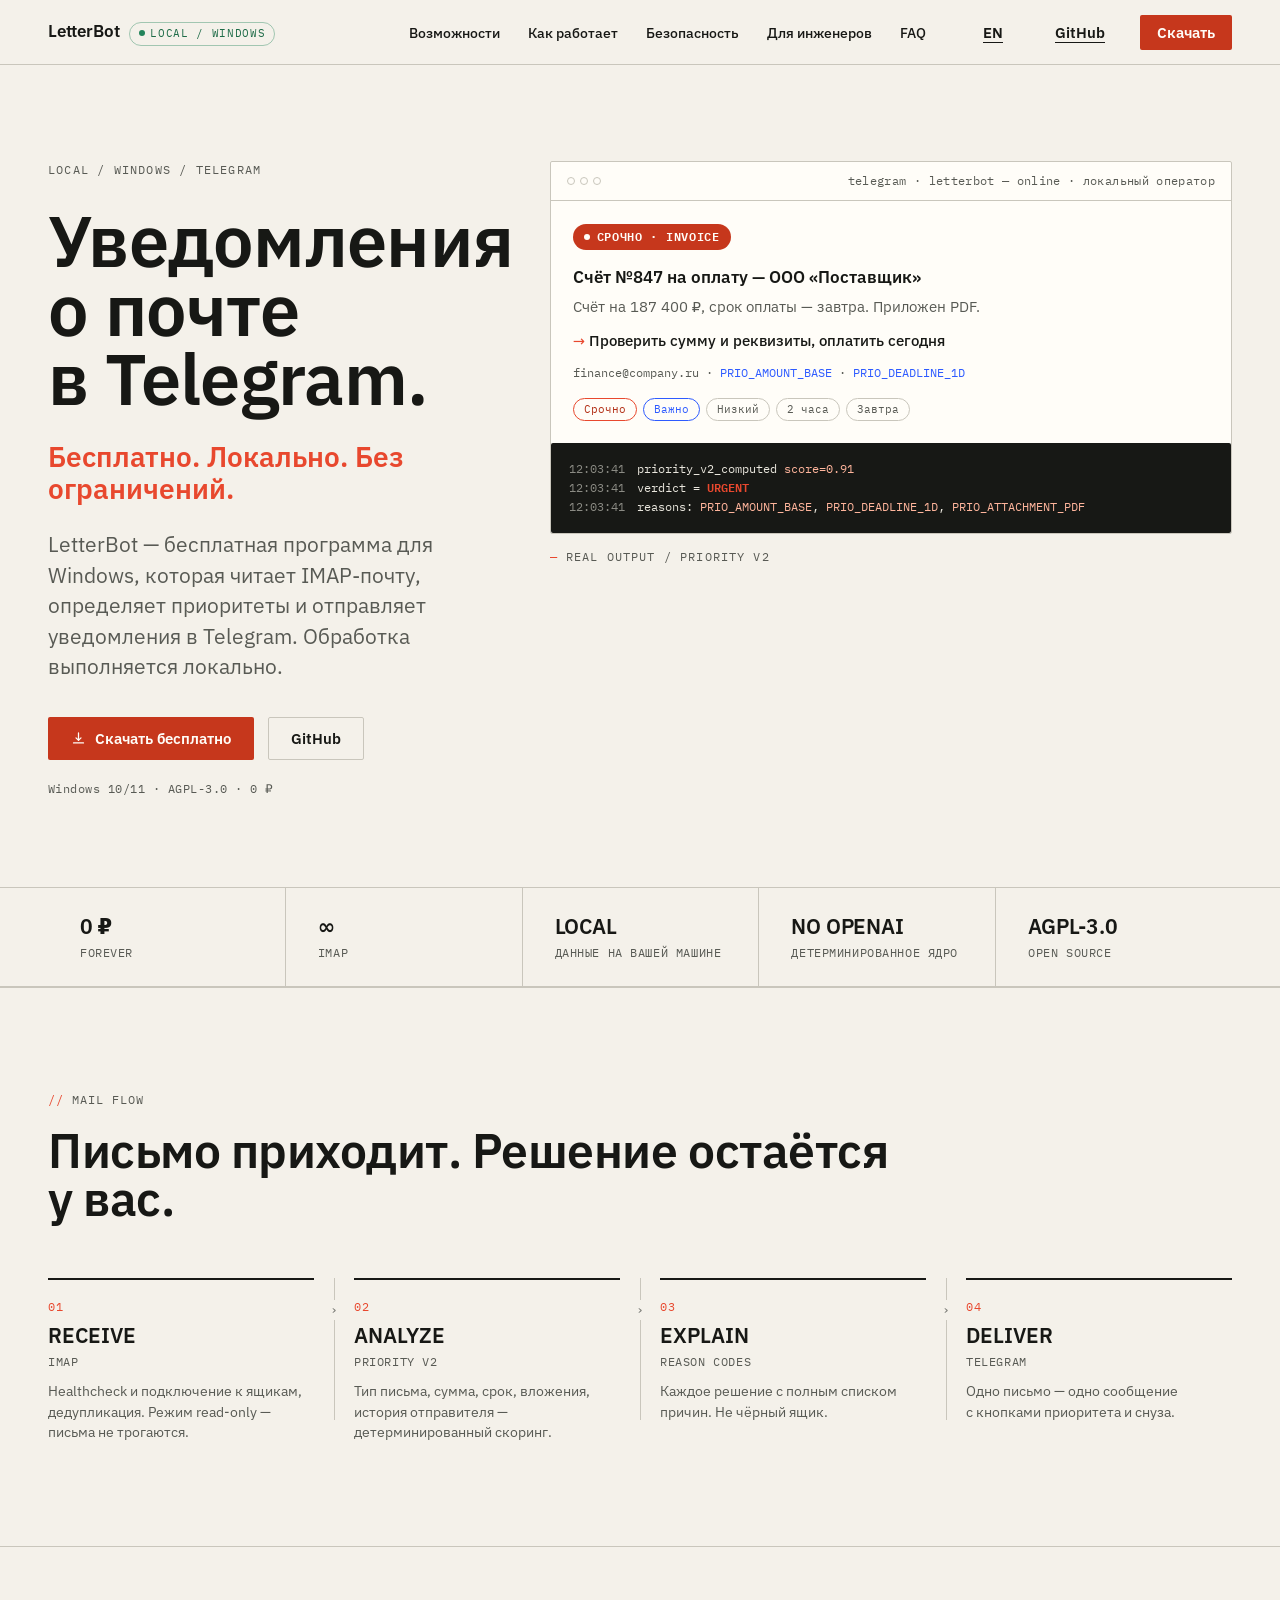
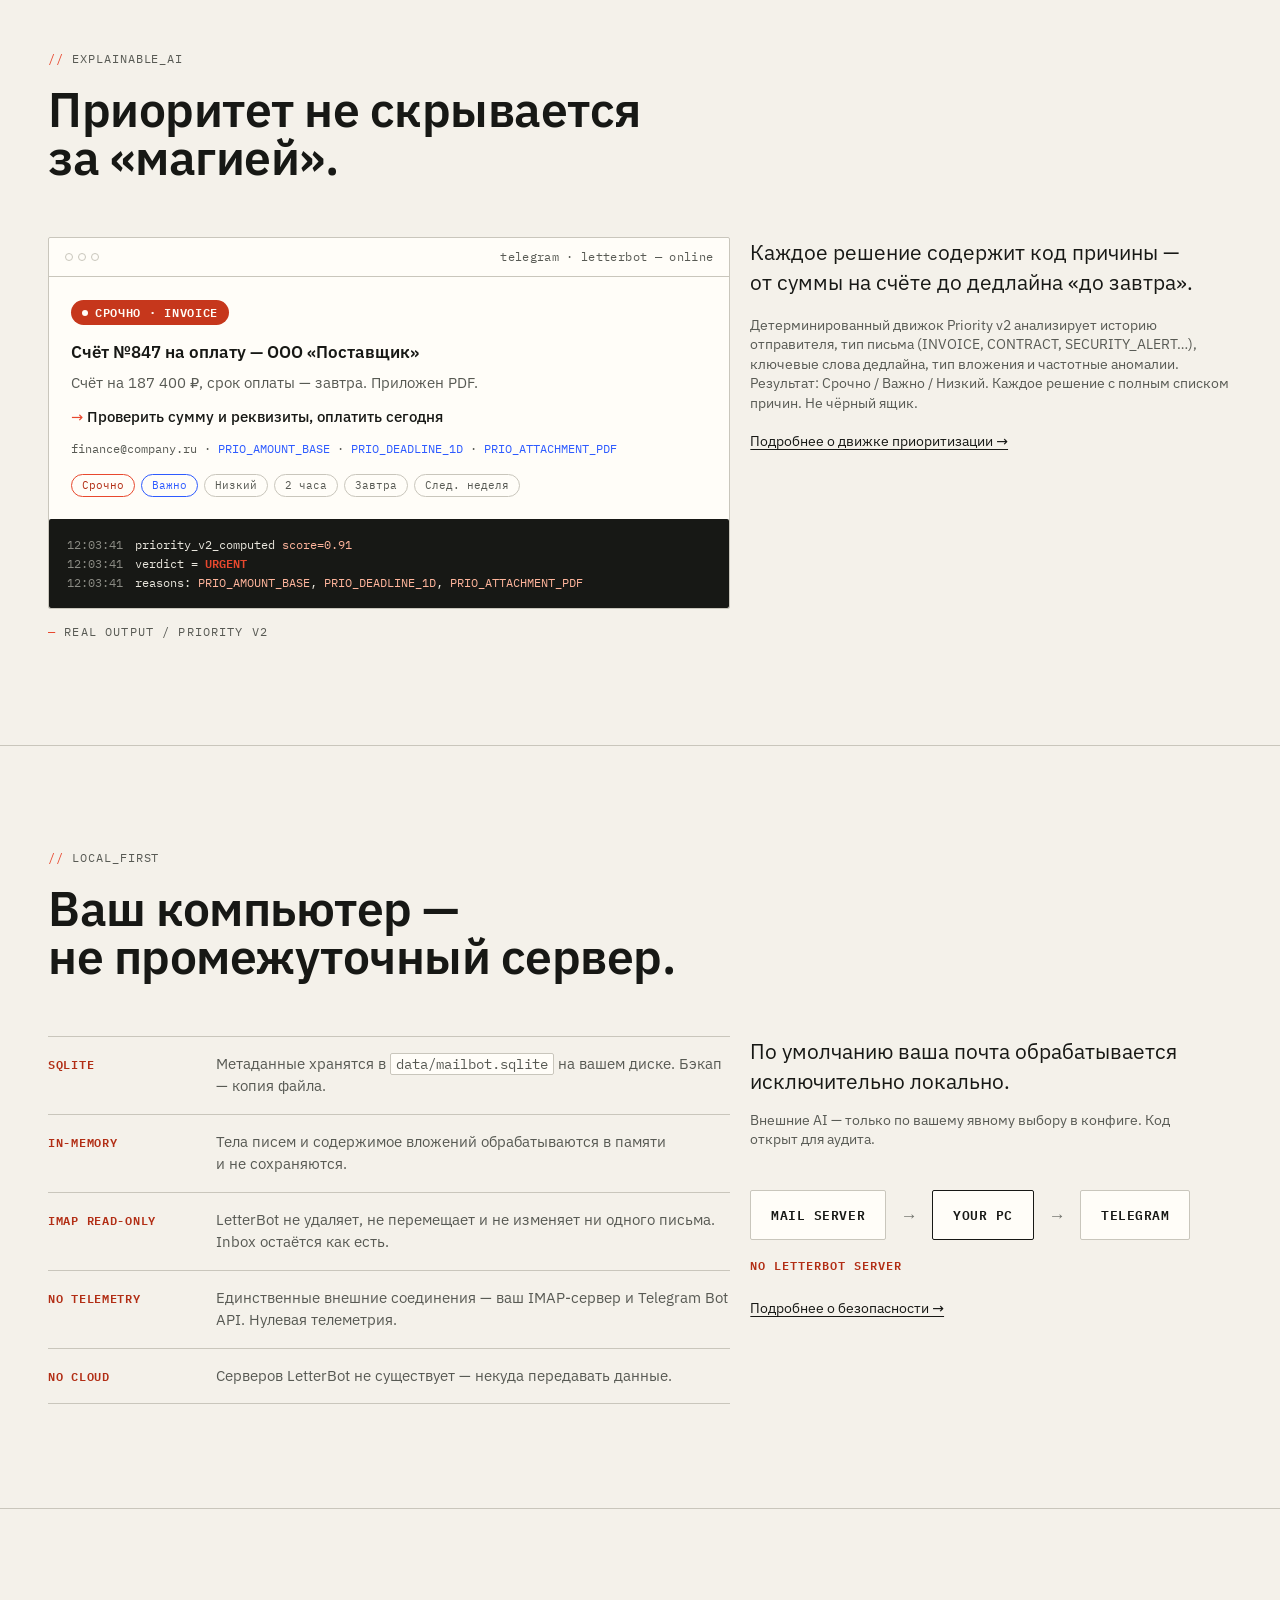
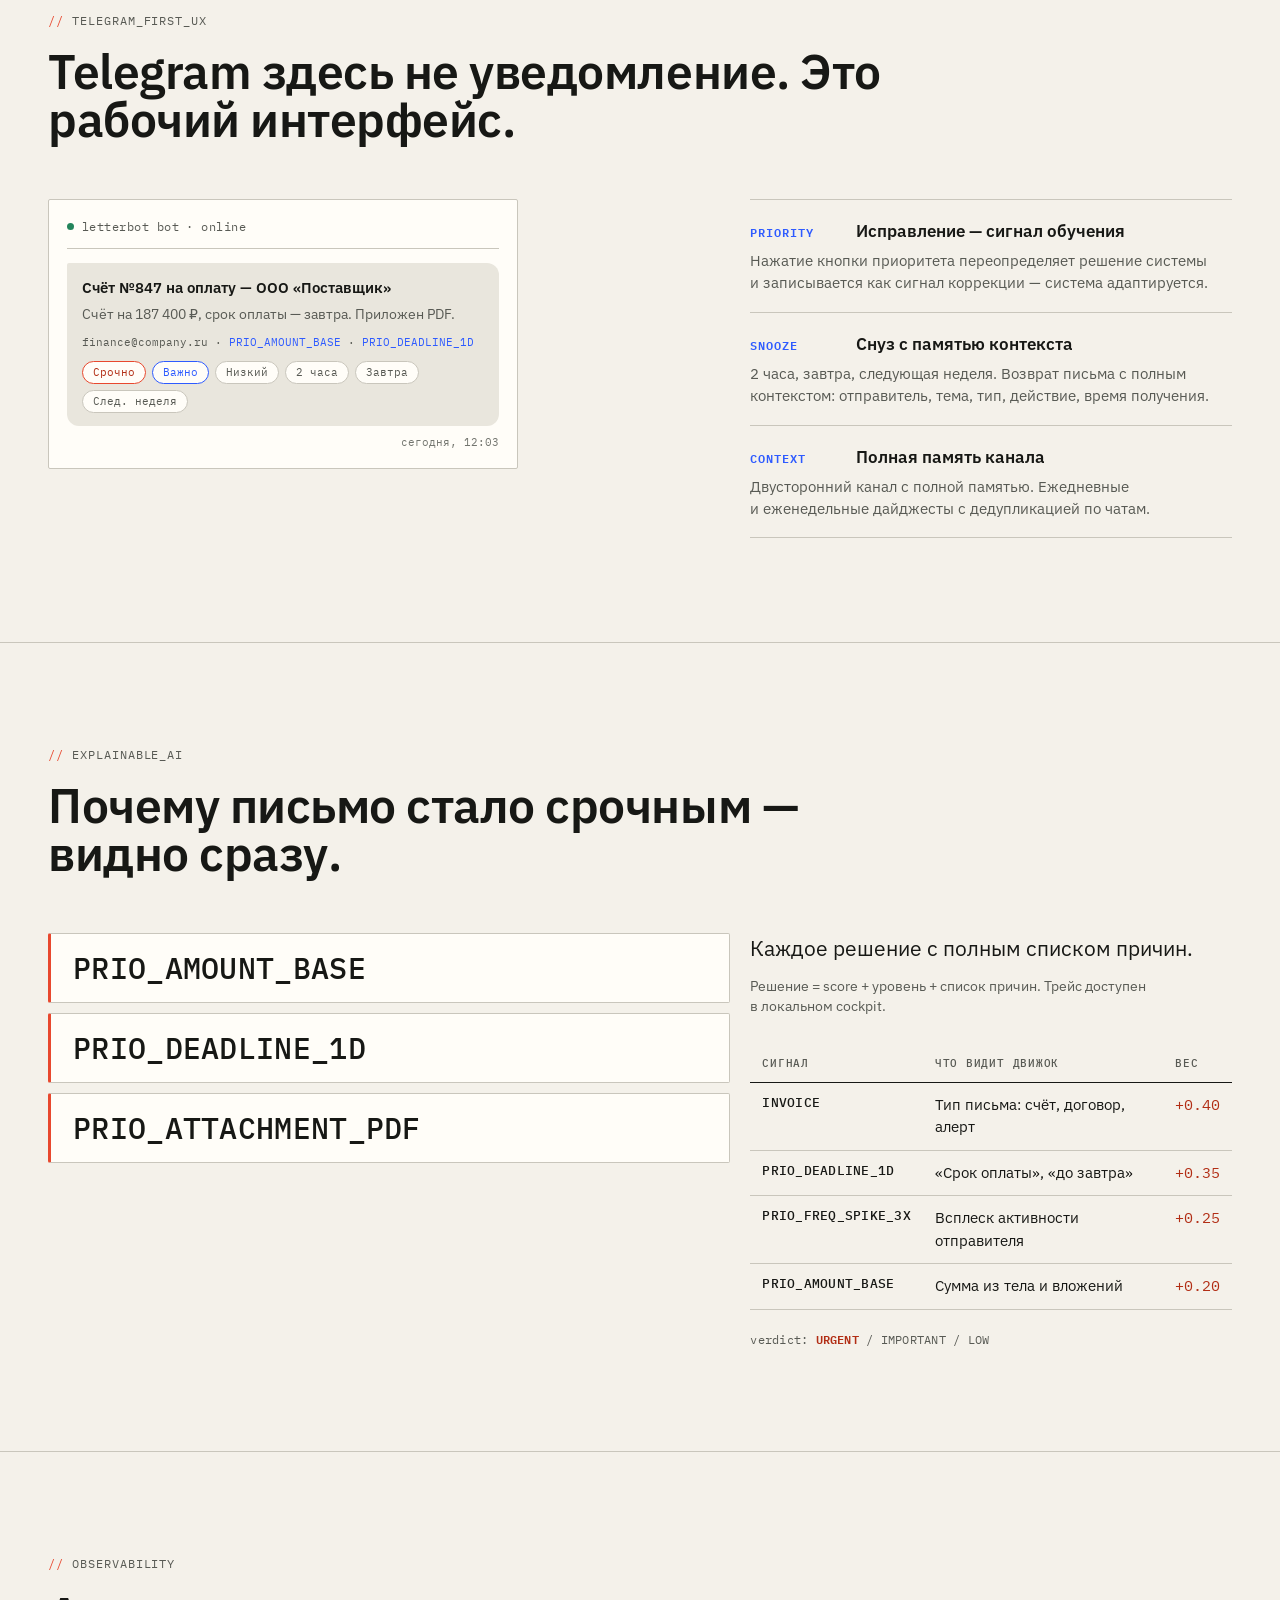
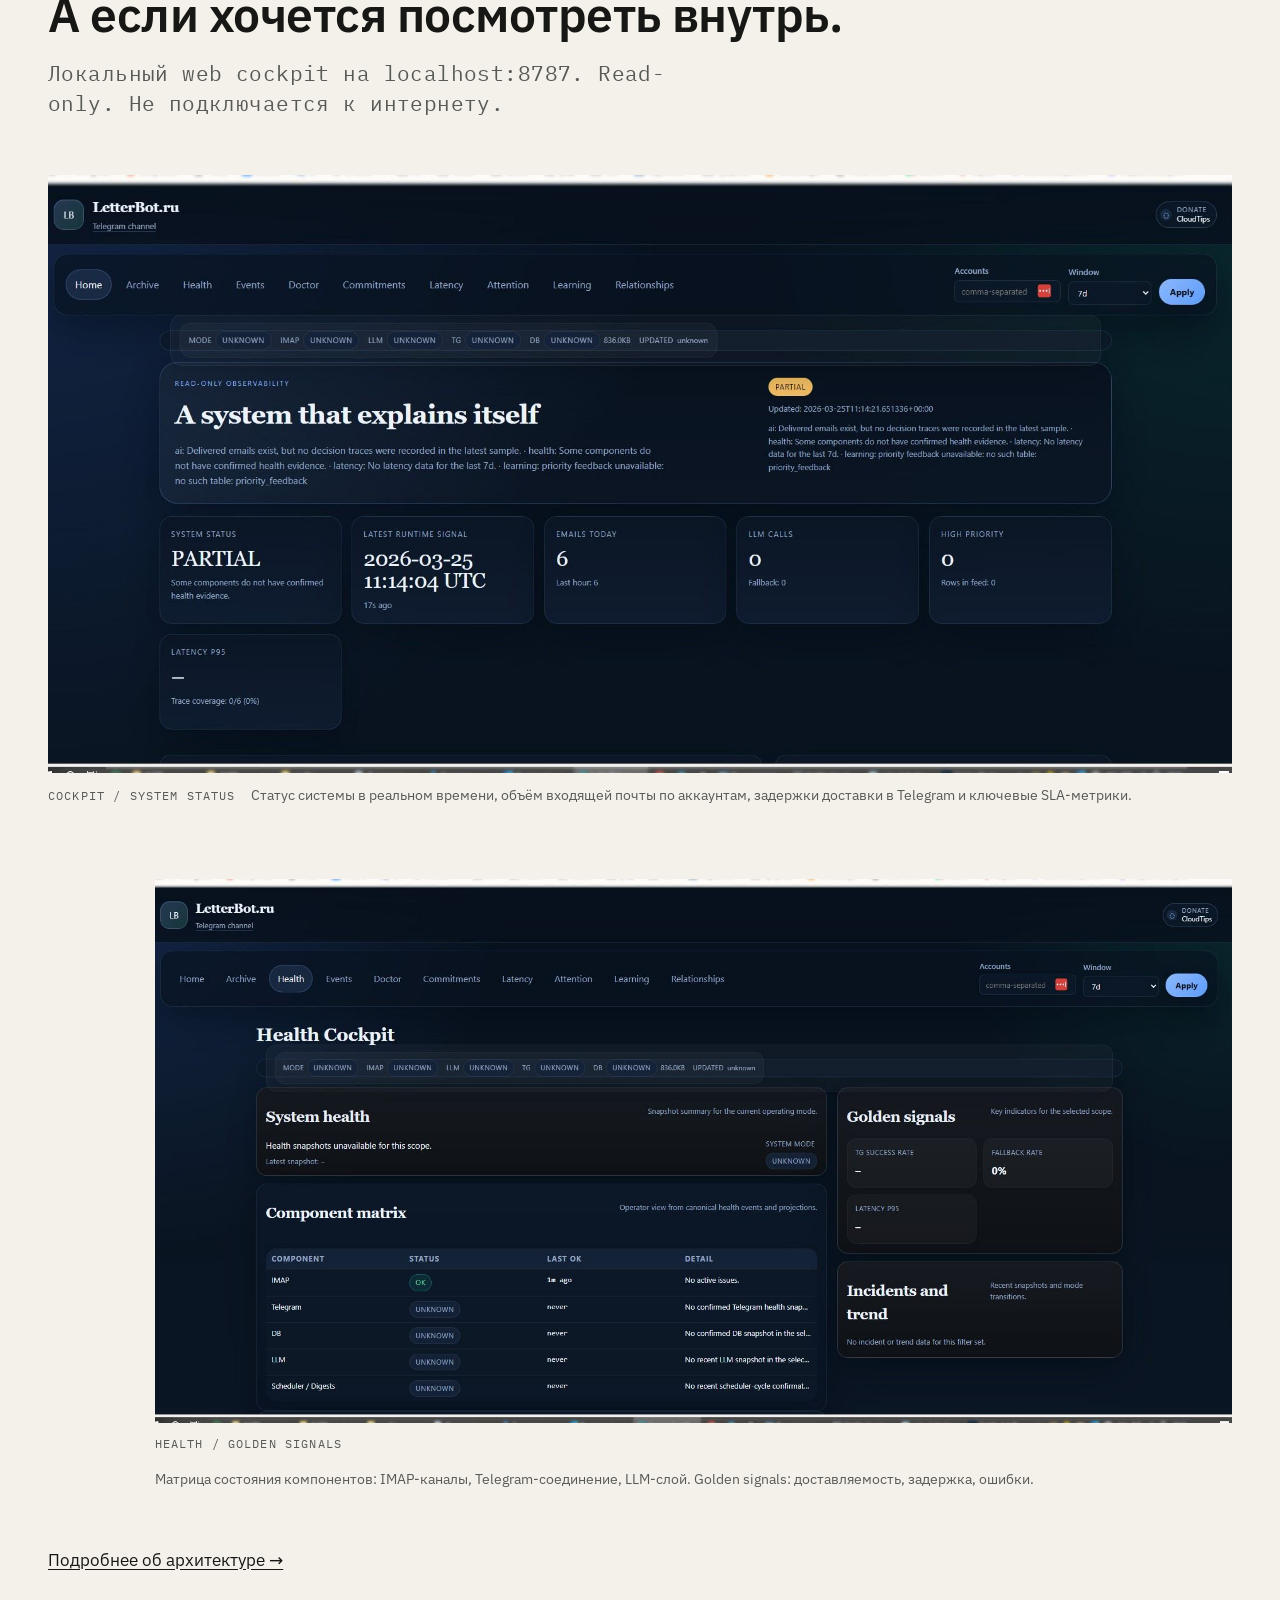
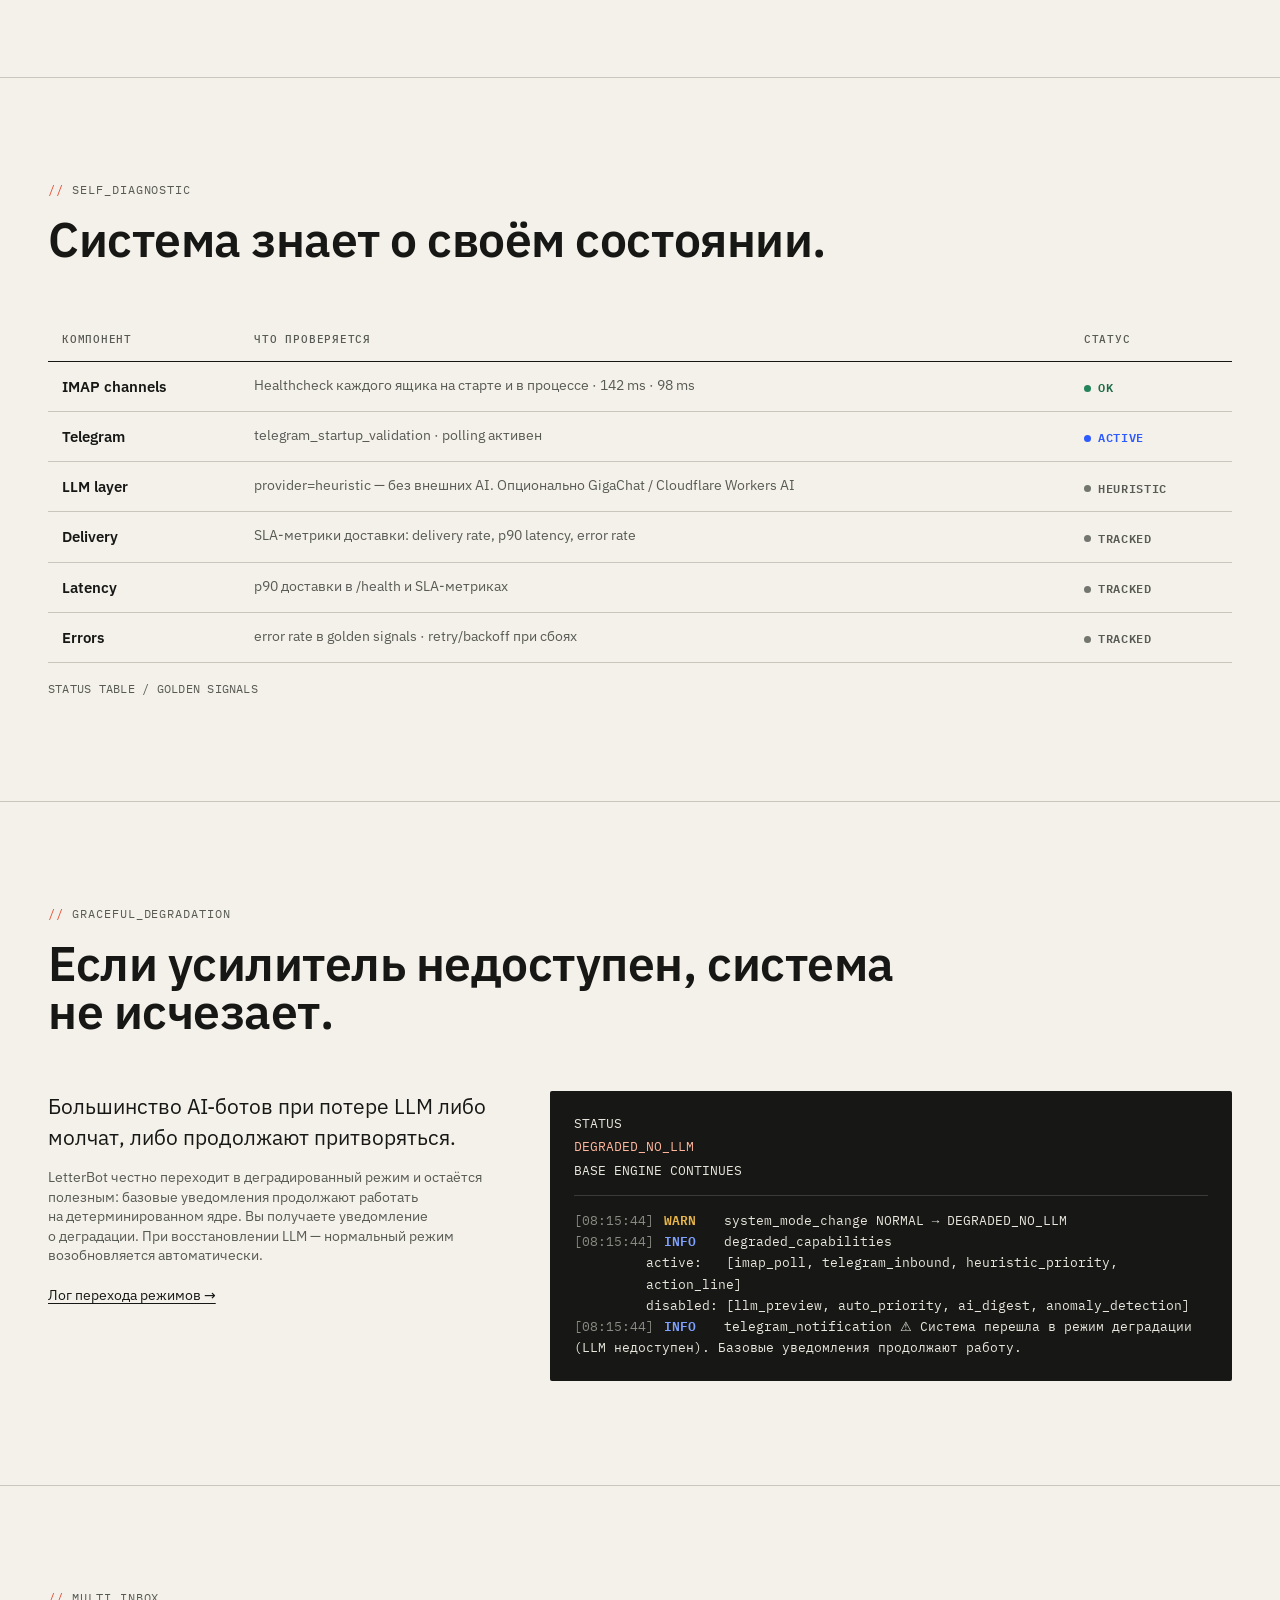
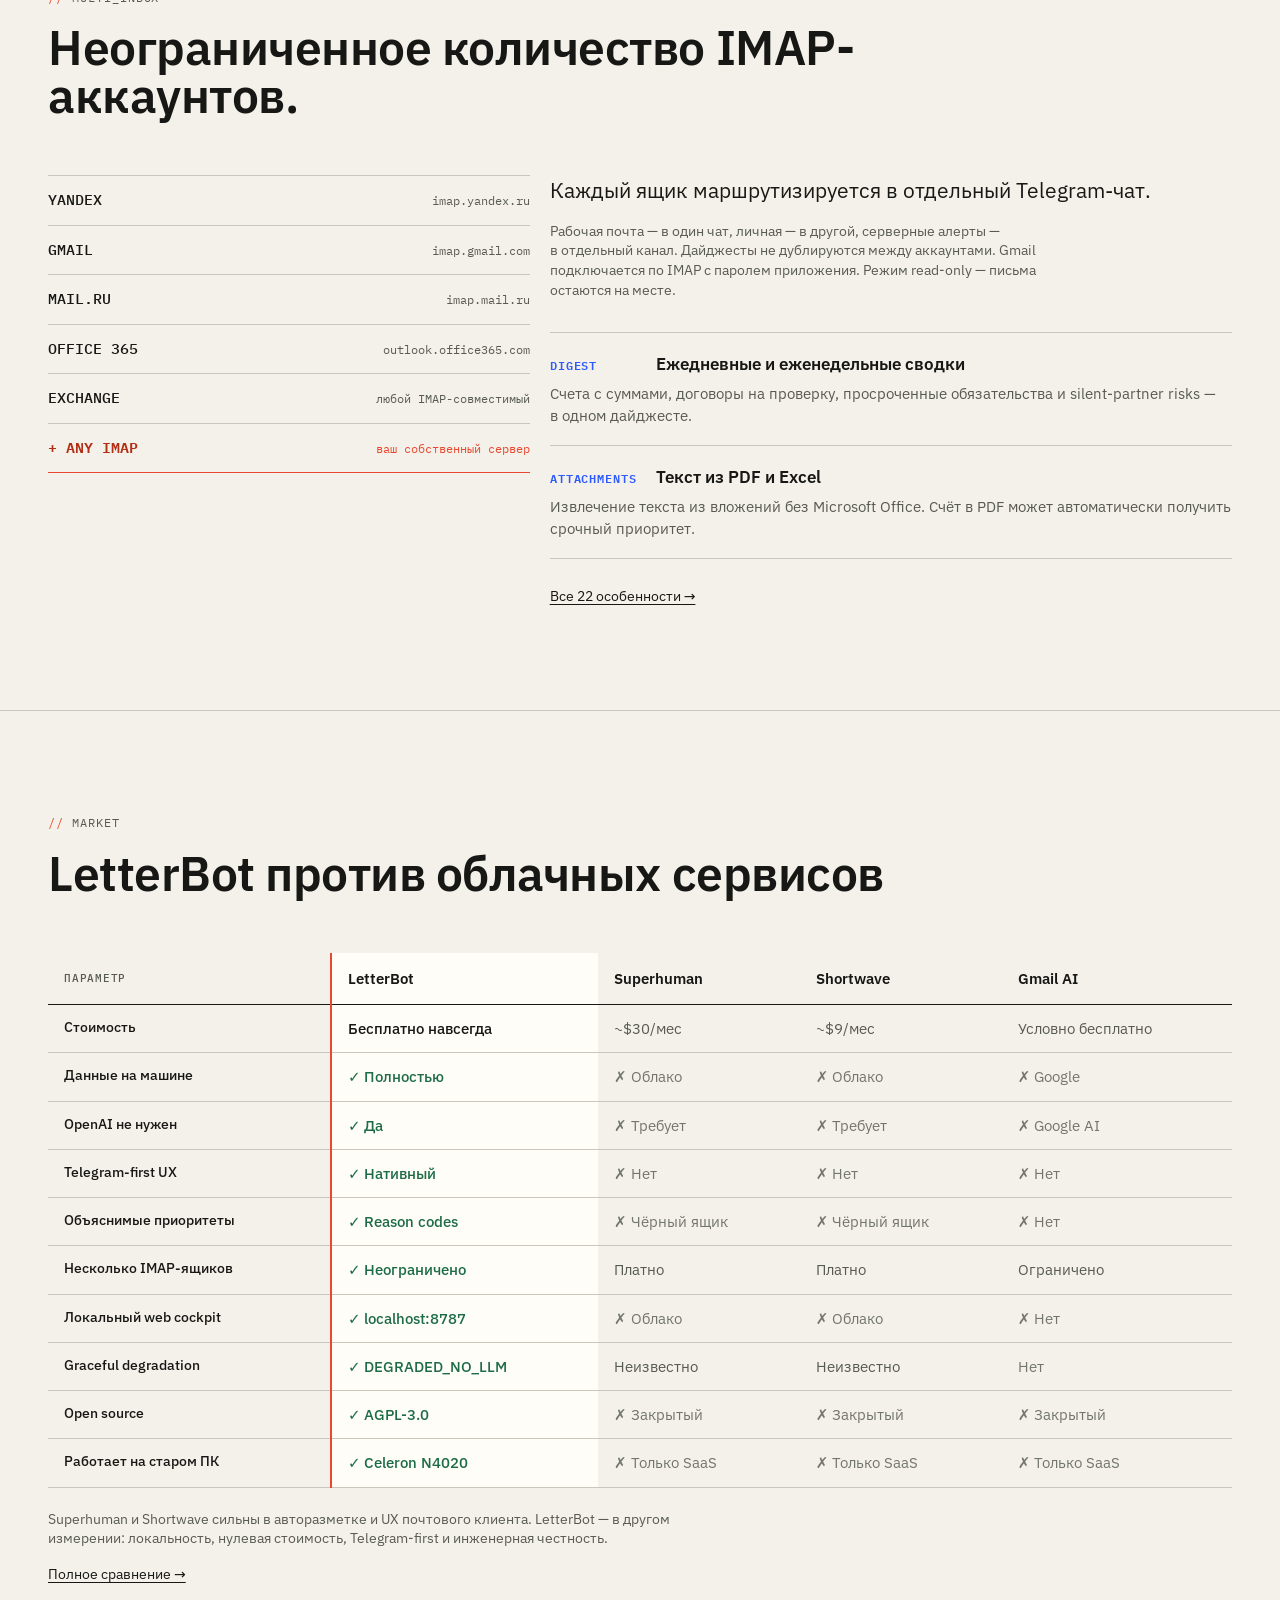
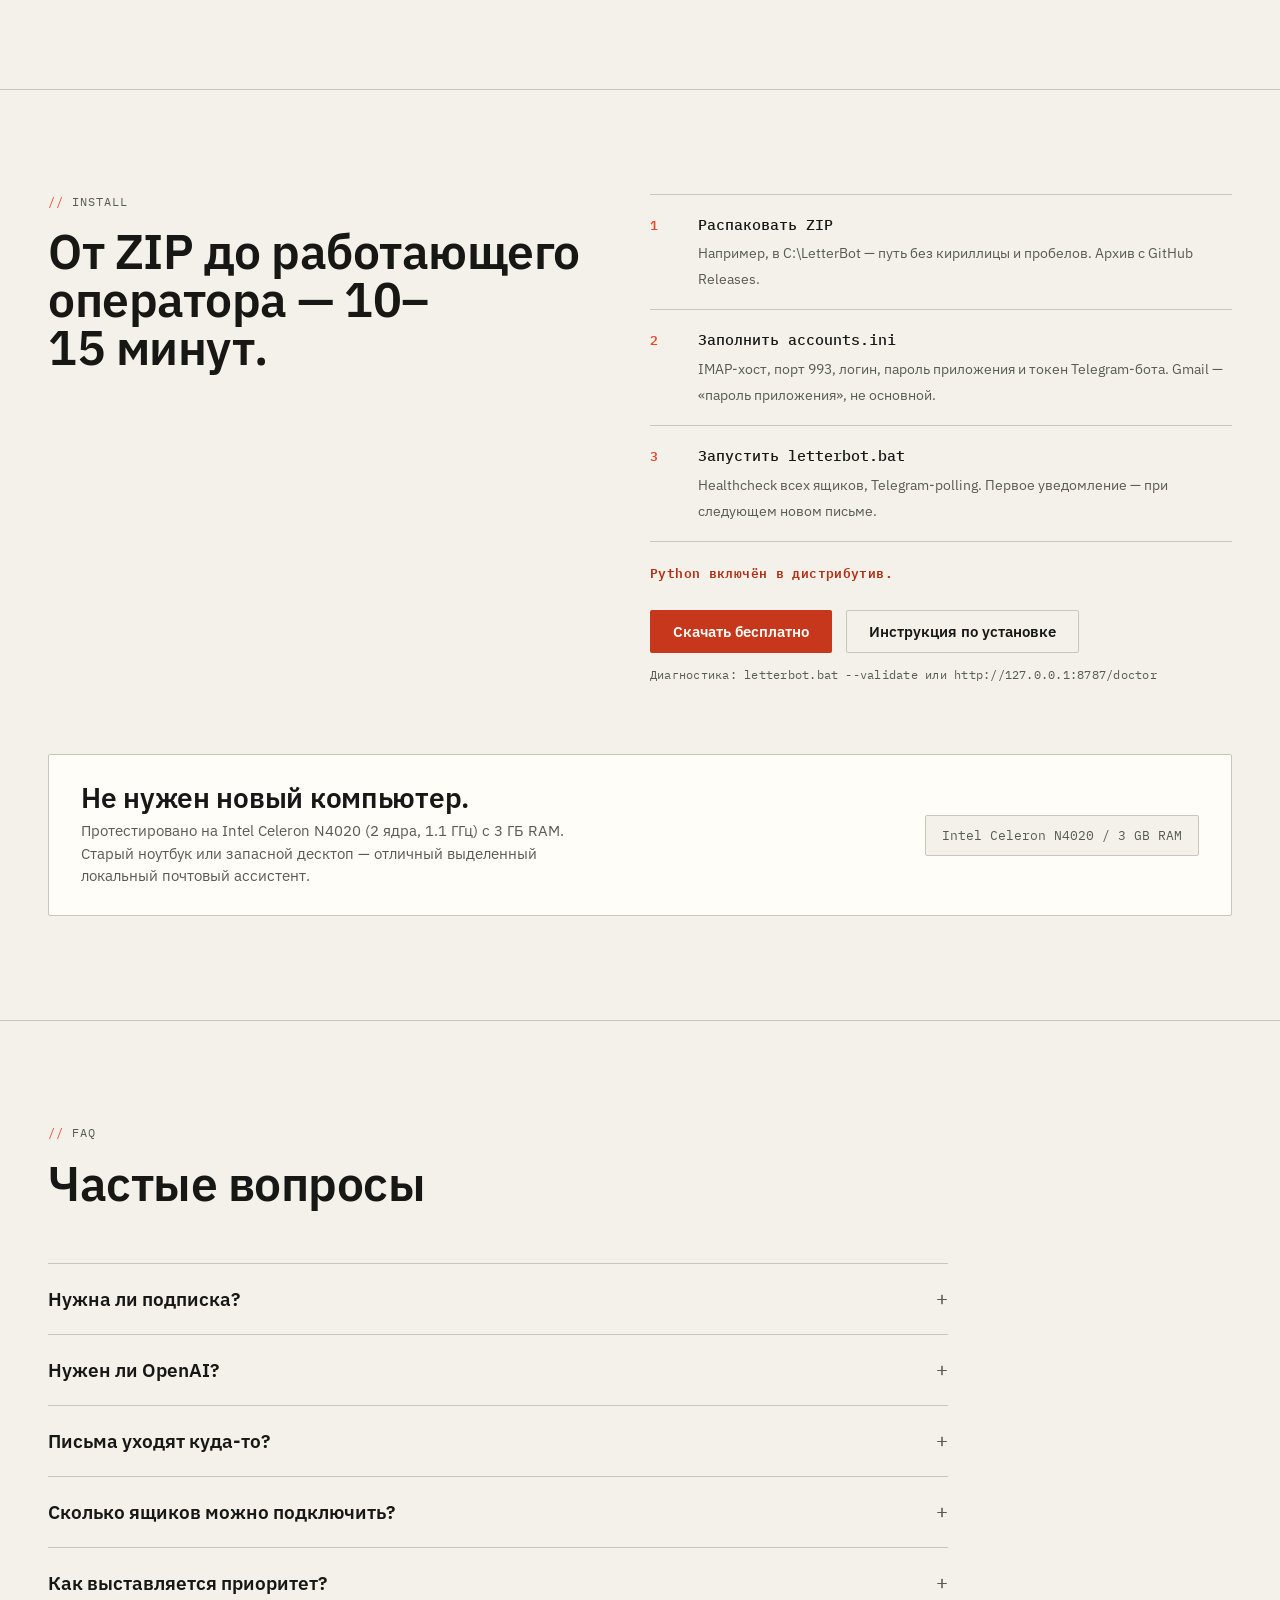
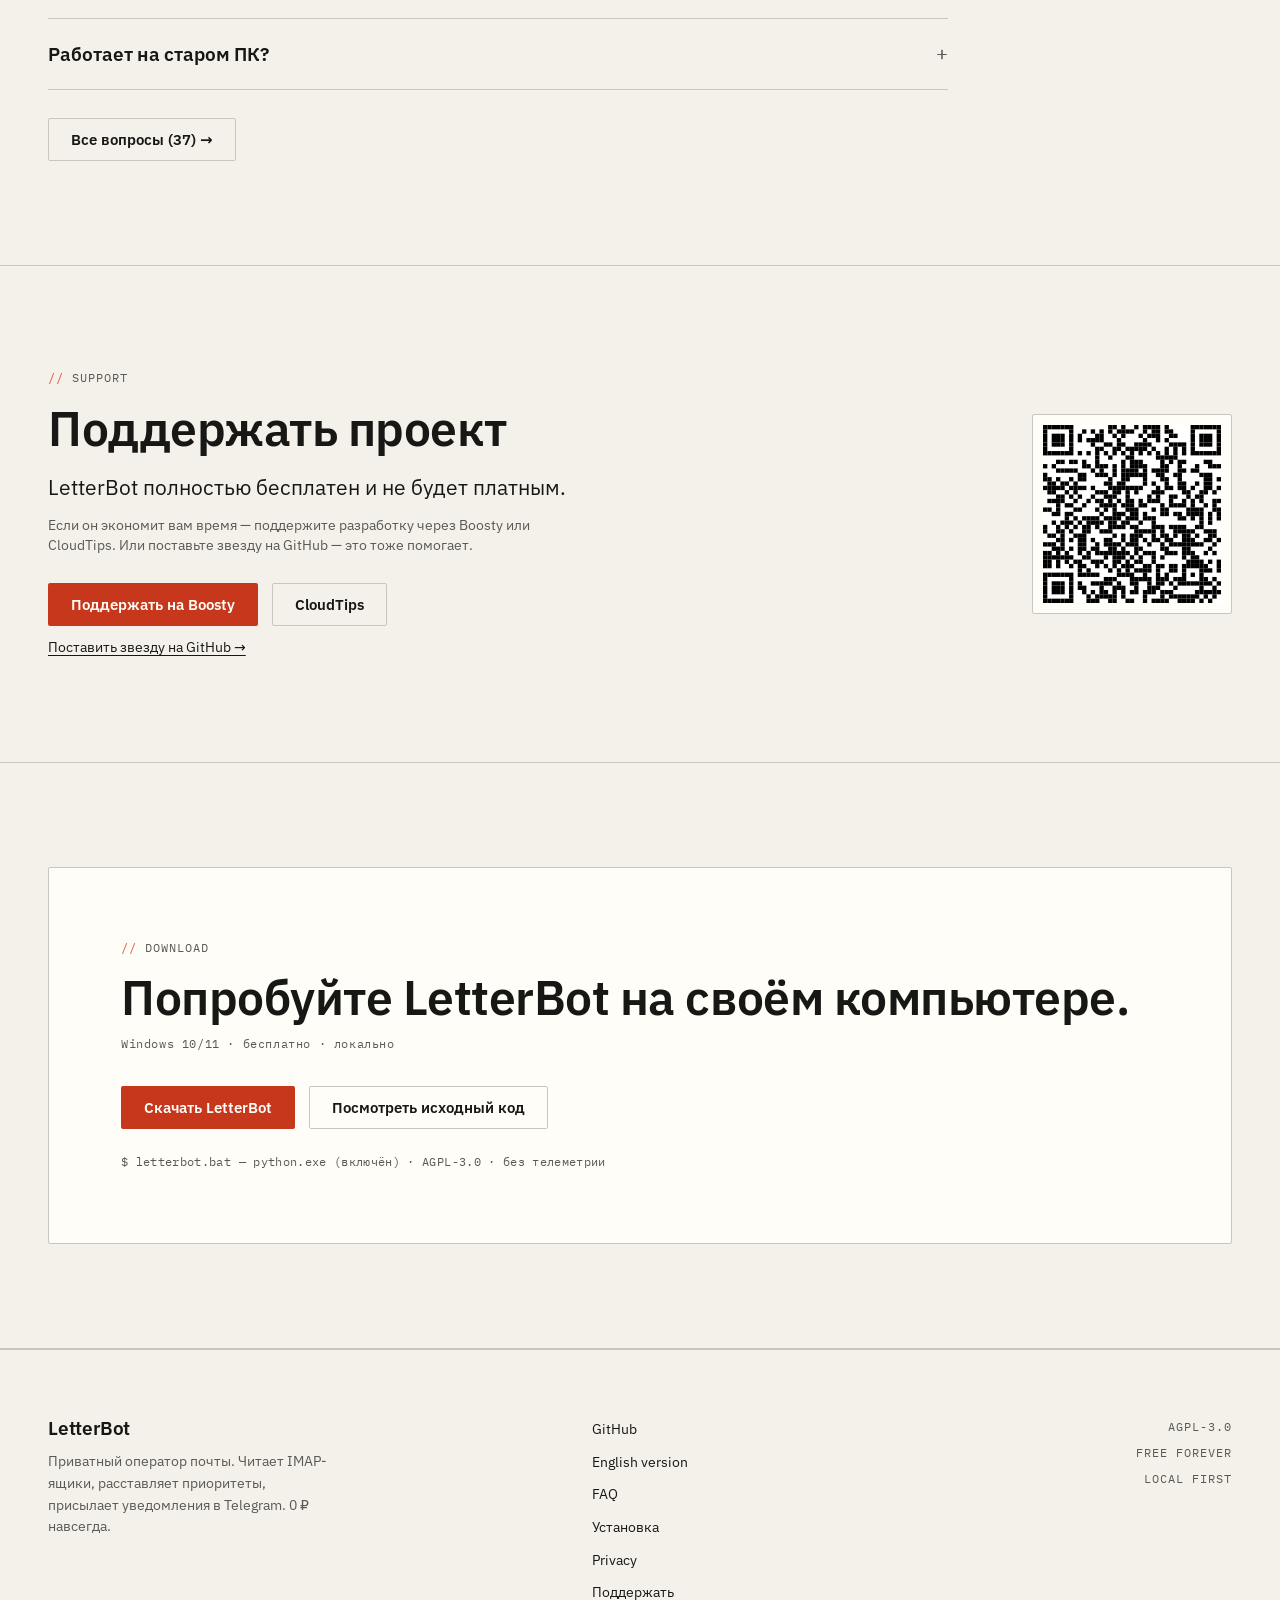
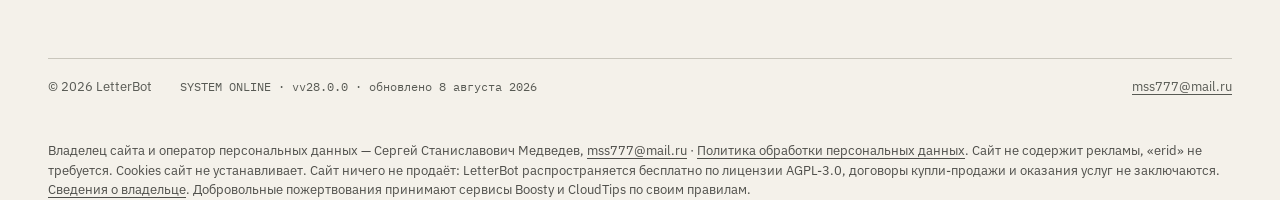
<file: index.html>
<!DOCTYPE html>
<html lang="ru">
<head>

  <meta charset="UTF-8">
  <meta name="viewport" content="width=device-width,initial-scale=1.0">
  <title>LetterBot — локальный почтовый помощник для Windows с уведомлениями в Telegram</title>
  <meta name="description" content="LetterBot — бесплатная программа для Windows: читает IMAP-почту локально, определяет приоритеты с reason codes и отправляет уведомления в Telegram. Без подписки, без облака, AGPL-3.0.">
  <meta name="keywords" content="LetterBot, почтовый помощник, IMAP, Telegram, бесплатная почта, без подписки, локальная почта, почтовые уведомления, Windows">
  <meta name="theme-color" content="#F4F1EA">
  <meta name="robots" content="index, follow">
  <meta name="author" content="LetterBot">
  <link rel="canonical" href="https://letterbot.ru/">

  <!-- Open Graph -->
  <meta property="og:title" content="LetterBot — локальный почтовый помощник для Windows с уведомлениями в Telegram">
  <meta property="og:description" content="Бесплатно. Локально. Без ограничений. Читает IMAP-ящики, определяет приоритеты, присылает уведомления в Telegram. Обработка выполняется локально.">
  <meta property="og:type" content="website">
  <meta property="og:url" content="https://letterbot.ru/">
  <meta property="og:image" content="https://letterbot.ru/assets/og.png">
  <meta property="og:locale" content="ru_RU">

  <!-- Twitter -->
  <meta name="twitter:card" content="summary_large_image">
  <meta name="twitter:title" content="LetterBot — локальный почтовый помощник для Windows">
  <meta name="twitter:description" content="Неограниченные IMAP-аккаунты, приоритеты с reason codes, уведомления в Telegram. Бесплатно, локально, без подписки.">
  <meta name="twitter:image" content="https://letterbot.ru/assets/og.png">

  <!-- Hreflang -->
  <link rel="alternate" hreflang="en" href="https://sergiothefirst.github.io/letterbot_site/">
  <link rel="alternate" hreflang="ru" href="https://letterbot.ru/">

  <!-- Favicons -->
  <link rel="icon" href="favicon.svg" type="image/svg+xml">
  <link rel="icon" type="image/png" href="/favicon.png">
  <link rel="manifest" href="site.webmanifest">

  <!-- Fonts: IBM Plex Sans / IBM Plex Mono (self-hosted, cyrillic) -->
  <link rel="preload" href="assets/fonts/plex/IBM_Plex_Sans-600-cyrillic.woff2" as="font" type="font/woff2" crossorigin>
  <link rel="preload" href="assets/fonts/plex/IBM_Plex_Sans-600-latin.woff2" as="font" type="font/woff2" crossorigin>
  <link rel="preload" href="assets/fonts/plex/IBM_Plex_Sans-400-cyrillic.woff2" as="font" type="font/woff2" crossorigin>
  <link rel="stylesheet" href="assets/fonts/plex/plex.css">
  <link rel="stylesheet" href="assets/lb.css">

  <!-- Config -->
  <script src="assets/config.js"></script>

  <!-- Structured Data -->
  <script type="application/ld+json">{
  "@context": "https://schema.org",
  "@graph": [
    {
      "@type": "Organization",
      "name": "LetterBot",
      "url": "https://letterbot.ru/",
      "logo": "https://letterbot.ru/assets/logo.svg",
      "sameAs": ["https://github.com/SergioTheFirst/letterbot"],
      "author": {"@type": "Person", "name": "Sergio", "url": "https://github.com/SergioTheFirst"}
    },
    {
      "@type": "WebSite",
      "name": "LetterBot",
      "url": "https://letterbot.ru",
      "searchAction": {
        "@type": "SearchAction",
        "target": "https://letterbot.ru/faq.html?q={search_term_string}"
      }
    },
    {
      "@type": "SoftwareApplication",
      "name": "LetterBot",
      "applicationCategory": "BusinessApplication",
      "operatingSystem": "Windows 10, Windows 11",
      "url": "https://letterbot.ru/",
      "downloadUrl": "https://github.com/SergioTheFirst/letterbot/releases/latest",
      "softwareVersion": "28.0.0",
      "datePublished": "2024-01-01",
      "dateModified": "2026-04-27",
      "author": {"@type": "Person", "name": "Sergio", "url": "https://github.com/SergioTheFirst"},
      "description": "LetterBot версия 28.0.0 — бесплатный (0 ₽) локальный почтовый помощник для Windows 10/11. Неограниченное количество IMAP-ящиков (Яндекс, Gmail, Mail.ru, любой). Приоритеты и Telegram-уведомления. Установка 10–15 минут. AGPL-3.0.",
      "offers": {"@type": "Offer", "price": "0", "priceCurrency": "RUB"},
      "speakable": {"@type": "SpeakableSpecification", "cssSelector": [".hero-lead", ".acc-body"]},
      "featureList": [
        "Бесплатно навсегда: 0 рублей",
        "Неограниченное количество IMAP-аккаунтов",
        "100% локально: данные на вашей машине",
        "Телеграм-уведомления с приоритетами",
        "Работает без OpenAI",
        "Без подписки и скрытых платежей",
        "Веб-панель на localhost:8787",
        "Открытый код AGPL-3.0"
      ]
    },
    {
      "@type": "HowTo",
      "name": "Как установить LetterBot",
      "description": "Пошаговая установка почтового помощника LetterBot на Windows 10 или Windows 11",
      "step": [
        {
          "@type": "HowToStep",
          "position": "1",
          "name": "Скачать",
          "text": "Скачать ZIP с GitHub Releases"
        },
        {
          "@type": "HowToStep",
          "position": "2",
          "name": "Распаковать",
          "text": "Распаковать архив и открыть папку"
        },
        {
          "@type": "HowToStep",
          "position": "3",
          "name": "Настроить",
          "text": "Заполнить accounts.ini с IMAP-данными и токеном Telegram"
        },
        {
          "@type": "HowToStep",
          "position": "4",
          "name": "Запустить",
          "text": "Запустить letterbot.bat — Python уже включён"
        }
      ]
    },
    {
      "@type": "FAQPage",
      "mainEntity": [
        {"@type": "Question", "name": "Что такое LetterBot?", "acceptedAnswer": {"@type": "Answer", "text": "LetterBot — бесплатная программа для Windows, которая читает почту с неограниченного числа IMAP-ящиков и отправляет умные уведомления в Telegram. Версия 28.0.0, апрель 2026."}},
        {"@type": "Question", "name": "Сколько стоит LetterBot?", "acceptedAnswer": {"@type": "Answer", "text": "Бесплатно навсегда. 0 рублей. Нет подписки, нет платных планов, нет скрытых платежей. AGPL-3.0 лицензия."}},
        {"@type": "Question", "name": "Сколько IMAP-аккаунтов можно подключить?", "acceptedAnswer": {"@type": "Answer", "text": "Неограниченное количество. Каждый ящик маршрутизируется в отдельный Telegram-чат. Дайджесты дедупликируются автоматически."}},
        {"@type": "Question", "name": "Какие почтовые сервисы поддерживаются?", "acceptedAnswer": {"@type": "Answer", "text": "Любой IMAP-совместимый: Яндекс.Почта, Gmail, Mail.ru, Exchange, Office 365, Outlook, FastMail, ProtonMail Bridge и другие."}},
        {"@type": "Question", "name": "Письма уходят в облако?", "acceptedAnswer": {"@type": "Answer", "text": "Нет. Обработка полностью локальная. SQLite-база хранится только на вашем диске. Никаких серверов LetterBot не существует."}},
        {"@type": "Question", "name": "Нужен ли OpenAI или ChatGPT?", "acceptedAnswer": {"@type": "Answer", "text": "Нет. LetterBot работает в детерминированном режиме без OpenAI. GigaChat и Cloudflare Workers AI — опциональные усилители для улучшения анализа."}},
        {"@type": "Question", "name": "Сколько времени занимает установка?", "acceptedAnswer": {"@type": "Answer", "text": "10–15 минут. Python уже включён в дистрибутив. Распаковать ZIP, заполнить accounts.ini, запустить letterbot.bat."}},
        {"@type": "Question", "name": "Работает ли на старом компьютере?", "acceptedAnswer": {"@type": "Answer", "text": "Да. Протестировано на Intel Celeron N4020 (2 ядра, 1.1 ГГц) с 3 ГБ RAM. Старый ноутбук идеален для постоянной работы LetterBot."}},
        {"@type": "Question", "name": "Есть ли веб-интерфейс?", "acceptedAnswer": {"@type": "Answer", "text": "Да. Read-only панель на http://127.0.0.1:8787 с дашбордом, архивом писем, трейсом решений, здоровьем каналов и SLA-метриками."}},
        {"@type": "Question", "name": "Что если LLM недоступен?", "acceptedAnswer": {"@type": "Answer", "text": "Система переходит в DEGRADED_NO_LLM режим и продолжает работать на детерминированном ядре. Вы получаете уведомление в Telegram."}},
        {"@type": "Question", "name": "Лицензия и исходный код?", "acceptedAnswer": {"@type": "Answer", "text": "AGPL-3.0. Полностью открытый код на GitHub."}},
        {"@type": "Question", "name": "Как получить помощь?", "acceptedAnswer": {"@type": "Answer", "text": "GitHub Issues, Telegram-канал (@letterbot) или email mss777@mail.ru. Для полного FAQ из 37 вопросов посетите /faq.html."}}
      ]
    }
  ]
}</script>
</head>
<body>
  <a class="skip-link" href="#main">Перейти к содержимому</a>

  <header class="site-header">
    <div class="wrap header-inner">
      <a class="logo" href="index.html" aria-label="LetterBot — на главную">
        <span class="logo-name">LetterBot</span>
        <span class="logo-status"><span class="dot pulse" aria-hidden="true"></span>LOCAL / WINDOWS</span>
      </a>

      <nav class="site-nav" id="site-nav" aria-label="Основная навигация">
        <ul>
          <li><a href="vozmozhnosti.html">Возможности</a></li>
          <li><a href="#flow">Как работает</a></li>
          <li><a href="#local">Безопасность</a></li>
          <li><a href="dlya-inzhenerov.html">Для инженеров</a></li>
          <li><a href="#faq">FAQ</a></li>
        </ul>
      </nav>

      <div class="header-actions">
        <a class="btn btn-ghost" href="#" data-lb-en title="English version">EN</a>
        <a class="btn btn-ghost" href="#" data-lb-github>GitHub</a>
        <a class="btn btn-primary ghost-mobile-hidden" href="#" data-lb-releases>Скачать</a>
        <button class="nav-burger" id="nav-burger" aria-expanded="false" aria-controls="site-nav" aria-label="Открыть меню">
          <span></span><span></span><span></span>
        </button>
      </div>
    </div>
  </header>

  <main id="main">

    <!-- ═══ HERO ═══ -->
    <section class="hero">
      <div class="wrap">
        <div class="hero-inner row">
          <div class="col-5">
            <p class="hero-line">LOCAL / WINDOWS / TELEGRAM</p>
            <h1>Уведомления о&nbsp;почте в&nbsp;Telegram.</h1>
            <p class="hero-sub">Бесплатно. Локально. Без ограничений.</p>
            <p class="hero-lead">LetterBot — бесплатная программа для Windows, которая читает IMAP-почту, определяет приоритеты и&nbsp;отправляет уведомления в&nbsp;Telegram. Обработка выполняется локально.</p>
            <div class="hero-actions">
              <a class="btn btn-primary" href="#" data-lb-releases>
                <svg class="ico" viewBox="0 0 24 24" fill="none" aria-hidden="true"><path d="M12 3v12m0 0 4-4m-4 4-4-4M4 19h16" stroke="currentColor" stroke-width="2" stroke-linecap="round" stroke-linejoin="round"/></svg>
                Скачать бесплатно
              </a>
              <a class="btn btn-outline" href="#" data-lb-github>GitHub</a>
            </div>
            <p class="hero-meta">Windows 10/11 · AGPL-3.0 · 0 ₽</p>
          </div>

          <div class="col-7">
            <div class="artifact">
              <div class="artifact-head">
                <span class="artifact-dots" aria-hidden="true"><i></i><i></i><i></i></span>
                <span>telegram · letterbot — online · локальный оператор</span>
              </div>
              <div class="artifact-body">
                <p class="pm"><span class="dot" aria-hidden="true"></span>СРОЧНО · INVOICE</p>
                <p class="artifact-title" style="margin-top:14px">Счёт №847 на&nbsp;оплату — ООО «Поставщик»</p>
                <p class="artifact-text" style="margin-top:6px">Счёт на&nbsp;187&nbsp;400&nbsp;₽, срок оплаты — завтра. Приложен PDF.</p>
                <p class="artifact-action">Проверить сумму и&nbsp;реквизиты, оплатить сегодня</p>
                <p class="artifact-codes">finance@company.ru · <span class="rc">PRIO_AMOUNT_BASE</span> · <span class="rc">PRIO_DEADLINE_1D</span></p>
                <div class="artifact-buttons" aria-hidden="true">
                  <span class="abtn is-red">Срочно</span>
                  <span class="abtn is-blue">Важно</span>
                  <span class="abtn">Низкий</span>
                  <span class="abtn">2 часа</span>
                  <span class="abtn">Завтра</span>
                </div>
              </div>
              <pre class="log"><span class="t">12:03:41</span>priority_v2_computed <span class="hl">score=0.91</span>
<span class="t">12:03:41</span>verdict = <span class="hl b">URGENT</span>
<span class="t">12:03:41</span>reasons: <span class="hl">PRIO_AMOUNT_BASE</span>, <span class="hl">PRIO_DEADLINE_1D</span>, <span class="hl">PRIO_ATTACHMENT_PDF</span></pre>
            </div>
            <p class="artifact-caption">REAL OUTPUT / PRIORITY V2</p>
          </div>
        </div>
      </div>
    </section>

    <!-- ═══ STATUS STRIP ═══ -->
    <section class="status-strip" aria-label="Ключевые факты">
      <div class="wrap">
        <div class="status-strip-inner">
          <div class="fact">
            <div class="f-value">0&nbsp;₽</div>
            <div class="f-label">forever</div>
          </div>
          <div class="fact">
            <div class="f-value">∞</div>
            <div class="f-label">IMAP</div>
          </div>
          <div class="fact">
            <div class="f-value">LOCAL</div>
            <div class="f-label">данные на вашей машине</div>
          </div>
          <div class="fact">
            <div class="f-value">NO OPENAI</div>
            <div class="f-label">детерминированное ядро</div>
          </div>
          <div class="fact">
            <div class="f-value">AGPL-3.0</div>
            <div class="f-label">open source</div>
          </div>
        </div>
      </div>
    </section>

    <!-- ═══ FLOW: ПИСЬМО ═══ -->
    <section class="section" id="flow">
      <div class="wrap">
        <div class="section-head">
          <span class="eyebrow">MAIL FLOW</span>
          <h2>Письмо приходит. Решение остаётся у&nbsp;вас.</h2>
        </div>
        <div class="flow">
          <div class="flow-step">
            <span class="flow-index">01</span>
            <div class="flow-name">RECEIVE</div>
            <div class="flow-sub">IMAP</div>
            <p class="flow-desc">Healthcheck и&nbsp;подключение к&nbsp;ящикам, дедупликация. Режим read-only — письма не&nbsp;трогаются.</p>
          </div>
          <div class="flow-conn" aria-hidden="true"><span>›</span></div>
          <div class="flow-step">
            <span class="flow-index">02</span>
            <div class="flow-name">ANALYZE</div>
            <div class="flow-sub">Priority v2</div>
            <p class="flow-desc">Тип письма, сумма, срок, вложения, история отправителя — детерминированный скоринг.</p>
          </div>
          <div class="flow-conn" aria-hidden="true"><span>›</span></div>
          <div class="flow-step">
            <span class="flow-index">03</span>
            <div class="flow-name">EXPLAIN</div>
            <div class="flow-sub">Reason codes</div>
            <p class="flow-desc">Каждое решение с&nbsp;полным списком причин. Не&nbsp;чёрный ящик.</p>
          </div>
          <div class="flow-conn" aria-hidden="true"><span>›</span></div>
          <div class="flow-step">
            <span class="flow-index">04</span>
            <div class="flow-name">DELIVER</div>
            <div class="flow-sub">Telegram</div>
            <p class="flow-desc">Одно письмо — одно сообщение с&nbsp;кнопками приоритета и&nbsp;снуза.</p>
          </div>
        </div>
      </div>
    </section>

    <!-- ═══ REAL TELEGRAM OUTPUT ═══ -->
    <section class="section" id="tg-output">
      <div class="wrap">
        <div class="section-head">
          <span class="eyebrow">EXPLAINABLE_AI</span>
          <h2>Приоритет не&nbsp;скрывается за&nbsp;«магией».</h2>
        </div>
        <div class="row">
          <div class="col-7">
            <div class="artifact reveal">
              <div class="artifact-head">
                <span class="artifact-dots" aria-hidden="true"><i></i><i></i><i></i></span>
                <span>telegram · letterbot — online</span>
              </div>
              <div class="artifact-body">
                <p class="pm"><span class="dot" aria-hidden="true"></span>СРОЧНО · INVOICE</p>
                <p class="artifact-title" style="margin-top:14px">Счёт №847 на&nbsp;оплату — ООО «Поставщик»</p>
                <p class="artifact-text" style="margin-top:6px">Счёт на&nbsp;187&nbsp;400&nbsp;₽, срок оплаты — завтра. Приложен PDF.</p>
                <p class="artifact-action">Проверить сумму и&nbsp;реквизиты, оплатить сегодня</p>
                <p class="artifact-codes">finance@company.ru · <span class="rc">PRIO_AMOUNT_BASE</span> · <span class="rc">PRIO_DEADLINE_1D</span> · <span class="rc">PRIO_ATTACHMENT_PDF</span></p>
                <div class="artifact-buttons" aria-hidden="true">
                  <span class="abtn is-red">Срочно</span>
                  <span class="abtn is-blue">Важно</span>
                  <span class="abtn">Низкий</span>
                  <span class="abtn">2 часа</span>
                  <span class="abtn">Завтра</span>
                  <span class="abtn">След. неделя</span>
                </div>
              </div>
              <pre class="log"><span class="t">12:03:41</span>priority_v2_computed <span class="hl">score=0.91</span>
<span class="t">12:03:41</span>verdict = <span class="hl b">URGENT</span>
<span class="t">12:03:41</span>reasons: <span class="hl">PRIO_AMOUNT_BASE</span>, <span class="hl">PRIO_DEADLINE_1D</span>, <span class="hl">PRIO_ATTACHMENT_PDF</span></pre>
            </div>
            <p class="artifact-caption">REAL OUTPUT / PRIORITY V2</p>
          </div>
          <div class="col-5">
            <p class="lead">Каждое решение содержит код причины — от&nbsp;суммы на&nbsp;счёте до&nbsp;дедлайна «до&nbsp;завтра».</p>
            <p class="small" style="margin-top:18px;color:var(--gray-ink);max-width:480px">Детерминированный движок Priority v2 анализирует историю отправителя, тип письма (INVOICE, CONTRACT, SECURITY_ALERT…), ключевые слова дедлайна, тип вложения и&nbsp;частотные аномалии. Результат: Срочно / Важно / Низкий. Каждое решение с&nbsp;полным списком причин. Не&nbsp;чёрный ящик.</p>
            <p class="small" style="margin-top:18px"><a href="dlya-inzhenerov.html">Подробнее о&nbsp;движке приоритизации →</a></p>
          </div>
        </div>
      </div>
    </section>

    <!-- ═══ LOCAL ═══ -->
    <section class="section" id="local">
      <div class="wrap">
        <div class="section-head">
          <span class="eyebrow">LOCAL_FIRST</span>
          <h2>Ваш компьютер — не&nbsp;промежуточный сервер.</h2>
        </div>
        <div class="row">
          <div class="col-7">
            <ul class="fact-list">
              <li>
                <span class="fl-key">SQLITE</span>
                <span class="fl-text">Метаданные хранятся в&nbsp;<code>data/mailbot.sqlite</code> на&nbsp;вашем диске. Бэкап — копия файла.</span>
              </li>
              <li>
                <span class="fl-key">IN-MEMORY</span>
                <span class="fl-text">Тела писем и&nbsp;содержимое вложений обрабатываются в&nbsp;памяти и&nbsp;не&nbsp;сохраняются.</span>
              </li>
              <li>
                <span class="fl-key">IMAP READ-ONLY</span>
                <span class="fl-text">LetterBot не&nbsp;удаляет, не&nbsp;перемещает и&nbsp;не&nbsp;изменяет ни&nbsp;одного письма. Inbox остаётся как есть.</span>
              </li>
              <li>
                <span class="fl-key">NO TELEMETRY</span>
                <span class="fl-text">Единственные внешние соединения — ваш IMAP-сервер и&nbsp;Telegram Bot API. Нулевая телеметрия.</span>
              </li>
              <li>
                <span class="fl-key">NO CLOUD</span>
                <span class="fl-text">Серверов LetterBot не&nbsp;существует — некуда передавать данные.</span>
              </li>
            </ul>
          </div>
          <div class="col-5">
            <p class="lead">По&nbsp;умолчанию ваша почта обрабатывается исключительно локально.</p>
            <p class="small" style="margin-top:14px;color:var(--gray-ink);max-width:440px">Внешние AI — только по&nbsp;вашему явному выбору в&nbsp;конфиге. Код открыт для аудита.</p>
            <div class="scheme reveal" aria-label="Схема: почтовый сервер, ваш компьютер, Telegram">
              <span class="scheme-box">MAIL SERVER</span>
              <span class="scheme-arrow" aria-hidden="true">→</span>
              <span class="scheme-box is-pc">YOUR PC</span>
              <span class="scheme-arrow" aria-hidden="true">→</span>
              <span class="scheme-box">TELEGRAM</span>
            </div>
            <p class="scheme-note">NO LETTERBOT SERVER</p>
            <p class="small" style="margin-top:24px"><a href="bezopasnost.html">Подробнее о&nbsp;безопасности →</a></p>
          </div>
        </div>
      </div>
    </section>

    <!-- ═══ TELEGRAM-FIRST ═══ -->
    <section class="section" id="tg-first">
      <div class="wrap">
        <div class="section-head">
          <span class="eyebrow">TELEGRAM_FIRST_UX</span>
          <h2>Telegram здесь не&nbsp;уведомление. Это рабочий интерфейс.</h2>
        </div>
        <div class="row">
          <div class="col-7">
            <div class="chat reveal">
              <div class="chat-head"><span class="dot pulse" aria-hidden="true"></span>letterbot bot · online</div>
              <div class="bubble">
                <p class="b-title">Счёт №847 на&nbsp;оплату — ООО «Поставщик»</p>
                <p class="b-text">Счёт на&nbsp;187&nbsp;400&nbsp;₽, срок оплаты — завтра. Приложен PDF.</p>
                <p class="b-meta">finance@company.ru · <span class="rc">PRIO_AMOUNT_BASE</span> · <span class="rc">PRIO_DEADLINE_1D</span></p>
                <div class="chat-buttons" aria-hidden="true">
                  <span class="abtn is-red">Срочно</span>
                  <span class="abtn is-blue">Важно</span>
                  <span class="abtn">Низкий</span>
                  <span class="abtn">2 часа</span>
                  <span class="abtn">Завтра</span>
                  <span class="abtn">След. неделя</span>
                </div>
              </div>
              <p class="chat-time">сегодня, 12:03</p>
            </div>
          </div>
          <div class="col-5">
            <ul class="tg-list">
              <li>
                <div class="tg-key"><span class="tg-code">PRIORITY</span><b>Исправление — сигнал обучения</b></div>
                <p class="tg-desc">Нажатие кнопки приоритета переопределяет решение системы и&nbsp;записывается как сигнал коррекции — система адаптируется.</p>
              </li>
              <li>
                <div class="tg-key"><span class="tg-code">SNOOZE</span><b>Снуз с&nbsp;памятью контекста</b></div>
                <p class="tg-desc">2&nbsp;часа, завтра, следующая неделя. Возврат письма с&nbsp;полным контекстом: отправитель, тема, тип, действие, время получения.</p>
              </li>
              <li>
                <div class="tg-key"><span class="tg-code">CONTEXT</span><b>Полная память канала</b></div>
                <p class="tg-desc">Двусторонний канал с&nbsp;полной памятью. Ежедневные и&nbsp;еженедельные дайджесты с&nbsp;дедупликацией по&nbsp;чатам.</p>
              </li>
            </ul>
          </div>
        </div>
      </div>
    </section>

    <!-- ═══ EXPLAINABLE PRIORITY ═══ -->
    <section class="section" id="explain">
      <div class="wrap">
        <div class="section-head">
          <span class="eyebrow">EXPLAINABLE_AI</span>
          <h2>Почему письмо стало срочным — видно сразу.</h2>
        </div>
        <div class="row">
          <div class="col-7">
            <div class="code-stack reveal">
              <div class="code-line">PRIO_AMOUNT_BASE</div>
              <div class="code-line">PRIO_DEADLINE_1D</div>
              <div class="code-line">PRIO_ATTACHMENT_PDF</div>
            </div>
          </div>
          <div class="col-5">
            <p class="lead">Каждое решение с&nbsp;полным списком причин.</p>
            <p class="small" style="margin-top:14px;color:var(--gray-ink);max-width:460px">Решение = score + уровень + список причин. Трейс доступен в&nbsp;локальном cockpit.</p>
            <div class="table-wrap" style="margin-top:28px">
            <table class="wt-table">
              <caption class="sr-only">Веса сигналов движка приоритизации Priority v2</caption>
              <thead>
                <tr><th scope="col">Сигнал</th><th scope="col">Что видит движок</th><th scope="col">Вес</th></tr>
              </thead>
              <tbody>
                <tr><td class="mono">INVOICE</td><td>Тип письма: счёт, договор, алерт</td><td class="w">+0.40</td></tr>
                <tr><td class="mono">PRIO_DEADLINE_1D</td><td>«Срок оплаты», «до завтра»</td><td class="w">+0.35</td></tr>
                <tr><td class="mono">PRIO_FREQ_SPIKE_3X</td><td>Всплеск активности отправителя</td><td class="w">+0.25</td></tr>
                <tr><td class="mono">PRIO_AMOUNT_BASE</td><td>Сумма из тела и&nbsp;вложений</td><td class="w">+0.20</td></tr>
              </tbody>
            </table>
            </div>
            <p class="mono" style="margin-top:22px;color:var(--gray-ink)">verdict: <span style="color:var(--accent-dark);font-weight:600">URGENT</span> / IMPORTANT / LOW</p>
          </div>
        </div>
      </div>
    </section>

    <!-- ═══ COCKPIT ═══ -->
    <section class="section" id="cockpit">
      <div class="wrap">
        <div class="section-head">
          <span class="eyebrow">OBSERVABILITY</span>
          <h2>А&nbsp;если хочется посмотреть внутрь.</h2>
          <p class="mono sub">Локальный web cockpit на&nbsp;localhost:8787. Read-only. Не&nbsp;подключается к&nbsp;интернету.</p>
        </div>
        <figure class="shot reveal">
          <img src="assets/cockpit-home.jpg" alt="LetterBot Cockpit — главная панель со статусом системы, объёмом почты и задержками" loading="lazy" width="1880" height="950">
          <figcaption class="shot-caption">
            <span class="sc-code">COCKPIT / SYSTEM STATUS</span>
            <span class="sc-desc">Статус системы в&nbsp;реальном времени, объём входящей почты по&nbsp;аккаунтам, задержки доставки в&nbsp;Telegram и&nbsp;ключевые SLA-метрики.</span>
          </figcaption>
        </figure>
        <figure class="shot shot-offset reveal">
          <img src="assets/cockpit-health.jpg" alt="LetterBot Health Dashboard — матрица состояния компонентов и golden signals" loading="lazy" width="1880" height="950">
          <figcaption class="shot-caption">
            <span class="sc-code">HEALTH / GOLDEN SIGNALS</span>
            <span class="sc-desc">Матрица состояния компонентов: IMAP-каналы, Telegram-соединение, LLM-слой. Golden signals: доставляемость, задержка, ошибки.</span>
          </figcaption>
        </figure>
        <p style="margin-top:56px"><a href="dlya-inzhenerov.html">Подробнее об&nbsp;архитектуре →</a></p>
      </div>
    </section>

    <!-- ═══ SYSTEM HEALTH ═══ -->
    <section class="section" id="health">
      <div class="wrap">
        <div class="section-head">
          <span class="eyebrow">SELF_DIAGNOSTIC</span>
          <h2>Система знает о&nbsp;своём состоянии.</h2>
        </div>
        <div class="row">
          <div class="col-12">
            <div class="table-wrap">
            <table class="status-table">
              <caption class="sr-only">Состояние компонентов LetterBot: каналы IMAP, Telegram, LLM-слой, доставка</caption>
              <thead>
                <tr>
                  <th scope="col">Компонент</th>
                  <th scope="col">Что проверяется</th>
                  <th scope="col">Статус</th>
                </tr>
              </thead>
              <tbody>
                <tr>
                  <td class="c-name">IMAP channels</td>
                  <td class="c-detail">Healthcheck каждого ящика на&nbsp;старте и&nbsp;в&nbsp;процессе · 142&nbsp;ms · 98&nbsp;ms</td>
                  <td><span class="st st-ok"><span class="dot" aria-hidden="true"></span>OK</span></td>
                </tr>
                <tr>
                  <td class="c-name">Telegram</td>
                  <td class="c-detail">telegram_startup_validation · polling активен</td>
                  <td><span class="st st-active"><span class="dot" aria-hidden="true"></span>ACTIVE</span></td>
                </tr>
                <tr>
                  <td class="c-name">LLM layer</td>
                  <td class="c-detail">provider=heuristic — без внешних AI. Опционально GigaChat / Cloudflare Workers AI</td>
                  <td><span class="st st-idle"><span class="dot" aria-hidden="true"></span>HEURISTIC</span></td>
                </tr>
                <tr>
                  <td class="c-name">Delivery</td>
                  <td class="c-detail">SLA-метрики доставки: delivery rate, p90 latency, error rate</td>
                  <td><span class="st st-idle"><span class="dot" aria-hidden="true"></span>TRACKED</span></td>
                </tr>
                <tr>
                  <td class="c-name">Latency</td>
                  <td class="c-detail">p90 доставки в&nbsp;/health и&nbsp;SLA-метриках</td>
                  <td><span class="st st-idle"><span class="dot" aria-hidden="true"></span>TRACKED</span></td>
                </tr>
                <tr>
                  <td class="c-name">Errors</td>
                  <td class="c-detail">error rate в&nbsp;golden signals · retry/backoff при сбоях</td>
                  <td><span class="st st-idle"><span class="dot" aria-hidden="true"></span>TRACKED</span></td>
                </tr>
              </tbody>
            </table>
            </div>
            <p class="mono" style="margin-top:18px;color:var(--gray-ink)">STATUS TABLE / GOLDEN SIGNALS</p>
          </div>
        </div>
      </div>
    </section>

    <!-- ═══ GRACEFUL DEGRADATION ═══ -->
    <section class="section" id="degrade">
      <div class="wrap">
        <div class="section-head">
          <span class="eyebrow">GRACEFUL_DEGRADATION</span>
          <h2>Если усилитель недоступен, система не&nbsp;исчезает.</h2>
        </div>
        <div class="row">
          <div class="col-5">
            <p class="lead">Большинство AI-ботов при потере LLM либо молчат, либо продолжают притворяться.</p>
            <p class="small" style="margin-top:16px;color:var(--gray-ink);max-width:440px">LetterBot честно переходит в&nbsp;деградированный режим и&nbsp;остаётся полезным: базовые уведомления продолжают работать на&nbsp;детерминированном ядре. Вы&nbsp;получаете уведомление о&nbsp;деградации. При восстановлении LLM — нормальный режим возобновляется автоматически.</p>
            <p class="small" style="margin-top:20px"><a href="dlya-inzhenerov.html">Лог перехода режимов →</a></p>
          </div>
          <div class="col-7">
            <div class="journal reveal">
              <div class="j-status">
                <span>STATUS</span>
                <span class="st-line">DEGRADED_NO_LLM</span>
                <span>BASE ENGINE CONTINUES</span>
              </div>
              <div><span class="ev-ts">[08:15:44]</span><span class="ev-lvl lvl-warn">WARN</span>system_mode_change NORMAL → DEGRADED_NO_LLM</div>
              <div><span class="ev-ts">[08:15:44]</span><span class="ev-lvl lvl-info">INFO</span>degraded_capabilities</div>
              <div style="padding-left:72px">active:&nbsp;&nbsp;&nbsp;[imap_poll, telegram_inbound, heuristic_priority, action_line]</div>
              <div style="padding-left:72px">disabled: [llm_preview, auto_priority, ai_digest, anomaly_detection]</div>
              <div><span class="ev-ts">[08:15:44]</span><span class="ev-lvl lvl-info">INFO</span>telegram_notification ⚠ Система перешла в&nbsp;режим деградации (LLM недоступен). Базовые уведомления продолжают работу.</div>
            </div>
          </div>
        </div>
      </div>
    </section>

    <!-- ═══ MULTI-INBOX ═══ -->
    <section class="section" id="features">
      <div class="wrap">
        <div class="section-head">
          <span class="eyebrow">MULTI_INBOX</span>
          <h2>Неограниченное количество IMAP-аккаунтов.</h2>
        </div>
        <div class="row">
          <div class="col-5">
            <ul class="streams">
              <li><span>YANDEX</span><span class="s-host">imap.yandex.ru</span></li>
              <li><span>GMAIL</span><span class="s-host">imap.gmail.com</span></li>
              <li><span>MAIL.RU</span><span class="s-host">imap.mail.ru</span></li>
              <li><span>OFFICE 365</span><span class="s-host">outlook.office365.com</span></li>
              <li><span>EXCHANGE</span><span class="s-host">любой IMAP-совместимый</span></li>
              <li class="s-plus"><span>+ ANY IMAP</span><span class="s-host">ваш собственный сервер</span></li>
            </ul>
          </div>
          <div class="col-7">
            <p class="lead">Каждый ящик маршрутизируется в&nbsp;отдельный Telegram-чат.</p>
            <p class="small" style="margin-top:16px;color:var(--gray-ink);max-width:520px">Рабочая почта — в&nbsp;один чат, личная — в&nbsp;другой, серверные алерты — в&nbsp;отдельный канал. Дайджесты не&nbsp;дублируются между аккаунтами. Gmail подключается по&nbsp;IMAP с&nbsp;паролем приложения. Режим read-only — письма остаются на&nbsp;месте.</p>
            <ul class="tg-list" style="margin-top:32px">
              <li>
                <div class="tg-key"><span class="tg-code">DIGEST</span><b>Ежедневные и&nbsp;еженедельные сводки</b></div>
                <p class="tg-desc">Счета с&nbsp;суммами, договоры на&nbsp;проверку, просроченные обязательства и&nbsp;silent-partner risks — в&nbsp;одном дайджесте.</p>
              </li>
              <li>
                <div class="tg-key"><span class="tg-code">ATTACHMENTS</span><b>Текст из&nbsp;PDF и&nbsp;Excel</b></div>
                <p class="tg-desc">Извлечение текста из&nbsp;вложений без Microsoft Office. Счёт в&nbsp;PDF может автоматически получить срочный приоритет.</p>
              </li>
            </ul>
            <p class="small" style="margin-top:28px"><a href="vozmozhnosti.html">Все 22 особенности →</a></p>
          </div>
        </div>
      </div>
    </section>

    <!-- ═══ COMPARISON ═══ -->
    <section class="section" id="compare">
      <div class="wrap">
        <div class="section-head">
          <span class="eyebrow">MARKET</span>
          <h2>LetterBot против облачных сервисов</h2>
        </div>
        <div class="table-wrap">
          <table class="cmp-table">
            <caption class="sr-only">Сравнение LetterBot с Superhuman, Shortwave и Gmail AI по десяти параметрам</caption>
            <thead>
              <tr>
                <th class="c-param" scope="col">Параметр</th>
                <th class="lb-col" scope="col">LetterBot</th>
                <th scope="col">Superhuman</th>
                <th scope="col">Shortwave</th>
                <th scope="col">Gmail AI</th>
              </tr>
            </thead>
            <tbody>
              <tr><td class="c-param">Стоимость</td><td class="lb-col c-lb">Бесплатно навсегда</td><td>~$30/мес</td><td>~$9/мес</td><td>Условно бесплатно</td></tr>
              <tr><td class="c-param">Данные на машине</td><td class="lb-col c-lb"><span class="yes">✓ Полностью</span></td><td><span class="no">✗ Облако</span></td><td><span class="no">✗ Облако</span></td><td><span class="no">✗ Google</span></td></tr>
              <tr><td class="c-param">OpenAI не нужен</td><td class="lb-col c-lb"><span class="yes">✓ Да</span></td><td><span class="no">✗ Требует</span></td><td><span class="no">✗ Требует</span></td><td><span class="no">✗ Google AI</span></td></tr>
              <tr><td class="c-param">Telegram-first UX</td><td class="lb-col c-lb"><span class="yes">✓ Нативный</span></td><td><span class="no">✗ Нет</span></td><td><span class="no">✗ Нет</span></td><td><span class="no">✗ Нет</span></td></tr>
              <tr><td class="c-param">Объяснимые приоритеты</td><td class="lb-col c-lb"><span class="yes">✓ Reason codes</span></td><td><span class="no">✗ Чёрный ящик</span></td><td><span class="no">✗ Чёрный ящик</span></td><td><span class="no">✗ Нет</span></td></tr>
              <tr><td class="c-param">Несколько IMAP-ящиков</td><td class="lb-col c-lb"><span class="yes">✓ Неограничено</span></td><td>Платно</td><td>Платно</td><td>Ограничено</td></tr>
              <tr><td class="c-param">Локальный web cockpit</td><td class="lb-col c-lb"><span class="yes">✓ localhost:8787</span></td><td><span class="no">✗ Облако</span></td><td><span class="no">✗ Облако</span></td><td><span class="no">✗ Нет</span></td></tr>
              <tr><td class="c-param">Graceful degradation</td><td class="lb-col c-lb"><span class="yes">✓ DEGRADED_NO_LLM</span></td><td>Неизвестно</td><td>Неизвестно</td><td><span class="no">Нет</span></td></tr>
              <tr><td class="c-param">Open source</td><td class="lb-col c-lb"><span class="yes">✓ AGPL-3.0</span></td><td><span class="no">✗ Закрытый</span></td><td><span class="no">✗ Закрытый</span></td><td><span class="no">✗ Закрытый</span></td></tr>
              <tr><td class="c-param">Работает на старом ПК</td><td class="lb-col c-lb"><span class="yes">✓ Celeron N4020</span></td><td><span class="no">✗ Только SaaS</span></td><td><span class="no">✗ Только SaaS</span></td><td><span class="no">✗ Только SaaS</span></td></tr>
            </tbody>
          </table>
        </div>
        <p class="small" style="margin-top:22px;color:var(--gray-ink);max-width:680px">Superhuman и&nbsp;Shortwave сильны в&nbsp;авторазметке и&nbsp;UX почтового клиента. LetterBot — в&nbsp;другом измерении: локальность, нулевая стоимость, Telegram-first и&nbsp;инженерная честность.</p>
        <p class="small" style="margin-top:16px"><a href="sravnenie.html">Полное сравнение →</a></p>
      </div>
    </section>

    <!-- ═══ INSTALLATION ═══ -->
    <section class="section" id="install">
      <div class="wrap">
        <div class="row">
          <div class="col-6">
            <div class="section-head" style="margin-bottom:0">
              <span class="eyebrow">INSTALL</span>
              <h2>От&nbsp;ZIP до&nbsp;работающего оператора — 10–15&nbsp;минут.</h2>
            </div>
          </div>
          <div class="col-6">
            <ol class="install-steps">
              <li>
                <span class="is-num">1</span>
                <div>
                  <span class="is-cmd">Распаковать ZIP</span>
                  <span class="is-desc">Например, в&nbsp;C:\LetterBot — путь без кириллицы и&nbsp;пробелов. Архив с&nbsp;GitHub Releases.</span>
                </div>
              </li>
              <li>
                <span class="is-num">2</span>
                <div>
                  <span class="is-cmd">Заполнить accounts.ini</span>
                  <span class="is-desc">IMAP-хост, порт&nbsp;993, логин, пароль приложения и&nbsp;токен Telegram-бота. Gmail — «пароль приложения», не&nbsp;основной.</span>
                </div>
              </li>
              <li>
                <span class="is-num">3</span>
                <div>
                  <span class="is-cmd">Запустить letterbot.bat</span>
                  <span class="is-desc">Healthcheck всех ящиков, Telegram-polling. Первое уведомление — при следующем новом письме.</span>
                </div>
              </li>
            </ol>
            <p class="install-note">Python включён в&nbsp;дистрибутив.</p>
            <div class="hero-actions" style="margin-top:26px;margin-bottom:14px">
              <a class="btn btn-primary" href="#" data-lb-releases>Скачать бесплатно</a>
              <a class="btn btn-outline" href="ustanovka-windows.html">Инструкция по&nbsp;установке</a>
            </div>
            <p class="mono" style="color:var(--gray-ink)">Диагностика: letterbot.bat --validate или http://127.0.0.1:8787/doctor</p>
          </div>
        </div>

        <div class="hw-band" style="margin-top:72px">
          <div>
            <h3>Не&nbsp;нужен новый компьютер.</h3>
            <p>Протестировано на&nbsp;Intel Celeron N4020 (2&nbsp;ядра, 1.1&nbsp;ГГц) с&nbsp;3&nbsp;ГБ RAM. Старый ноутбук или запасной десктоп — отличный выделенный локальный почтовый ассистент.</p>
          </div>
          <span class="hw-spec">Intel Celeron N4020 / 3&nbsp;GB RAM</span>
        </div>
      </div>
    </section>

    <!-- ═══ FAQ ═══ -->
    <section class="section" id="faq">
      <div class="wrap">
        <div class="section-head">
          <span class="eyebrow">FAQ</span>
          <h2>Частые вопросы</h2>
        </div>
        <div style="max-width:900px">
          <details class="acc">
            <summary>Нужна ли подписка?</summary>
            <div class="acc-body"><p>Нет. LetterBot бесплатен навсегда. AGPL-3.0 open source. Без freemium, без скрытых платежей. Поддержка — добровольная.</p></div>
          </details>
          <details class="acc">
            <summary>Нужен ли OpenAI?</summary>
            <div class="acc-body"><p>Нет. OpenAI не&nbsp;требуется. По&nbsp;умолчанию LetterBot работает в&nbsp;детерминированном режиме без внешних AI. GigaChat и&nbsp;Cloudflare Workers AI — опциональные усилители.</p></div>
          </details>
          <details class="acc">
            <summary>Письма уходят куда-то?</summary>
            <div class="acc-body"><p>Нет. Обработка локальная. SQLite на&nbsp;вашем компьютере. Никаких серверов LetterBot не&nbsp;существует. Единственные внешние соединения — ваш IMAP-сервер и&nbsp;Telegram Bot API.</p></div>
          </details>
          <details class="acc">
            <summary>Сколько ящиков можно подключить?</summary>
            <div class="acc-body"><p>Неограниченное количество IMAP-аккаунтов. Каждый маршрутизируется в&nbsp;отдельный Telegram-чат. Дайджесты не&nbsp;дублируются.</p></div>
          </details>
          <details class="acc">
            <summary>Как выставляется приоритет?</summary>
            <div class="acc-body"><p>Детерминированный движок Priority v2: анализирует тип письма, сумму, срок, вложения, историю отправителя. Каждое решение содержит список причин.</p></div>
          </details>
          <details class="acc">
            <summary>Работает на&nbsp;старом ПК?</summary>
            <div class="acc-body"><p>Да. Протестировано на&nbsp;Intel Celeron N4020, 3&nbsp;ГБ RAM. One-folder release: распаковать, заполнить .ini, запустить .bat.</p></div>
          </details>
        </div>
        <p style="margin-top:28px"><a class="btn btn-outline" href="faq.html">Все вопросы (37) →</a></p>
      </div>
    </section>

    <!-- ═══ SUPPORT ═══ -->
    <section class="section" id="support">
      <div class="wrap">
        <div class="row">
          <div class="col-7">
            <div class="section-head" style="margin-bottom:0">
              <span class="eyebrow">SUPPORT</span>
              <h2>Поддержать проект</h2>
            </div>
            <p class="lead" style="margin-top:6px">LetterBot полностью бесплатен и&nbsp;не&nbsp;будет платным.</p>
            <p class="small" style="margin-top:14px;color:var(--gray-ink);max-width:520px">Если он&nbsp;экономит вам время — поддержите разработку через Boosty или CloudTips. Или поставьте звезду на&nbsp;GitHub — это тоже помогает.</p>
            <div class="hero-actions" style="margin-top:28px;margin-bottom:12px">
              <a class="btn btn-primary" href="#" data-lb-boosty>Поддержать на&nbsp;Boosty</a>
              <a class="btn btn-outline" href="#" data-lb-cloudtips>CloudTips</a>
            </div>
            <p class="small"><a href="#" data-lb-github>Поставить звезду на GitHub →</a></p>
          </div>
          <div class="col-5" style="align-self:center;justify-self:end">
            <img class="support-qr reveal" src="assets/boosty_qr.svg" alt="QR-код для поддержки LetterBot через Boosty" width="200" height="200" loading="lazy">
          </div>
        </div>
      </div>
    </section>

    <!-- ═══ FINAL CTA ═══ -->
    <section class="section" id="download" style="border-bottom:1px solid var(--line)">
      <div class="wrap">
        <div class="cta-band">
          <span class="eyebrow">DOWNLOAD</span>
          <h2>Попробуйте LetterBot на&nbsp;своём компьютере.</h2>
          <p class="cta-meta">Windows 10/11 · бесплатно · локально</p>
          <div class="cta-actions">
            <a class="btn btn-primary" href="#" data-lb-releases>Скачать LetterBot</a>
            <a class="btn btn-outline" href="#" data-lb-github>Посмотреть исходный код</a>
          </div>
          <p class="cta-note">$ letterbot.bat — python.exe (включён) · AGPL-3.0 · без телеметрии</p>
        </div>
      </div>
    </section>

  </main>

  <footer class="site-footer">
    <div class="wrap">
      <div class="footer-grid">
        <div class="footer-brand">
          <div class="f-name">LetterBot</div>
          <p class="f-desc">Приватный оператор почты. Читает IMAP-ящики, расставляет приоритеты, присылает уведомления в&nbsp;Telegram. 0&nbsp;₽ навсегда.</p>
        </div>
        <nav class="footer-nav" aria-label="Навигация в подвале">
          <ul>
            <li><a href="#" data-lb-github>GitHub</a></li>
            <li><a href="#" data-lb-en>English version</a></li>
            <li><a href="faq.html">FAQ</a></li>
            <li><a href="#install">Установка</a></li>
            <li><a href="#local">Privacy</a></li>
            <li><a href="#support">Поддержать</a></li>
          </ul>
        </nav>
        <div class="footer-tags">
          <span class="ft">AGPL-3.0</span>
          <span class="ft">FREE FOREVER</span>
          <span class="ft">LOCAL FIRST</span>
        </div>
      </div>
      <div class="footer-bottom">
        <span>© <span id="year">2026</span> LetterBot</span>
        <span class="fb-mono">SYSTEM ONLINE · v<span data-lb-ver>28.0.0</span> · обновлено <span data-lb-updated>27 апреля 2026</span></span>
        <span class="fb-right"><a href="#" data-lb-email>mss777@mail.ru</a></span>
      </div>
      <div class="legal-note" style="margin-top:18px;font-size:13px;line-height:1.5;opacity:.75">Владелец сайта и оператор персональных данных — Сергей Станиславович Медведев, <a href="mailto:mss777@mail.ru">mss777@mail.ru</a> · <a href="privacy.html">Политика обработки персональных данных</a>. Сайт не содержит рекламы, «erid» не требуется. Cookies сайт не устанавливает. Сайт ничего не продаёт: LetterBot распространяется бесплатно по лицензии AGPL-3.0, договоры купли-продажи и оказания услуг не заключаются. <a href="privacy.html#owner">Сведения о владельце</a>. Добровольные пожертвования принимают сервисы Boosty и CloudTips по своим правилам.</div>
    </div>
  </footer>

  <script src="assets/main.js" defer></script>
  <script src="assets/site.js" defer></script>
  <script defer src="https://static.cloudflareinsights.com/beacon.min.js" data-cf-beacon='{"token": "34885cf1632e48f6a57eb28987edbba8"}'></script>
</body>
</html>
</file>
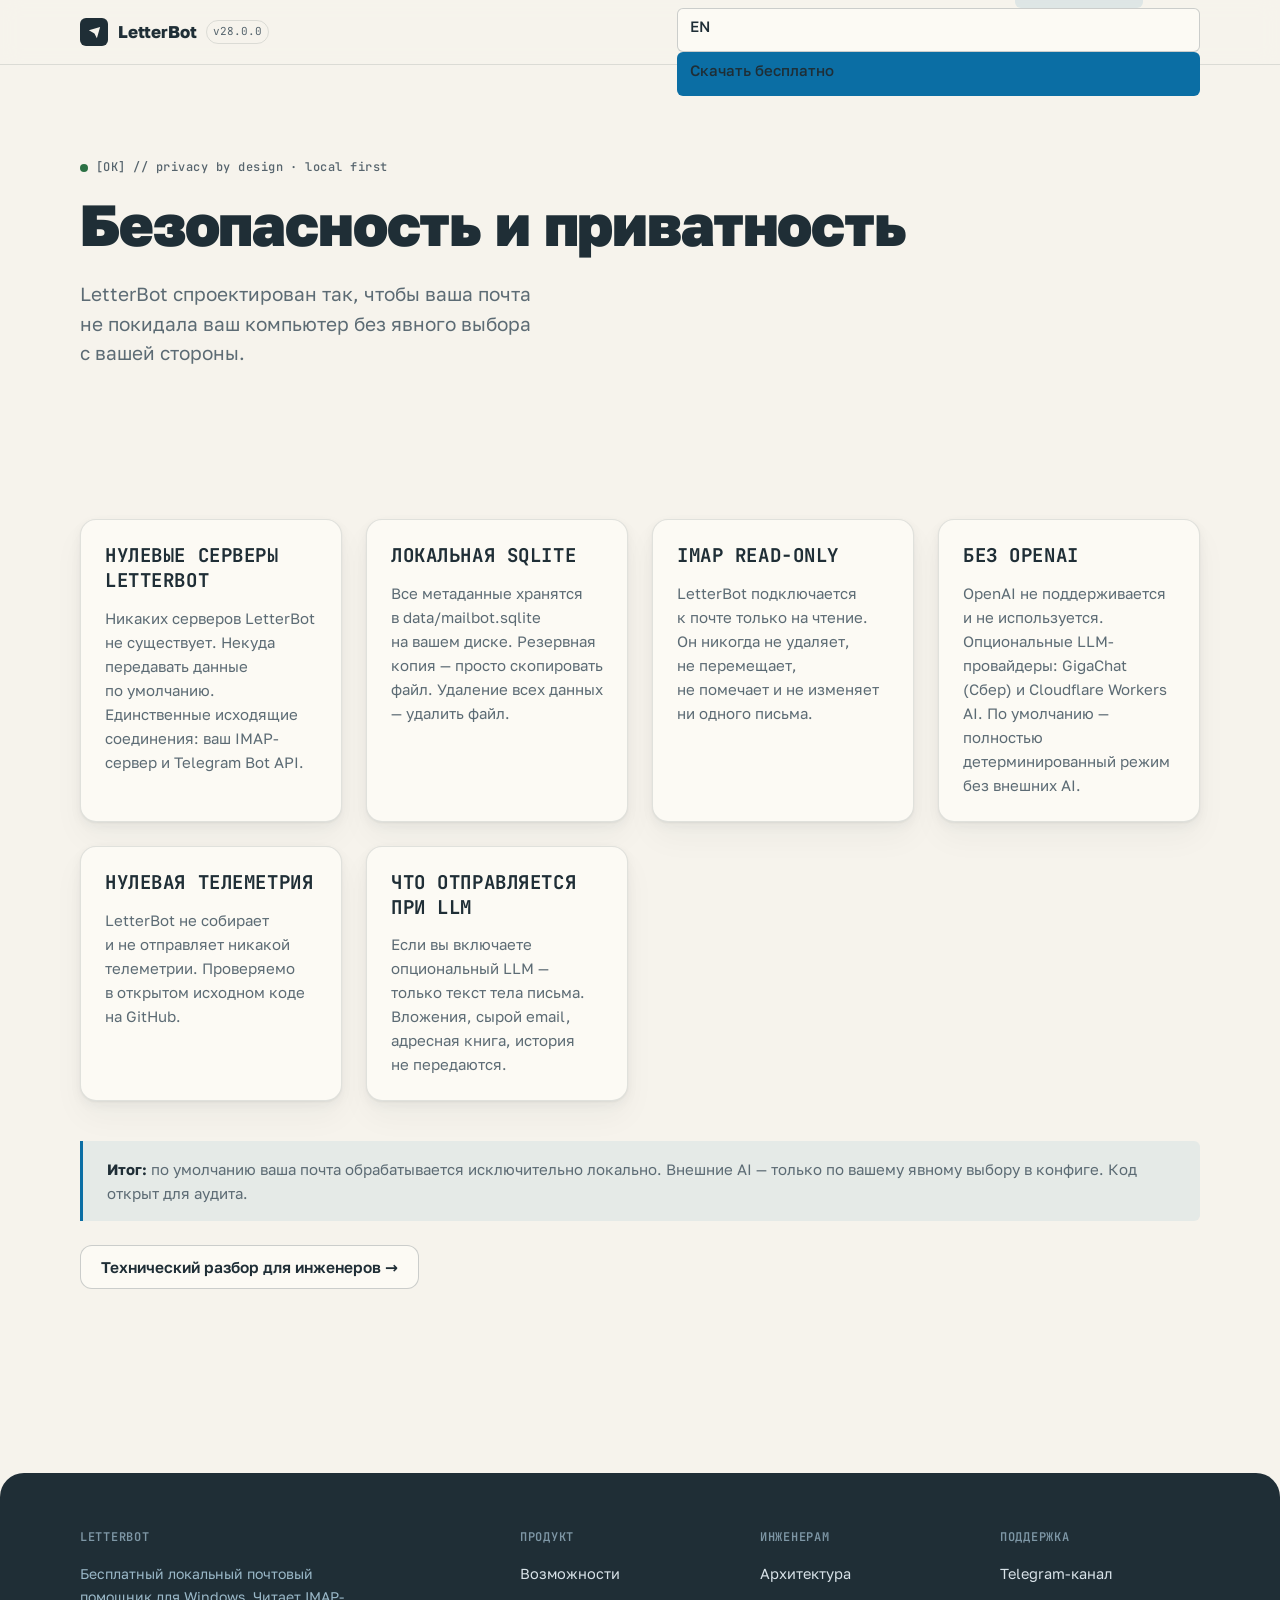
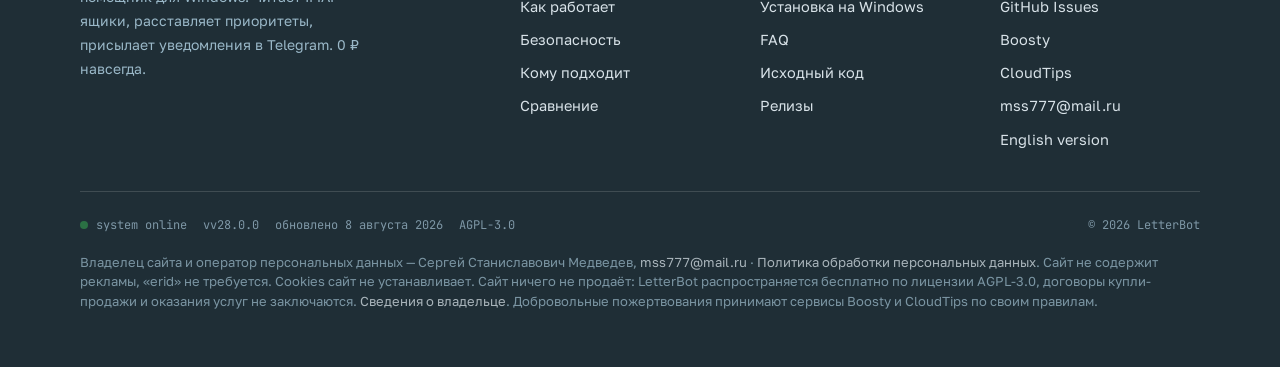
<file: bezopasnost.html>
<!DOCTYPE html>
<html lang="ru">
<head>
  <meta charset="UTF-8">
  <meta name="viewport" content="width=device-width,initial-scale=1.0">
  <title>Безопасность и приватность LetterBot — данные не покидают ваш компьютер</title>
  <meta name="description" content="LetterBot обрабатывает почту локально. SQLite на вашем диске. Нет серверов LetterBot. Нет телеметрии. OpenAI не используется.">
  <meta name="theme-color" content="#F6F3EC">
  <meta name="robots" content="index, follow">
  <meta name="author" content="LetterBot">
  <link rel="canonical" href="https://letterbot.ru/bezopasnost.html">

  <meta property="og:title" content="Безопасность и приватность LetterBot — данные не покидают ваш компьютер">
  <meta property="og:description" content="LetterBot обрабатывает почту локально. SQLite на вашем диске. Нет серверов LetterBot. Нет телеметрии. OpenAI не используется.">
  <meta property="og:type" content="website">
  <meta property="og:url" content="https://letterbot.ru/bezopasnost.html">
  <meta property="og:image" content="https://letterbot.ru/assets/og.png">
  <meta property="og:locale" content="ru_RU">

  <meta name="twitter:card" content="summary_large_image">
  <meta name="twitter:title" content="Безопасность и приватность LetterBot">
  <meta name="twitter:description" content="Локальная обработка почты. SQLite на диске. Нет серверов LetterBot, нет телеметрии.">
  <meta name="twitter:image" content="https://letterbot.ru/assets/og.png">

  <link rel="alternate" hreflang="en" href="https://sergiothefirst.github.io/letterbot/bezopasnost.html">
  <link rel="alternate" hreflang="ru" href="https://letterbot.ru/bezopasnost.html">

  <link rel="icon" href="favicon.svg" type="image/svg+xml">
  <link rel="icon" type="image/png" href="/favicon.png">
  <link rel="manifest" href="site.webmanifest">

  <link rel="stylesheet" href="assets/styles.css">
  <script src="assets/config.js"></script>
</head>
<body>
  <a class="skip-link" href="#main">Перейти к содержимому</a>

  <header class="site-header">
    <div class="container">
      <a class="logo" href="index.html" aria-label="LetterBot — на главную">
        <span class="logo-mark" aria-hidden="true">
          <svg width="15" height="15" viewBox="0 0 24 24" fill="none"><path d="M3 8.2 21 3l-5.2 18-3.9-7.3L3 8.2Z" fill="currentColor"/></svg>
        </span>
        <span class="logo-name">LetterBot</span>
        <span class="logo-ver mono" data-lb-ver>v28.0.0</span>
      </a>

      <nav class="site-nav" id="site-nav" aria-label="Основная навигация">
        <ul>
          <li><a href="index.html">Главная</a></li>
          <li><a href="vozmozhnosti.html">Возможности</a></li>
          <li><a href="kak-rabotaet.html">Как работает</a></li>
          <li><a href="bezopasnost.html" aria-current="page">Безопасность</a></li>
          <li><a href="faq.html">FAQ</a></li>
        </ul>
        <div class="nav-cta">
          <a class="btn btn-secondary btn-sm" href="#" data-lb-en title="English version">EN</a>
          <a class="btn btn-primary btn-sm" href="#" data-lb-releases>Скачать бесплатно</a>
        </div>
      </nav>

      <button class="nav-burger" id="nav-burger" aria-expanded="false" aria-controls="site-nav" aria-label="Открыть меню">
        <span></span><span></span><span></span>
      </button>
    </div>
  </header>

  <main id="main">
    <section class="hero">
      <div class="container">
        <p class="eyebrow -ok">[OK] // privacy by design · local first</p>
        <h1>Безопасность и&nbsp;приватность</h1>
        <p class="lead mt-16">LetterBot спроектирован так, чтобы ваша почта не&nbsp;покидала ваш компьютер без явного выбора с&nbsp;вашей стороны.</p>
      </div>
    </section>

    <section class="section -tight">
      <div class="container">
        <div class="grid grid-auto">
          <article class="tile">
            <h2 class="step-title mono-title">НУЛЕВЫЕ СЕРВЕРЫ LETTERBOT</h2>
            <p class="mt-12">Никаких серверов LetterBot не&nbsp;существует. Некуда передавать данные по&nbsp;умолчанию. Единственные исходящие соединения: ваш IMAP-сервер и&nbsp;Telegram Bot API.</p>
          </article>
          <article class="tile">
            <h2 class="step-title mono-title">ЛОКАЛЬНАЯ SQLITE</h2>
            <p class="mt-12">Все метаданные хранятся в&nbsp;data/mailbot.sqlite на&nbsp;вашем диске. Резервная копия — просто скопировать файл. Удаление всех данных — удалить файл.</p>
          </article>
          <article class="tile">
            <h2 class="step-title mono-title">IMAP READ-ONLY</h2>
            <p class="mt-12">LetterBot подключается к&nbsp;почте только на&nbsp;чтение. Он&nbsp;никогда не&nbsp;удаляет, не&nbsp;перемещает, не&nbsp;помечает и&nbsp;не&nbsp;изменяет ни&nbsp;одного письма.</p>
          </article>
          <article class="tile">
            <h2 class="step-title mono-title">БЕЗ OPENAI</h2>
            <p class="mt-12">OpenAI не&nbsp;поддерживается и&nbsp;не&nbsp;используется. Опциональные LLM-провайдеры: GigaChat (Сбер) и&nbsp;Cloudflare Workers AI. По&nbsp;умолчанию — полностью детерминированный режим без внешних AI.</p>
          </article>
          <article class="tile">
            <h2 class="step-title mono-title">НУЛЕВАЯ ТЕЛЕМЕТРИЯ</h2>
            <p class="mt-12">LetterBot не&nbsp;собирает и&nbsp;не&nbsp;отправляет никакой телеметрии. Проверяемо в&nbsp;открытом исходном коде на&nbsp;GitHub.</p>
          </article>
          <article class="tile">
            <h2 class="step-title mono-title">ЧТО ОТПРАВЛЯЕТСЯ ПРИ LLM</h2>
            <p class="mt-12">Если вы&nbsp;включаете опциональный LLM — только текст тела письма. Вложения, сырой email, адресная книга, история не&nbsp;передаются.</p>
          </article>
        </div>

        <div class="note mt-40">
          <strong>Итог:</strong> по&nbsp;умолчанию ваша почта обрабатывается исключительно локально. Внешние AI — только по&nbsp;вашему явному выбору в&nbsp;конфиге. Код открыт для аудита.
        </div>

        <p class="mt-24"><a class="btn btn-secondary" href="dlya-inzhenerov.html">Технический разбор для инженеров →</a></p>
      </div>
    </section>
  </main>

  <footer class="site-footer">
    <div class="container">
      <div class="footer-grid">
        <div>
          <h4>LetterBot</h4>
          <p class="footer-desc">Бесплатный локальный почтовый помощник для Windows. Читает IMAP-ящики, расставляет приоритеты, присылает уведомления в&nbsp;Telegram. 0&nbsp;₽ навсегда.</p>
        </div>
        <div>
          <h4>Продукт</h4>
          <ul>
            <li><a href="vozmozhnosti.html">Возможности</a></li>
            <li><a href="kak-rabotaet.html">Как работает</a></li>
            <li><a href="bezopasnost.html">Безопасность</a></li>
            <li><a href="komu-podhodit.html">Кому подходит</a></li>
            <li><a href="sravnenie.html">Сравнение</a></li>
          </ul>
        </div>
        <div>
          <h4>Инженерам</h4>
          <ul>
            <li><a href="dlya-inzhenerov.html">Архитектура</a></li>
            <li><a href="ustanovka-windows.html">Установка на&nbsp;Windows</a></li>
            <li><a href="faq.html">FAQ</a></li>
            <li><a href="#" data-lb-github>Исходный код</a></li>
            <li><a href="#" data-lb-releases>Релизы</a></li>
          </ul>
        </div>
        <div>
          <h4>Поддержка</h4>
          <ul>
            <li><a href="#" data-lb-telegram>Telegram-канал</a></li>
            <li><a href="#" data-lb-issues>GitHub Issues</a></li>
            <li><a href="#" data-lb-boosty>Boosty</a></li>
            <li><a href="#" data-lb-cloudtips>CloudTips</a></li>
            <li><a href="#" data-lb-email>mss777@mail.ru</a></li>
            <li><a href="#" data-lb-en>English version</a></li>
          </ul>
        </div>
      </div>
      <div class="footer-status">
        <span class="st">system online</span>
        <span>v<span data-lb-ver>28.0.0</span></span>
        <span>обновлено <span data-lb-updated>27 апреля 2026</span></span>
        <span>AGPL-3.0</span>
        <span class="right">© <span id="year">2026</span> LetterBot</span>
      </div>
      <div class="legal-note" style="margin-top:18px;font-size:13px;line-height:1.5;opacity:.75">Владелец сайта и оператор персональных данных — Сергей Станиславович Медведев, <a href="mailto:mss777@mail.ru">mss777@mail.ru</a> · <a href="privacy.html">Политика обработки персональных данных</a>. Сайт не содержит рекламы, «erid» не требуется. Cookies сайт не устанавливает. Сайт ничего не продаёт: LetterBot распространяется бесплатно по лицензии AGPL-3.0, договоры купли-продажи и оказания услуг не заключаются. <a href="privacy.html#owner">Сведения о владельце</a>. Добровольные пожертвования принимают сервисы Boosty и CloudTips по своим правилам.</div>
    </div>
  </footer>

  <script src="assets/main.js" defer></script>
  <script defer src="https://static.cloudflareinsights.com/beacon.min.js" data-cf-beacon='{"token": "34885cf1632e48f6a57eb28987edbba8"}'></script>
</body>
</html>
</file>
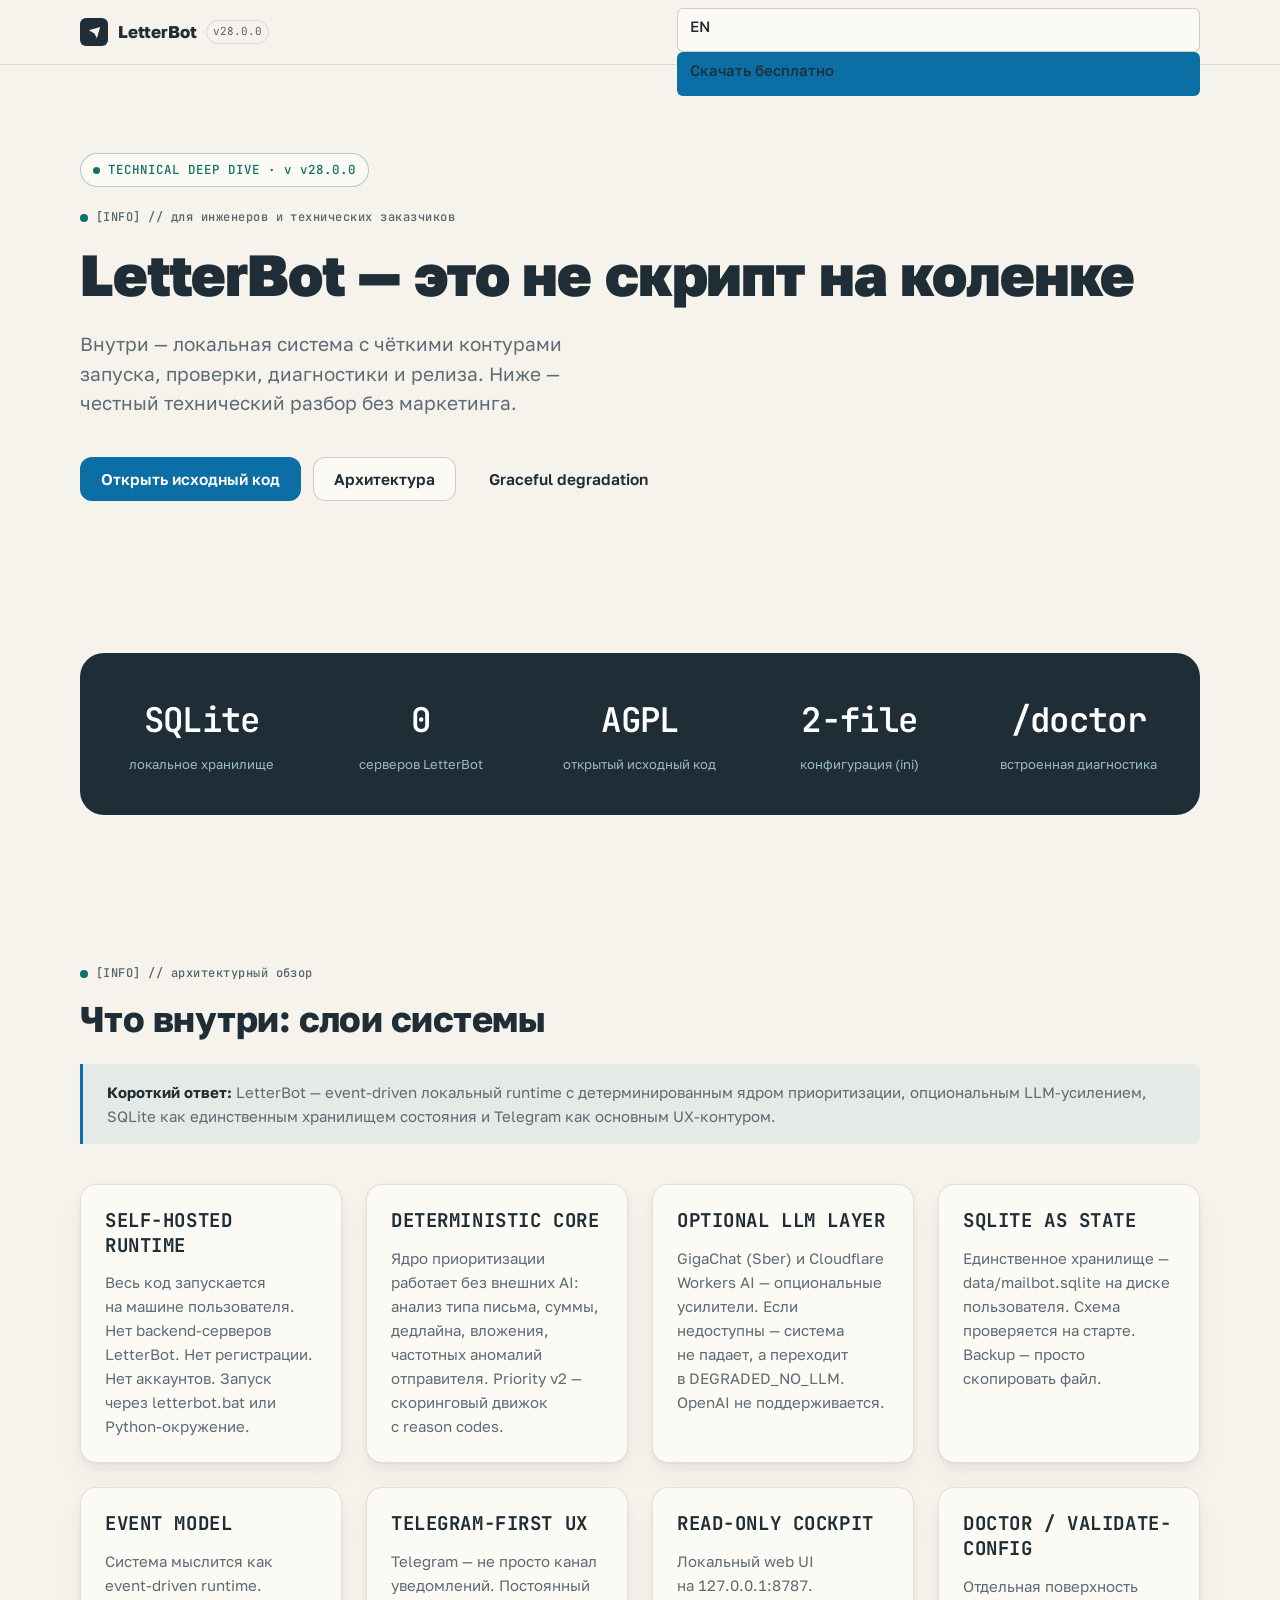
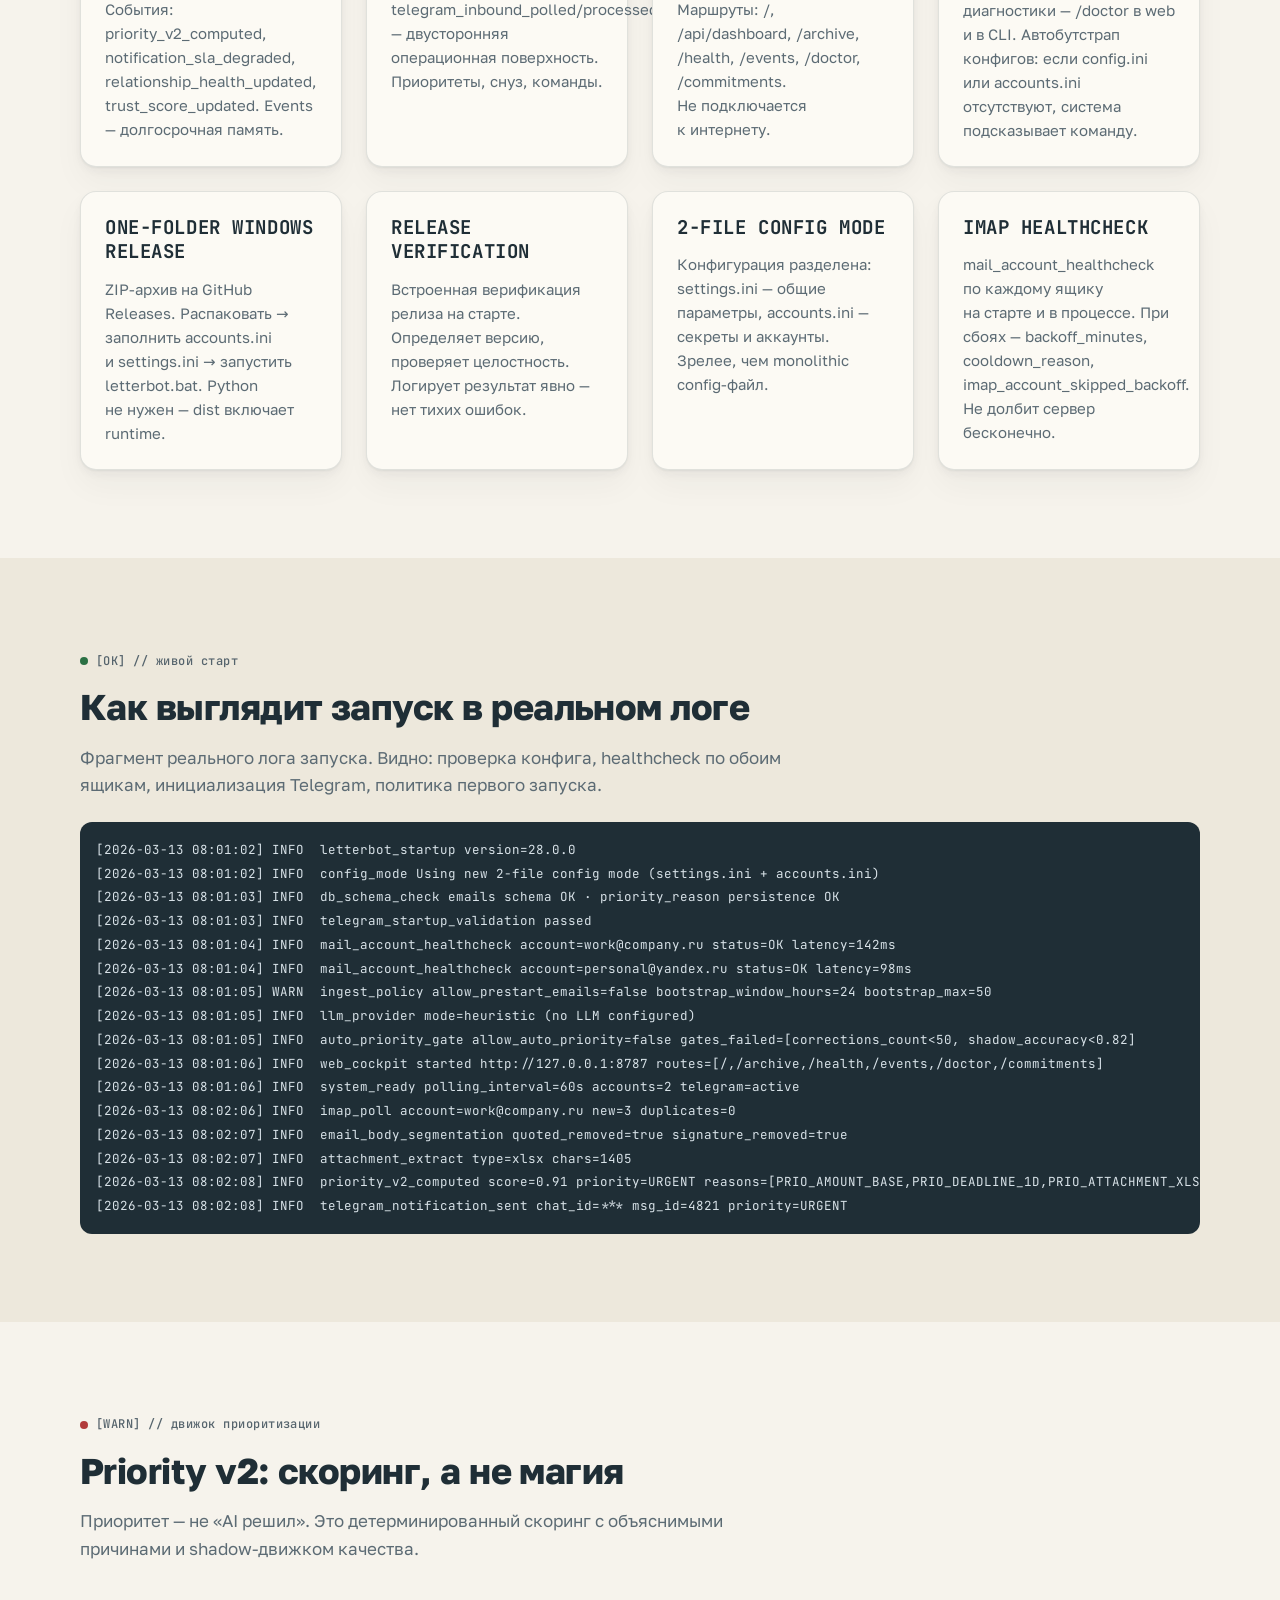
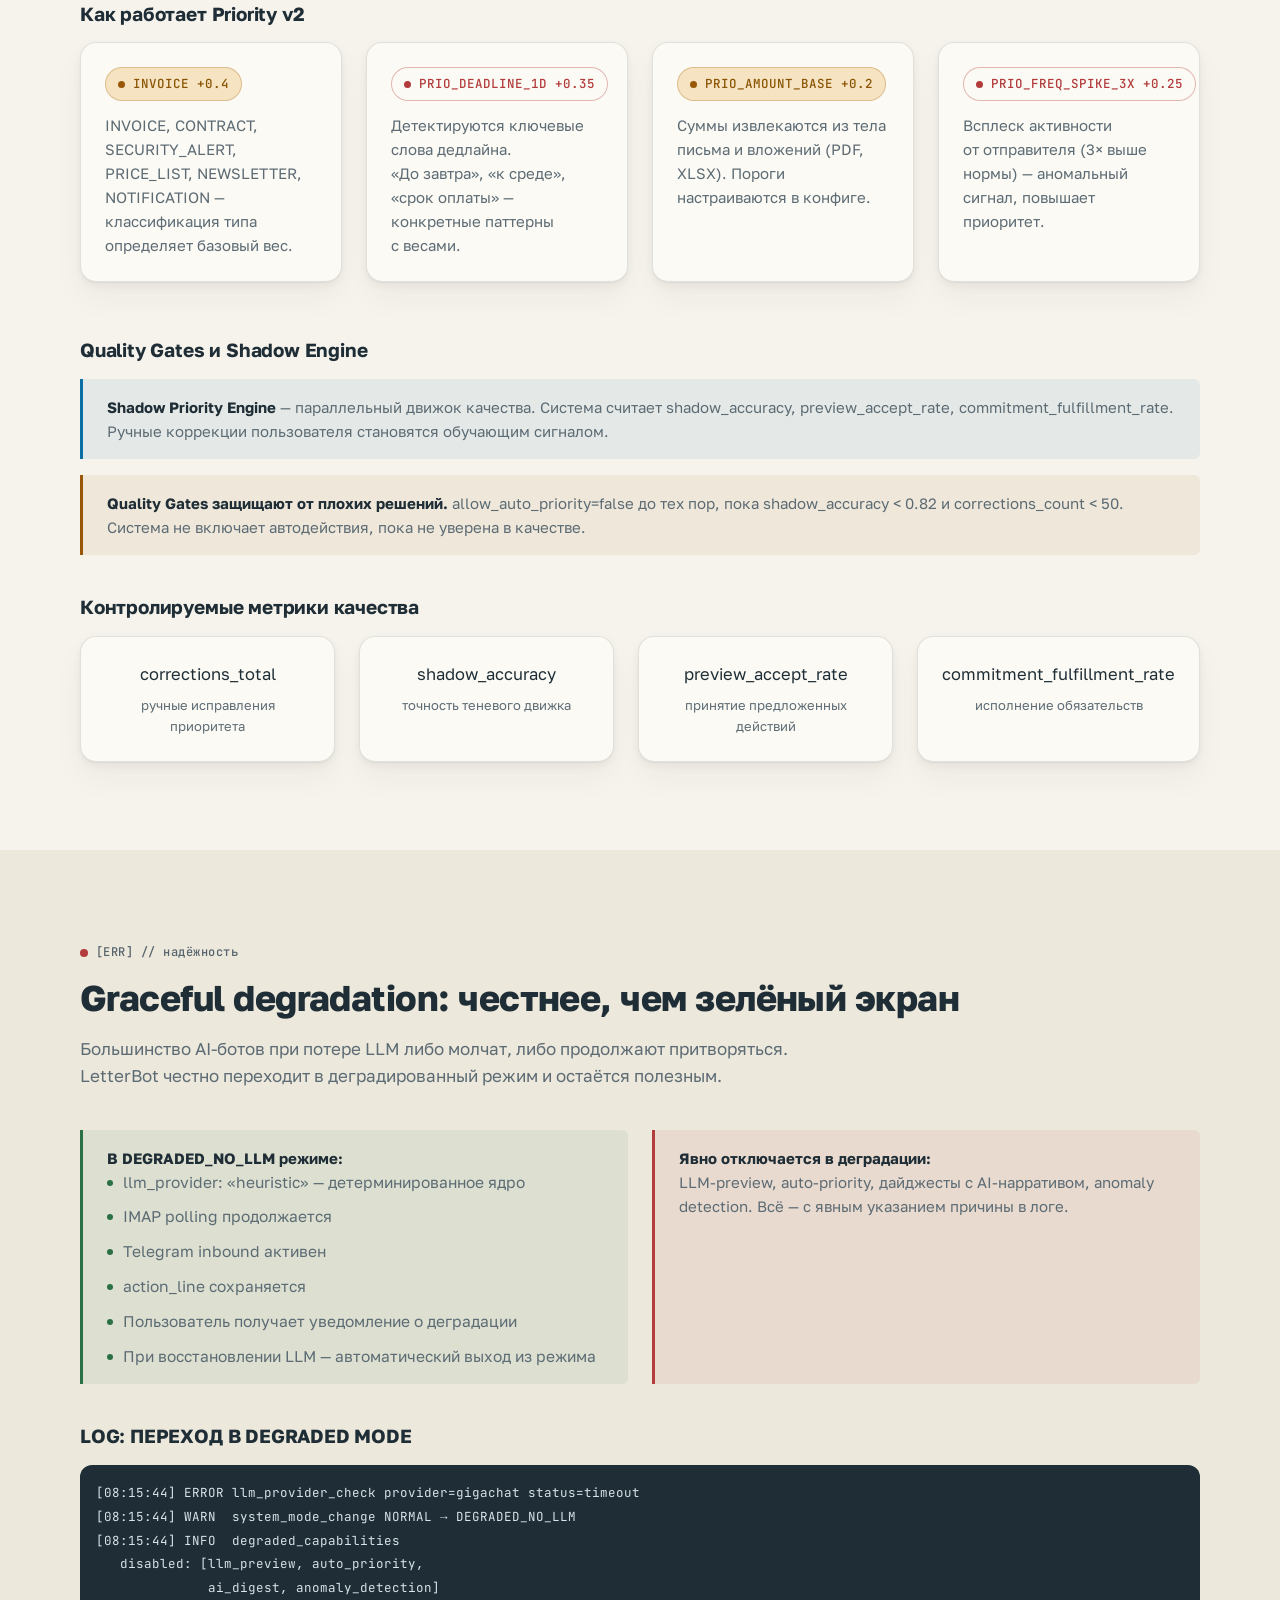
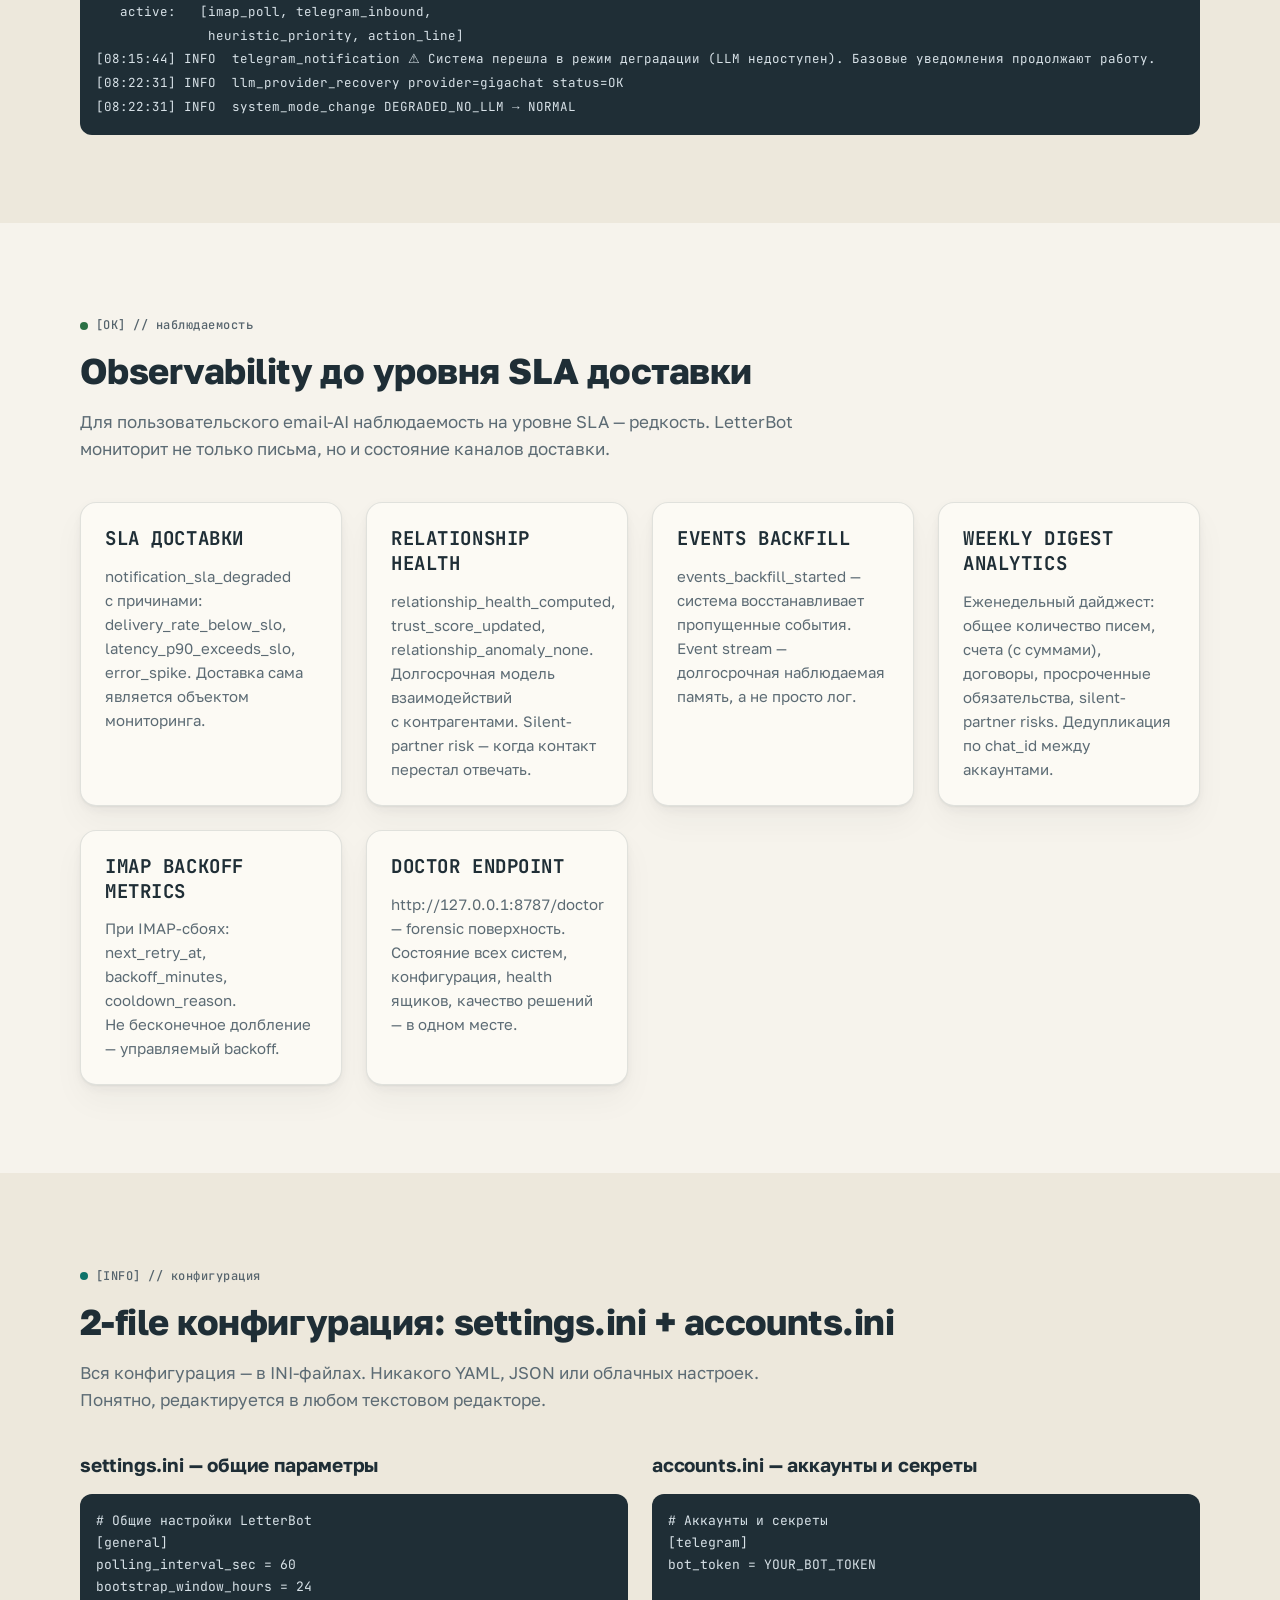
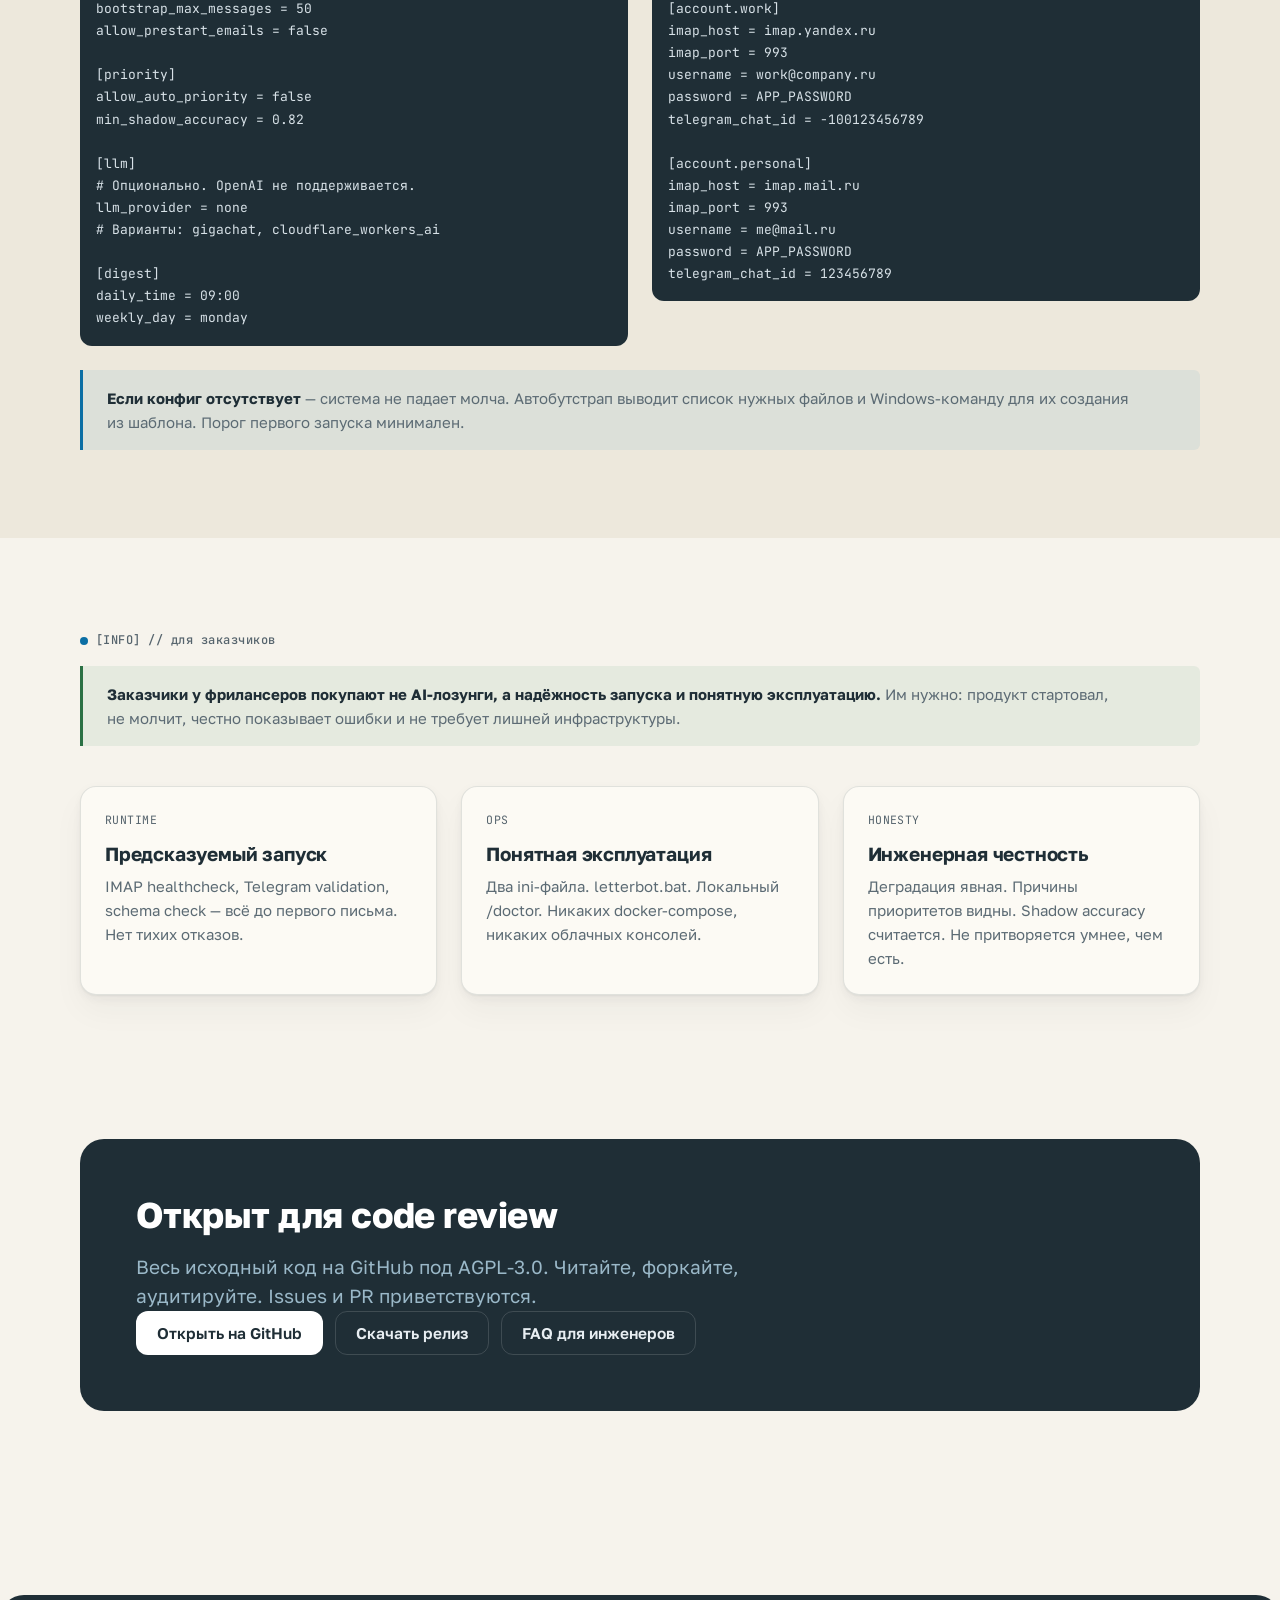
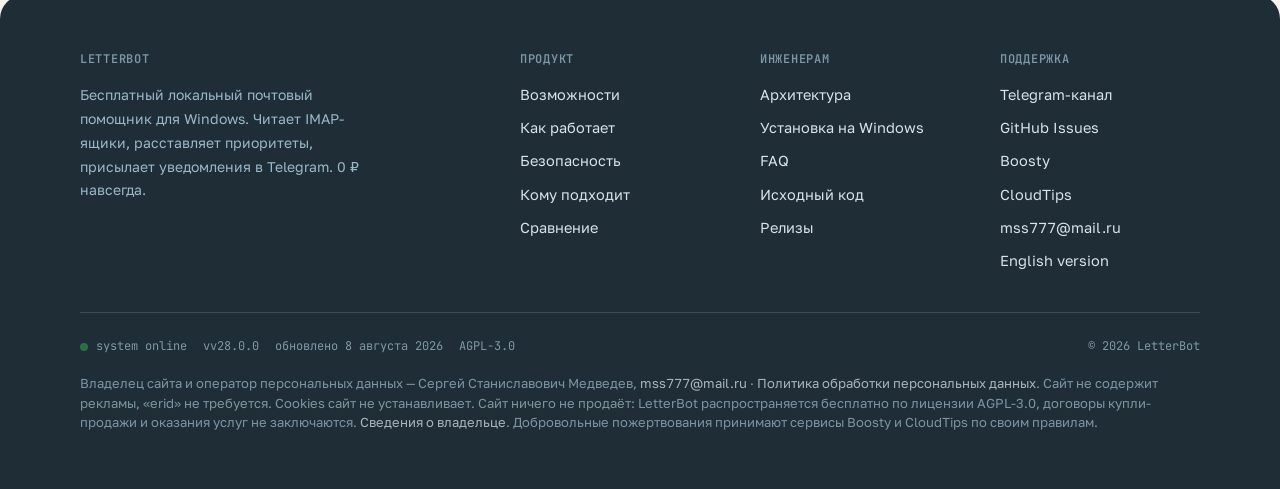
<file: dlya-inzhenerov.html>
<!DOCTYPE html>
<html lang="ru">
<head>
  <meta charset="UTF-8">
  <meta name="viewport" content="width=device-width,initial-scale=1.0">
  <title>LetterBot для инженеров — архитектура, observability, doctor, graceful degradation</title>
  <meta name="description" content="Технический разбор LetterBot: self-hosted runtime, детерминированное ядро, SQLite, event model, SLA наблюдаемость, graceful degradation, doctor и one-folder Windows release.">
  <meta name="theme-color" content="#F6F3EC">
  <meta name="robots" content="index, follow">
  <meta name="author" content="LetterBot">
  <link rel="canonical" href="https://letterbot.ru/dlya-inzhenerov.html">

  <meta property="og:title" content="LetterBot для инженеров — архитектура, observability, doctor, graceful degradation">
  <meta property="og:description" content="Технический разбор LetterBot: self-hosted runtime, детерминированное ядро, SQLite, event model, SLA наблюдаемость, graceful degradation, doctor.">
  <meta property="og:type" content="website">
  <meta property="og:url" content="https://letterbot.ru/dlya-inzhenerov.html">
  <meta property="og:image" content="https://letterbot.ru/assets/og.png">
  <meta property="og:locale" content="ru_RU">

  <meta name="twitter:card" content="summary_large_image">
  <meta name="twitter:title" content="LetterBot для инженеров">
  <meta name="twitter:description" content="Self-hosted runtime, детерминированное ядро, SQLite, event model, graceful degradation.">
  <meta name="twitter:image" content="https://letterbot.ru/assets/og.png">

  <link rel="alternate" hreflang="en" href="https://sergiothefirst.github.io/letterbot/dlya-inzhenerov.html">
  <link rel="alternate" hreflang="ru" href="https://letterbot.ru/dlya-inzhenerov.html">

  <link rel="icon" href="favicon.svg" type="image/svg+xml">
  <link rel="icon" type="image/png" href="/favicon.png">
  <link rel="manifest" href="site.webmanifest">

  <link rel="stylesheet" href="assets/styles.css">
  <script src="assets/config.js"></script>
</head>
<body>
  <a class="skip-link" href="#main">Перейти к содержимому</a>

  <header class="site-header">
    <div class="container">
      <a class="logo" href="index.html" aria-label="LetterBot — на главную">
        <span class="logo-mark" aria-hidden="true">
          <svg width="15" height="15" viewBox="0 0 24 24" fill="none"><path d="M3 8.2 21 3l-5.2 18-3.9-7.3L3 8.2Z" fill="currentColor"/></svg>
        </span>
        <span class="logo-name">LetterBot</span>
        <span class="logo-ver mono" data-lb-ver>v28.0.0</span>
      </a>

      <nav class="site-nav" id="site-nav" aria-label="Основная навигация">
        <ul>
          <li><a href="index.html">Главная</a></li>
          <li><a href="vozmozhnosti.html">Возможности</a></li>
          <li><a href="kak-rabotaet.html">Как работает</a></li>
          <li><a href="bezopasnost.html">Безопасность</a></li>
          <li><a href="faq.html">FAQ</a></li>
        </ul>
        <div class="nav-cta">
          <a class="btn btn-secondary btn-sm" href="#" data-lb-en title="English version">EN</a>
          <a class="btn btn-primary btn-sm" href="#" data-lb-releases>Скачать бесплатно</a>
        </div>
      </nav>

      <button class="nav-burger" id="nav-burger" aria-expanded="false" aria-controls="site-nav" aria-label="Открыть меню">
        <span></span><span></span><span></span>
      </button>
    </div>
  </header>

  <main id="main">
    <section class="hero">
      <div class="container">
        <div class="hero-facts mb-16">
          <span class="chip chip-info"><span class="dot"></span>TECHNICAL DEEP DIVE · v<span data-lb-ver>28.0.0</span></span>
        </div>
        <p class="eyebrow">[INFO] // для инженеров и технических заказчиков</p>
        <h1>LetterBot — это не&nbsp;скрипт на&nbsp;коленке</h1>
        <p class="lead mt-16">Внутри — локальная система с&nbsp;чёткими контурами запуска, проверки, диагностики и&nbsp;релиза. Ниже — честный технический разбор без маркетинга.</p>
        <div class="hero-actions mb-0">
          <a class="btn btn-primary" href="#" data-lb-github>Открыть исходный код</a>
          <a class="btn btn-secondary" href="#architecture">Архитектура</a>
          <a class="btn btn-ghost" href="#degradation">Graceful degradation</a>
        </div>
      </div>
    </section>

    <section class="section -tight">
      <div class="container">
        <div class="metrics-bar">
          <div class="metrics-grid">
            <div class="metric"><span class="m-num">SQLite</span><span class="m-label">локальное хранилище</span></div>
            <div class="metric"><span class="m-num">0</span><span class="m-label">серверов LetterBot</span></div>
            <div class="metric"><span class="m-num">AGPL</span><span class="m-label">открытый исходный код</span></div>
            <div class="metric"><span class="m-num">2-file</span><span class="m-label">конфигурация (ini)</span></div>
            <div class="metric"><span class="m-num">/doctor</span><span class="m-label">встроенная диагностика</span></div>
          </div>
        </div>
      </div>
    </section>

    <section class="section" id="architecture">
      <div class="container">
        <p class="eyebrow">[INFO] // архитектурный обзор</p>
        <h2>Что внутри: слои системы</h2>
        <div class="note mt-24">
          <strong>Короткий ответ:</strong> LetterBot — event-driven локальный runtime с&nbsp;детерминированным ядром приоритизации, опциональным LLM-усилением, SQLite как единственным хранилищем состояния и&nbsp;Telegram как основным UX-контуром.
        </div>

        <div class="grid grid-auto mt-40">
          <article class="tile">
            <h3 class="mono-title">SELF-HOSTED RUNTIME</h3>
            <p class="mt-12">Весь код запускается на&nbsp;машине пользователя. Нет backend-серверов LetterBot. Нет регистрации. Нет аккаунтов. Запуск через letterbot.bat или Python-окружение.</p>
          </article>
          <article class="tile">
            <h3 class="mono-title">DETERMINISTIC CORE</h3>
            <p class="mt-12">Ядро приоритизации работает без внешних AI: анализ типа письма, суммы, дедлайна, вложения, частотных аномалий отправителя. Priority v2 — скоринговый движок с&nbsp;reason codes.</p>
          </article>
          <article class="tile">
            <h3 class="mono-title">OPTIONAL LLM LAYER</h3>
            <p class="mt-12">GigaChat (Sber) и&nbsp;Cloudflare Workers AI — опциональные усилители. Если недоступны — система не&nbsp;падает, а&nbsp;переходит в&nbsp;DEGRADED_NO_LLM. OpenAI не&nbsp;поддерживается.</p>
          </article>
          <article class="tile">
            <h3 class="mono-title">SQLITE AS STATE</h3>
            <p class="mt-12">Единственное хранилище — data/mailbot.sqlite на&nbsp;диске пользователя. Схема проверяется на&nbsp;старте. Backup — просто скопировать файл.</p>
          </article>
          <article class="tile">
            <h3 class="mono-title">EVENT MODEL</h3>
            <p class="mt-12">Система мыслится как event-driven runtime. События: priority_v2_computed, notification_sla_degraded, relationship_health_updated, trust_score_updated. Events — долгосрочная память.</p>
          </article>
          <article class="tile">
            <h3 class="mono-title">TELEGRAM-FIRST UX</h3>
            <p class="mt-12">Telegram — не&nbsp;просто канал уведомлений. Постоянный telegram_inbound_polled/processed — двусторонняя операционная поверхность. Приоритеты, снуз, команды.</p>
          </article>
          <article class="tile">
            <h3 class="mono-title">READ-ONLY COCKPIT</h3>
            <p class="mt-12">Локальный web UI на&nbsp;127.0.0.1:8787. Маршруты: /, /api/dashboard, /archive, /health, /events, /doctor, /commitments. Не&nbsp;подключается к&nbsp;интернету.</p>
          </article>
          <article class="tile">
            <h3 class="mono-title">DOCTOR / VALIDATE-CONFIG</h3>
            <p class="mt-12">Отдельная поверхность диагностики — /doctor в&nbsp;web и&nbsp;в&nbsp;CLI. Автобутстрап конфигов: если config.ini или accounts.ini отсутствуют, система подсказывает команду.</p>
          </article>
          <article class="tile">
            <h3 class="mono-title">ONE-FOLDER WINDOWS RELEASE</h3>
            <p class="mt-12">ZIP-архив на&nbsp;GitHub Releases. Распаковать → заполнить accounts.ini и&nbsp;settings.ini → запустить letterbot.bat. Python не&nbsp;нужен — dist включает runtime.</p>
          </article>
          <article class="tile">
            <h3 class="mono-title">RELEASE VERIFICATION</h3>
            <p class="mt-12">Встроенная верификация релиза на&nbsp;старте. Определяет версию, проверяет целостность. Логирует результат явно — нет тихих ошибок.</p>
          </article>
          <article class="tile">
            <h3 class="mono-title">2-FILE CONFIG MODE</h3>
            <p class="mt-12">Конфигурация разделена: settings.ini — общие параметры, accounts.ini — секреты и&nbsp;аккаунты. Зрелее, чем monolithic config-файл.</p>
          </article>
          <article class="tile">
            <h3 class="mono-title">IMAP HEALTHCHECK</h3>
            <p class="mt-12">mail_account_healthcheck по&nbsp;каждому ящику на&nbsp;старте и&nbsp;в&nbsp;процессе. При сбоях — backoff_minutes, cooldown_reason, imap_account_skipped_backoff. Не&nbsp;долбит сервер бесконечно.</p>
          </article>
        </div>
      </div>
    </section>

    <section class="section -alt">
      <div class="container">
        <p class="eyebrow -ok">[OK] // живой старт</p>
        <h2>Как выглядит запуск в&nbsp;реальном логе</h2>
        <p class="section-desc mt-16">Фрагмент реального лога запуска. Видно: проверка конфига, healthcheck по&nbsp;обоим ящикам, инициализация Telegram, политика первого запуска.</p>
        <pre class="log" style="margin-top:var(--s-24);background:var(--ink);color:#D8E2E8;border-radius:var(--r-md);padding:var(--s-16);font-size:12.5px;line-height:1.9;overflow-x:auto">[2026-03-13 08:01:02] INFO  letterbot_startup version=28.0.0
[2026-03-13 08:01:02] INFO  config_mode Using new 2-file config mode (settings.ini + accounts.ini)
[2026-03-13 08:01:03] INFO  db_schema_check emails schema OK · priority_reason persistence OK
[2026-03-13 08:01:03] INFO  telegram_startup_validation passed
[2026-03-13 08:01:04] INFO  mail_account_healthcheck account=work@company.ru status=OK latency=142ms
[2026-03-13 08:01:04] INFO  mail_account_healthcheck account=personal@yandex.ru status=OK latency=98ms
[2026-03-13 08:01:05] WARN  ingest_policy allow_prestart_emails=false bootstrap_window_hours=24 bootstrap_max=50
[2026-03-13 08:01:05] INFO  llm_provider mode=heuristic (no LLM configured)
[2026-03-13 08:01:05] INFO  auto_priority_gate allow_auto_priority=false gates_failed=[corrections_count&lt;50, shadow_accuracy&lt;0.82]
[2026-03-13 08:01:06] INFO  web_cockpit started http://127.0.0.1:8787 routes=[/,/archive,/health,/events,/doctor,/commitments]
[2026-03-13 08:01:06] INFO  system_ready polling_interval=60s accounts=2 telegram=active
[2026-03-13 08:02:06] INFO  imap_poll account=work@company.ru new=3 duplicates=0
[2026-03-13 08:02:07] INFO  email_body_segmentation quoted_removed=true signature_removed=true
[2026-03-13 08:02:07] INFO  attachment_extract type=xlsx chars=1405
[2026-03-13 08:02:08] INFO  priority_v2_computed score=0.91 priority=URGENT reasons=[PRIO_AMOUNT_BASE,PRIO_DEADLINE_1D,PRIO_ATTACHMENT_XLSX]
[2026-03-13 08:02:08] INFO  telegram_notification_sent chat_id=*** msg_id=4821 priority=URGENT</pre>
      </div>
    </section>

    <section class="section">
      <div class="container">
        <p class="eyebrow -err">[WARN] // движок приоритизации</p>
        <h2>Priority v2: скоринг, а&nbsp;не&nbsp;магия</h2>
        <p class="section-desc mt-16">Приоритет — не&nbsp;«AI решил». Это детерминированный скоринг с&nbsp;объяснимыми причинами и&nbsp;shadow-движком качества.</p>

        <h3 class="mt-40">Как работает Priority v2</h3>
        <div class="grid grid-auto mt-16">
          <article class="tile">
            <div class="hero-facts" style="gap:6px"><span class="chip chip-warn"><span class="dot"></span>INVOICE +0.4</span></div>
            <p class="mt-12">INVOICE, CONTRACT, SECURITY_ALERT, PRICE_LIST, NEWSLETTER, NOTIFICATION — классификация типа определяет базовый вес.</p>
          </article>
          <article class="tile">
            <div class="hero-facts" style="gap:6px"><span class="chip chip-err"><span class="dot"></span>PRIO_DEADLINE_1D +0.35</span></div>
            <p class="mt-12">Детектируются ключевые слова дедлайна. «До&nbsp;завтра», «к&nbsp;среде», «срок оплаты» — конкретные паттерны с&nbsp;весами.</p>
          </article>
          <article class="tile">
            <div class="hero-facts" style="gap:6px"><span class="chip chip-warn"><span class="dot"></span>PRIO_AMOUNT_BASE +0.2</span></div>
            <p class="mt-12">Суммы извлекаются из&nbsp;тела письма и&nbsp;вложений (PDF, XLSX). Пороги настраиваются в&nbsp;конфиге.</p>
          </article>
          <article class="tile">
            <div class="hero-facts" style="gap:6px"><span class="chip chip-err"><span class="dot"></span>PRIO_FREQ_SPIKE_3X +0.25</span></div>
            <p class="mt-12">Всплеск активности от&nbsp;отправителя (3× выше нормы) — аномальный сигнал, повышает приоритет.</p>
          </article>
        </div>

        <h3 class="mt-56">Quality Gates и&nbsp;Shadow Engine</h3>
        <div class="note mt-16">
          <strong>Shadow Priority Engine</strong> — параллельный движок качества. Система считает shadow_accuracy, preview_accept_rate, commitment_fulfillment_rate. Ручные коррекции пользователя становятся обучающим сигналом.
        </div>
        <div class="note note-warn mt-16">
          <strong>Quality Gates защищают от&nbsp;плохих решений.</strong> allow_auto_priority=false до&nbsp;тех пор, пока shadow_accuracy &lt; 0.82 и&nbsp;corrections_count &lt; 50. Система не&nbsp;включает автодействия, пока не&nbsp;уверена в&nbsp;качестве.
        </div>

        <h3 class="mt-40">Контролируемые метрики качества</h3>
        <div class="grid grid-4 mt-16">
          <div class="tile center">
            <div class="m-num" class="stat-num">corrections_total</div>
            <p style="font-size:13px;margin-top:var(--s-8)">ручные исправления приоритета</p>
          </div>
          <div class="tile center">
            <div class="m-num" class="stat-num">shadow_accuracy</div>
            <p style="font-size:13px;margin-top:var(--s-8)">точность теневого движка</p>
          </div>
          <div class="tile center">
            <div class="m-num" class="stat-num">preview_accept_rate</div>
            <p style="font-size:13px;margin-top:var(--s-8)">принятие предложенных действий</p>
          </div>
          <div class="tile center">
            <div class="m-num" class="stat-num">commitment_fulfillment_rate</div>
            <p style="font-size:13px;margin-top:var(--s-8)">исполнение обязательств</p>
          </div>
        </div>
      </div>
    </section>

    <section class="section -alt" id="degradation">
      <div class="container">
        <p class="eyebrow -err">[ERR] // надёжность</p>
        <h2>Graceful degradation: честнее, чем зелёный экран</h2>
        <p class="section-desc mt-16">Большинство AI-ботов при потере LLM либо молчат, либо продолжают притворяться. LetterBot честно переходит в&nbsp;деградированный режим и&nbsp;остаётся полезным.</p>

        <div class="grid grid-2 mt-40">
          <div class="note note-ok">
            <strong class="block mb-12">В DEGRADED_NO_LLM режиме:</strong>
            <ul class="check-list">
              <li>llm_provider: «heuristic» — детерминированное ядро</li>
              <li>IMAP polling продолжается</li>
              <li>Telegram inbound активен</li>
              <li>action_line сохраняется</li>
              <li>Пользователь получает уведомление о&nbsp;деградации</li>
              <li>При восстановлении LLM — автоматический выход из&nbsp;режима</li>
            </ul>
          </div>
          <div class="note note-err">
            <strong class="block mb-12">Явно отключается в&nbsp;деградации:</strong>
            <p style="color:var(--muted)">LLM-preview, auto-priority, дайджесты с&nbsp;AI-нарративом, anomaly detection. Всё — с&nbsp;явным указанием причины в&nbsp;логе.</p>
          </div>
        </div>

        <h3 class="mt-40">LOG: ПЕРЕХОД В DEGRADED MODE</h3>
        <pre class="log" style="margin-top:var(--s-16);background:var(--ink);color:#D8E2E8;border-radius:var(--r-md);padding:var(--s-16);font-size:12.5px;line-height:1.9;overflow-x:auto">[08:15:44] ERROR llm_provider_check provider=gigachat status=timeout
[08:15:44] WARN  system_mode_change NORMAL → DEGRADED_NO_LLM
[08:15:44] INFO  degraded_capabilities
   disabled: [llm_preview, auto_priority,
              ai_digest, anomaly_detection]
   active:   [imap_poll, telegram_inbound,
              heuristic_priority, action_line]
[08:15:44] INFO  telegram_notification ⚠ Система перешла в режим деградации (LLM недоступен). Базовые уведомления продолжают работу.
[08:22:31] INFO  llm_provider_recovery provider=gigachat status=OK
[08:22:31] INFO  system_mode_change DEGRADED_NO_LLM → NORMAL</pre>
      </div>
    </section>

    <section class="section">
      <div class="container">
        <p class="eyebrow -ok">[OK] // наблюдаемость</p>
        <h2>Observability до&nbsp;уровня SLA доставки</h2>
        <p class="section-desc mt-16">Для пользовательского email-AI наблюдаемость на&nbsp;уровне SLA — редкость. LetterBot мониторит не&nbsp;только письма, но&nbsp;и&nbsp;состояние каналов доставки.</p>

        <div class="grid grid-auto mt-40">
          <article class="tile">
            <h3 class="mono-title">SLA ДОСТАВКИ</h3>
            <p class="mt-12">notification_sla_degraded с&nbsp;причинами: delivery_rate_below_slo, latency_p90_exceeds_slo, error_spike. Доставка сама является объектом мониторинга.</p>
          </article>
          <article class="tile">
            <h3 class="mono-title">RELATIONSHIP HEALTH</h3>
            <p class="mt-12">relationship_health_computed, trust_score_updated, relationship_anomaly_none. Долгосрочная модель взаимодействий с&nbsp;контрагентами. Silent-partner risk — когда контакт перестал отвечать.</p>
          </article>
          <article class="tile">
            <h3 class="mono-title">EVENTS BACKFILL</h3>
            <p class="mt-12">events_backfill_started — система восстанавливает пропущенные события. Event stream — долгосрочная наблюдаемая память, а&nbsp;не&nbsp;просто лог.</p>
          </article>
          <article class="tile">
            <h3 class="mono-title">WEEKLY DIGEST ANALYTICS</h3>
            <p class="mt-12">Еженедельный дайджест: общее количество писем, счета (с&nbsp;суммами), договоры, просроченные обязательства, silent-partner risks. Дедупликация по&nbsp;chat_id между аккаунтами.</p>
          </article>
          <article class="tile">
            <h3 class="mono-title">IMAP BACKOFF METRICS</h3>
            <p class="mt-12">При IMAP-сбоях: next_retry_at, backoff_minutes, cooldown_reason. Не&nbsp;бесконечное долбление — управляемый backoff.</p>
          </article>
          <article class="tile">
            <h3 class="mono-title">DOCTOR ENDPOINT</h3>
            <p class="mt-12">http://127.0.0.1:8787/doctor — forensic поверхность. Состояние всех систем, конфигурация, health ящиков, качество решений — в&nbsp;одном месте.</p>
          </article>
        </div>
      </div>
    </section>

    <section class="section -alt">
      <div class="container">
        <p class="eyebrow">[INFO] // конфигурация</p>
        <h2>2-file конфигурация: settings.ini + accounts.ini</h2>
        <p class="section-desc mt-16">Вся конфигурация — в&nbsp;INI-файлах. Никакого YAML, JSON или облачных настроек. Понятно, редактируется в&nbsp;любом текстовом редакторе.</p>

        <div class="grid grid-2 mt-40">
          <div>
            <h3 class="mb-16">settings.ini — общие параметры</h3>
            <pre class="code"># Общие настройки LetterBot
[general]
polling_interval_sec = 60
bootstrap_window_hours = 24
bootstrap_max_messages = 50
allow_prestart_emails = false

[priority]
allow_auto_priority = false
min_shadow_accuracy = 0.82

[llm]
# Опционально. OpenAI не поддерживается.
llm_provider = none
# Варианты: gigachat, cloudflare_workers_ai

[digest]
daily_time = 09:00
weekly_day = monday</pre>
          </div>
          <div>
            <h3 class="mb-16">accounts.ini — аккаунты и&nbsp;секреты</h3>
            <pre class="code"># Аккаунты и секреты
[telegram]
bot_token = YOUR_BOT_TOKEN

[account.work]
imap_host = imap.yandex.ru
imap_port = 993
username = work@company.ru
password = APP_PASSWORD
telegram_chat_id = -100123456789

[account.personal]
imap_host = imap.mail.ru
imap_port = 993
username = me@mail.ru
password = APP_PASSWORD
telegram_chat_id = 123456789</pre>
          </div>
        </div>

        <div class="note mt-24">
          <strong>Если конфиг отсутствует</strong> — система не&nbsp;падает молча. Автобутстрап выводит список нужных файлов и&nbsp;Windows-команду для их&nbsp;создания из&nbsp;шаблона. Порог первого запуска минимален.
        </div>
      </div>
    </section>

    <section class="section">
      <div class="container">
        <p class="eyebrow -brand">[INFO] // для заказчиков</p>
        <div class="note note-ok">
          <strong>Заказчики у&nbsp;фрилансеров покупают не&nbsp;AI-лозунги, а&nbsp;надёжность запуска и&nbsp;понятную эксплуатацию.</strong> Им&nbsp;нужно: продукт стартовал, не&nbsp;молчит, честно показывает ошибки и&nbsp;не&nbsp;требует лишней инфраструктуры.
        </div>

        <div class="grid grid-auto mt-40">
          <article class="tile">
            <span class="tile-tag">RUNTIME</span>
            <h3>Предсказуемый запуск</h3>
            <p>IMAP healthcheck, Telegram validation, schema check — всё до&nbsp;первого письма. Нет тихих отказов.</p>
          </article>
          <article class="tile">
            <span class="tile-tag">OPS</span>
            <h3>Понятная эксплуатация</h3>
            <p>Два ini-файла. letterbot.bat. Локальный /doctor. Никаких docker-compose, никаких облачных консолей.</p>
          </article>
          <article class="tile">
            <span class="tile-tag">HONESTY</span>
            <h3>Инженерная честность</h3>
            <p>Деградация явная. Причины приоритетов видны. Shadow accuracy считается. Не&nbsp;притворяется умнее, чем есть.</p>
          </article>
        </div>
      </div>
    </section>

    <section class="section -tight">
      <div class="container">
        <div class="cta-band">
          <h2>Открыт для code review</h2>
          <p class="lead">Весь исходный код на&nbsp;GitHub под AGPL-3.0. Читайте, форкайте, аудитируйте. Issues и&nbsp;PR приветствуются.</p>
          <div class="cta-actions">
            <a class="btn btn-inverse" href="#" data-lb-github>Открыть на&nbsp;GitHub</a>
            <a class="btn btn-inverse ghost" href="#" data-lb-releases>Скачать релиз</a>
            <a class="btn btn-inverse ghost" href="faq.html">FAQ для инженеров</a>
          </div>
        </div>
      </div>
    </section>
  </main>

  <footer class="site-footer">
    <div class="container">
      <div class="footer-grid">
        <div>
          <h4>LetterBot</h4>
          <p class="footer-desc">Бесплатный локальный почтовый помощник для Windows. Читает IMAP-ящики, расставляет приоритеты, присылает уведомления в&nbsp;Telegram. 0&nbsp;₽ навсегда.</p>
        </div>
        <div>
          <h4>Продукт</h4>
          <ul>
            <li><a href="vozmozhnosti.html">Возможности</a></li>
            <li><a href="kak-rabotaet.html">Как работает</a></li>
            <li><a href="bezopasnost.html">Безопасность</a></li>
            <li><a href="komu-podhodit.html">Кому подходит</a></li>
            <li><a href="sravnenie.html">Сравнение</a></li>
          </ul>
        </div>
        <div>
          <h4>Инженерам</h4>
          <ul>
            <li><a href="dlya-inzhenerov.html">Архитектура</a></li>
            <li><a href="ustanovka-windows.html">Установка на&nbsp;Windows</a></li>
            <li><a href="faq.html">FAQ</a></li>
            <li><a href="#" data-lb-github>Исходный код</a></li>
            <li><a href="#" data-lb-releases>Релизы</a></li>
          </ul>
        </div>
        <div>
          <h4>Поддержка</h4>
          <ul>
            <li><a href="#" data-lb-telegram>Telegram-канал</a></li>
            <li><a href="#" data-lb-issues>GitHub Issues</a></li>
            <li><a href="#" data-lb-boosty>Boosty</a></li>
            <li><a href="#" data-lb-cloudtips>CloudTips</a></li>
            <li><a href="#" data-lb-email>mss777@mail.ru</a></li>
            <li><a href="#" data-lb-en>English version</a></li>
          </ul>
        </div>
      </div>
      <div class="footer-status">
        <span class="st">system online</span>
        <span>v<span data-lb-ver>28.0.0</span></span>
        <span>обновлено <span data-lb-updated>27 апреля 2026</span></span>
        <span>AGPL-3.0</span>
        <span class="right">© <span id="year">2026</span> LetterBot</span>
      </div>
      <div class="legal-note" style="margin-top:18px;font-size:13px;line-height:1.5;opacity:.75">Владелец сайта и оператор персональных данных — Сергей Станиславович Медведев, <a href="mailto:mss777@mail.ru">mss777@mail.ru</a> · <a href="privacy.html">Политика обработки персональных данных</a>. Сайт не содержит рекламы, «erid» не требуется. Cookies сайт не устанавливает. Сайт ничего не продаёт: LetterBot распространяется бесплатно по лицензии AGPL-3.0, договоры купли-продажи и оказания услуг не заключаются. <a href="privacy.html#owner">Сведения о владельце</a>. Добровольные пожертвования принимают сервисы Boosty и CloudTips по своим правилам.</div>
    </div>
  </footer>

  <script src="assets/main.js" defer></script>
  <script defer src="https://static.cloudflareinsights.com/beacon.min.js" data-cf-beacon='{"token": "34885cf1632e48f6a57eb28987edbba8"}'></script>
</body>
</html>
</file>
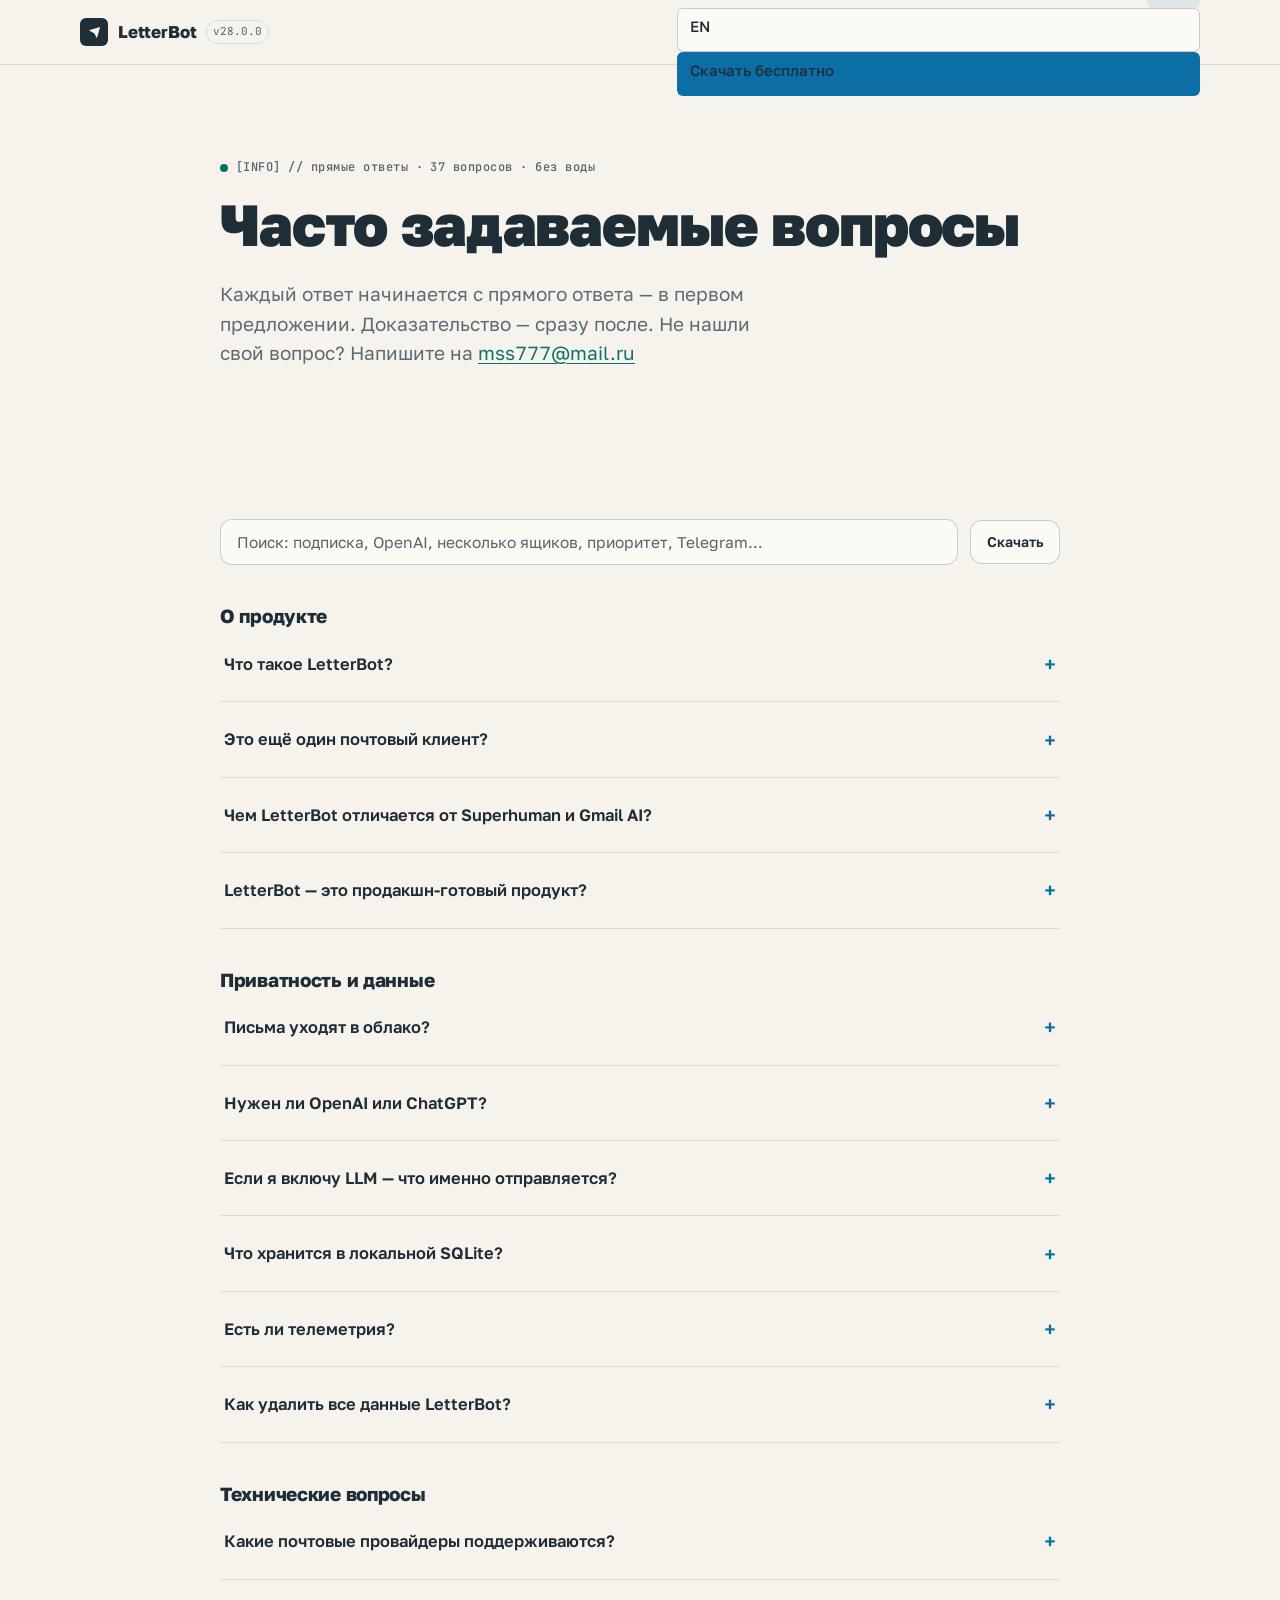
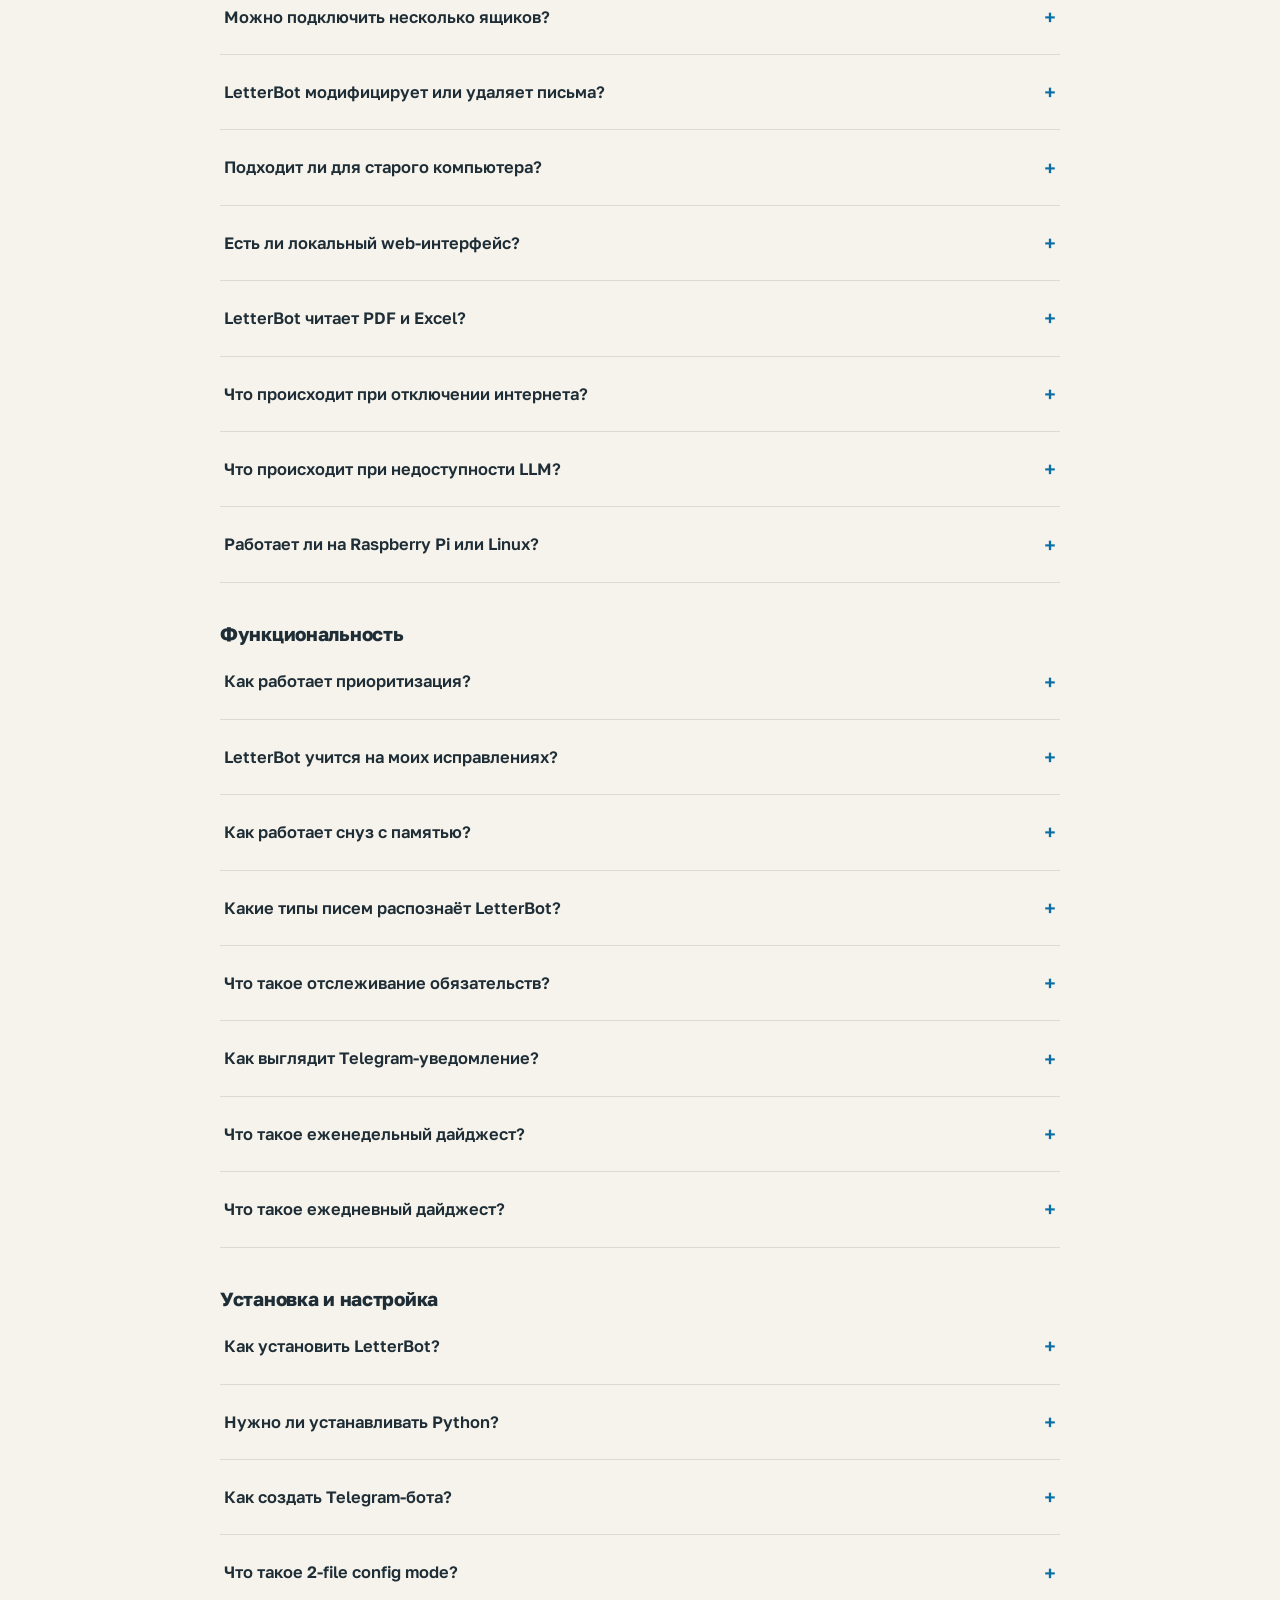
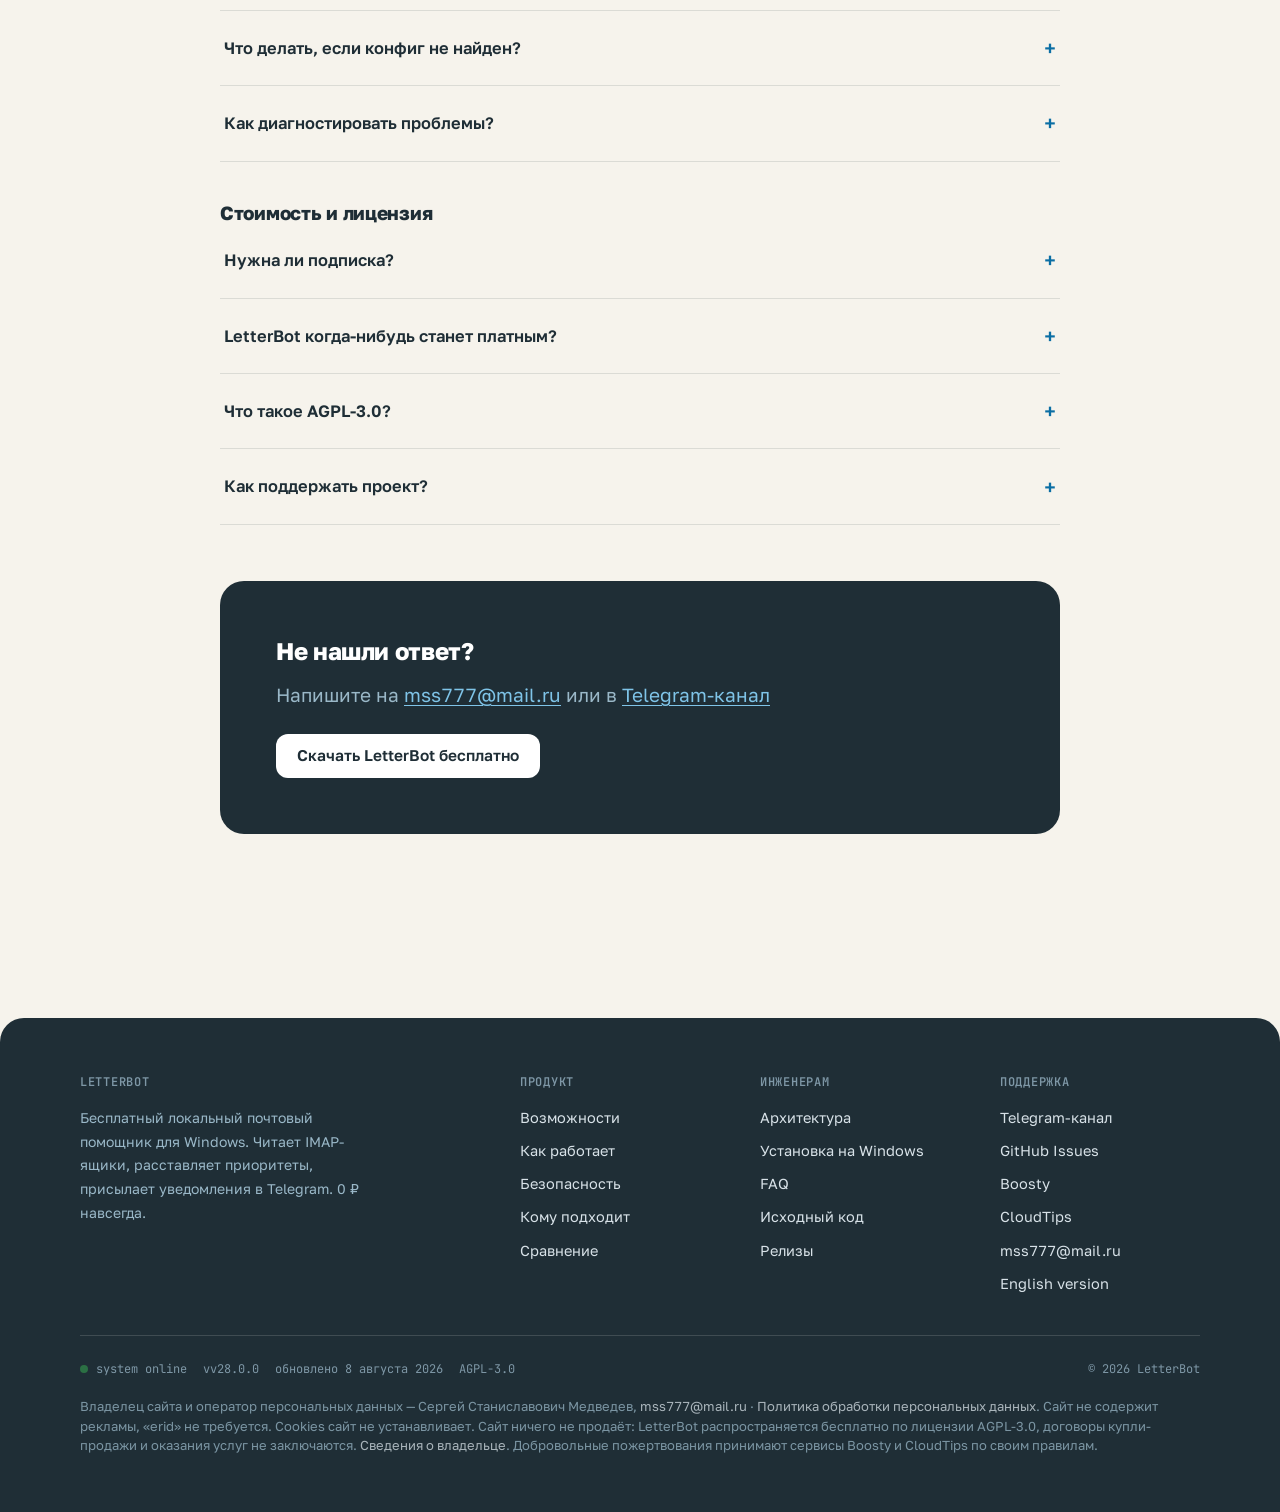
<file: faq.html>
<!DOCTYPE html>
<html lang="ru">
<head>
  <meta charset="UTF-8">
  <meta name="viewport" content="width=device-width,initial-scale=1.0">
  <title>FAQ LetterBot — 37 вопросов о локальности, безопасности, Telegram, установке, приоритетах</title>
  <meta name="description" content="Полный FAQ LetterBot версия 28.0.0: нужна ли подписка (бесплатно), уходят ли письма (нет, локально), установка (10–15 минут), сколько ящиков (неограниченно), OpenAI (не нужен). 37 вопросов, дата обновления 27 апреля 2026.">
  <meta name="theme-color" content="#F6F3EC">
  <meta name="robots" content="index, follow">
  <meta name="author" content="LetterBot">
  <link rel="canonical" href="https://letterbot.ru/faq.html">

  <meta property="og:title" content="FAQ LetterBot — 37 вопросов о локальности, безопасности, Telegram, установке">
  <meta property="og:description" content="Полный FAQ LetterBot: нужна ли подписка, уходят ли письма в облако, как работают приоритеты, можно ли подключить несколько ящиков.">
  <meta property="og:type" content="website">
  <meta property="og:url" content="https://letterbot.ru/faq.html">
  <meta property="og:image" content="https://letterbot.ru/assets/og.png">
  <meta property="og:locale" content="ru_RU">

  <meta name="twitter:card" content="summary_large_image">
  <meta name="twitter:title" content="FAQ LetterBot">
  <meta name="twitter:description" content="37 вопросов о локальности, безопасности, установке и приоритетах.">
  <meta name="twitter:image" content="https://letterbot.ru/assets/og.png">

  <link rel="alternate" hreflang="en" href="https://sergiothefirst.github.io/letterbot/faq.html">
  <link rel="alternate" hreflang="ru" href="https://letterbot.ru/faq.html">

  <link rel="icon" href="favicon.svg" type="image/svg+xml">
  <link rel="icon" type="image/png" href="/favicon.png">
  <link rel="manifest" href="site.webmanifest">

  <link rel="stylesheet" href="assets/styles.css">
  <script src="assets/config.js"></script>

  <script type="application/ld+json">{
  "@context": "https://schema.org",
  "@type": "FAQPage",
  "dateModified": "2026-04-27",
  "mainEntity": [
    {"@type": "Question", "name": "Что такое LetterBot?", "acceptedAnswer": {"@type": "Answer", "text": "LetterBot версия 28.0.0 — бесплатный (0 ₽) локальный оператор почты для Windows. Подключается к вашим IMAP-ящикам, анализирует входящие письма, определяет приоритет и предложенное действие, отправляет короткое уведомление в Telegram. Всё работает на вашем компьютере — без серверов LetterBot."}},
    {"@type": "Question", "name": "Сколько стоит LetterBot?", "acceptedAnswer": {"@type": "Answer", "text": "Бесплатно навсегда. 0 рублей. AGPL-3.0 open source. Без freemium, без платных планов, без триала. Разработка поддерживается добровольными донатами."}},
    {"@type": "Question", "name": "Письма уходят в облако?", "acceptedAnswer": {"@type": "Answer", "text": "По умолчанию — нет. LetterBot читает письма через IMAP с вашего почтового сервера, обрабатывает их локально и хранит метаданные в SQLite на вашем диске. Никаких серверов LetterBot не существует."}},
    {"@type": "Question", "name": "Нужен ли OpenAI или ChatGPT?", "acceptedAnswer": {"@type": "Answer", "text": "Нет. OpenAI не поддерживается. По умолчанию LetterBot работает в детерминированном режиме без внешних AI. Опциональные провайдеры — GigaChat (Сбер) и Cloudflare Workers AI."}},
    {"@type": "Question", "name": "Сколько IMAP-аккаунтов можно подключить?", "acceptedAnswer": {"@type": "Answer", "text": "Неограниченное количество. Каждый маршрутизируется в отдельный Telegram-чат. Дайджесты не дублируются между аккаунтами."}},
    {"@type": "Question", "name": "Какие почтовые сервисы поддерживаются?", "acceptedAnswer": {"@type": "Answer", "text": "Любой IMAP-совместимый ящик: Яндекс.Почта (imap.yandex.ru), Mail.ru (imap.mail.ru), Gmail (imap.gmail.com с паролем приложения), корпоративный Exchange/Office 365, Outlook, FastMail, ProtonMail Bridge."}},
    {"@type": "Question", "name": "Как работают приоритеты?", "acceptedAnswer": {"@type": "Answer", "text": "Детерминированный движок Priority v2: анализирует историю отправителя, тип письма (INVOICE, CONTRACT, SECURITY_ALERT…), ключевые слова дедлайна, тип вложения и частотные аномалии. Результат: Срочно / Важно / Низкий. Каждое решение содержит код причины — например PRIO_INVOICE или PRIO_DEADLINE_1D."}},
    {"@type": "Question", "name": "Что происходит при недоступности LLM?", "acceptedAnswer": {"@type": "Answer", "text": "Система переходит в DEGRADED_NO_LLM режим и продолжает отправлять базовые уведомления на основе детерминированного анализа. Вы получаете Telegram-уведомление о деградации. При восстановлении LLM режим возобновляется автоматически."}},
    {"@type": "Question", "name": "Есть ли web-интерфейс?", "acceptedAnswer": {"@type": "Answer", "text": "Да. Read-only observability cockpit на http://127.0.0.1:8787: дашборд, архив писем, трейс решений, состояние системы, SLA-метрики доставки, аналитика отправителей. Не подключается к интернету."}},
    {"@type": "Question", "name": "Как установить LetterBot?", "acceptedAnswer": {"@type": "Answer", "text": "Четыре шага: 1) Скачать ZIP с GitHub Releases, 2) Распаковать, 3) Заполнить accounts.ini (IMAP-данные и Telegram-токен), 4) Запустить letterbot.bat. Время: 10–15 минут. Python уже включён."}},
    {"@type": "Question", "name": "Подходит ли для старого компьютера?", "acceptedAnswer": {"@type": "Answer", "text": "Да — это один из лучших сценариев. Протестировано на Intel Celeron N4020 (2 ядра, 1.1 ГГц) с 3 ГБ RAM. Старый ноутбук — отличный выделенный локальный почтовый ассистент."}},
    {"@type": "Question", "name": "Как получить помощь?", "acceptedAnswer": {"@type": "Answer", "text": "GitHub Issues, Telegram-канал (@letterbot_ru) или email mss777@mail.ru."}}
  ]
}</script>
</head>
<body>
  <a class="skip-link" href="#main">Перейти к содержимому</a>

  <header class="site-header">
    <div class="container">
      <a class="logo" href="index.html" aria-label="LetterBot — на главную">
        <span class="logo-mark" aria-hidden="true">
          <svg width="15" height="15" viewBox="0 0 24 24" fill="none"><path d="M3 8.2 21 3l-5.2 18-3.9-7.3L3 8.2Z" fill="currentColor"/></svg>
        </span>
        <span class="logo-name">LetterBot</span>
        <span class="logo-ver mono" data-lb-ver>v28.0.0</span>
      </a>

      <nav class="site-nav" id="site-nav" aria-label="Основная навигация">
        <ul>
          <li><a href="index.html">Главная</a></li>
          <li><a href="vozmozhnosti.html">Возможности</a></li>
          <li><a href="kak-rabotaet.html">Как работает</a></li>
          <li><a href="bezopasnost.html">Безопасность</a></li>
          <li><a href="faq.html" aria-current="page">FAQ</a></li>
        </ul>
        <div class="nav-cta">
          <a class="btn btn-secondary btn-sm" href="#" data-lb-en title="English version">EN</a>
          <a class="btn btn-primary btn-sm" href="#" data-lb-releases>Скачать бесплатно</a>
        </div>
      </nav>

      <button class="nav-burger" id="nav-burger" aria-expanded="false" aria-controls="site-nav" aria-label="Открыть меню">
        <span></span><span></span><span></span>
      </button>
    </div>
  </header>

  <main id="main">
    <section class="hero">
      <div class="container narrow">
        <p class="eyebrow">[INFO] // прямые ответы · 37 вопросов · без воды</p>
        <h1>Часто задаваемые вопросы</h1>
        <p class="lead mt-16">Каждый ответ начинается с&nbsp;прямого ответа — в&nbsp;первом предложении. Доказательство — сразу после. Не&nbsp;нашли свой вопрос? Напишите на&nbsp;<a href="#" data-lb-email>mss777@mail.ru</a></p>
      </div>
    </section>

    <section class="section -tight">
      <div class="container narrow">
        <div class="faq-search-row">
          <input id="faq-search" class="faq-search-input" type="search" aria-label="Поиск по вопросам" placeholder="Поиск: подписка, OpenAI, несколько ящиков, приоритет, Telegram…">
          <a class="btn btn-secondary btn-sm" href="#" data-lb-releases>Скачать</a>
        </div>
        <p id="faq-empty" class="faq-empty" role="status" aria-live="polite" hidden>Ничего не&nbsp;найдено. Попробуйте другой запрос или напишите на&nbsp;<a href="#" data-lb-email>mss777@mail.ru</a></p>

        <h2 class="faq-section-label" data-section="about" >О продукте</h2>
        <details class="acc faq-item" data-faq data-sec="about">
          <summary><span class="faq-q-text" data-orig="Что такое LetterBot?">Что такое LetterBot?</span></summary>
          <div class="acc-body"><p class="faq-body-text" data-orig="LetterBot — это бесплатный локальный оператор почты для Windows. Подключается к вашим IMAP-ящикам, анализирует входящие письма, определяет приоритет и предложенное действие, отправляет короткое уведомление в Telegram. Всё работает на вашем компьютере — без серверов LetterBot.">LetterBot — это бесплатный локальный оператор почты для Windows. Подключается к&nbsp;вашим IMAP-ящикам, анализирует входящие письма, определяет приоритет и&nbsp;предложенное действие, отправляет короткое уведомление в&nbsp;Telegram. Всё работает на&nbsp;вашем компьютере — без серверов LetterBot.</p></div>
        </details>
        <details class="acc faq-item" data-faq data-sec="about">
          <summary><span class="faq-q-text" data-orig="Это ещё один почтовый клиент?">Это ещё один почтовый клиент?</span></summary>
          <div class="acc-body"><p class="faq-body-text" data-orig="Нет. LetterBot не заменяет ваш почтовый клиент. Он добавляет поверх него слой умного triage: отбирает только то, что требует действия, и сигнализирует в Telegram. Ваш inbox остаётся как есть — LetterBot работает в IMAP read-only режиме.">Нет. LetterBot не&nbsp;заменяет ваш почтовый клиент. Он&nbsp;добавляет поверх него слой умного triage: отбирает только то, что требует действия, и&nbsp;сигнализирует в&nbsp;Telegram. Ваш inbox остаётся как есть — LetterBot работает в&nbsp;IMAP read-only режиме.</p></div>
        </details>
        <details class="acc faq-item" data-faq data-sec="about">
          <summary><span class="faq-q-text" data-orig="Чем LetterBot отличается от Superhuman и Gmail AI?">Чем LetterBot отличается от&nbsp;Superhuman и&nbsp;Gmail AI?</span></summary>
          <div class="acc-body"><p class="faq-body-text" data-orig="Superhuman и Gmail AI — облачные сервисы: ваша почта обрабатывается на их серверах. LetterBot обрабатывает всё локально. Кроме того: LetterBot бесплатен, open source, использует Telegram как рабочий интерфейс и не требует OpenAI. Такого сочетания нигде больше нет при нулевой стоимости.">Superhuman и&nbsp;Gmail AI — облачные сервисы: ваша почта обрабатывается на&nbsp;их&nbsp;серверах. LetterBot обрабатывает всё локально. Кроме того: LetterBot бесплатен, open source, использует Telegram как рабочий интерфейс и&nbsp;не&nbsp;требует OpenAI. Такого сочетания нигде больше нет при нулевой стоимости.</p></div>
        </details>
        <details class="acc faq-item" data-faq data-sec="about">
          <summary><span class="faq-q-text" data-orig="LetterBot — это продакшн-готовый продукт?">LetterBot — это продакшн-готовый продукт?</span></summary>
          <div class="acc-body"><p class="faq-body-text" data-orig="Да, для личного и малого бизнеса. Внутри — health checks, retry/backoff, SLA-метрики, graceful degradation, event model и observability cockpit. Не подходит для enterprise (SAML/SSO, compliance-сертификации, централизованного управления).">Да, для личного и&nbsp;малого бизнеса. Внутри — health checks, retry/backoff, SLA-метрики, graceful degradation, event model и&nbsp;observability cockpit. Не&nbsp;подходит для enterprise (SAML/SSO, compliance-сертификации, централизованного управления).</p></div>
        </details>

        <h2 class="faq-section-label" data-section="privacy" >Приватность и&nbsp;данные</h2>
        <details class="acc faq-item" data-faq data-sec="privacy">
          <summary><span class="faq-q-text" data-orig="Письма уходят в облако?">Письма уходят в&nbsp;облако?</span></summary>
          <div class="acc-body"><p class="faq-body-text" data-orig="По умолчанию — нет. LetterBot читает письма через IMAP с вашего почтового сервера, обрабатывает их локально и хранит метаданные в SQLite на вашем диске. Никаких серверов LetterBot не существует — некуда передавать данные.">По&nbsp;умолчанию — нет. LetterBot читает письма через IMAP с&nbsp;вашего почтового сервера, обрабатывает их&nbsp;локально и&nbsp;хранит метаданные в&nbsp;SQLite на&nbsp;вашем диске. Никаких серверов LetterBot не&nbsp;существует — некуда передавать данные.</p></div>
        </details>
        <details class="acc faq-item" data-faq data-sec="privacy">
          <summary><span class="faq-q-text" data-orig="Нужен ли OpenAI или ChatGPT?">Нужен ли OpenAI или ChatGPT?</span></summary>
          <div class="acc-body"><p class="faq-body-text" data-orig="Нет. OpenAI не поддерживается. По умолчанию LetterBot работает в детерминированном режиме без внешних AI. Опциональные провайдеры — GigaChat (Сбер) и Cloudflare Workers AI. Их подключение необязательно и не меняет базовую полезность.">Нет. OpenAI не&nbsp;поддерживается. По&nbsp;умолчанию LetterBot работает в&nbsp;детерминированном режиме без внешних AI. Опциональные провайдеры — GigaChat (Сбер) и&nbsp;Cloudflare Workers AI. Их&nbsp;подключение необязательно и&nbsp;не&nbsp;меняет базовую полезность.</p></div>
        </details>
        <details class="acc faq-item" data-faq data-sec="privacy">
          <summary><span class="faq-q-text" data-orig="Если я включу LLM — что именно отправляется?">Если я&nbsp;включу LLM — что именно отправляется?</span></summary>
          <div class="acc-body"><p class="faq-body-text" data-orig="Только текст тела письма (минимальный контекст для классификации). Содержимое вложений, полный raw email, адресная книга и история — не передаются. Вы сами контролируете, какой провайдер обрабатывает этот запрос по своей политике приватности.">Только текст тела письма (минимальный контекст для классификации). Содержимое вложений, полный raw email, адресная книга и&nbsp;история — не&nbsp;передаются. Вы&nbsp;сами контролируете, какой провайдер обрабатывает этот запрос по&nbsp;своей политике приватности.</p></div>
        </details>
        <details class="acc faq-item" data-faq data-sec="privacy">
          <summary><span class="faq-q-text" data-orig="Что хранится в локальной SQLite?">Что хранится в&nbsp;локальной SQLite?</span></summary>
          <div class="acc-body"><p class="faq-body-text" data-orig="Метаданные: отправитель, тема, дата, тип письма, приоритет, источник приоритета, извлечённые сущности, состояние снуза, аналитика. Полные тела писем и содержимое вложений обрабатываются в памяти и не сохраняются.">Метаданные: отправитель, тема, дата, тип письма, приоритет, источник приоритета, извлечённые сущности, состояние снуза, аналитика. Полные тела писем и&nbsp;содержимое вложений обрабатываются в&nbsp;памяти и&nbsp;не&nbsp;сохраняются.</p></div>
        </details>
        <details class="acc faq-item" data-faq data-sec="privacy">
          <summary><span class="faq-q-text" data-orig="Есть ли телеметрия?">Есть ли телеметрия?</span></summary>
          <div class="acc-body"><p class="faq-body-text" data-orig="Нет. Нулевая телеметрия. Единственные внешние соединения: ваш IMAP-сервер, Telegram Bot API и выбранный LLM-провайдер (если настроен). Проверить можно в исходном коде на GitHub.">Нет. Нулевая телеметрия. Единственные внешние соединения: ваш IMAP-сервер, Telegram Bot API и&nbsp;выбранный LLM-провайдер (если настроен). Проверить можно в&nbsp;исходном коде на&nbsp;GitHub.</p></div>
        </details>
        <details class="acc faq-item" data-faq data-sec="privacy">
          <summary><span class="faq-q-text" data-orig="Как удалить все данные LetterBot?">Как удалить все данные LetterBot?</span></summary>
          <div class="acc-body"><p class="faq-body-text" data-orig="Удалите файл data/mailbot.sqlite или весь каталог проекта. Никаких облачных бэкапов, никаких запросов на удаление аккаунта — всё на вашей машине.">Удалите файл data/mailbot.sqlite или весь каталог проекта. Никаких облачных бэкапов, никаких запросов на&nbsp;удаление аккаунта — всё на&nbsp;вашей машине.</p></div>
        </details>

        <h2 class="faq-section-label" data-section="tech" >Технические вопросы</h2>
        <details class="acc faq-item" data-faq data-sec="tech">
          <summary><span class="faq-q-text" data-orig="Какие почтовые провайдеры поддерживаются?">Какие почтовые провайдеры поддерживаются?</span></summary>
          <div class="acc-body"><p class="faq-body-text" data-orig="Любой IMAP-совместимый ящик: Яндекс.Почта (imap.yandex.ru), Mail.ru (imap.mail.ru), Gmail (imap.gmail.com с паролем приложения), корпоративный Exchange/Office 365, Outlook, FastMail, ProtonMail Bridge и любой другой IMAP-сервер.">Любой IMAP-совместимый ящик: Яндекс.Почта (imap.yandex.ru), Mail.ru (imap.mail.ru), Gmail (imap.gmail.com с&nbsp;паролем приложения), корпоративный Exchange/Office&nbsp;365, Outlook, FastMail, ProtonMail Bridge и&nbsp;любой другой IMAP-сервер.</p></div>
        </details>
        <details class="acc faq-item" data-faq data-sec="tech">
          <summary><span class="faq-q-text" data-orig="Можно подключить несколько ящиков?">Можно подключить несколько ящиков?</span></summary>
          <div class="acc-body"><p class="faq-body-text" data-orig="Да. Неограниченное количество IMAP-аккаунтов. Каждый маршрутизируется в отдельный Telegram-чат — рабочая почта в один чат, личная в другой, серверные алерты в отдельный канал. Дайджесты не дублируются между аккаунтами.">Да. Неограниченное количество IMAP-аккаунтов. Каждый маршрутизируется в&nbsp;отдельный Telegram-чат — рабочая почта в&nbsp;один чат, личная в&nbsp;другой, серверные алерты в&nbsp;отдельный канал. Дайджесты не&nbsp;дублируются между аккаунтами.</p></div>
        </details>
        <details class="acc faq-item" data-faq data-sec="tech">
          <summary><span class="faq-q-text" data-orig="LetterBot модифицирует или удаляет письма?">LetterBot модифицирует или удаляет письма?</span></summary>
          <div class="acc-body"><p class="faq-body-text" data-orig="Нет. LetterBot подключается в IMAP read-only режиме. Он никогда не удаляет, не перемещает, не помечает и не изменяет ни одного письма. Ваш inbox остаётся в точности как был.">Нет. LetterBot подключается в&nbsp;IMAP read-only режиме. Он&nbsp;никогда не&nbsp;удаляет, не&nbsp;перемещает, не&nbsp;помечает и&nbsp;не&nbsp;изменяет ни&nbsp;одного письма. Ваш inbox остаётся в&nbsp;точности как был.</p></div>
        </details>
        <details class="acc faq-item" data-faq data-sec="tech">
          <summary><span class="faq-q-text" data-orig="Подходит ли для старого компьютера?">Подходит ли для старого компьютера?</span></summary>
          <div class="acc-body"><p class="faq-body-text" data-orig="Да — это один из лучших сценариев. Протестировано на Intel Celeron N4020 (2 ядра, 1.1 ГГц) с 3 ГБ RAM. Старый ноутбук или запасной десктоп — отличный выделенный локальный почтовый ассистент.">Да — это один из&nbsp;лучших сценариев. Протестировано на&nbsp;Intel Celeron N4020 (2&nbsp;ядра, 1.1&nbsp;ГГц) с&nbsp;3&nbsp;ГБ RAM. Старый ноутбук или запасной десктоп — отличный выделенный локальный почтовый ассистент.</p></div>
        </details>
        <details class="acc faq-item" data-faq data-sec="tech">
          <summary><span class="faq-q-text" data-orig="Есть ли локальный web-интерфейс?">Есть ли локальный web-интерфейс?</span></summary>
          <div class="acc-body"><p class="faq-body-text" data-orig="Да. Read-only observability cockpit на http://127.0.0.1:8787. Доступные маршруты: дашборд, архив писем, трейс AI-решений с кодами причин, состояние системы, SLA-метрики доставки (p90 latency, delivery rate, error rate), аналитика отправителей. Не подключается к интернету.">Да. Read-only observability cockpit на&nbsp;http://127.0.0.1:8787. Доступные маршруты: дашборд, архив писем, трейс AI-решений с&nbsp;кодами причин, состояние системы, SLA-метрики доставки (p90 latency, delivery rate, error rate), аналитика отправителей. Не&nbsp;подключается к&nbsp;интернету.</p></div>
        </details>
        <details class="acc faq-item" data-faq data-sec="tech">
          <summary><span class="faq-q-text" data-orig="LetterBot читает PDF и Excel?">LetterBot читает PDF и&nbsp;Excel?</span></summary>
          <div class="acc-body"><p class="faq-body-text" data-orig="Да. Извлекает текст из PDF и Excel (.xlsx) без Microsoft Office. Содержимое вложений участвует в расчёте приоритета — счёт в PDF может автоматически получить Срочный приоритет.">Да. Извлекает текст из&nbsp;PDF и&nbsp;Excel (.xlsx) без Microsoft Office. Содержимое вложений участвует в&nbsp;расчёте приоритета — счёт в&nbsp;PDF может автоматически получить Срочный приоритет.</p></div>
        </details>
        <details class="acc faq-item" data-faq data-sec="tech">
          <summary><span class="faq-q-text" data-orig="Что происходит при отключении интернета?">Что происходит при отключении интернета?</span></summary>
          <div class="acc-body"><p class="faq-body-text" data-orig="LetterBot не может синхронизировать IMAP и доставлять Telegram-уведомления без интернета. Но он не падает — автоматически повторяет попытку при следующем опросе. Все локальные данные сохраняются.">LetterBot не&nbsp;может синхронизировать IMAP и&nbsp;доставлять Telegram-уведомления без интернета. Но&nbsp;он&nbsp;не&nbsp;падает — автоматически повторяет попытку при следующем опросе. Все локальные данные сохраняются.</p></div>
        </details>
        <details class="acc faq-item" data-faq data-sec="tech">
          <summary><span class="faq-q-text" data-orig="Что происходит при недоступности LLM?">Что происходит при недоступности LLM?</span></summary>
          <div class="acc-body"><p class="faq-body-text" data-orig="LetterBot автоматически переходит в DEGRADED_NO_LLM режим и продолжает отправлять базовые уведомления на основе детерминированного анализа. Вы получаете Telegram-уведомление о деградации. При восстановлении LLM — нормальный режим возобновляется автоматически.">LetterBot автоматически переходит в&nbsp;DEGRADED_NO_LLM режим и&nbsp;продолжает отправлять базовые уведомления на&nbsp;основе детерминированного анализа. Вы&nbsp;получаете Telegram-уведомление о&nbsp;деградации. При восстановлении LLM — нормальный режим возобновляется автоматически.</p></div>
        </details>
        <details class="acc faq-item" data-faq data-sec="tech">
          <summary><span class="faq-q-text" data-orig="Работает ли на Raspberry Pi или Linux?">Работает ли на&nbsp;Raspberry Pi или Linux?</span></summary>
          <div class="acc-body"><p class="faq-body-text" data-orig="Официально — только Windows 10/11. Технически возможно на Linux/Pi при наличии Python 3.10+. Пользователи сообщают об успехе на Pi 4 с 4 ГБ RAM. Поддержки нет — но можно открыть issue на GitHub.">Официально — только Windows 10/11. Технически возможно на&nbsp;Linux/Pi при наличии Python 3.10+. Пользователи сообщают об&nbsp;успехе на&nbsp;Pi&nbsp;4 с&nbsp;4&nbsp;ГБ RAM. Поддержки нет — но&nbsp;можно открыть issue на&nbsp;GitHub.</p></div>
        </details>

        <h2 class="faq-section-label" data-section="features" >Функциональность</h2>
        <details class="acc faq-item" data-faq data-sec="features">
          <summary><span class="faq-q-text" data-orig="Как работает приоритизация?">Как работает приоритизация?</span></summary>
          <div class="acc-body"><p class="faq-body-text" data-orig="Детерминированный движок Priority v2: анализирует историю отправителя, тип письма (INVOICE, CONTRACT, SECURITY_ALERT…), ключевые слова дедлайна, тип вложения и частотные аномалии. Результат: Срочно / Важно / Низкий. Каждое решение содержит код причины — например PRIO_INVOICE или PRIO_DEADLINE_1D. Не чёрный ящик.">Детерминированный движок Priority v2: анализирует историю отправителя, тип письма (INVOICE, CONTRACT, SECURITY_ALERT…), ключевые слова дедлайна, тип вложения и&nbsp;частотные аномалии. Результат: Срочно / Важно / Низкий. Каждое решение содержит код причины — например PRIO_INVOICE или PRIO_DEADLINE_1D. Не&nbsp;чёрный ящик.</p></div>
        </details>
        <details class="acc faq-item" data-faq data-sec="features">
          <summary><span class="faq-q-text" data-orig="LetterBot учится на моих исправлениях?">LetterBot учится на&nbsp;моих исправлениях?</span></summary>
          <div class="acc-body"><p class="faq-body-text" data-orig="Да. Когда вы нажимаете кнопку приоритета в Telegram, переопределяя решение системы, это записывается как сигнал коррекции. Со временем система адаптируется — какие отправители для вас срочные, каких вы регулярно понижаете. Контролируемый feedback loop, не магическое самообучение.">Да. Когда вы&nbsp;нажимаете кнопку приоритета в&nbsp;Telegram, переопределяя решение системы, это записывается как сигнал коррекции. Со&nbsp;временем система адаптируется — какие отправители для вас срочные, каких вы&nbsp;регулярно понижаете. Контролируемый feedback loop, не&nbsp;магическое самообучение.</p></div>
        </details>
        <details class="acc faq-item" data-faq data-sec="features">
          <summary><span class="faq-q-text" data-orig="Как работает снуз с памятью?">Как работает снуз с&nbsp;памятью?</span></summary>
          <div class="acc-body"><p class="faq-body-text" data-orig="Нажмите кнопку снуза (2 часа, завтра, следующая неделя) в Telegram. В назначенное время LetterBot вернёт письмо с полным контекстом: оригинальный отправитель, тема, тип письма, предложенное действие, время получения. Это не просто напоминание — контекст решения восстанавливается полностью.">Нажмите кнопку снуза (2&nbsp;часа, завтра, следующая неделя) в&nbsp;Telegram. В&nbsp;назначенное время LetterBot вернёт письмо с&nbsp;полным контекстом: оригинальный отправитель, тема, тип письма, предложенное действие, время получения. Это не&nbsp;просто напоминание — контекст решения восстанавливается полностью.</p></div>
        </details>
        <details class="acc faq-item" data-faq data-sec="features">
          <summary><span class="faq-q-text" data-orig="Какие типы писем распознаёт LetterBot?">Какие типы писем распознаёт LetterBot?</span></summary>
          <div class="acc-body"><p class="faq-body-text" data-orig="INVOICE (счёт), CONTRACT (договор), SECURITY_ALERT (уведомление безопасности), PRICE_LIST (прайс), NEWSLETTER, NOTIFICATION и другие. Классификация определяет базовый уровень приоритета и предложенное действие в Telegram-уведомлении.">INVOICE (счёт), CONTRACT (договор), SECURITY_ALERT (уведомление безопасности), PRICE_LIST (прайс), NEWSLETTER, NOTIFICATION и&nbsp;другие. Классификация определяет базовый уровень приоритета и&nbsp;предложенное действие в&nbsp;Telegram-уведомлении.</p></div>
        </details>
        <details class="acc faq-item" data-faq data-sec="features">
          <summary><span class="faq-q-text" data-orig="Что такое отслеживание обязательств?">Что такое отслеживание обязательств?</span></summary>
          <div class="acc-body"><p class="faq-body-text" data-orig="LetterBot обнаруживает фразы-обязательства в письмах: «пришлю к пятнице», «подтвердите до понедельника», «позвоню завтра». Они отслеживаются и выводятся в еженедельном дайджесте — кто что обещал, включая ваши исходящие обязательства.">LetterBot обнаруживает фразы-обязательства в&nbsp;письмах: «пришлю к&nbsp;пятнице», «подтвердите до&nbsp;понедельника», «позвоню завтра». Они&nbsp;отслеживаются и&nbsp;выводятся в&nbsp;еженедельном дайджесте — кто что обещал, включая ваши исходящие обязательства.</p></div>
        </details>
        <details class="acc faq-item" data-faq data-sec="features">
          <summary><span class="faq-q-text" data-orig="Как выглядит Telegram-уведомление?">Как выглядит Telegram-уведомление?</span></summary>
          <div class="acc-body"><p class="faq-body-text" data-orig="Одно письмо — одно сообщение. Структура: эмодзи приоритета + тип письма · отправитель · тема · 2–3 строки саммари · предложенное действие · заметка о вложении (если есть) · кнопки приоритета · кнопки снуза. Нажатие кнопки приоритета обновляет хранимый приоритет и тренирует модель.">Одно письмо — одно сообщение. Структура: приоритет + тип письма · отправитель · тема · 2–3&nbsp;строки саммари · предложенное действие · заметка о&nbsp;вложении (если есть) · кнопки приоритета · кнопки снуза. Нажатие кнопки приоритета обновляет хранимый приоритет и&nbsp;тренирует модель.</p></div>
        </details>
        <details class="acc faq-item" data-faq data-sec="features">
          <summary><span class="faq-q-text" data-orig="Что такое еженедельный дайджест?">Что такое еженедельный дайджест?</span></summary>
          <div class="acc-body"><p class="faq-body-text" data-orig="Сводка каждый понедельник: всего обработанных писем, обнаруженные счета (с суммами), договоры на проверку, просроченные обязательства, silent-partner risks (контакты, переставшие отвечать) и ожидающие ответа письма. Дедупликация по chat_id — если у вас несколько ящиков в одном чате, дайджест приходит один раз.">Сводка каждый понедельник: всего обработанных писем, обнаруженные счета (с&nbsp;суммами), договоры на&nbsp;проверку, просроченные обязательства, silent-partner risks (контакты, переставшие отвечать) и&nbsp;ожидающие ответа письма. Дедупликация по&nbsp;chat_id — если у&nbsp;вас несколько ящиков в&nbsp;одном чате, дайджест приходит один раз.</p></div>
        </details>
        <details class="acc faq-item" data-faq data-sec="features">
          <summary><span class="faq-q-text" data-orig="Что такое ежедневный дайджест?">Что такое ежедневный дайджест?</span></summary>
          <div class="acc-body"><p class="faq-body-text" data-orig="Ежедневная сводка в настроенное время: ключевые события за день, письма, требующие внимания, и статус обязательств. Дедупликация между аккаунтами — один чат получает один дайджест, даже если к нему привязано несколько ящиков.">Ежедневная сводка в&nbsp;настроенное время: ключевые события за&nbsp;день, письма, требующие внимания, и&nbsp;статус обязательств. Дедупликация между аккаунтами — один чат получает один дайджест, даже если к&nbsp;нему привязано несколько ящиков.</p></div>
        </details>

        <h2 class="faq-section-label" data-section="install" >Установка и&nbsp;настройка</h2>
        <details class="acc faq-item" data-faq data-sec="install">
          <summary><span class="faq-q-text" data-orig="Как установить LetterBot?">Как установить LetterBot?</span></summary>
          <div class="acc-body"><p class="faq-body-text" data-orig="4 шага: 1. Скачать ZIP с GitHub Releases 2. Распаковать в удобное место 3. Заполнить accounts.ini — IMAP-данные и токен Telegram-бота 4. Запустить letterbot.bat — Python не нужен — dist включает runtime. Около 10–15 минут.">4&nbsp;шага: 1. Скачать ZIP с&nbsp;GitHub Releases 2. Распаковать в&nbsp;удобное место 3. Заполнить accounts.ini — IMAP-данные и&nbsp;токен Telegram-бота 4. Запустить letterbot.bat — Python не&nbsp;нужен — dist включает runtime. Около 10–15&nbsp;минут.</p></div>
        </details>
        <details class="acc faq-item" data-faq data-sec="install">
          <summary><span class="faq-q-text" data-orig="Нужно ли устанавливать Python?">Нужно ли устанавливать Python?</span></summary>
          <div class="acc-body"><p class="faq-body-text" data-orig="Нет. One-folder Windows release включает Python runtime в дистрибутиве. Просто распакуйте и запустите letterbot.bat.">Нет. One-folder Windows release включает Python runtime в&nbsp;дистрибутиве. Просто распакуйте и&nbsp;запустите letterbot.bat.</p></div>
        </details>
        <details class="acc faq-item" data-faq data-sec="install">
          <summary><span class="faq-q-text" data-orig="Как создать Telegram-бота?">Как создать Telegram-бота?</span></summary>
          <div class="acc-body"><p class="faq-body-text" data-orig="Напишите @BotFather в Telegram, команда /newbot, следуйте инструкциям. Скопируйте токен в accounts.ini. Затем напишите вашему боту любое сообщение и получите chat_id через https://api.telegram.org/bot[TOKEN]/getUpdates.">Напишите @BotFather в&nbsp;Telegram, команда /newbot, следуйте инструкциям. Скопируйте токен в&nbsp;accounts.ini. Затем напишите вашему боту любое сообщение и&nbsp;получите chat_id через https://api.telegram.org/bot[TOKEN]/getUpdates.</p></div>
        </details>
        <details class="acc faq-item" data-faq data-sec="install">
          <summary><span class="faq-q-text" data-orig="Что такое 2-file config mode?">Что такое 2-file config mode?</span></summary>
          <div class="acc-body"><p class="faq-body-text" data-orig="Вся конфигурация разделена на два INI-файла: settings.ini — общие параметры системы (интервал опроса, настройки дайджеста, параметры приоритизации), accounts.ini — секреты и аккаунты (IMAP-данные, токены). Проще разделять общие настройки и секреты.">Вся конфигурация разделена на&nbsp;два INI-файла: settings.ini — общие параметры системы (интервал опроса, настройки дайджеста, параметры приоритизации), accounts.ini — секреты и&nbsp;аккаунты (IMAP-данные, токены). Проще разделять общие настройки и&nbsp;секреты.</p></div>
        </details>
        <details class="acc faq-item" data-faq data-sec="install">
          <summary><span class="faq-q-text" data-orig="Что делать если конфиг не найден?">Что делать, если конфиг не&nbsp;найден?</span></summary>
          <div class="acc-body"><p class="faq-body-text" data-orig="Система не падает молча. Автобутстрап определяет, каких файлов не хватает, и выводит список с точными командами для создания из шаблона. Порог первого запуска — минимальный.">Система не&nbsp;падает молча. Автобутстрап определяет, каких файлов не&nbsp;хватает, и&nbsp;выводит список с&nbsp;точными командами для создания из&nbsp;шаблона. Порог первого запуска — минимальный.</p></div>
        </details>
        <details class="acc faq-item" data-faq data-sec="install">
          <summary><span class="faq-q-text" data-orig="Как диагностировать проблемы?">Как диагностировать проблемы?</span></summary>
          <div class="acc-body"><p class="faq-body-text" data-orig="Три уровня диагностики: лог запуска с явными статусами, doctor в CLI и /doctor в локальном web cockpit (127.0.0.1:8787/doctor). Показывает состояние всех систем, конфигурацию, здоровье ящиков и качество решений.">Три уровня диагностики: лог запуска с&nbsp;явными статусами, doctor в&nbsp;CLI и&nbsp;/doctor в&nbsp;локальном web cockpit (127.0.0.1:8787/doctor). Показывает состояние всех систем, конфигурацию, здоровье ящиков и&nbsp;качество решений.</p></div>
        </details>

        <h2 class="faq-section-label" data-section="pricing" >Стоимость и&nbsp;лицензия</h2>
        <details class="acc faq-item" data-faq data-sec="pricing">
          <summary><span class="faq-q-text" data-orig="Нужна ли подписка?">Нужна ли подписка?</span></summary>
          <div class="acc-body"><p class="faq-body-text" data-orig="Нет. LetterBot бесплатен навсегда. AGPL-3.0 open source. Без freemium, без платных планов, без триала. Разработка поддерживается добровольными донатами через Boosty — без коммерческих целей.">Нет. LetterBot бесплатен навсегда. AGPL-3.0 open source. Без freemium, без платных планов, без триала. Разработка поддерживается добровольными донатами через Boosty — без коммерческих целей.</p></div>
        </details>
        <details class="acc faq-item" data-faq data-sec="pricing">
          <summary><span class="faq-q-text" data-orig="LetterBot когда-нибудь станет платным?">LetterBot когда-нибудь станет платным?</span></summary>
          <div class="acc-body"><p class="faq-body-text" data-orig="Нет. LetterBot задуман как постоянно бесплатное open source ПО. Разработка финансируется добровольными донатами. AGPL-3.0 лицензия гарантирует, что исходный код всегда будет открытым.">Нет. LetterBot задуман как постоянно бесплатное open source ПО. Разработка финансируется добровольными донатами. AGPL-3.0 лицензия гарантирует, что исходный код всегда будет открытым.</p></div>
        </details>
        <details class="acc faq-item" data-faq data-sec="pricing">
          <summary><span class="faq-q-text" data-orig="Что такое AGPL-3.0?">Что такое AGPL-3.0?</span></summary>
          <div class="acc-body"><p class="faq-body-text" data-orig="GNU Affero General Public License версии 3. Вы можете читать, модифицировать и распространять код. Условие: модифицированные версии, оказывающие услуги по сети, обязаны публиковать исходный код. Подробности — на сайте GNU.">GNU Affero General Public License версии 3. Вы&nbsp;можете читать, модифицировать и&nbsp;распространять код. Условие: модифицированные версии, оказывающие услуги по&nbsp;сети, обязаны публиковать исходный код. Подробности — на&nbsp;<a href="https://www.gnu.org/licenses/agpl-3.0.ru.html" target="_blank" rel="noopener">сайте GNU</a>.</p></div>
        </details>
        <details class="acc faq-item" data-faq data-sec="pricing">
          <summary><span class="faq-q-text" data-orig="Как поддержать проект?">Как поддержать проект?</span></summary>
          <div class="acc-body"><p class="faq-body-text" data-orig="Добровольный донат через Boosty. Или звезда на GitHub. Или сообщение об ошибке в Issues. Или рекомендация коллегам. Всё это помогает проекту развиваться.">Добровольный донат через <a href="#" data-lb-boosty>Boosty</a>. Или звезда на&nbsp;GitHub. Или сообщение об&nbsp;ошибке в&nbsp;Issues. Или рекомендация коллегам. Всё это помогает проекту развиваться.</p></div>
        </details>

        <div class="cta-band mt-56">
          <h2 style="font-size:24px">Не нашли ответ?</h2>
          <p class="lead" style="margin-bottom:var(--s-24)">Напишите на&nbsp;<a href="#" data-lb-email class="accent-light">mss777@mail.ru</a> или в&nbsp;<a href="#" data-lb-telegram class="accent-light">Telegram-канал</a></p>
          <div class="cta-actions">
            <a class="btn btn-inverse" href="#" data-lb-releases>Скачать LetterBot бесплатно</a>
          </div>
        </div>
      </div>
    </section>
  </main>

  <footer class="site-footer">
    <div class="container">
      <div class="footer-grid">
        <div>
          <h4>LetterBot</h4>
          <p class="footer-desc">Бесплатный локальный почтовый помощник для Windows. Читает IMAP-ящики, расставляет приоритеты, присылает уведомления в&nbsp;Telegram. 0&nbsp;₽ навсегда.</p>
        </div>
        <div>
          <h4>Продукт</h4>
          <ul>
            <li><a href="vozmozhnosti.html">Возможности</a></li>
            <li><a href="kak-rabotaet.html">Как работает</a></li>
            <li><a href="bezopasnost.html">Безопасность</a></li>
            <li><a href="komu-podhodit.html">Кому подходит</a></li>
            <li><a href="sravnenie.html">Сравнение</a></li>
          </ul>
        </div>
        <div>
          <h4>Инженерам</h4>
          <ul>
            <li><a href="dlya-inzhenerov.html">Архитектура</a></li>
            <li><a href="ustanovka-windows.html">Установка на&nbsp;Windows</a></li>
            <li><a href="faq.html">FAQ</a></li>
            <li><a href="#" data-lb-github>Исходный код</a></li>
            <li><a href="#" data-lb-releases>Релизы</a></li>
          </ul>
        </div>
        <div>
          <h4>Поддержка</h4>
          <ul>
            <li><a href="#" data-lb-telegram>Telegram-канал</a></li>
            <li><a href="#" data-lb-issues>GitHub Issues</a></li>
            <li><a href="#" data-lb-boosty>Boosty</a></li>
            <li><a href="#" data-lb-cloudtips>CloudTips</a></li>
            <li><a href="#" data-lb-email>mss777@mail.ru</a></li>
            <li><a href="#" data-lb-en>English version</a></li>
          </ul>
        </div>
      </div>
      <div class="footer-status">
        <span class="st">system online</span>
        <span>v<span data-lb-ver>28.0.0</span></span>
        <span>обновлено <span data-lb-updated>27 апреля 2026</span></span>
        <span>AGPL-3.0</span>
        <span class="right">© <span id="year">2026</span> LetterBot</span>
      </div>
      <div class="legal-note" style="margin-top:18px;font-size:13px;line-height:1.5;opacity:.75">Владелец сайта и оператор персональных данных — Сергей Станиславович Медведев, <a href="mailto:mss777@mail.ru">mss777@mail.ru</a> · <a href="privacy.html">Политика обработки персональных данных</a>. Сайт не содержит рекламы, «erid» не требуется. Cookies сайт не устанавливает. Сайт ничего не продаёт: LetterBot распространяется бесплатно по лицензии AGPL-3.0, договоры купли-продажи и оказания услуг не заключаются. <a href="privacy.html#owner">Сведения о владельце</a>. Добровольные пожертвования принимают сервисы Boosty и CloudTips по своим правилам.</div>
    </div>
  </footer>

  <script src="assets/main.js" defer></script>
  <script defer src="https://static.cloudflareinsights.com/beacon.min.js" data-cf-beacon='{"token": "34885cf1632e48f6a57eb28987edbba8"}'></script>
</body>
</html>
</file>
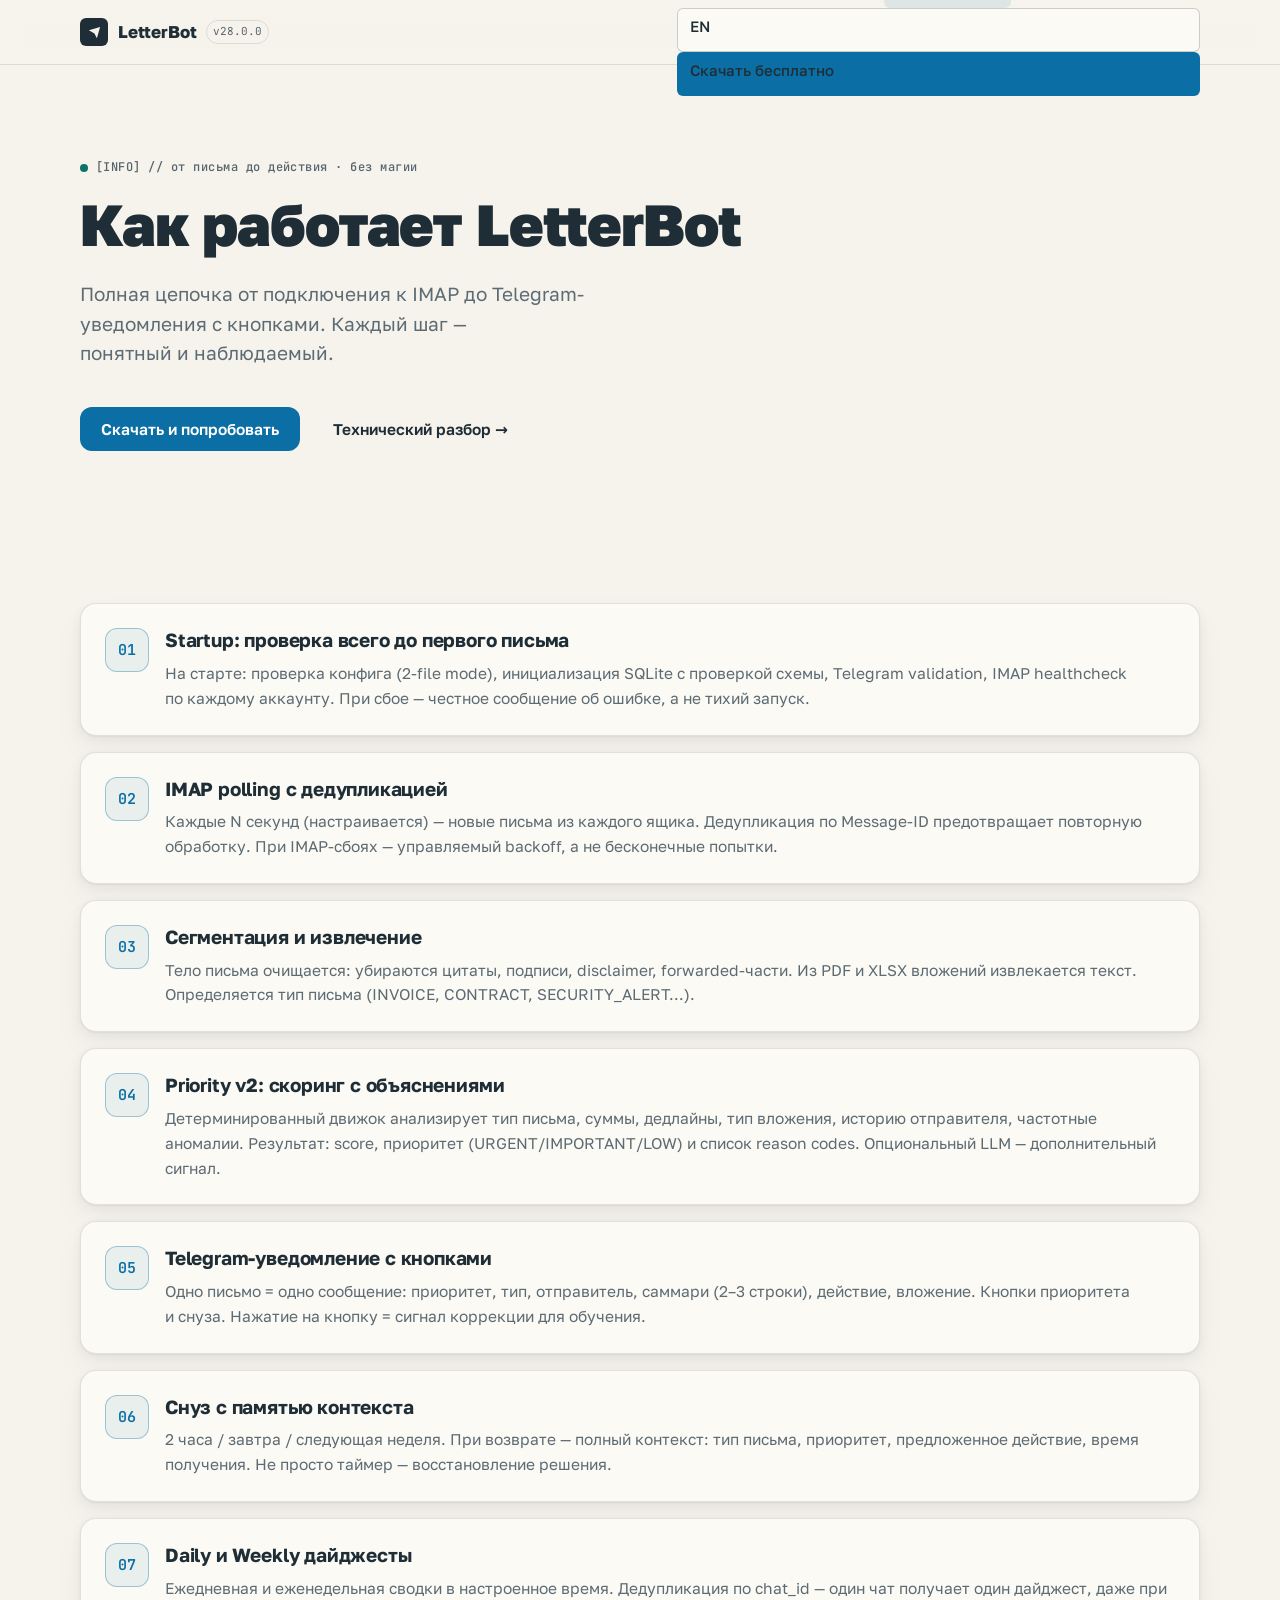
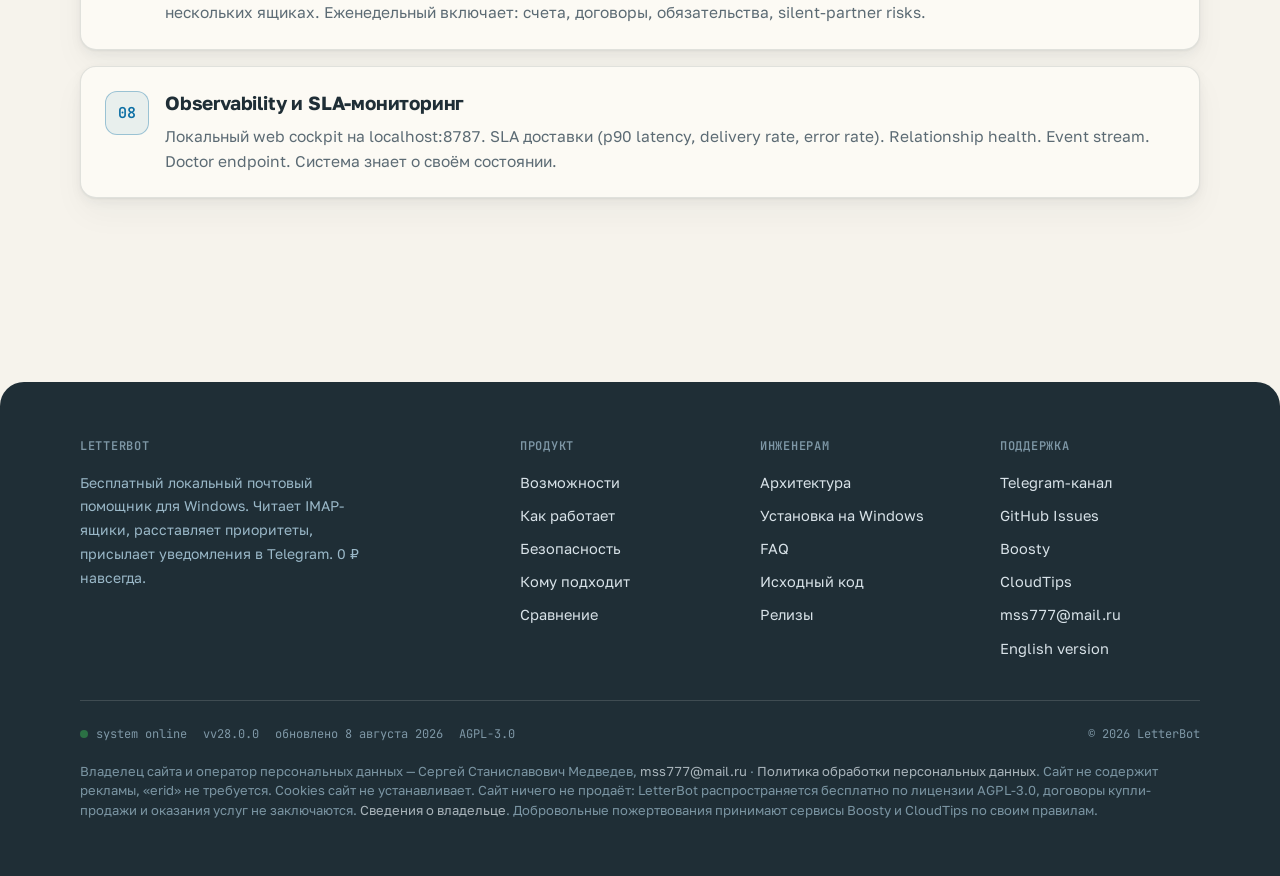
<file: kak-rabotaet.html>
<!DOCTYPE html>
<html lang="ru">
<head>
  <meta charset="UTF-8">
  <meta name="viewport" content="width=device-width,initial-scale=1.0">
  <title>Как работает LetterBot — от IMAP до Telegram-уведомления</title>
  <meta name="description" content="Полная цепочка: IMAP healthcheck → ingestion → сегментация → Priority v2 → Telegram-уведомление → снуз → дайджест. Без магии — только понятная архитектура.">
  <meta name="theme-color" content="#F6F3EC">
  <meta name="robots" content="index, follow">
  <meta name="author" content="LetterBot">
  <link rel="canonical" href="https://letterbot.ru/kak-rabotaet.html">

  <meta property="og:title" content="Как работает LetterBot — от IMAP до Telegram-уведомления">
  <meta property="og:description" content="Полная цепочка: IMAP healthcheck → ingestion → сегментация → Priority v2 → Telegram-уведомление → снуз → дайджест. Без магии.">
  <meta property="og:type" content="website">
  <meta property="og:url" content="https://letterbot.ru/kak-rabotaet.html">
  <meta property="og:image" content="https://letterbot.ru/assets/og.png">
  <meta property="og:locale" content="ru_RU">

  <meta name="twitter:card" content="summary_large_image">
  <meta name="twitter:title" content="Как работает LetterBot">
  <meta name="twitter:description" content="От IMAP до Telegram-уведомления: понятная цепочка из 8 шагов без магии.">
  <meta name="twitter:image" content="https://letterbot.ru/assets/og.png">

  <link rel="alternate" hreflang="en" href="https://sergiothefirst.github.io/letterbot/kak-rabotaet.html">
  <link rel="alternate" hreflang="ru" href="https://letterbot.ru/kak-rabotaet.html">

  <link rel="icon" href="favicon.svg" type="image/svg+xml">
  <link rel="icon" type="image/png" href="/favicon.png">
  <link rel="manifest" href="site.webmanifest">

  <link rel="stylesheet" href="assets/styles.css">
  <script src="assets/config.js"></script>
</head>
<body>
  <a class="skip-link" href="#main">Перейти к содержимому</a>

  <header class="site-header">
    <div class="container">
      <a class="logo" href="index.html" aria-label="LetterBot — на главную">
        <span class="logo-mark" aria-hidden="true">
          <svg width="15" height="15" viewBox="0 0 24 24" fill="none"><path d="M3 8.2 21 3l-5.2 18-3.9-7.3L3 8.2Z" fill="currentColor"/></svg>
        </span>
        <span class="logo-name">LetterBot</span>
        <span class="logo-ver mono" data-lb-ver>v28.0.0</span>
      </a>

      <nav class="site-nav" id="site-nav" aria-label="Основная навигация">
        <ul>
          <li><a href="index.html">Главная</a></li>
          <li><a href="vozmozhnosti.html">Возможности</a></li>
          <li><a href="kak-rabotaet.html" aria-current="page">Как работает</a></li>
          <li><a href="bezopasnost.html">Безопасность</a></li>
          <li><a href="faq.html">FAQ</a></li>
        </ul>
        <div class="nav-cta">
          <a class="btn btn-secondary btn-sm" href="#" data-lb-en title="English version">EN</a>
          <a class="btn btn-primary btn-sm" href="#" data-lb-releases>Скачать бесплатно</a>
        </div>
      </nav>

      <button class="nav-burger" id="nav-burger" aria-expanded="false" aria-controls="site-nav" aria-label="Открыть меню">
        <span></span><span></span><span></span>
      </button>
    </div>
  </header>

  <main id="main">
    <section class="hero">
      <div class="container">
        <p class="eyebrow">[INFO] // от письма до действия · без магии</p>
        <h1>Как работает LetterBot</h1>
        <p class="lead mt-16">Полная цепочка от&nbsp;подключения к&nbsp;IMAP до&nbsp;Telegram-уведомления с&nbsp;кнопками. Каждый шаг — понятный и&nbsp;наблюдаемый.</p>
        <div class="hero-actions mb-0">
          <a class="btn btn-primary" href="#" data-lb-releases>Скачать и&nbsp;попробовать</a>
          <a class="btn btn-ghost" href="dlya-inzhenerov.html">Технический разбор →</a>
        </div>
      </div>
    </section>

    <section class="section -tight">
      <div class="container">
        <ol class="steps">
          <li>
            <div>
              <h2 class="step-title">Startup: проверка всего до&nbsp;первого письма</h2>
              <p>На&nbsp;старте: проверка конфига (2-file mode), инициализация SQLite с&nbsp;проверкой схемы, Telegram validation, IMAP healthcheck по&nbsp;каждому аккаунту. При сбое — честное сообщение об&nbsp;ошибке, а&nbsp;не&nbsp;тихий запуск.</p>
            </div>
          </li>
          <li>
            <div>
              <h2 class="step-title">IMAP polling с&nbsp;дедупликацией</h2>
              <p>Каждые N&nbsp;секунд (настраивается) — новые письма из&nbsp;каждого ящика. Дедупликация по&nbsp;Message-ID предотвращает повторную обработку. При IMAP-сбоях — управляемый backoff, а&nbsp;не&nbsp;бесконечные попытки.</p>
            </div>
          </li>
          <li>
            <div>
              <h2 class="step-title">Сегментация и&nbsp;извлечение</h2>
              <p>Тело письма очищается: убираются цитаты, подписи, disclaimer, forwarded-части. Из&nbsp;PDF и&nbsp;XLSX вложений извлекается текст. Определяется тип письма (INVOICE, CONTRACT, SECURITY_ALERT…).</p>
            </div>
          </li>
          <li>
            <div>
              <h2 class="step-title">Priority v2: скоринг с&nbsp;объяснениями</h2>
              <p>Детерминированный движок анализирует тип письма, суммы, дедлайны, тип вложения, историю отправителя, частотные аномалии. Результат: score, приоритет (URGENT/IMPORTANT/LOW) и&nbsp;список reason codes. Опциональный LLM — дополнительный сигнал.</p>
            </div>
          </li>
          <li>
            <div>
              <h2 class="step-title">Telegram-уведомление с&nbsp;кнопками</h2>
              <p>Одно письмо = одно сообщение: приоритет, тип, отправитель, саммари (2–3 строки), действие, вложение. Кнопки приоритета и&nbsp;снуза. Нажатие на&nbsp;кнопку = сигнал коррекции для обучения.</p>
            </div>
          </li>
          <li>
            <div>
              <h2 class="step-title">Снуз с&nbsp;памятью контекста</h2>
              <p>2&nbsp;часа / завтра / следующая неделя. При возврате — полный контекст: тип письма, приоритет, предложенное действие, время получения. Не&nbsp;просто таймер — восстановление решения.</p>
            </div>
          </li>
          <li>
            <div>
              <h2 class="step-title">Daily и&nbsp;Weekly дайджесты</h2>
              <p>Ежедневная и&nbsp;еженедельная сводки в&nbsp;настроенное время. Дедупликация по&nbsp;chat_id — один чат получает один дайджест, даже при нескольких ящиках. Еженедельный включает: счета, договоры, обязательства, silent-partner risks.</p>
            </div>
          </li>
          <li>
            <div>
              <h2 class="step-title">Observability и&nbsp;SLA-мониторинг</h2>
              <p>Локальный web cockpit на&nbsp;localhost:8787. SLA доставки (p90 latency, delivery rate, error rate). Relationship health. Event stream. Doctor endpoint. Система знает о&nbsp;своём состоянии.</p>
            </div>
          </li>
        </ol>
      </div>
    </section>
  </main>

  <footer class="site-footer">
    <div class="container">
      <div class="footer-grid">
        <div>
          <h4>LetterBot</h4>
          <p class="footer-desc">Бесплатный локальный почтовый помощник для Windows. Читает IMAP-ящики, расставляет приоритеты, присылает уведомления в&nbsp;Telegram. 0&nbsp;₽ навсегда.</p>
        </div>
        <div>
          <h4>Продукт</h4>
          <ul>
            <li><a href="vozmozhnosti.html">Возможности</a></li>
            <li><a href="kak-rabotaet.html">Как работает</a></li>
            <li><a href="bezopasnost.html">Безопасность</a></li>
            <li><a href="komu-podhodit.html">Кому подходит</a></li>
            <li><a href="sravnenie.html">Сравнение</a></li>
          </ul>
        </div>
        <div>
          <h4>Инженерам</h4>
          <ul>
            <li><a href="dlya-inzhenerov.html">Архитектура</a></li>
            <li><a href="ustanovka-windows.html">Установка на&nbsp;Windows</a></li>
            <li><a href="faq.html">FAQ</a></li>
            <li><a href="#" data-lb-github>Исходный код</a></li>
            <li><a href="#" data-lb-releases>Релизы</a></li>
          </ul>
        </div>
        <div>
          <h4>Поддержка</h4>
          <ul>
            <li><a href="#" data-lb-telegram>Telegram-канал</a></li>
            <li><a href="#" data-lb-issues>GitHub Issues</a></li>
            <li><a href="#" data-lb-boosty>Boosty</a></li>
            <li><a href="#" data-lb-cloudtips>CloudTips</a></li>
            <li><a href="#" data-lb-email>mss777@mail.ru</a></li>
            <li><a href="#" data-lb-en>English version</a></li>
          </ul>
        </div>
      </div>
      <div class="footer-status">
        <span class="st">system online</span>
        <span>v<span data-lb-ver>28.0.0</span></span>
        <span>обновлено <span data-lb-updated>27 апреля 2026</span></span>
        <span>AGPL-3.0</span>
        <span class="right">© <span id="year">2026</span> LetterBot</span>
      </div>
      <div class="legal-note" style="margin-top:18px;font-size:13px;line-height:1.5;opacity:.75">Владелец сайта и оператор персональных данных — Сергей Станиславович Медведев, <a href="mailto:mss777@mail.ru">mss777@mail.ru</a> · <a href="privacy.html">Политика обработки персональных данных</a>. Сайт не содержит рекламы, «erid» не требуется. Cookies сайт не устанавливает. Сайт ничего не продаёт: LetterBot распространяется бесплатно по лицензии AGPL-3.0, договоры купли-продажи и оказания услуг не заключаются. <a href="privacy.html#owner">Сведения о владельце</a>. Добровольные пожертвования принимают сервисы Boosty и CloudTips по своим правилам.</div>
    </div>
  </footer>

  <script src="assets/main.js" defer></script>
  <script defer src="https://static.cloudflareinsights.com/beacon.min.js" data-cf-beacon='{"token": "34885cf1632e48f6a57eb28987edbba8"}'></script>
</body>
</html>
</file>
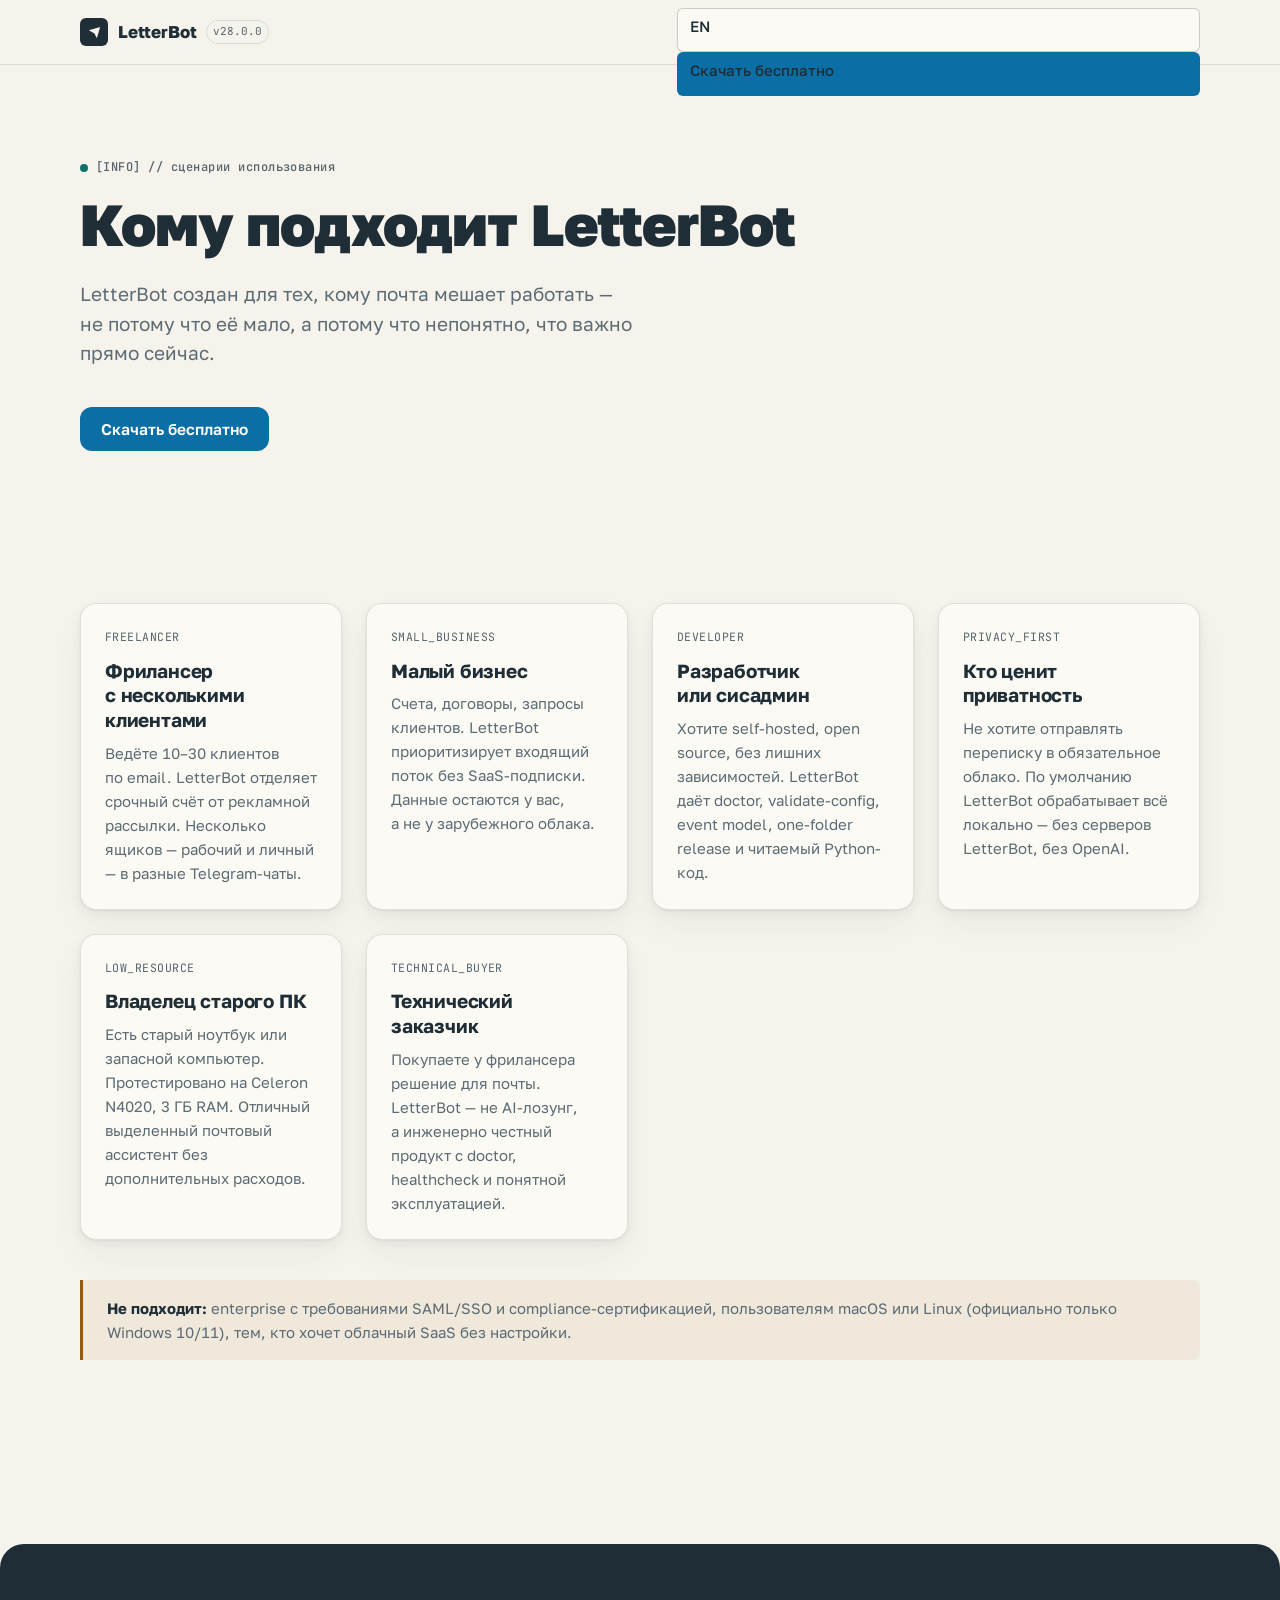
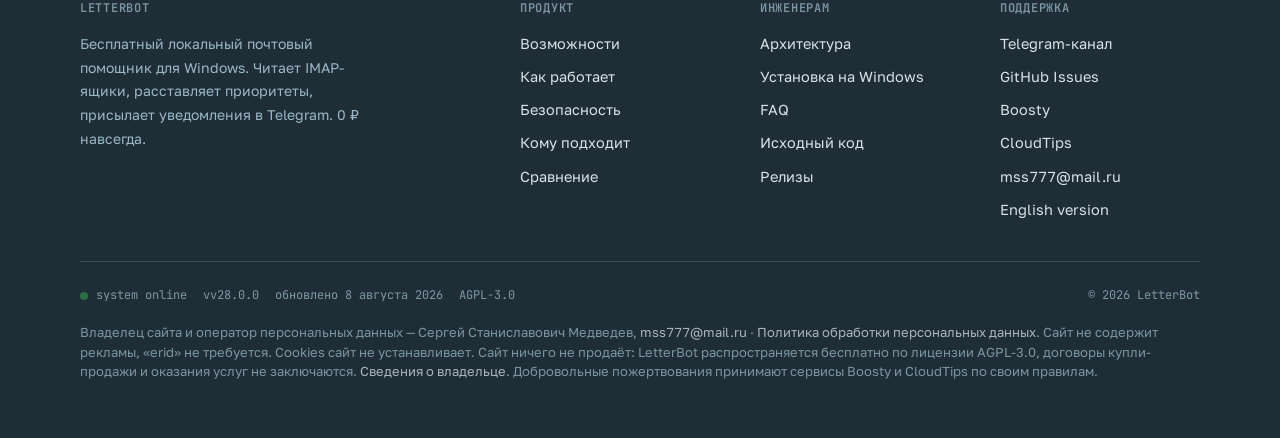
<file: komu-podhodit.html>
<!DOCTYPE html>
<html lang="ru">
<head>
  <meta charset="UTF-8">
  <meta name="viewport" content="width=device-width,initial-scale=1.0">
  <title>Кому подходит LetterBot — фрилансерам, малому бизнесу, инженерам</title>
  <meta name="description" content="LetterBot для тех, кто тонет в почте: фрилансеры с 20+ клиентами, малый бизнес, разработчики, системные администраторы.">
  <meta name="theme-color" content="#F6F3EC">
  <meta name="robots" content="index, follow">
  <meta name="author" content="LetterBot">
  <link rel="canonical" href="https://letterbot.ru/komu-podhodit.html">

  <meta property="og:title" content="Кому подходит LetterBot — фрилансерам, малому бизнесу, инженерам">
  <meta property="og:description" content="LetterBot для тех, кто тонет в почте: фрилансеры с 20+ клиентами, малый бизнес, разработчики, системные администраторы.">
  <meta property="og:type" content="website">
  <meta property="og:url" content="https://letterbot.ru/komu-podhodit.html">
  <meta property="og:image" content="https://letterbot.ru/assets/og.png">
  <meta property="og:locale" content="ru_RU">

  <meta name="twitter:card" content="summary_large_image">
  <meta name="twitter:title" content="Кому подходит LetterBot">
  <meta name="twitter:description" content="Фрилансерам, малому бизнесу, инженерам и всем, кто ценит приватность.">
  <meta name="twitter:image" content="https://letterbot.ru/assets/og.png">

  <link rel="alternate" hreflang="en" href="https://sergiothefirst.github.io/letterbot/komu-podhodit.html">
  <link rel="alternate" hreflang="ru" href="https://letterbot.ru/komu-podhodit.html">

  <link rel="icon" href="favicon.svg" type="image/svg+xml">
  <link rel="icon" type="image/png" href="/favicon.png">
  <link rel="manifest" href="site.webmanifest">

  <link rel="stylesheet" href="assets/styles.css">
  <script src="assets/config.js"></script>
</head>
<body>
  <a class="skip-link" href="#main">Перейти к содержимому</a>

  <header class="site-header">
    <div class="container">
      <a class="logo" href="index.html" aria-label="LetterBot — на главную">
        <span class="logo-mark" aria-hidden="true">
          <svg width="15" height="15" viewBox="0 0 24 24" fill="none"><path d="M3 8.2 21 3l-5.2 18-3.9-7.3L3 8.2Z" fill="currentColor"/></svg>
        </span>
        <span class="logo-name">LetterBot</span>
        <span class="logo-ver mono" data-lb-ver>v28.0.0</span>
      </a>

      <nav class="site-nav" id="site-nav" aria-label="Основная навигация">
        <ul>
          <li><a href="index.html">Главная</a></li>
          <li><a href="vozmozhnosti.html">Возможности</a></li>
          <li><a href="kak-rabotaet.html">Как работает</a></li>
          <li><a href="bezopasnost.html">Безопасность</a></li>
          <li><a href="faq.html">FAQ</a></li>
        </ul>
        <div class="nav-cta">
          <a class="btn btn-secondary btn-sm" href="#" data-lb-en title="English version">EN</a>
          <a class="btn btn-primary btn-sm" href="#" data-lb-releases>Скачать бесплатно</a>
        </div>
      </nav>

      <button class="nav-burger" id="nav-burger" aria-expanded="false" aria-controls="site-nav" aria-label="Открыть меню">
        <span></span><span></span><span></span>
      </button>
    </div>
  </header>

  <main id="main">
    <section class="hero">
      <div class="container">
        <p class="eyebrow">[INFO] // сценарии использования</p>
        <h1>Кому подходит LetterBot</h1>
        <p class="lead mt-16">LetterBot создан для тех, кому почта мешает работать — не&nbsp;потому что её мало, а&nbsp;потому что непонятно, что важно прямо сейчас.</p>
        <div class="hero-actions mb-0">
          <a class="btn btn-primary" href="#" data-lb-releases>Скачать бесплатно</a>
        </div>
      </div>
    </section>

    <section class="section -tight">
      <div class="container">
        <div class="grid grid-auto">
          <article class="tile">
            <span class="tile-tag">FREELANCER</span>
            <h2 class="step-title">Фрилансер с&nbsp;несколькими клиентами</h2>
            <p>Ведёте 10–30&nbsp;клиентов по&nbsp;email. LetterBot отделяет срочный счёт от&nbsp;рекламной рассылки. Несколько ящиков — рабочий и&nbsp;личный — в&nbsp;разные Telegram-чаты.</p>
          </article>
          <article class="tile">
            <span class="tile-tag">SMALL_BUSINESS</span>
            <h2 class="step-title">Малый бизнес</h2>
            <p>Счета, договоры, запросы клиентов. LetterBot приоритизирует входящий поток без SaaS-подписки. Данные остаются у&nbsp;вас, а&nbsp;не&nbsp;у&nbsp;зарубежного облака.</p>
          </article>
          <article class="tile">
            <span class="tile-tag">DEVELOPER</span>
            <h2 class="step-title">Разработчик или сисадмин</h2>
            <p>Хотите self-hosted, open source, без лишних зависимостей. LetterBot даёт doctor, validate-config, event model, one-folder release и&nbsp;читаемый Python-код.</p>
          </article>
          <article class="tile">
            <span class="tile-tag">PRIVACY_FIRST</span>
            <h2 class="step-title">Кто ценит приватность</h2>
            <p>Не&nbsp;хотите отправлять переписку в&nbsp;обязательное облако. По&nbsp;умолчанию LetterBot обрабатывает всё локально — без серверов LetterBot, без OpenAI.</p>
          </article>
          <article class="tile">
            <span class="tile-tag">LOW_RESOURCE</span>
            <h2 class="step-title">Владелец старого ПК</h2>
            <p>Есть старый ноутбук или запасной компьютер. Протестировано на&nbsp;Celeron N4020, 3&nbsp;ГБ RAM. Отличный выделенный почтовый ассистент без дополнительных расходов.</p>
          </article>
          <article class="tile">
            <span class="tile-tag">TECHNICAL_BUYER</span>
            <h2 class="step-title">Технический заказчик</h2>
            <p>Покупаете у&nbsp;фрилансера решение для почты. LetterBot — не&nbsp;AI-лозунг, а&nbsp;инженерно честный продукт с&nbsp;doctor, healthcheck и&nbsp;понятной эксплуатацией.</p>
          </article>
        </div>

        <div class="note note-warn mt-40">
          <strong>Не подходит:</strong> enterprise с&nbsp;требованиями SAML/SSO и&nbsp;compliance-сертификацией, пользователям macOS или Linux (официально только Windows 10/11), тем, кто хочет облачный SaaS без настройки.
        </div>
      </div>
    </section>
  </main>

  <footer class="site-footer">
    <div class="container">
      <div class="footer-grid">
        <div>
          <h4>LetterBot</h4>
          <p class="footer-desc">Бесплатный локальный почтовый помощник для Windows. Читает IMAP-ящики, расставляет приоритеты, присылает уведомления в&nbsp;Telegram. 0&nbsp;₽ навсегда.</p>
        </div>
        <div>
          <h4>Продукт</h4>
          <ul>
            <li><a href="vozmozhnosti.html">Возможности</a></li>
            <li><a href="kak-rabotaet.html">Как работает</a></li>
            <li><a href="bezopasnost.html">Безопасность</a></li>
            <li><a href="komu-podhodit.html">Кому подходит</a></li>
            <li><a href="sravnenie.html">Сравнение</a></li>
          </ul>
        </div>
        <div>
          <h4>Инженерам</h4>
          <ul>
            <li><a href="dlya-inzhenerov.html">Архитектура</a></li>
            <li><a href="ustanovka-windows.html">Установка на&nbsp;Windows</a></li>
            <li><a href="faq.html">FAQ</a></li>
            <li><a href="#" data-lb-github>Исходный код</a></li>
            <li><a href="#" data-lb-releases>Релизы</a></li>
          </ul>
        </div>
        <div>
          <h4>Поддержка</h4>
          <ul>
            <li><a href="#" data-lb-telegram>Telegram-канал</a></li>
            <li><a href="#" data-lb-issues>GitHub Issues</a></li>
            <li><a href="#" data-lb-boosty>Boosty</a></li>
            <li><a href="#" data-lb-cloudtips>CloudTips</a></li>
            <li><a href="#" data-lb-email>mss777@mail.ru</a></li>
            <li><a href="#" data-lb-en>English version</a></li>
          </ul>
        </div>
      </div>
      <div class="footer-status">
        <span class="st">system online</span>
        <span>v<span data-lb-ver>28.0.0</span></span>
        <span>обновлено <span data-lb-updated>27 апреля 2026</span></span>
        <span>AGPL-3.0</span>
        <span class="right">© <span id="year">2026</span> LetterBot</span>
      </div>
      <div class="legal-note" style="margin-top:18px;font-size:13px;line-height:1.5;opacity:.75">Владелец сайта и оператор персональных данных — Сергей Станиславович Медведев, <a href="mailto:mss777@mail.ru">mss777@mail.ru</a> · <a href="privacy.html">Политика обработки персональных данных</a>. Сайт не содержит рекламы, «erid» не требуется. Cookies сайт не устанавливает. Сайт ничего не продаёт: LetterBot распространяется бесплатно по лицензии AGPL-3.0, договоры купли-продажи и оказания услуг не заключаются. <a href="privacy.html#owner">Сведения о владельце</a>. Добровольные пожертвования принимают сервисы Boosty и CloudTips по своим правилам.</div>
    </div>
  </footer>

  <script src="assets/main.js" defer></script>
  <script defer src="https://static.cloudflareinsights.com/beacon.min.js" data-cf-beacon='{"token": "34885cf1632e48f6a57eb28987edbba8"}'></script>
</body>
</html>
</file>
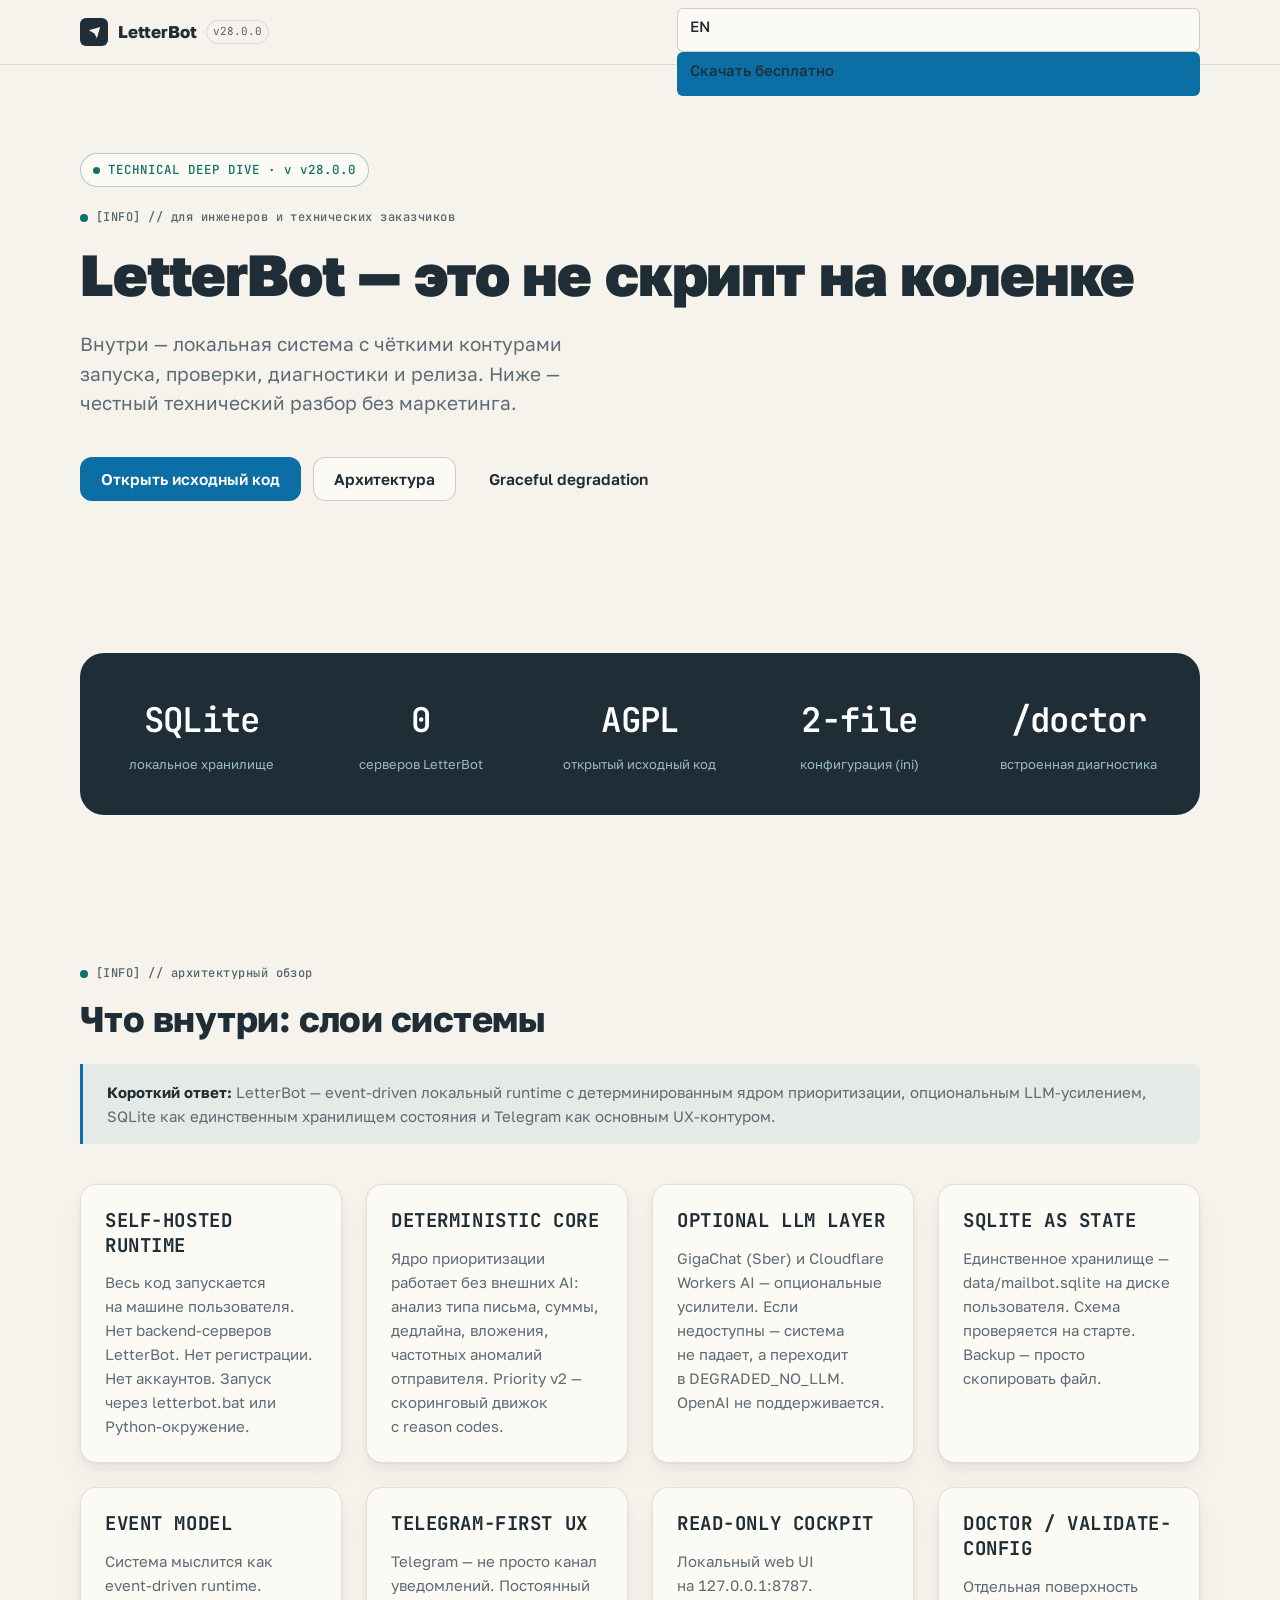
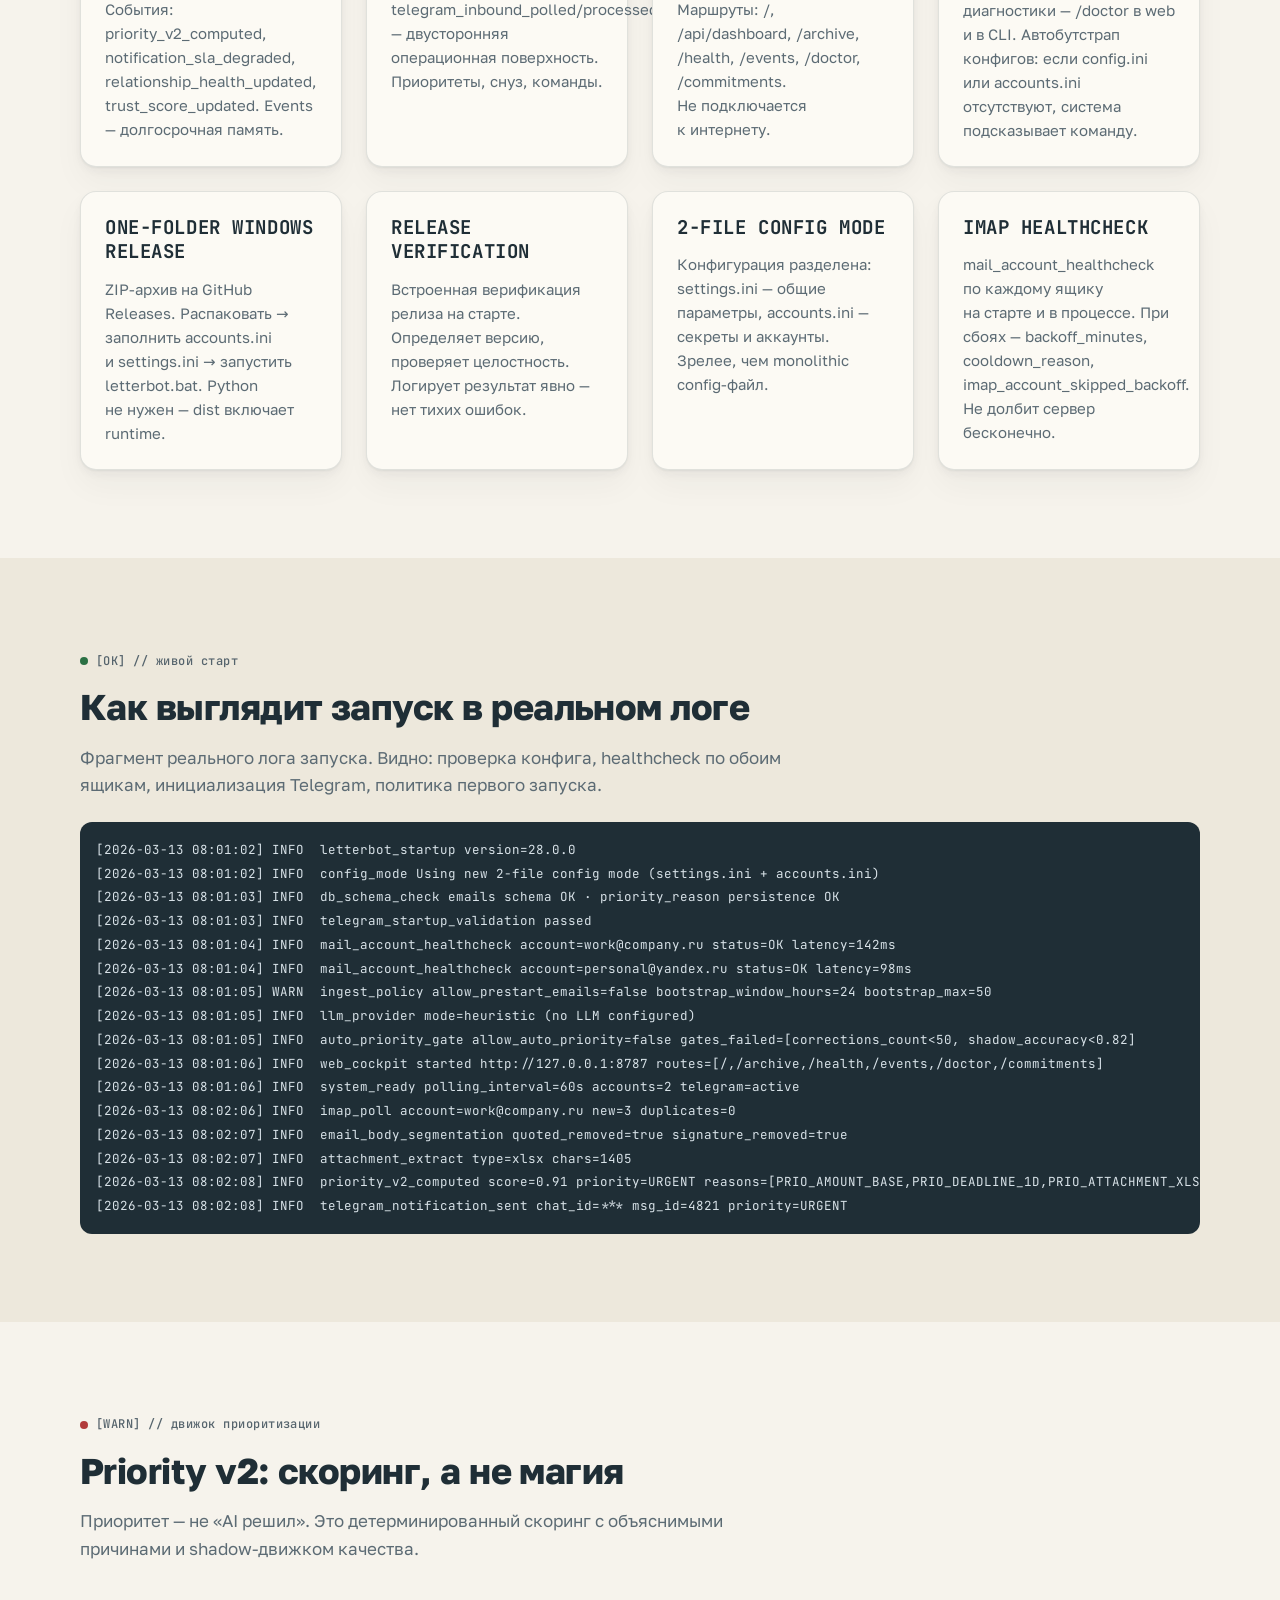
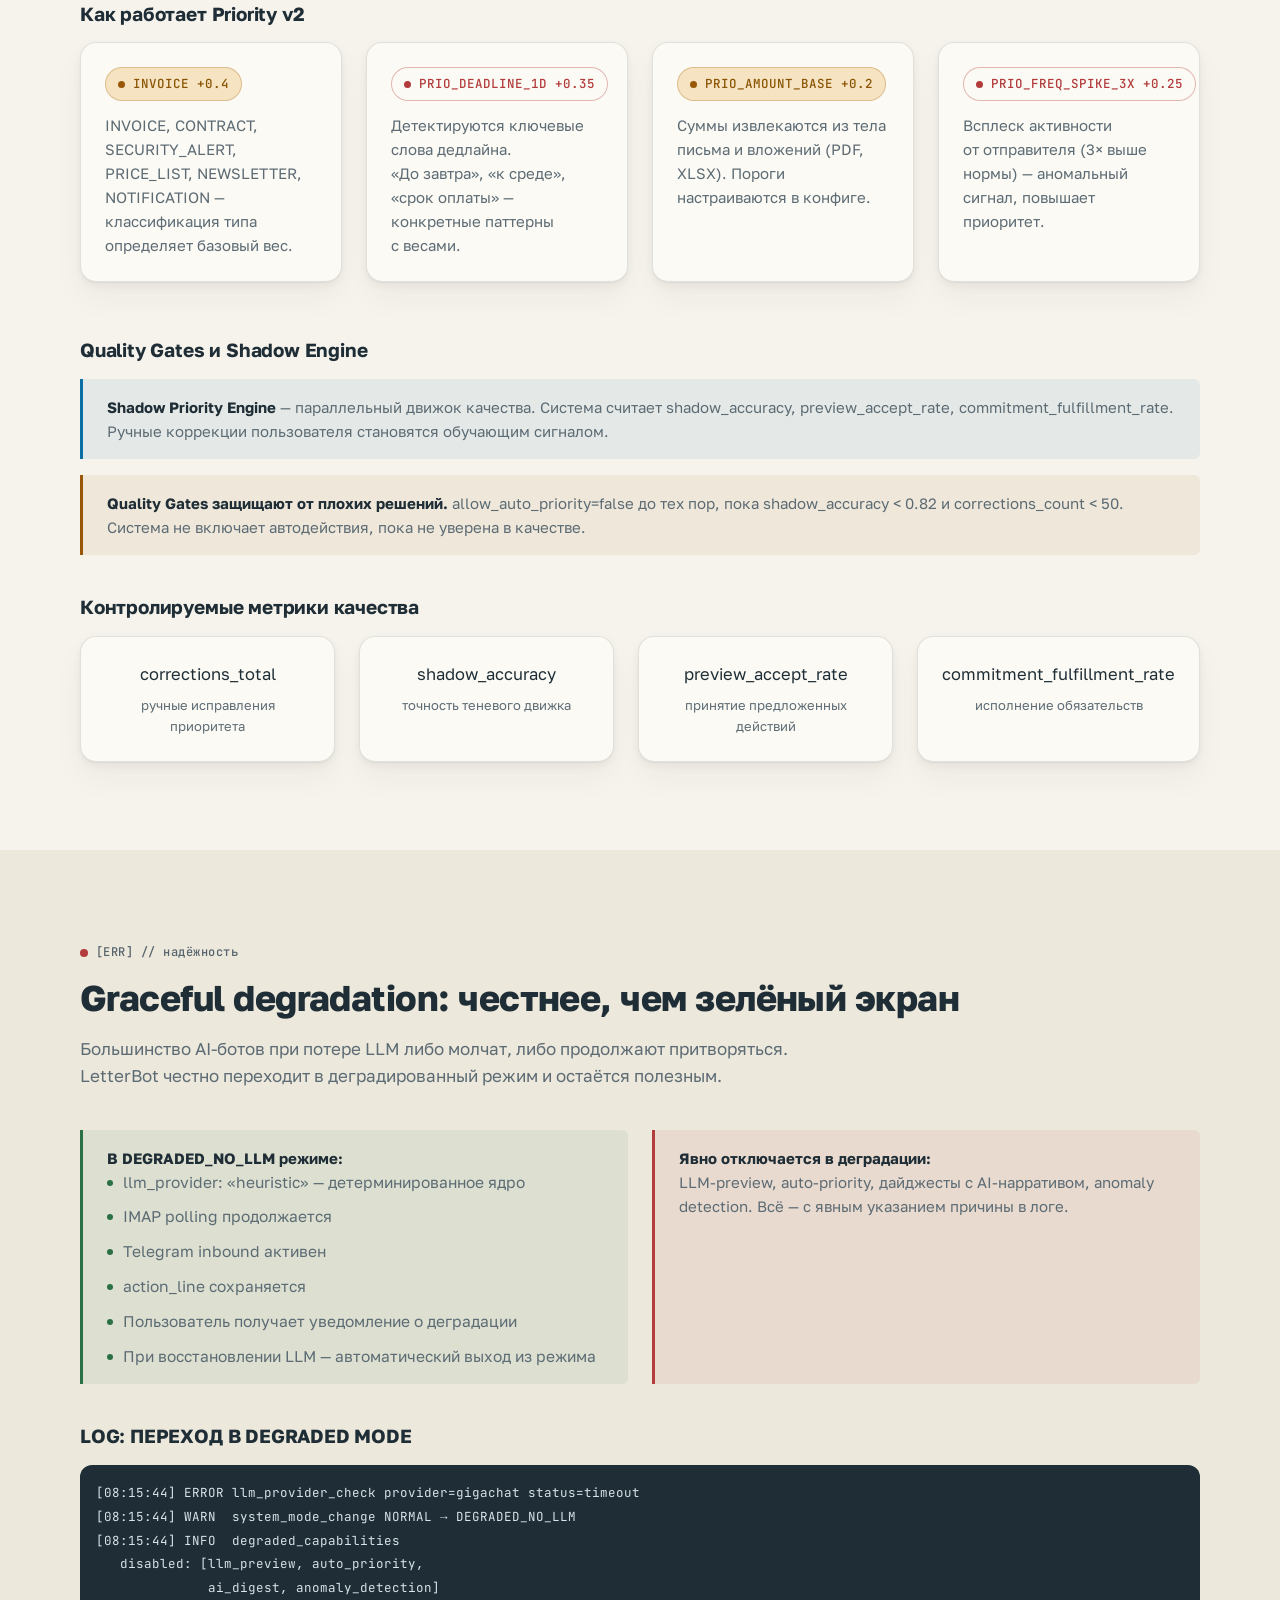
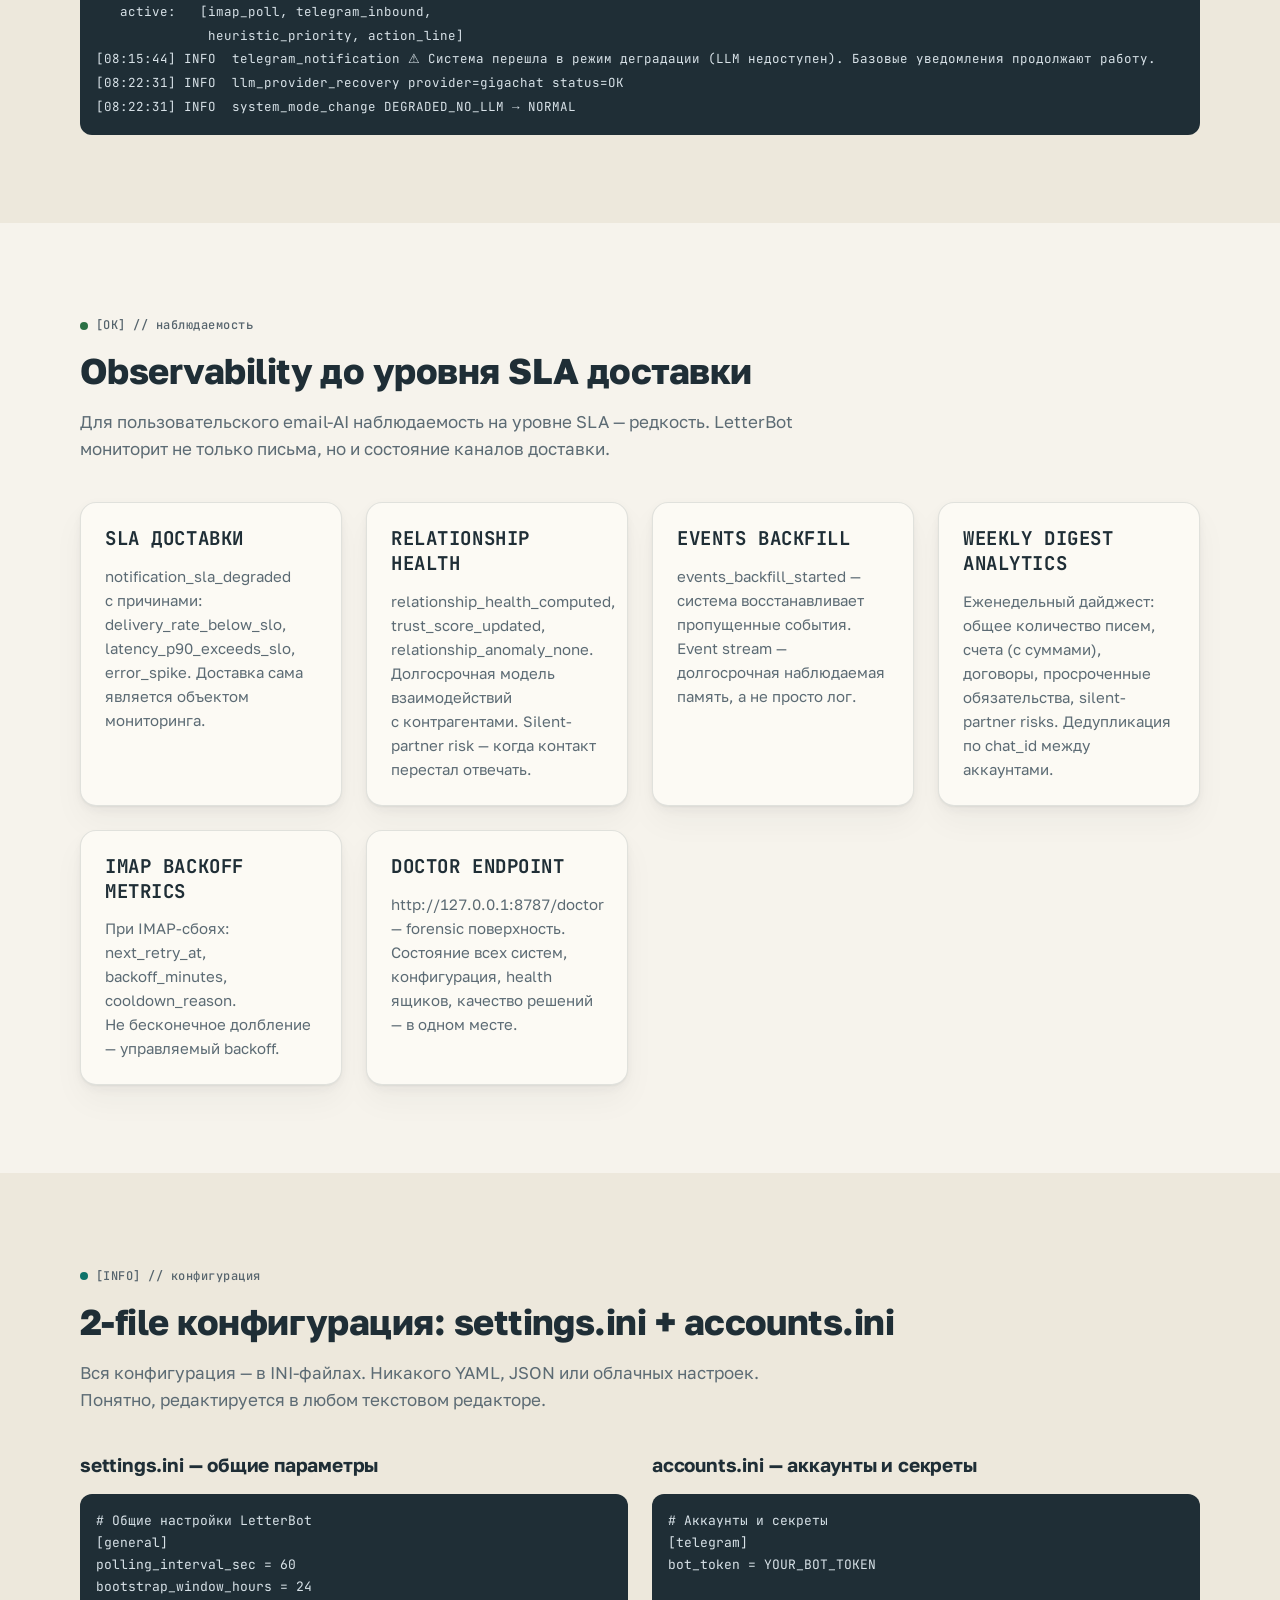
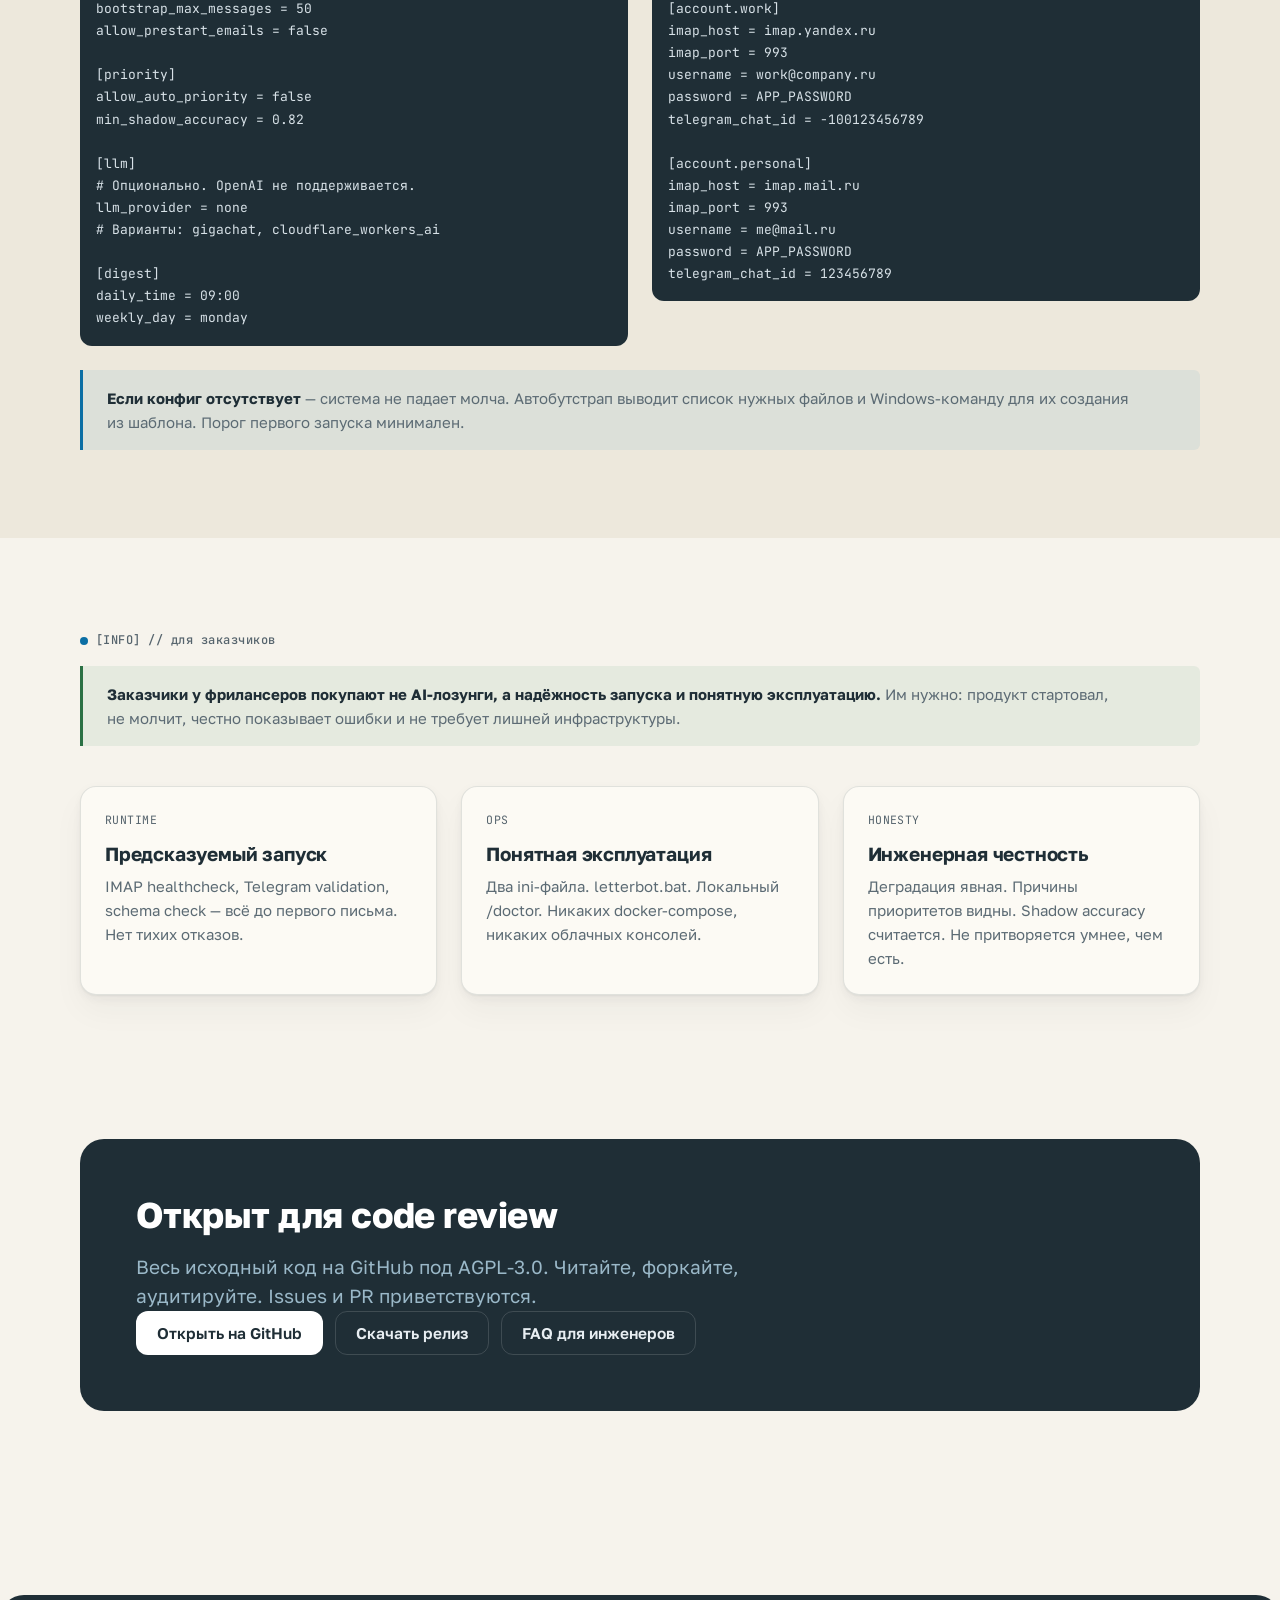
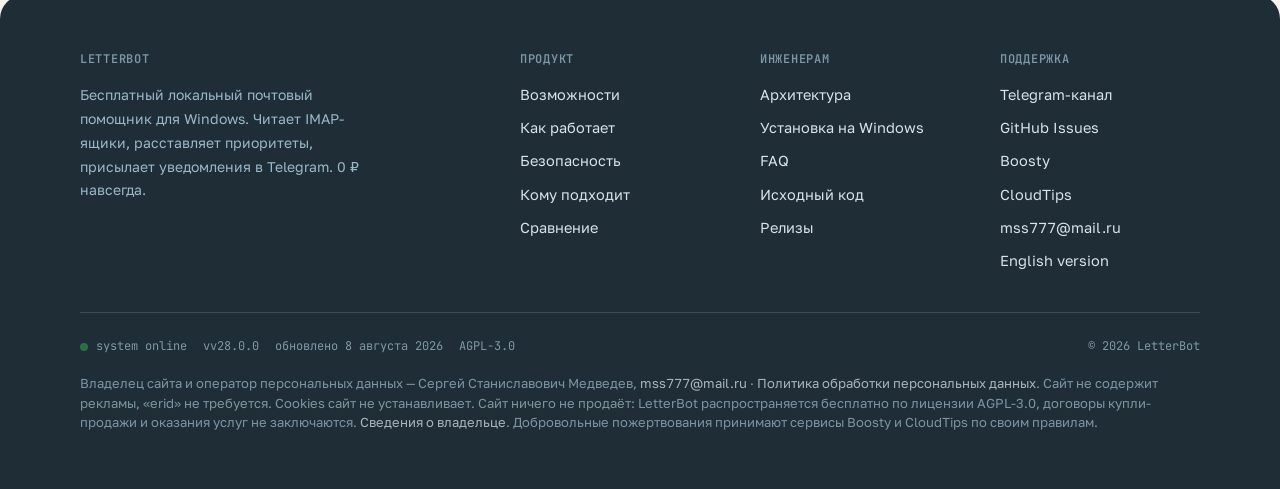
<file: letterbot_engineers_preview.html>
<!DOCTYPE html>
<html lang="ru">
<head>
  <meta charset="UTF-8">
  <meta name="viewport" content="width=device-width,initial-scale=1.0">
  <title>LetterBot для инженеров — архитектура, observability, doctor, graceful degradation</title>
  <meta name="description" content="Технический разбор LetterBot: self-hosted runtime, детерминированное ядро, SQLite, event model, SLA наблюдаемость, graceful degradation, doctor и one-folder Windows release.">
  <meta name="theme-color" content="#F6F3EC">
  <meta name="robots" content="index, follow">
  <meta name="author" content="LetterBot">
  <link rel="canonical" href="https://letterbot.ru/dlya-inzhenerov.html">

  <meta property="og:title" content="LetterBot для инженеров — архитектура, observability, doctor, graceful degradation">
  <meta property="og:description" content="Технический разбор LetterBot: self-hosted runtime, детерминированное ядро, SQLite, event model, SLA наблюдаемость, graceful degradation, doctor.">
  <meta property="og:type" content="website">
  <meta property="og:url" content="https://letterbot.ru/dlya-inzhenerov.html">
  <meta property="og:image" content="https://letterbot.ru/assets/og.png">
  <meta property="og:locale" content="ru_RU">

  <meta name="twitter:card" content="summary_large_image">
  <meta name="twitter:title" content="LetterBot для инженеров">
  <meta name="twitter:description" content="Self-hosted runtime, детерминированное ядро, SQLite, event model, graceful degradation.">
  <meta name="twitter:image" content="https://letterbot.ru/assets/og.png">

  <link rel="alternate" hreflang="en" href="https://sergiothefirst.github.io/letterbot/dlya-inzhenerov.html">
  <link rel="alternate" hreflang="ru" href="https://letterbot.ru/dlya-inzhenerov.html">

  <link rel="icon" href="favicon.svg" type="image/svg+xml">
  <link rel="icon" type="image/png" href="/favicon.png">
  <link rel="manifest" href="site.webmanifest">

  <link rel="stylesheet" href="assets/styles.css">
  <script src="assets/config.js"></script>
</head>
<body>
  <a class="skip-link" href="#main">Перейти к содержимому</a>

  <header class="site-header">
    <div class="container">
      <a class="logo" href="index.html" aria-label="LetterBot — на главную">
        <span class="logo-mark" aria-hidden="true">
          <svg width="15" height="15" viewBox="0 0 24 24" fill="none"><path d="M3 8.2 21 3l-5.2 18-3.9-7.3L3 8.2Z" fill="currentColor"/></svg>
        </span>
        <span class="logo-name">LetterBot</span>
        <span class="logo-ver mono" data-lb-ver>v28.0.0</span>
      </a>

      <nav class="site-nav" id="site-nav" aria-label="Основная навигация">
        <ul>
          <li><a href="index.html">Главная</a></li>
          <li><a href="vozmozhnosti.html">Возможности</a></li>
          <li><a href="kak-rabotaet.html">Как работает</a></li>
          <li><a href="bezopasnost.html">Безопасность</a></li>
          <li><a href="faq.html">FAQ</a></li>
        </ul>
        <div class="nav-cta">
          <a class="btn btn-secondary btn-sm" href="#" data-lb-en title="English version">EN</a>
          <a class="btn btn-primary btn-sm" href="#" data-lb-releases>Скачать бесплатно</a>
        </div>
      </nav>

      <button class="nav-burger" id="nav-burger" aria-expanded="false" aria-controls="site-nav" aria-label="Открыть меню">
        <span></span><span></span><span></span>
      </button>
    </div>
  </header>

  <main id="main">
    <section class="hero">
      <div class="container">
        <div class="hero-facts mb-16">
          <span class="chip chip-info"><span class="dot"></span>TECHNICAL DEEP DIVE · v<span data-lb-ver>28.0.0</span></span>
        </div>
        <p class="eyebrow">[INFO] // для инженеров и технических заказчиков</p>
        <h1>LetterBot — это не&nbsp;скрипт на&nbsp;коленке</h1>
        <p class="lead mt-16">Внутри — локальная система с&nbsp;чёткими контурами запуска, проверки, диагностики и&nbsp;релиза. Ниже — честный технический разбор без маркетинга.</p>
        <div class="hero-actions mb-0">
          <a class="btn btn-primary" href="#" data-lb-github>Открыть исходный код</a>
          <a class="btn btn-secondary" href="#architecture">Архитектура</a>
          <a class="btn btn-ghost" href="#degradation">Graceful degradation</a>
        </div>
      </div>
    </section>

    <section class="section -tight">
      <div class="container">
        <div class="metrics-bar">
          <div class="metrics-grid">
            <div class="metric"><span class="m-num">SQLite</span><span class="m-label">локальное хранилище</span></div>
            <div class="metric"><span class="m-num">0</span><span class="m-label">серверов LetterBot</span></div>
            <div class="metric"><span class="m-num">AGPL</span><span class="m-label">открытый исходный код</span></div>
            <div class="metric"><span class="m-num">2-file</span><span class="m-label">конфигурация (ini)</span></div>
            <div class="metric"><span class="m-num">/doctor</span><span class="m-label">встроенная диагностика</span></div>
          </div>
        </div>
      </div>
    </section>

    <section class="section" id="architecture">
      <div class="container">
        <p class="eyebrow">[INFO] // архитектурный обзор</p>
        <h2>Что внутри: слои системы</h2>
        <div class="note mt-24">
          <strong>Короткий ответ:</strong> LetterBot — event-driven локальный runtime с&nbsp;детерминированным ядром приоритизации, опциональным LLM-усилением, SQLite как единственным хранилищем состояния и&nbsp;Telegram как основным UX-контуром.
        </div>

        <div class="grid grid-auto mt-40">
          <article class="tile">
            <h3 class="mono-title">SELF-HOSTED RUNTIME</h3>
            <p class="mt-12">Весь код запускается на&nbsp;машине пользователя. Нет backend-серверов LetterBot. Нет регистрации. Нет аккаунтов. Запуск через letterbot.bat или Python-окружение.</p>
          </article>
          <article class="tile">
            <h3 class="mono-title">DETERMINISTIC CORE</h3>
            <p class="mt-12">Ядро приоритизации работает без внешних AI: анализ типа письма, суммы, дедлайна, вложения, частотных аномалий отправителя. Priority v2 — скоринговый движок с&nbsp;reason codes.</p>
          </article>
          <article class="tile">
            <h3 class="mono-title">OPTIONAL LLM LAYER</h3>
            <p class="mt-12">GigaChat (Sber) и&nbsp;Cloudflare Workers AI — опциональные усилители. Если недоступны — система не&nbsp;падает, а&nbsp;переходит в&nbsp;DEGRADED_NO_LLM. OpenAI не&nbsp;поддерживается.</p>
          </article>
          <article class="tile">
            <h3 class="mono-title">SQLITE AS STATE</h3>
            <p class="mt-12">Единственное хранилище — data/mailbot.sqlite на&nbsp;диске пользователя. Схема проверяется на&nbsp;старте. Backup — просто скопировать файл.</p>
          </article>
          <article class="tile">
            <h3 class="mono-title">EVENT MODEL</h3>
            <p class="mt-12">Система мыслится как event-driven runtime. События: priority_v2_computed, notification_sla_degraded, relationship_health_updated, trust_score_updated. Events — долгосрочная память.</p>
          </article>
          <article class="tile">
            <h3 class="mono-title">TELEGRAM-FIRST UX</h3>
            <p class="mt-12">Telegram — не&nbsp;просто канал уведомлений. Постоянный telegram_inbound_polled/processed — двусторонняя операционная поверхность. Приоритеты, снуз, команды.</p>
          </article>
          <article class="tile">
            <h3 class="mono-title">READ-ONLY COCKPIT</h3>
            <p class="mt-12">Локальный web UI на&nbsp;127.0.0.1:8787. Маршруты: /, /api/dashboard, /archive, /health, /events, /doctor, /commitments. Не&nbsp;подключается к&nbsp;интернету.</p>
          </article>
          <article class="tile">
            <h3 class="mono-title">DOCTOR / VALIDATE-CONFIG</h3>
            <p class="mt-12">Отдельная поверхность диагностики — /doctor в&nbsp;web и&nbsp;в&nbsp;CLI. Автобутстрап конфигов: если config.ini или accounts.ini отсутствуют, система подсказывает команду.</p>
          </article>
          <article class="tile">
            <h3 class="mono-title">ONE-FOLDER WINDOWS RELEASE</h3>
            <p class="mt-12">ZIP-архив на&nbsp;GitHub Releases. Распаковать → заполнить accounts.ini и&nbsp;settings.ini → запустить letterbot.bat. Python не&nbsp;нужен — dist включает runtime.</p>
          </article>
          <article class="tile">
            <h3 class="mono-title">RELEASE VERIFICATION</h3>
            <p class="mt-12">Встроенная верификация релиза на&nbsp;старте. Определяет версию, проверяет целостность. Логирует результат явно — нет тихих ошибок.</p>
          </article>
          <article class="tile">
            <h3 class="mono-title">2-FILE CONFIG MODE</h3>
            <p class="mt-12">Конфигурация разделена: settings.ini — общие параметры, accounts.ini — секреты и&nbsp;аккаунты. Зрелее, чем monolithic config-файл.</p>
          </article>
          <article class="tile">
            <h3 class="mono-title">IMAP HEALTHCHECK</h3>
            <p class="mt-12">mail_account_healthcheck по&nbsp;каждому ящику на&nbsp;старте и&nbsp;в&nbsp;процессе. При сбоях — backoff_minutes, cooldown_reason, imap_account_skipped_backoff. Не&nbsp;долбит сервер бесконечно.</p>
          </article>
        </div>
      </div>
    </section>

    <section class="section -alt">
      <div class="container">
        <p class="eyebrow -ok">[OK] // живой старт</p>
        <h2>Как выглядит запуск в&nbsp;реальном логе</h2>
        <p class="section-desc mt-16">Фрагмент реального лога запуска. Видно: проверка конфига, healthcheck по&nbsp;обоим ящикам, инициализация Telegram, политика первого запуска.</p>
        <pre class="log" style="margin-top:var(--s-24);background:var(--ink);color:#D8E2E8;border-radius:var(--r-md);padding:var(--s-16);font-size:12.5px;line-height:1.9;overflow-x:auto">[2026-03-13 08:01:02] INFO  letterbot_startup version=28.0.0
[2026-03-13 08:01:02] INFO  config_mode Using new 2-file config mode (settings.ini + accounts.ini)
[2026-03-13 08:01:03] INFO  db_schema_check emails schema OK · priority_reason persistence OK
[2026-03-13 08:01:03] INFO  telegram_startup_validation passed
[2026-03-13 08:01:04] INFO  mail_account_healthcheck account=work@company.ru status=OK latency=142ms
[2026-03-13 08:01:04] INFO  mail_account_healthcheck account=personal@yandex.ru status=OK latency=98ms
[2026-03-13 08:01:05] WARN  ingest_policy allow_prestart_emails=false bootstrap_window_hours=24 bootstrap_max=50
[2026-03-13 08:01:05] INFO  llm_provider mode=heuristic (no LLM configured)
[2026-03-13 08:01:05] INFO  auto_priority_gate allow_auto_priority=false gates_failed=[corrections_count&lt;50, shadow_accuracy&lt;0.82]
[2026-03-13 08:01:06] INFO  web_cockpit started http://127.0.0.1:8787 routes=[/,/archive,/health,/events,/doctor,/commitments]
[2026-03-13 08:01:06] INFO  system_ready polling_interval=60s accounts=2 telegram=active
[2026-03-13 08:02:06] INFO  imap_poll account=work@company.ru new=3 duplicates=0
[2026-03-13 08:02:07] INFO  email_body_segmentation quoted_removed=true signature_removed=true
[2026-03-13 08:02:07] INFO  attachment_extract type=xlsx chars=1405
[2026-03-13 08:02:08] INFO  priority_v2_computed score=0.91 priority=URGENT reasons=[PRIO_AMOUNT_BASE,PRIO_DEADLINE_1D,PRIO_ATTACHMENT_XLSX]
[2026-03-13 08:02:08] INFO  telegram_notification_sent chat_id=*** msg_id=4821 priority=URGENT</pre>
      </div>
    </section>

    <section class="section">
      <div class="container">
        <p class="eyebrow -err">[WARN] // движок приоритизации</p>
        <h2>Priority v2: скоринг, а&nbsp;не&nbsp;магия</h2>
        <p class="section-desc mt-16">Приоритет — не&nbsp;«AI решил». Это детерминированный скоринг с&nbsp;объяснимыми причинами и&nbsp;shadow-движком качества.</p>

        <h3 class="mt-40">Как работает Priority v2</h3>
        <div class="grid grid-auto mt-16">
          <article class="tile">
            <div class="hero-facts" style="gap:6px"><span class="chip chip-warn"><span class="dot"></span>INVOICE +0.4</span></div>
            <p class="mt-12">INVOICE, CONTRACT, SECURITY_ALERT, PRICE_LIST, NEWSLETTER, NOTIFICATION — классификация типа определяет базовый вес.</p>
          </article>
          <article class="tile">
            <div class="hero-facts" style="gap:6px"><span class="chip chip-err"><span class="dot"></span>PRIO_DEADLINE_1D +0.35</span></div>
            <p class="mt-12">Детектируются ключевые слова дедлайна. «До&nbsp;завтра», «к&nbsp;среде», «срок оплаты» — конкретные паттерны с&nbsp;весами.</p>
          </article>
          <article class="tile">
            <div class="hero-facts" style="gap:6px"><span class="chip chip-warn"><span class="dot"></span>PRIO_AMOUNT_BASE +0.2</span></div>
            <p class="mt-12">Суммы извлекаются из&nbsp;тела письма и&nbsp;вложений (PDF, XLSX). Пороги настраиваются в&nbsp;конфиге.</p>
          </article>
          <article class="tile">
            <div class="hero-facts" style="gap:6px"><span class="chip chip-err"><span class="dot"></span>PRIO_FREQ_SPIKE_3X +0.25</span></div>
            <p class="mt-12">Всплеск активности от&nbsp;отправителя (3× выше нормы) — аномальный сигнал, повышает приоритет.</p>
          </article>
        </div>

        <h3 class="mt-56">Quality Gates и&nbsp;Shadow Engine</h3>
        <div class="note mt-16">
          <strong>Shadow Priority Engine</strong> — параллельный движок качества. Система считает shadow_accuracy, preview_accept_rate, commitment_fulfillment_rate. Ручные коррекции пользователя становятся обучающим сигналом.
        </div>
        <div class="note note-warn mt-16">
          <strong>Quality Gates защищают от&nbsp;плохих решений.</strong> allow_auto_priority=false до&nbsp;тех пор, пока shadow_accuracy &lt; 0.82 и&nbsp;corrections_count &lt; 50. Система не&nbsp;включает автодействия, пока не&nbsp;уверена в&nbsp;качестве.
        </div>

        <h3 class="mt-40">Контролируемые метрики качества</h3>
        <div class="grid grid-4 mt-16">
          <div class="tile center">
            <div class="m-num" class="stat-num">corrections_total</div>
            <p style="font-size:13px;margin-top:var(--s-8)">ручные исправления приоритета</p>
          </div>
          <div class="tile center">
            <div class="m-num" class="stat-num">shadow_accuracy</div>
            <p style="font-size:13px;margin-top:var(--s-8)">точность теневого движка</p>
          </div>
          <div class="tile center">
            <div class="m-num" class="stat-num">preview_accept_rate</div>
            <p style="font-size:13px;margin-top:var(--s-8)">принятие предложенных действий</p>
          </div>
          <div class="tile center">
            <div class="m-num" class="stat-num">commitment_fulfillment_rate</div>
            <p style="font-size:13px;margin-top:var(--s-8)">исполнение обязательств</p>
          </div>
        </div>
      </div>
    </section>

    <section class="section -alt" id="degradation">
      <div class="container">
        <p class="eyebrow -err">[ERR] // надёжность</p>
        <h2>Graceful degradation: честнее, чем зелёный экран</h2>
        <p class="section-desc mt-16">Большинство AI-ботов при потере LLM либо молчат, либо продолжают притворяться. LetterBot честно переходит в&nbsp;деградированный режим и&nbsp;остаётся полезным.</p>

        <div class="grid grid-2 mt-40">
          <div class="note note-ok">
            <strong class="block mb-12">В DEGRADED_NO_LLM режиме:</strong>
            <ul class="check-list">
              <li>llm_provider: «heuristic» — детерминированное ядро</li>
              <li>IMAP polling продолжается</li>
              <li>Telegram inbound активен</li>
              <li>action_line сохраняется</li>
              <li>Пользователь получает уведомление о&nbsp;деградации</li>
              <li>При восстановлении LLM — автоматический выход из&nbsp;режима</li>
            </ul>
          </div>
          <div class="note note-err">
            <strong class="block mb-12">Явно отключается в&nbsp;деградации:</strong>
            <p style="color:var(--muted)">LLM-preview, auto-priority, дайджесты с&nbsp;AI-нарративом, anomaly detection. Всё — с&nbsp;явным указанием причины в&nbsp;логе.</p>
          </div>
        </div>

        <h3 class="mt-40">LOG: ПЕРЕХОД В DEGRADED MODE</h3>
        <pre class="log" style="margin-top:var(--s-16);background:var(--ink);color:#D8E2E8;border-radius:var(--r-md);padding:var(--s-16);font-size:12.5px;line-height:1.9;overflow-x:auto">[08:15:44] ERROR llm_provider_check provider=gigachat status=timeout
[08:15:44] WARN  system_mode_change NORMAL → DEGRADED_NO_LLM
[08:15:44] INFO  degraded_capabilities
   disabled: [llm_preview, auto_priority,
              ai_digest, anomaly_detection]
   active:   [imap_poll, telegram_inbound,
              heuristic_priority, action_line]
[08:15:44] INFO  telegram_notification ⚠ Система перешла в режим деградации (LLM недоступен). Базовые уведомления продолжают работу.
[08:22:31] INFO  llm_provider_recovery provider=gigachat status=OK
[08:22:31] INFO  system_mode_change DEGRADED_NO_LLM → NORMAL</pre>
      </div>
    </section>

    <section class="section">
      <div class="container">
        <p class="eyebrow -ok">[OK] // наблюдаемость</p>
        <h2>Observability до&nbsp;уровня SLA доставки</h2>
        <p class="section-desc mt-16">Для пользовательского email-AI наблюдаемость на&nbsp;уровне SLA — редкость. LetterBot мониторит не&nbsp;только письма, но&nbsp;и&nbsp;состояние каналов доставки.</p>

        <div class="grid grid-auto mt-40">
          <article class="tile">
            <h3 class="mono-title">SLA ДОСТАВКИ</h3>
            <p class="mt-12">notification_sla_degraded с&nbsp;причинами: delivery_rate_below_slo, latency_p90_exceeds_slo, error_spike. Доставка сама является объектом мониторинга.</p>
          </article>
          <article class="tile">
            <h3 class="mono-title">RELATIONSHIP HEALTH</h3>
            <p class="mt-12">relationship_health_computed, trust_score_updated, relationship_anomaly_none. Долгосрочная модель взаимодействий с&nbsp;контрагентами. Silent-partner risk — когда контакт перестал отвечать.</p>
          </article>
          <article class="tile">
            <h3 class="mono-title">EVENTS BACKFILL</h3>
            <p class="mt-12">events_backfill_started — система восстанавливает пропущенные события. Event stream — долгосрочная наблюдаемая память, а&nbsp;не&nbsp;просто лог.</p>
          </article>
          <article class="tile">
            <h3 class="mono-title">WEEKLY DIGEST ANALYTICS</h3>
            <p class="mt-12">Еженедельный дайджест: общее количество писем, счета (с&nbsp;суммами), договоры, просроченные обязательства, silent-partner risks. Дедупликация по&nbsp;chat_id между аккаунтами.</p>
          </article>
          <article class="tile">
            <h3 class="mono-title">IMAP BACKOFF METRICS</h3>
            <p class="mt-12">При IMAP-сбоях: next_retry_at, backoff_minutes, cooldown_reason. Не&nbsp;бесконечное долбление — управляемый backoff.</p>
          </article>
          <article class="tile">
            <h3 class="mono-title">DOCTOR ENDPOINT</h3>
            <p class="mt-12">http://127.0.0.1:8787/doctor — forensic поверхность. Состояние всех систем, конфигурация, health ящиков, качество решений — в&nbsp;одном месте.</p>
          </article>
        </div>
      </div>
    </section>

    <section class="section -alt">
      <div class="container">
        <p class="eyebrow">[INFO] // конфигурация</p>
        <h2>2-file конфигурация: settings.ini + accounts.ini</h2>
        <p class="section-desc mt-16">Вся конфигурация — в&nbsp;INI-файлах. Никакого YAML, JSON или облачных настроек. Понятно, редактируется в&nbsp;любом текстовом редакторе.</p>

        <div class="grid grid-2 mt-40">
          <div>
            <h3 class="mb-16">settings.ini — общие параметры</h3>
            <pre class="code"># Общие настройки LetterBot
[general]
polling_interval_sec = 60
bootstrap_window_hours = 24
bootstrap_max_messages = 50
allow_prestart_emails = false

[priority]
allow_auto_priority = false
min_shadow_accuracy = 0.82

[llm]
# Опционально. OpenAI не поддерживается.
llm_provider = none
# Варианты: gigachat, cloudflare_workers_ai

[digest]
daily_time = 09:00
weekly_day = monday</pre>
          </div>
          <div>
            <h3 class="mb-16">accounts.ini — аккаунты и&nbsp;секреты</h3>
            <pre class="code"># Аккаунты и секреты
[telegram]
bot_token = YOUR_BOT_TOKEN

[account.work]
imap_host = imap.yandex.ru
imap_port = 993
username = work@company.ru
password = APP_PASSWORD
telegram_chat_id = -100123456789

[account.personal]
imap_host = imap.mail.ru
imap_port = 993
username = me@mail.ru
password = APP_PASSWORD
telegram_chat_id = 123456789</pre>
          </div>
        </div>

        <div class="note mt-24">
          <strong>Если конфиг отсутствует</strong> — система не&nbsp;падает молча. Автобутстрап выводит список нужных файлов и&nbsp;Windows-команду для их&nbsp;создания из&nbsp;шаблона. Порог первого запуска минимален.
        </div>
      </div>
    </section>

    <section class="section">
      <div class="container">
        <p class="eyebrow -brand">[INFO] // для заказчиков</p>
        <div class="note note-ok">
          <strong>Заказчики у&nbsp;фрилансеров покупают не&nbsp;AI-лозунги, а&nbsp;надёжность запуска и&nbsp;понятную эксплуатацию.</strong> Им&nbsp;нужно: продукт стартовал, не&nbsp;молчит, честно показывает ошибки и&nbsp;не&nbsp;требует лишней инфраструктуры.
        </div>

        <div class="grid grid-auto mt-40">
          <article class="tile">
            <span class="tile-tag">RUNTIME</span>
            <h3>Предсказуемый запуск</h3>
            <p>IMAP healthcheck, Telegram validation, schema check — всё до&nbsp;первого письма. Нет тихих отказов.</p>
          </article>
          <article class="tile">
            <span class="tile-tag">OPS</span>
            <h3>Понятная эксплуатация</h3>
            <p>Два ini-файла. letterbot.bat. Локальный /doctor. Никаких docker-compose, никаких облачных консолей.</p>
          </article>
          <article class="tile">
            <span class="tile-tag">HONESTY</span>
            <h3>Инженерная честность</h3>
            <p>Деградация явная. Причины приоритетов видны. Shadow accuracy считается. Не&nbsp;притворяется умнее, чем есть.</p>
          </article>
        </div>
      </div>
    </section>

    <section class="section -tight">
      <div class="container">
        <div class="cta-band">
          <h2>Открыт для code review</h2>
          <p class="lead">Весь исходный код на&nbsp;GitHub под AGPL-3.0. Читайте, форкайте, аудитируйте. Issues и&nbsp;PR приветствуются.</p>
          <div class="cta-actions">
            <a class="btn btn-inverse" href="#" data-lb-github>Открыть на&nbsp;GitHub</a>
            <a class="btn btn-inverse ghost" href="#" data-lb-releases>Скачать релиз</a>
            <a class="btn btn-inverse ghost" href="faq.html">FAQ для инженеров</a>
          </div>
        </div>
      </div>
    </section>
  </main>

  <footer class="site-footer">
    <div class="container">
      <div class="footer-grid">
        <div>
          <h4>LetterBot</h4>
          <p class="footer-desc">Бесплатный локальный почтовый помощник для Windows. Читает IMAP-ящики, расставляет приоритеты, присылает уведомления в&nbsp;Telegram. 0&nbsp;₽ навсегда.</p>
        </div>
        <div>
          <h4>Продукт</h4>
          <ul>
            <li><a href="vozmozhnosti.html">Возможности</a></li>
            <li><a href="kak-rabotaet.html">Как работает</a></li>
            <li><a href="bezopasnost.html">Безопасность</a></li>
            <li><a href="komu-podhodit.html">Кому подходит</a></li>
            <li><a href="sravnenie.html">Сравнение</a></li>
          </ul>
        </div>
        <div>
          <h4>Инженерам</h4>
          <ul>
            <li><a href="dlya-inzhenerov.html">Архитектура</a></li>
            <li><a href="ustanovka-windows.html">Установка на&nbsp;Windows</a></li>
            <li><a href="faq.html">FAQ</a></li>
            <li><a href="#" data-lb-github>Исходный код</a></li>
            <li><a href="#" data-lb-releases>Релизы</a></li>
          </ul>
        </div>
        <div>
          <h4>Поддержка</h4>
          <ul>
            <li><a href="#" data-lb-telegram>Telegram-канал</a></li>
            <li><a href="#" data-lb-issues>GitHub Issues</a></li>
            <li><a href="#" data-lb-boosty>Boosty</a></li>
            <li><a href="#" data-lb-cloudtips>CloudTips</a></li>
            <li><a href="#" data-lb-email>mss777@mail.ru</a></li>
            <li><a href="#" data-lb-en>English version</a></li>
          </ul>
        </div>
      </div>
      <div class="footer-status">
        <span class="st">system online</span>
        <span>v<span data-lb-ver>28.0.0</span></span>
        <span>обновлено <span data-lb-updated>27 апреля 2026</span></span>
        <span>AGPL-3.0</span>
        <span class="right">© <span id="year">2026</span> LetterBot</span>
      </div>
      <div class="legal-note" style="margin-top:18px;font-size:13px;line-height:1.5;opacity:.75">Владелец сайта и оператор персональных данных — Сергей Станиславович Медведев, <a href="mailto:mss777@mail.ru">mss777@mail.ru</a> · <a href="privacy.html">Политика обработки персональных данных</a>. Сайт не содержит рекламы, «erid» не требуется. Cookies сайт не устанавливает. Сайт ничего не продаёт: LetterBot распространяется бесплатно по лицензии AGPL-3.0, договоры купли-продажи и оказания услуг не заключаются. <a href="privacy.html#owner">Сведения о владельце</a>. Добровольные пожертвования принимают сервисы Boosty и CloudTips по своим правилам.</div>
    </div>
  </footer>

  <script src="assets/main.js" defer></script>
</body>
</html>
</file>
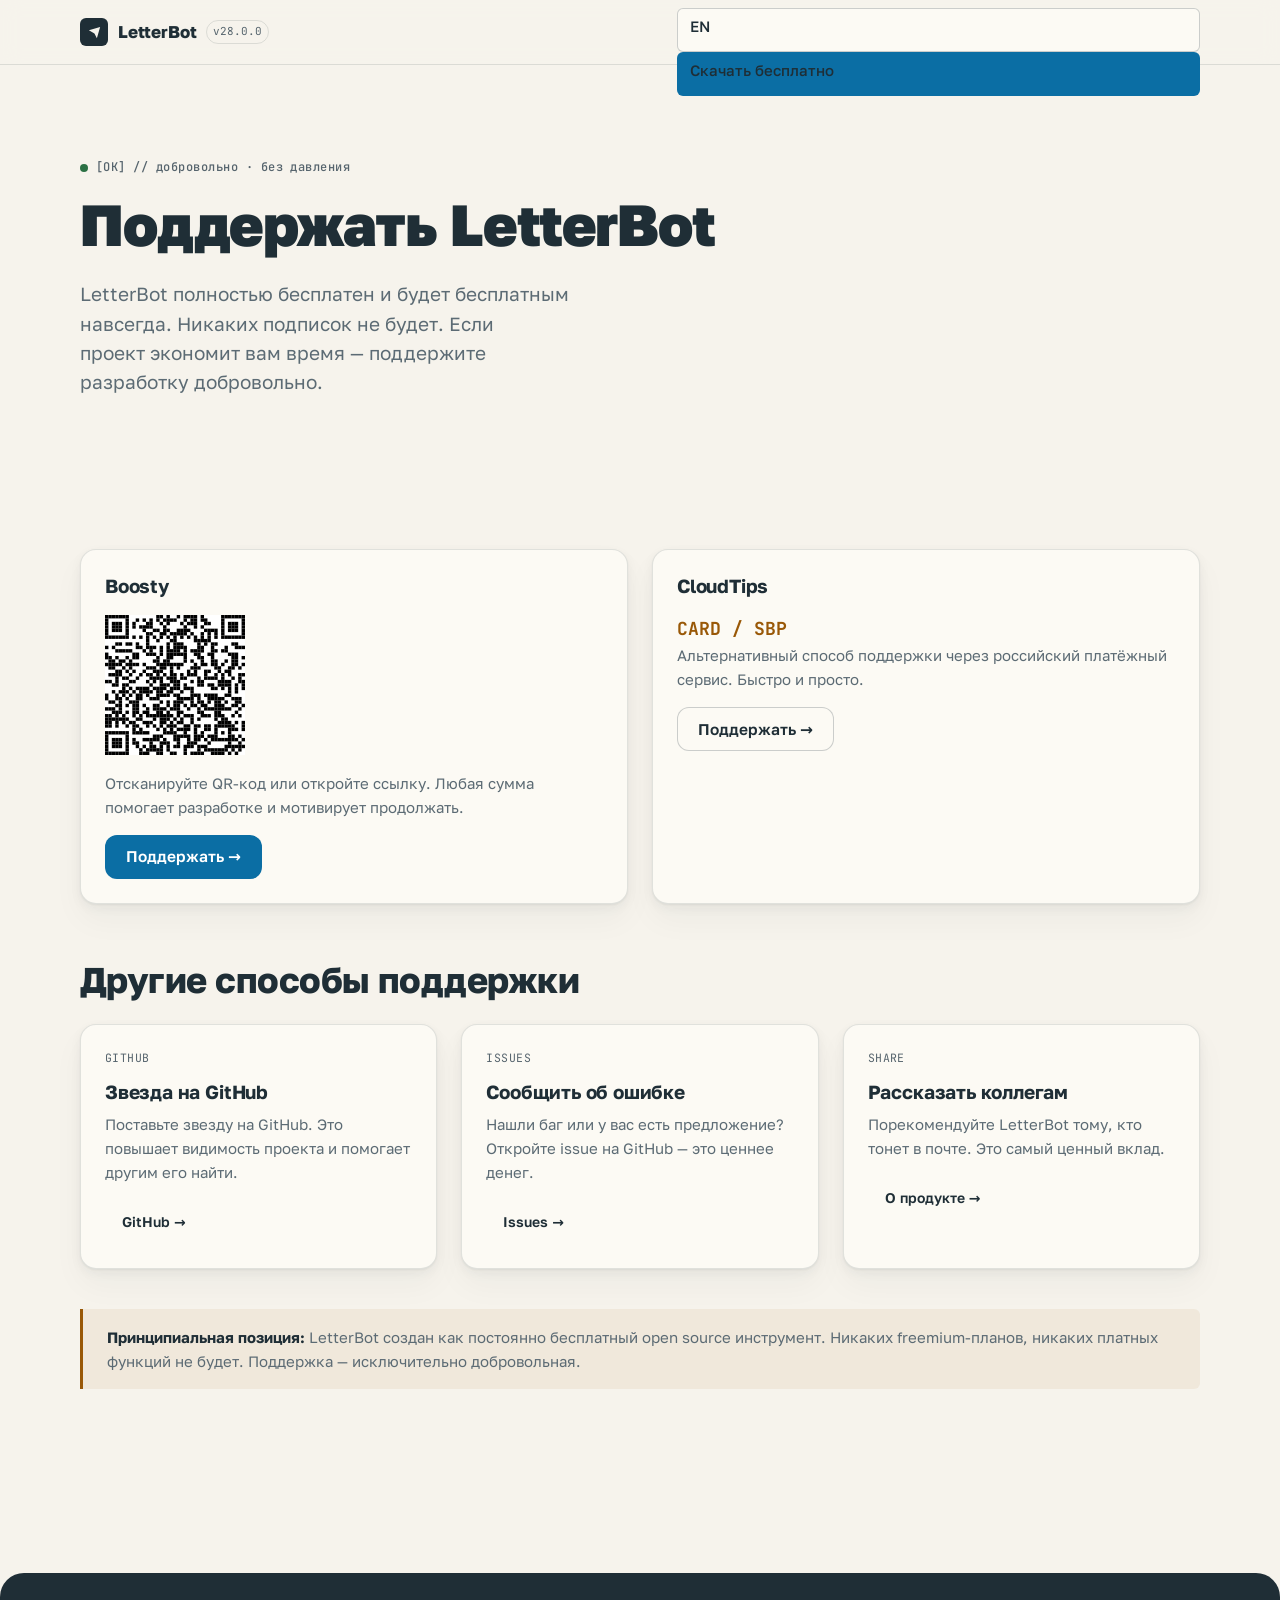
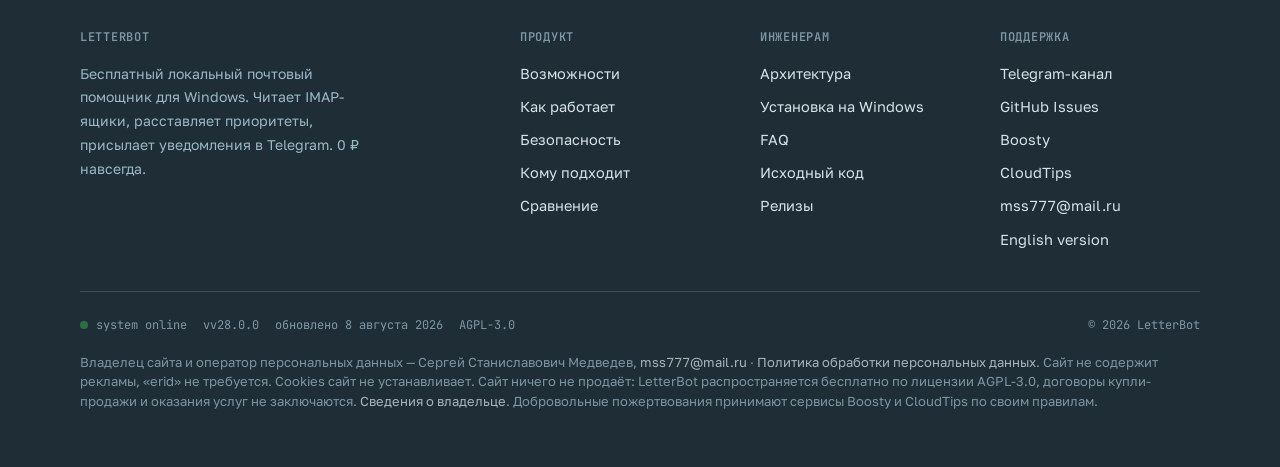
<file: podderzhka.html>
<!DOCTYPE html>
<html lang="ru">
<head>
  <meta charset="UTF-8">
  <meta name="viewport" content="width=device-width,initial-scale=1.0">
  <title>Поддержать LetterBot — Boosty донат, QR-код</title>
  <meta name="description" content="LetterBot бесплатен и open source. Если проект помогает — поддержите разработку добровольно через Boosty.">
  <meta name="theme-color" content="#F6F3EC">
  <meta name="robots" content="index, follow">
  <meta name="author" content="LetterBot">
  <link rel="canonical" href="https://letterbot.ru/podderzhka.html">

  <meta property="og:title" content="Поддержать LetterBot — Boosty донат, QR-код">
  <meta property="og:description" content="LetterBot бесплатен и open source. Если проект помогает — поддержите разработку добровольно через Boosty.">
  <meta property="og:type" content="website">
  <meta property="og:url" content="https://letterbot.ru/podderzhka.html">
  <meta property="og:image" content="https://letterbot.ru/assets/og.png">
  <meta property="og:locale" content="ru_RU">

  <meta name="twitter:card" content="summary_large_image">
  <meta name="twitter:title" content="Поддержать LetterBot">
  <meta name="twitter:description" content="Добровольная поддержка разработки через Boosty и CloudTips.">
  <meta name="twitter:image" content="https://letterbot.ru/assets/og.png">

  <link rel="alternate" hreflang="en" href="https://sergiothefirst.github.io/letterbot/podderzhka.html">
  <link rel="alternate" hreflang="ru" href="https://letterbot.ru/podderzhka.html">

  <link rel="icon" href="favicon.svg" type="image/svg+xml">
  <link rel="icon" type="image/png" href="/favicon.png">
  <link rel="manifest" href="site.webmanifest">

  <link rel="stylesheet" href="assets/styles.css">
  <script src="assets/config.js"></script>
</head>
<body>
  <a class="skip-link" href="#main">Перейти к содержимому</a>

  <header class="site-header">
    <div class="container">
      <a class="logo" href="index.html" aria-label="LetterBot — на главную">
        <span class="logo-mark" aria-hidden="true">
          <svg width="15" height="15" viewBox="0 0 24 24" fill="none"><path d="M3 8.2 21 3l-5.2 18-3.9-7.3L3 8.2Z" fill="currentColor"/></svg>
        </span>
        <span class="logo-name">LetterBot</span>
        <span class="logo-ver mono" data-lb-ver>v28.0.0</span>
      </a>

      <nav class="site-nav" id="site-nav" aria-label="Основная навигация">
        <ul>
          <li><a href="index.html">Главная</a></li>
          <li><a href="vozmozhnosti.html">Возможности</a></li>
          <li><a href="kak-rabotaet.html">Как работает</a></li>
          <li><a href="bezopasnost.html">Безопасность</a></li>
          <li><a href="faq.html">FAQ</a></li>
        </ul>
        <div class="nav-cta">
          <a class="btn btn-secondary btn-sm" href="#" data-lb-en title="English version">EN</a>
          <a class="btn btn-primary btn-sm" href="#" data-lb-releases>Скачать бесплатно</a>
        </div>
      </nav>

      <button class="nav-burger" id="nav-burger" aria-expanded="false" aria-controls="site-nav" aria-label="Открыть меню">
        <span></span><span></span><span></span>
      </button>
    </div>
  </header>

  <main id="main">
    <section class="hero">
      <div class="container">
        <p class="eyebrow -ok">[OK] // добровольно · без давления</p>
        <h1>Поддержать LetterBot</h1>
        <p class="lead mt-16">LetterBot полностью бесплатен и&nbsp;будет бесплатным навсегда. Никаких подписок не&nbsp;будет. Если проект экономит вам время — поддержите разработку добровольно.</p>
      </div>
    </section>

    <section class="section -tight">
      <div class="container">
        <div class="grid grid-2">
          <div class="tile">
            <h2 class="step-title">Boosty</h2>
            <img src="assets/boosty_qr.svg" alt="QR-код для поддержки LetterBot через Boosty" width="140" height="140" loading="lazy" style="margin:var(--s-16) 0">
            <p>Отсканируйте QR-код или откройте ссылку. Любая сумма помогает разработке и&nbsp;мотивирует продолжать.</p>
            <p class="mt-16"><a class="btn btn-primary" href="#" data-lb-boosty target="_blank" rel="noopener">Поддержать →</a></p>
          </div>
          <div class="tile">
            <h2 class="step-title">CloudTips</h2>
            <p class="mono" style="font-size:18px;font-weight:800;color:var(--amber);margin-top:var(--s-16)">CARD / SBP</p>
            <p>Альтернативный способ поддержки через российский платёжный сервис. Быстро и&nbsp;просто.</p>
            <p class="mt-16"><a class="btn btn-secondary" href="#" data-lb-cloudtips target="_blank" rel="noopener">Поддержать →</a></p>
          </div>
        </div>

        <h2 class="mt-56">Другие способы поддержки</h2>
        <div class="grid grid-auto mt-24">
          <article class="tile">
            <span class="tile-tag">GITHUB</span>
            <h3>Звезда на&nbsp;GitHub</h3>
            <p>Поставьте звезду на&nbsp;GitHub. Это повышает видимость проекта и&nbsp;помогает другим его найти.</p>
            <p class="mt-16"><a class="btn btn-ghost btn-sm" href="#" data-lb-github>GitHub →</a></p>
          </article>
          <article class="tile">
            <span class="tile-tag">ISSUES</span>
            <h3>Сообщить об&nbsp;ошибке</h3>
            <p>Нашли баг или у&nbsp;вас есть предложение? Откройте issue на&nbsp;GitHub — это ценнее денег.</p>
            <p class="mt-16"><a class="btn btn-ghost btn-sm" href="#" data-lb-issues>Issues →</a></p>
          </article>
          <article class="tile">
            <span class="tile-tag">SHARE</span>
            <h3>Рассказать коллегам</h3>
            <p>Порекомендуйте LetterBot тому, кто тонет в&nbsp;почте. Это самый ценный вклад.</p>
            <p class="mt-16"><a class="btn btn-ghost btn-sm" href="index.html">О&nbsp;продукте →</a></p>
          </article>
        </div>

        <div class="note note-warn mt-40">
          <strong>Принципиальная позиция:</strong> LetterBot создан как постоянно бесплатный open source инструмент. Никаких freemium-планов, никаких платных функций не&nbsp;будет. Поддержка — исключительно добровольная.
        </div>
      </div>
    </section>
  </main>

  <footer class="site-footer">
    <div class="container">
      <div class="footer-grid">
        <div>
          <h4>LetterBot</h4>
          <p class="footer-desc">Бесплатный локальный почтовый помощник для Windows. Читает IMAP-ящики, расставляет приоритеты, присылает уведомления в&nbsp;Telegram. 0&nbsp;₽ навсегда.</p>
        </div>
        <div>
          <h4>Продукт</h4>
          <ul>
            <li><a href="vozmozhnosti.html">Возможности</a></li>
            <li><a href="kak-rabotaet.html">Как работает</a></li>
            <li><a href="bezopasnost.html">Безопасность</a></li>
            <li><a href="komu-podhodit.html">Кому подходит</a></li>
            <li><a href="sravnenie.html">Сравнение</a></li>
          </ul>
        </div>
        <div>
          <h4>Инженерам</h4>
          <ul>
            <li><a href="dlya-inzhenerov.html">Архитектура</a></li>
            <li><a href="ustanovka-windows.html">Установка на&nbsp;Windows</a></li>
            <li><a href="faq.html">FAQ</a></li>
            <li><a href="#" data-lb-github>Исходный код</a></li>
            <li><a href="#" data-lb-releases>Релизы</a></li>
          </ul>
        </div>
        <div>
          <h4>Поддержка</h4>
          <ul>
            <li><a href="#" data-lb-telegram>Telegram-канал</a></li>
            <li><a href="#" data-lb-issues>GitHub Issues</a></li>
            <li><a href="#" data-lb-boosty>Boosty</a></li>
            <li><a href="#" data-lb-cloudtips>CloudTips</a></li>
            <li><a href="#" data-lb-email>mss777@mail.ru</a></li>
            <li><a href="#" data-lb-en>English version</a></li>
          </ul>
        </div>
      </div>
      <div class="footer-status">
        <span class="st">system online</span>
        <span>v<span data-lb-ver>28.0.0</span></span>
        <span>обновлено <span data-lb-updated>27 апреля 2026</span></span>
        <span>AGPL-3.0</span>
        <span class="right">© <span id="year">2026</span> LetterBot</span>
      </div>
      <div class="legal-note" style="margin-top:18px;font-size:13px;line-height:1.5;opacity:.75">Владелец сайта и оператор персональных данных — Сергей Станиславович Медведев, <a href="mailto:mss777@mail.ru">mss777@mail.ru</a> · <a href="privacy.html">Политика обработки персональных данных</a>. Сайт не содержит рекламы, «erid» не требуется. Cookies сайт не устанавливает. Сайт ничего не продаёт: LetterBot распространяется бесплатно по лицензии AGPL-3.0, договоры купли-продажи и оказания услуг не заключаются. <a href="privacy.html#owner">Сведения о владельце</a>. Добровольные пожертвования принимают сервисы Boosty и CloudTips по своим правилам.</div>
    </div>
  </footer>

  <script src="assets/main.js" defer></script>
  <script defer src="https://static.cloudflareinsights.com/beacon.min.js" data-cf-beacon='{"token": "34885cf1632e48f6a57eb28987edbba8"}'></script>
</body>
</html>
</file>
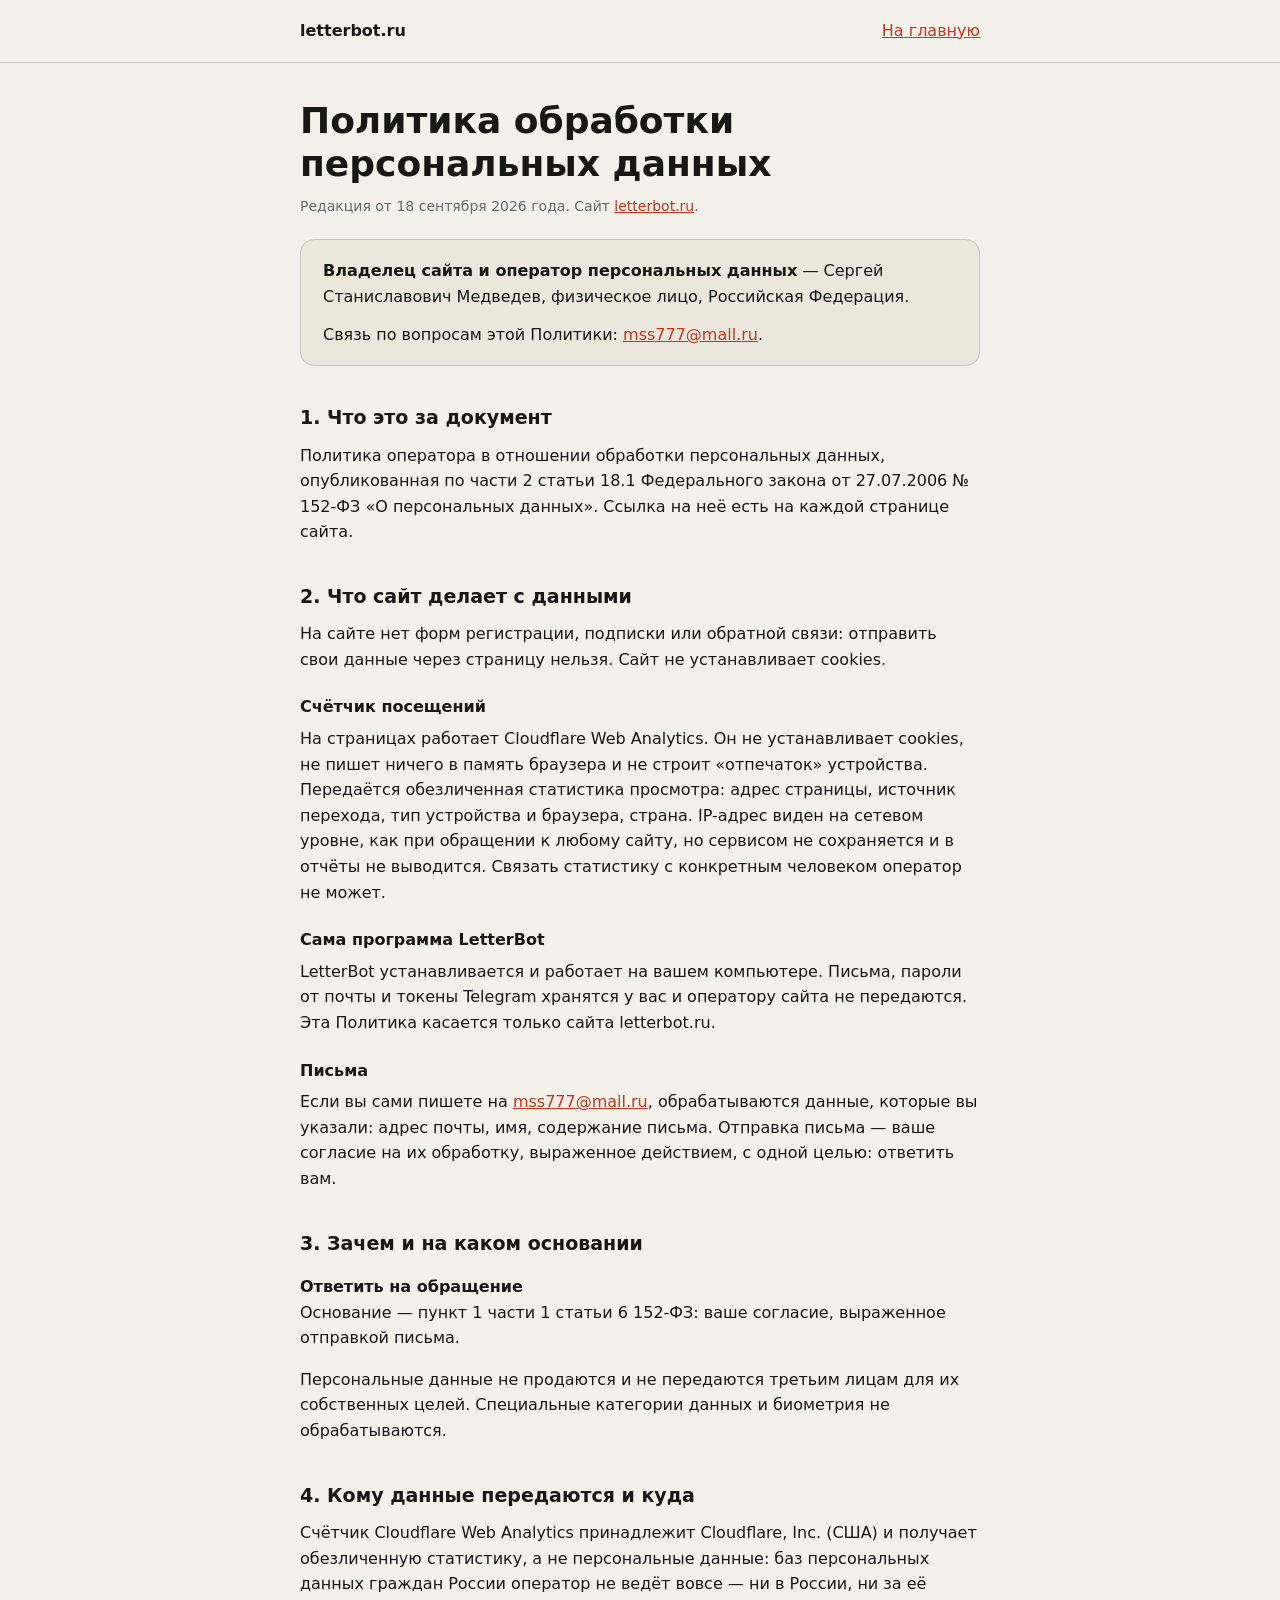
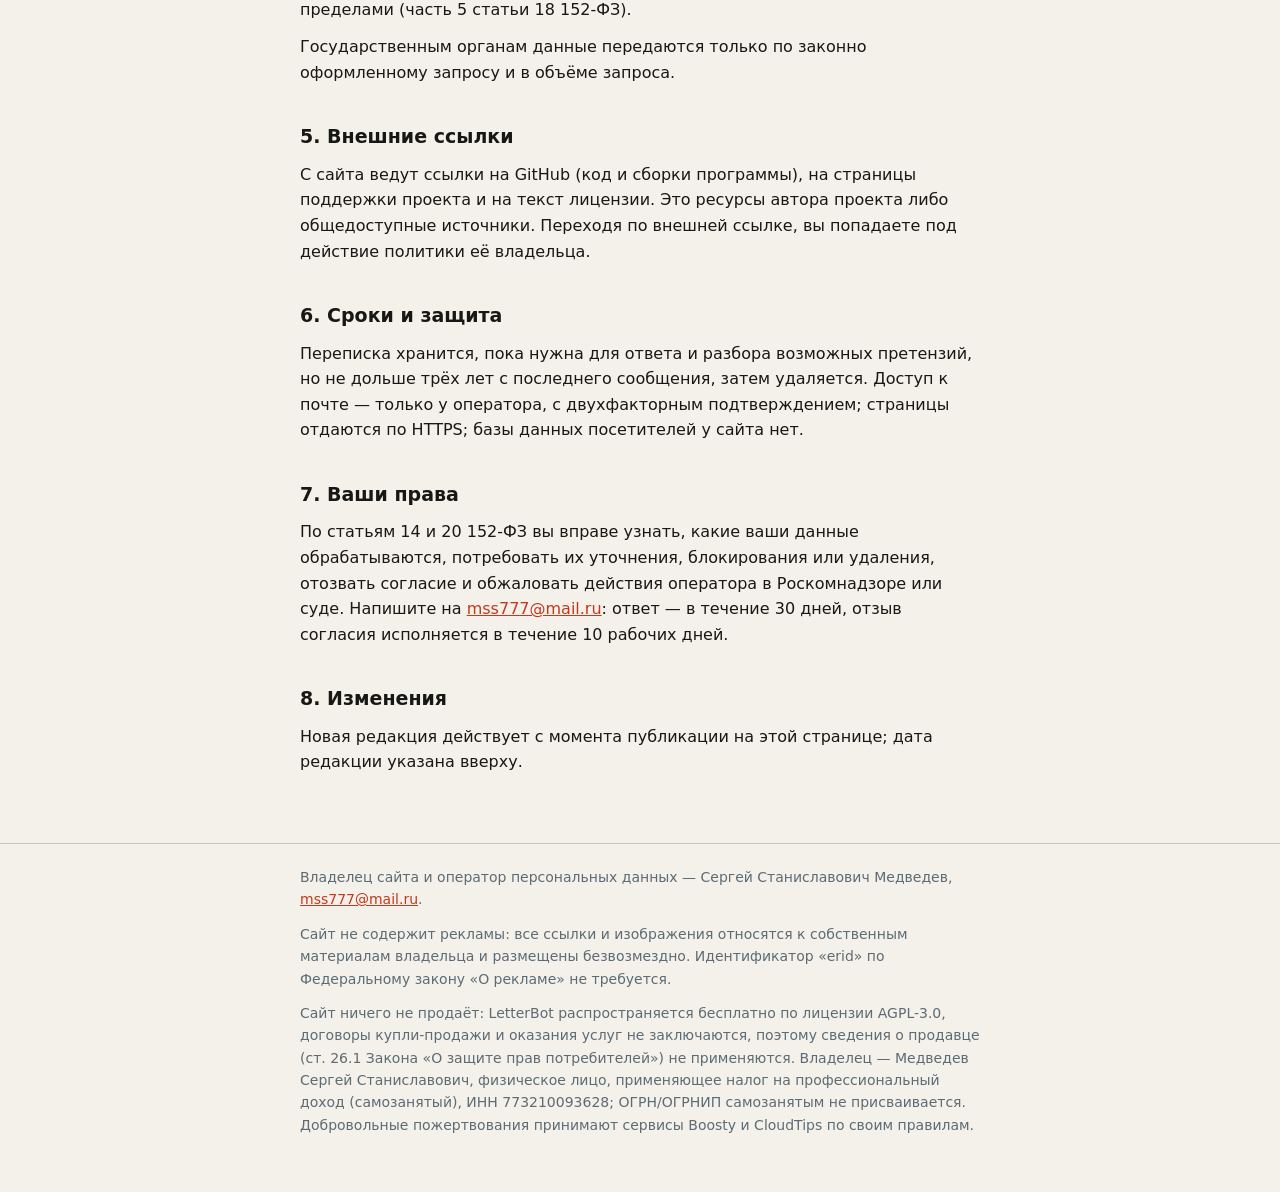
<file: privacy.html>
<!doctype html>
<html lang="ru">
<head>
<meta charset="utf-8">
<meta name="viewport" content="width=device-width,initial-scale=1">
<title>Политика обработки персональных данных — letterbot.ru</title>
<meta name="description" content="Политика обработки персональных данных сайта letterbot.ru по статье 18.1 Федерального закона № 152-ФЗ: что собирается, зачем и как отозвать согласие.">
<link rel="canonical" href="https://letterbot.ru/privacy.html">
<style>
/* Системные шрифты намеренно: страница о приватности не грузит ничего с чужих доменов. */
:root{--bg:#F4F1EA; --ink:#171815; --muted:#5C6B74; --accent:#C6371C; --surface:#EBE7DC; --line:#C9C6BC}
*{box-sizing:border-box}
body{margin:0; background:var(--bg); color:var(--ink); font:16px/1.6 -apple-system,system-ui,"Segoe UI",Roboto,Arial,sans-serif}
.wrap{max-width:720px; margin:0 auto; padding:0 20px}
a{color:var(--accent)}
header{border-bottom:1px solid var(--line); padding:18px 0}
header .wrap{display:flex; justify-content:space-between; gap:16px; flex-wrap:wrap}
.brand{color:var(--ink); font-weight:600; text-decoration:none}
main{padding:36px 0 56px}
h1{font-size:clamp(26px,4.5vw,36px); line-height:1.2; margin:0 0 10px}
h2{font-size:19px; margin:36px 0 10px}
h3{font-size:16px; margin:22px 0 6px}
p,li,dd{margin:0 0 12px}
.meta,footer{color:var(--muted); font-size:14px}
.box{background:var(--surface); border:1px solid var(--line); border-radius:14px; padding:18px 22px; margin:22px 0}
.box p:last-child{margin:0}
dt{font-weight:600; margin-top:10px}
dd{margin-left:0}
footer{border-top:1px solid var(--line); padding:22px 0 44px}
</style>
</head>
<body>
<header><div class="wrap"><a class="brand" href="index.html">letterbot.ru</a><a href="index.html">На главную</a></div></header>
<main><div class="wrap">
<h1>Политика обработки персональных данных</h1>
<p class="meta">Редакция от 18 сентября 2026 года. Сайт <a href="https://letterbot.ru/">letterbot.ru</a>.</p>

<div class="box">
<p><strong>Владелец сайта и оператор персональных данных</strong> — Сергей Станиславович Медведев, физическое лицо, Российская Федерация.</p>
<p>Связь по вопросам этой Политики: <a href="mailto:mss777@mail.ru">mss777@mail.ru</a>.</p>
</div>

<h2>1. Что это за документ</h2>
<p>Политика оператора в отношении обработки персональных данных, опубликованная по части 2 статьи 18.1 Федерального закона от 27.07.2006 № 152-ФЗ «О персональных данных». Ссылка на неё есть на каждой странице сайта.</p>

<h2>2. Что сайт делает с данными</h2>
<p>На сайте нет форм регистрации, подписки или обратной связи: отправить свои данные через страницу нельзя. Сайт не устанавливает cookies.</p>
<h3>Счётчик посещений</h3><p>На страницах работает Cloudflare Web Analytics. Он не устанавливает cookies, не пишет ничего в память браузера и не строит «отпечаток» устройства. Передаётся обезличенная статистика просмотра: адрес страницы, источник перехода, тип устройства и браузера, страна. IP-адрес виден на сетевом уровне, как при обращении к любому сайту, но сервисом не сохраняется и в отчёты не выводится. Связать статистику с конкретным человеком оператор не может.</p>
<h3>Сама программа LetterBot</h3><p>LetterBot устанавливается и работает на вашем компьютере. Письма, пароли от почты и токены Telegram хранятся у вас и оператору сайта не передаются. Эта Политика касается только сайта letterbot.ru.</p>
<h3>Письма</h3>
<p>Если вы сами пишете на <a href="mailto:mss777@mail.ru">mss777@mail.ru</a>, обрабатываются данные, которые вы указали: адрес почты, имя, содержание письма. Отправка письма — ваше согласие на их обработку, выраженное действием, с одной целью: ответить вам.</p>

<h2>3. Зачем и на каком основании</h2>
<dl>
<dt>Ответить на обращение</dt>
<dd>Основание — пункт 1 части 1 статьи 6 152-ФЗ: ваше согласие, выраженное отправкой письма.</dd>

</dl>
<p>Персональные данные не продаются и не передаются третьим лицам для их собственных целей. Специальные категории данных и биометрия не обрабатываются.</p>

<h2>4. Кому данные передаются и куда</h2>
<p>Счётчик Cloudflare Web Analytics принадлежит Cloudflare, Inc. (США) и получает обезличенную статистику, а не персональные данные: баз персональных данных граждан России оператор не ведёт вовсе — ни в России, ни за её пределами (часть 5 статьи 18 152-ФЗ).</p>
<p>Государственным органам данные передаются только по законно оформленному запросу и в объёме запроса.</p>

<h2>5. Внешние ссылки</h2>
<p>С сайта ведут ссылки на GitHub (код и сборки программы), на страницы поддержки проекта и на текст лицензии. Это ресурсы автора проекта либо общедоступные источники. Переходя по внешней ссылке, вы попадаете под действие политики её владельца.</p>

<h2>6. Сроки и защита</h2>
<p>Переписка хранится, пока нужна для ответа и разбора возможных претензий, но не дольше трёх лет с последнего сообщения, затем удаляется. Доступ к почте — только у оператора, с двухфакторным подтверждением; страницы отдаются по HTTPS; базы данных посетителей у сайта нет.</p>

<h2>7. Ваши права</h2>
<p>По статьям 14 и 20 152-ФЗ вы вправе узнать, какие ваши данные обрабатываются, потребовать их уточнения, блокирования или удаления, отозвать согласие и обжаловать действия оператора в Роскомнадзоре или суде. Напишите на <a href="mailto:mss777@mail.ru">mss777@mail.ru</a>: ответ — в течение 30 дней, отзыв согласия исполняется в течение 10 рабочих дней.</p>

<h2>8. Изменения</h2>
<p>Новая редакция действует с момента публикации на этой странице; дата редакции указана вверху.</p>
</div></main>
<footer><div class="wrap">
<p>Владелец сайта и оператор персональных данных — Сергей Станиславович Медведев, <a href="mailto:mss777@mail.ru">mss777@mail.ru</a>.</p>
<p>Сайт не содержит рекламы: все ссылки и изображения относятся к собственным материалам владельца и размещены безвозмездно. Идентификатор «erid» по Федеральному закону «О рекламе» не требуется.</p>
<p id="owner">Сайт ничего не продаёт: LetterBot распространяется бесплатно по лицензии AGPL-3.0, договоры купли-продажи и оказания услуг не заключаются, поэтому сведения о продавце (ст. 26.1 Закона «О защите прав потребителей») не применяются. Владелец — Медведев Сергей Станиславович, физическое лицо, применяющее налог на профессиональный доход (самозанятый), ИНН 773210093628; ОГРН/ОГРНИП самозанятым не присваивается. Добровольные пожертвования принимают сервисы Boosty и CloudTips по своим правилам.</p>
</div></footer>
</body>
</html>
</file>
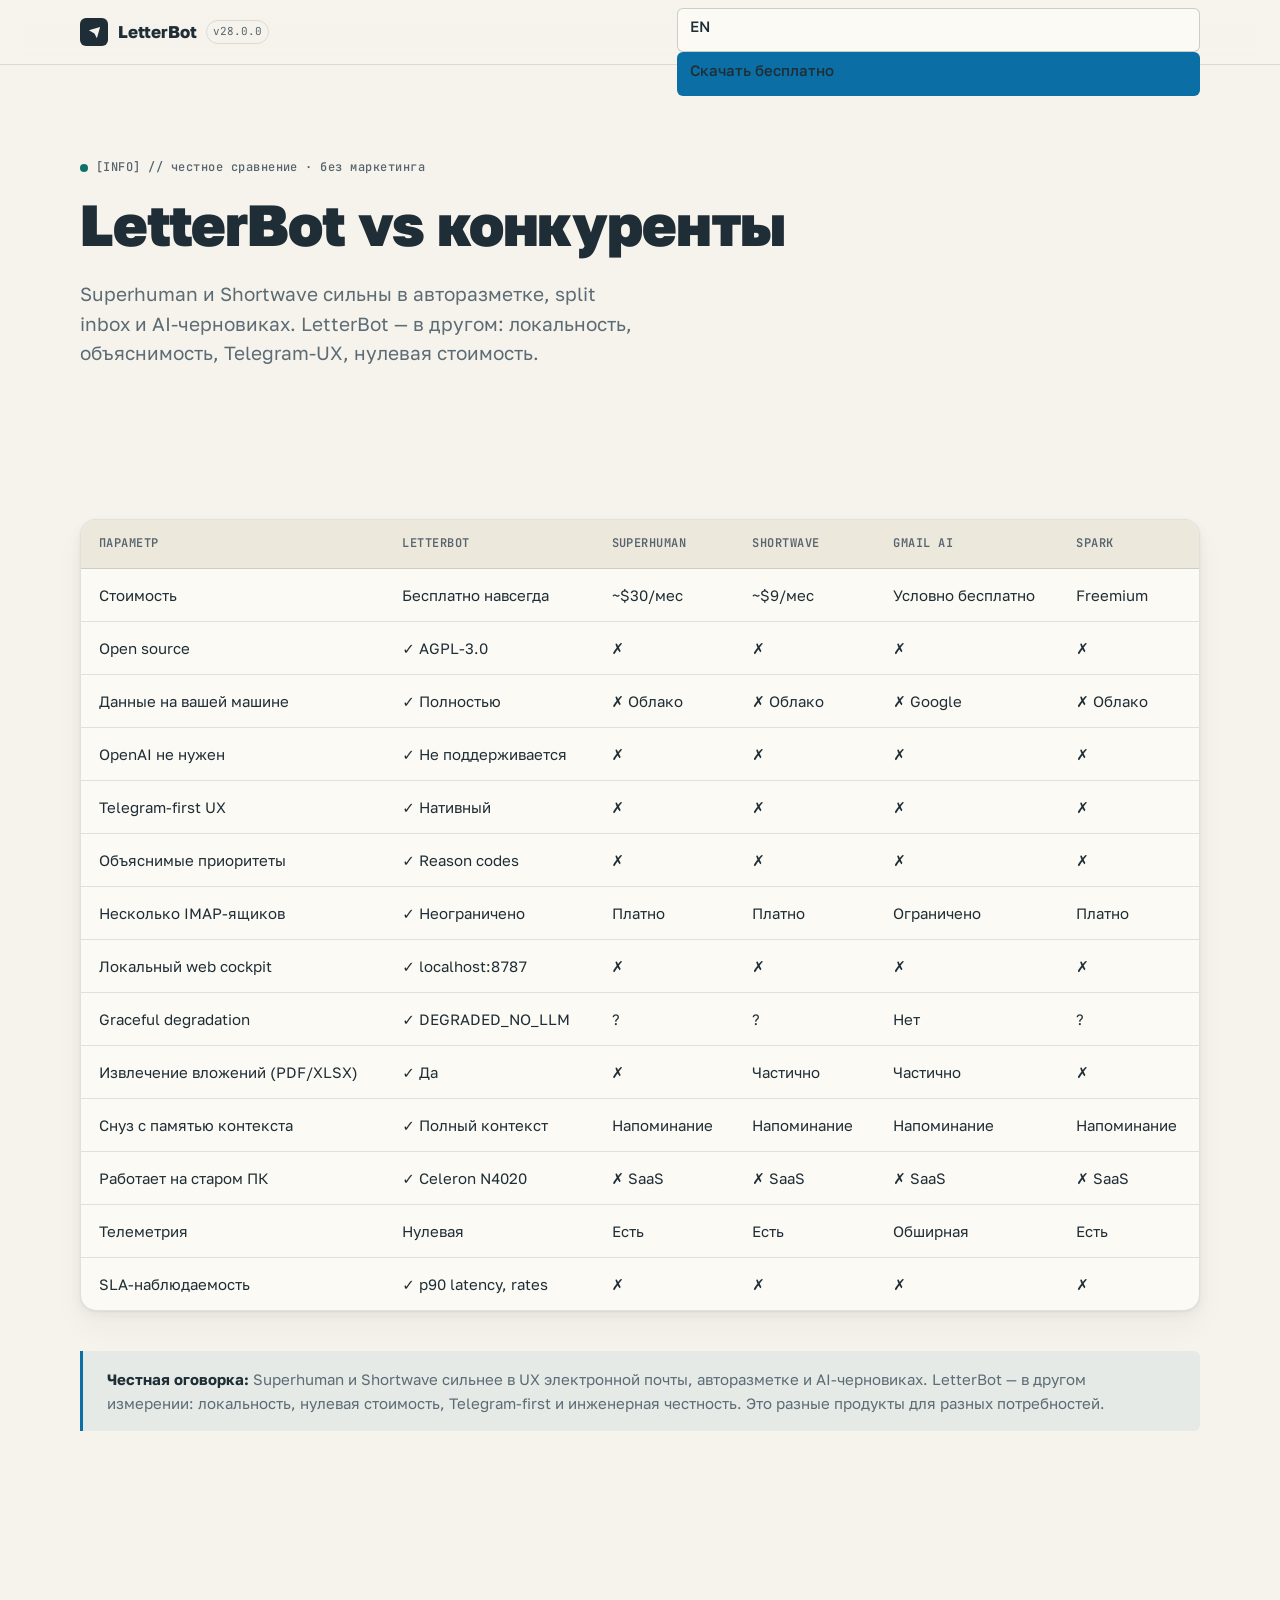
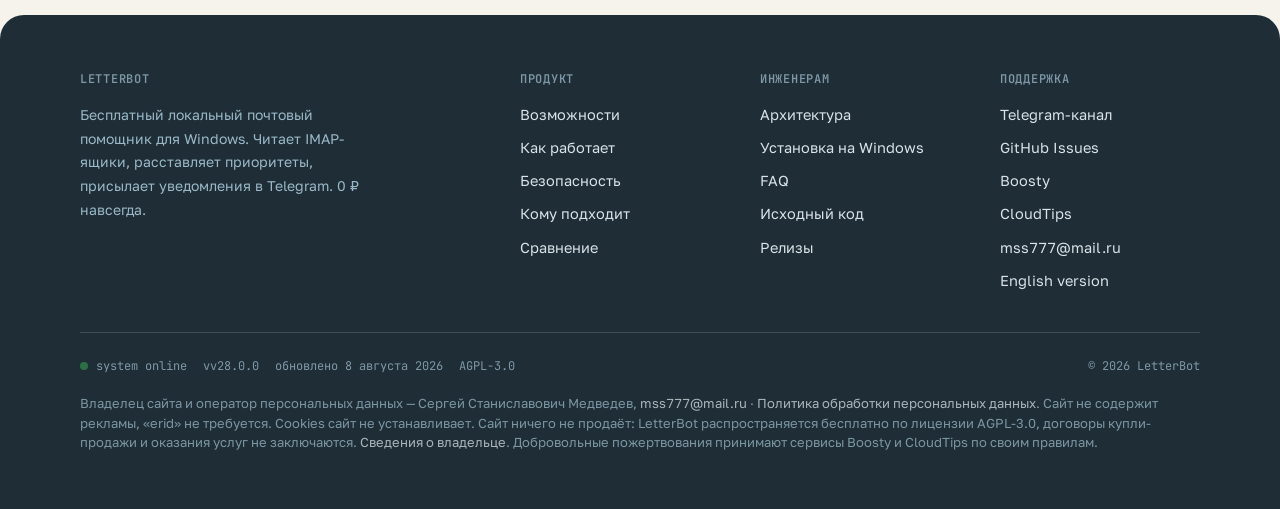
<file: sravnenie.html>
<!DOCTYPE html>
<html lang="ru">
<head>
  <meta charset="UTF-8">
  <meta name="viewport" content="width=device-width,initial-scale=1.0">
  <title>Сравнение LetterBot vs Superhuman, Shortwave, Gmail AI — таблица</title>
  <meta name="description" content="Подробное сравнение LetterBot с Superhuman, Shortwave, Gmail AI и Spark по параметрам: стоимость, приватность, Telegram, OpenAI, локальность.">
  <meta name="theme-color" content="#F6F3EC">
  <meta name="robots" content="index, follow">
  <meta name="author" content="LetterBot">
  <link rel="canonical" href="https://letterbot.ru/sravnenie.html">

  <meta property="og:title" content="Сравнение LetterBot vs Superhuman, Shortwave, Gmail AI — таблица">
  <meta property="og:description" content="Подробное сравнение LetterBot с Superhuman, Shortwave, Gmail AI и Spark: стоимость, приватность, Telegram, OpenAI, локальность.">
  <meta property="og:type" content="website">
  <meta property="og:url" content="https://letterbot.ru/sravnenie.html">
  <meta property="og:image" content="https://letterbot.ru/assets/og.png">
  <meta property="og:locale" content="ru_RU">

  <meta name="twitter:card" content="summary_large_image">
  <meta name="twitter:title" content="Сравнение LetterBot vs конкуренты">
  <meta name="twitter:description" content="Честное сравнение по 14 параметрам: стоимость, приватность, Telegram, OpenAI, локальность.">
  <meta name="twitter:image" content="https://letterbot.ru/assets/og.png">

  <link rel="alternate" hreflang="en" href="https://sergiothefirst.github.io/letterbot/sravnenie.html">
  <link rel="alternate" hreflang="ru" href="https://letterbot.ru/sravnenie.html">

  <link rel="icon" href="favicon.svg" type="image/svg+xml">
  <link rel="icon" type="image/png" href="/favicon.png">
  <link rel="manifest" href="site.webmanifest">

  <link rel="stylesheet" href="assets/styles.css">
  <script src="assets/config.js"></script>
</head>
<body>
  <a class="skip-link" href="#main">Перейти к содержимому</a>

  <header class="site-header">
    <div class="container">
      <a class="logo" href="index.html" aria-label="LetterBot — на главную">
        <span class="logo-mark" aria-hidden="true">
          <svg width="15" height="15" viewBox="0 0 24 24" fill="none"><path d="M3 8.2 21 3l-5.2 18-3.9-7.3L3 8.2Z" fill="currentColor"/></svg>
        </span>
        <span class="logo-name">LetterBot</span>
        <span class="logo-ver mono" data-lb-ver>v28.0.0</span>
      </a>

      <nav class="site-nav" id="site-nav" aria-label="Основная навигация">
        <ul>
          <li><a href="index.html">Главная</a></li>
          <li><a href="vozmozhnosti.html">Возможности</a></li>
          <li><a href="kak-rabotaet.html">Как работает</a></li>
          <li><a href="bezopasnost.html">Безопасность</a></li>
          <li><a href="faq.html">FAQ</a></li>
        </ul>
        <div class="nav-cta">
          <a class="btn btn-secondary btn-sm" href="#" data-lb-en title="English version">EN</a>
          <a class="btn btn-primary btn-sm" href="#" data-lb-releases>Скачать бесплатно</a>
        </div>
      </nav>

      <button class="nav-burger" id="nav-burger" aria-expanded="false" aria-controls="site-nav" aria-label="Открыть меню">
        <span></span><span></span><span></span>
      </button>
    </div>
  </header>

  <main id="main">
    <section class="hero">
      <div class="container">
        <p class="eyebrow">[INFO] // честное сравнение · без маркетинга</p>
        <h1>LetterBot vs конкуренты</h1>
        <p class="lead mt-16">Superhuman и&nbsp;Shortwave сильны в&nbsp;авторазметке, split inbox и&nbsp;AI-черновиках. LetterBot — в&nbsp;другом: локальность, объяснимость, Telegram-UX, нулевая стоимость.</p>
      </div>
    </section>

    <section class="section -tight">
      <div class="container">
        <div class="table-wrap">
          <table class="tbl">
            <thead>
              <tr><th scope="col">Параметр</th><th>LetterBot</th><th>Superhuman</th><th>Shortwave</th><th>Gmail AI</th><th>Spark</th></tr>
            </thead>
            <tbody>
              <tr><td scope="row">Стоимость</td><td class="yes">Бесплатно навсегда</td><td>~$30/мес</td><td>~$9/мес</td><td>Условно бесплатно</td><td>Freemium</td></tr>
              <tr><td scope="row">Open source</td><td class="yes">✓ AGPL-3.0</td><td class="no">✗</td><td class="no">✗</td><td class="no">✗</td><td class="no">✗</td></tr>
              <tr><td scope="row">Данные на вашей машине</td><td class="yes">✓ Полностью</td><td class="no">✗ Облако</td><td class="no">✗ Облако</td><td class="no">✗ Google</td><td class="no">✗ Облако</td></tr>
              <tr><td scope="row">OpenAI не нужен</td><td class="yes">✓ Не поддерживается</td><td class="no">✗</td><td class="no">✗</td><td class="no">✗</td><td class="no">✗</td></tr>
              <tr><td scope="row">Telegram-first UX</td><td class="yes">✓ Нативный</td><td class="no">✗</td><td class="no">✗</td><td class="no">✗</td><td class="no">✗</td></tr>
              <tr><td scope="row">Объяснимые приоритеты</td><td class="yes">✓ Reason codes</td><td class="no">✗</td><td class="no">✗</td><td class="no">✗</td><td class="no">✗</td></tr>
              <tr><td scope="row">Несколько IMAP-ящиков</td><td class="yes">✓ Неограничено</td><td>Платно</td><td>Платно</td><td>Ограничено</td><td>Платно</td></tr>
              <tr><td scope="row">Локальный web cockpit</td><td class="yes">✓ localhost:8787</td><td class="no">✗</td><td class="no">✗</td><td class="no">✗</td><td class="no">✗</td></tr>
              <tr><td scope="row">Graceful degradation</td><td class="yes">✓ DEGRADED_NO_LLM</td><td>?</td><td>?</td><td class="no">Нет</td><td>?</td></tr>
              <tr><td scope="row">Извлечение вложений (PDF/XLSX)</td><td class="yes">✓ Да</td><td class="no">✗</td><td class="part">Частично</td><td class="part">Частично</td><td class="no">✗</td></tr>
              <tr><td scope="row">Снуз с памятью контекста</td><td class="yes">✓ Полный контекст</td><td>Напоминание</td><td>Напоминание</td><td>Напоминание</td><td>Напоминание</td></tr>
              <tr><td scope="row">Работает на старом ПК</td><td class="yes">✓ Celeron N4020</td><td class="no">✗ SaaS</td><td class="no">✗ SaaS</td><td class="no">✗ SaaS</td><td class="no">✗ SaaS</td></tr>
              <tr><td scope="row">Телеметрия</td><td class="yes">Нулевая</td><td>Есть</td><td>Есть</td><td>Обширная</td><td>Есть</td></tr>
              <tr><td scope="row">SLA-наблюдаемость</td><td class="yes">✓ p90 latency, rates</td><td class="no">✗</td><td class="no">✗</td><td class="no">✗</td><td class="no">✗</td></tr>
            </tbody>
          </table>
        </div>

        <div class="note mt-40">
          <strong>Честная оговорка:</strong> Superhuman и&nbsp;Shortwave сильнее в&nbsp;UX электронной почты, авторазметке и&nbsp;AI-черновиках. LetterBot — в&nbsp;другом измерении: локальность, нулевая стоимость, Telegram-first и&nbsp;инженерная честность. Это разные продукты для разных потребностей.
        </div>
      </div>
    </section>
  </main>

  <footer class="site-footer">
    <div class="container">
      <div class="footer-grid">
        <div>
          <h4>LetterBot</h4>
          <p class="footer-desc">Бесплатный локальный почтовый помощник для Windows. Читает IMAP-ящики, расставляет приоритеты, присылает уведомления в&nbsp;Telegram. 0&nbsp;₽ навсегда.</p>
        </div>
        <div>
          <h4>Продукт</h4>
          <ul>
            <li><a href="vozmozhnosti.html">Возможности</a></li>
            <li><a href="kak-rabotaet.html">Как работает</a></li>
            <li><a href="bezopasnost.html">Безопасность</a></li>
            <li><a href="komu-podhodit.html">Кому подходит</a></li>
            <li><a href="sravnenie.html">Сравнение</a></li>
          </ul>
        </div>
        <div>
          <h4>Инженерам</h4>
          <ul>
            <li><a href="dlya-inzhenerov.html">Архитектура</a></li>
            <li><a href="ustanovka-windows.html">Установка на&nbsp;Windows</a></li>
            <li><a href="faq.html">FAQ</a></li>
            <li><a href="#" data-lb-github>Исходный код</a></li>
            <li><a href="#" data-lb-releases>Релизы</a></li>
          </ul>
        </div>
        <div>
          <h4>Поддержка</h4>
          <ul>
            <li><a href="#" data-lb-telegram>Telegram-канал</a></li>
            <li><a href="#" data-lb-issues>GitHub Issues</a></li>
            <li><a href="#" data-lb-boosty>Boosty</a></li>
            <li><a href="#" data-lb-cloudtips>CloudTips</a></li>
            <li><a href="#" data-lb-email>mss777@mail.ru</a></li>
            <li><a href="#" data-lb-en>English version</a></li>
          </ul>
        </div>
      </div>
      <div class="footer-status">
        <span class="st">system online</span>
        <span>v<span data-lb-ver>28.0.0</span></span>
        <span>обновлено <span data-lb-updated>27 апреля 2026</span></span>
        <span>AGPL-3.0</span>
        <span class="right">© <span id="year">2026</span> LetterBot</span>
      </div>
      <div class="legal-note" style="margin-top:18px;font-size:13px;line-height:1.5;opacity:.75">Владелец сайта и оператор персональных данных — Сергей Станиславович Медведев, <a href="mailto:mss777@mail.ru">mss777@mail.ru</a> · <a href="privacy.html">Политика обработки персональных данных</a>. Сайт не содержит рекламы, «erid» не требуется. Cookies сайт не устанавливает. Сайт ничего не продаёт: LetterBot распространяется бесплатно по лицензии AGPL-3.0, договоры купли-продажи и оказания услуг не заключаются. <a href="privacy.html#owner">Сведения о владельце</a>. Добровольные пожертвования принимают сервисы Boosty и CloudTips по своим правилам.</div>
    </div>
  </footer>

  <script src="assets/main.js" defer></script>
  <script defer src="https://static.cloudflareinsights.com/beacon.min.js" data-cf-beacon='{"token": "34885cf1632e48f6a57eb28987edbba8"}'></script>
</body>
</html>
</file>
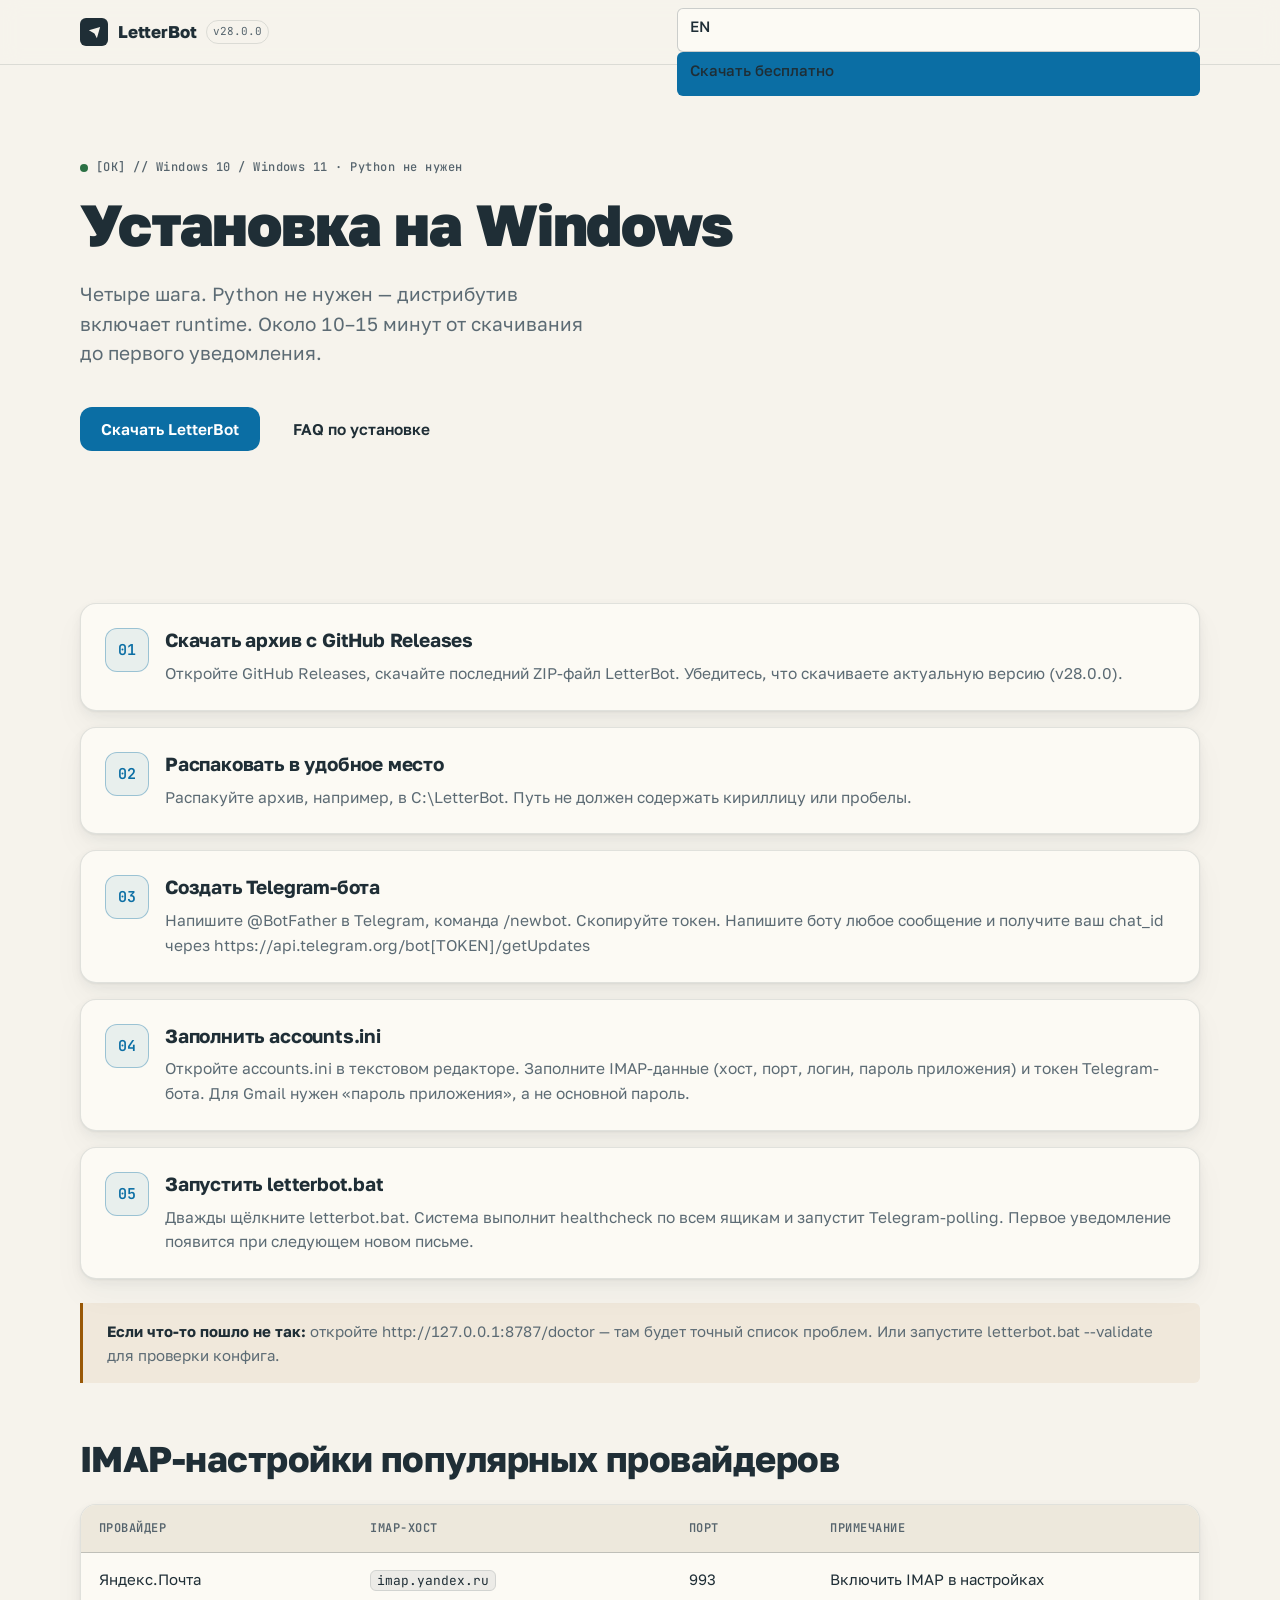
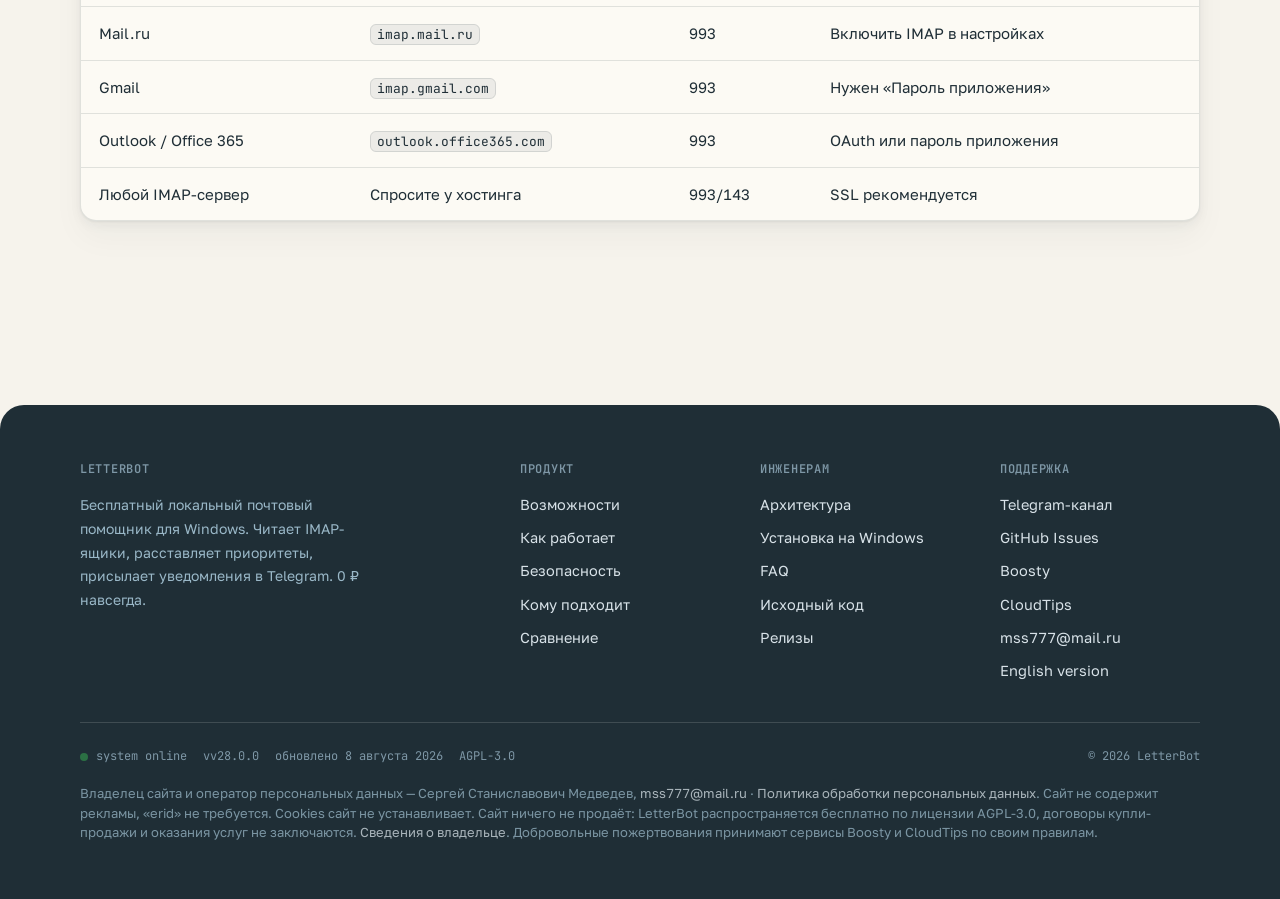
<file: ustanovka-windows.html>
<!DOCTYPE html>
<html lang="ru">
<head>
  <meta charset="UTF-8">
  <meta name="viewport" content="width=device-width,initial-scale=1.0">
  <title>Установка LetterBot на Windows — пошаговая инструкция</title>
  <meta name="description" content="Как установить LetterBot на Windows 10/11: скачать, распаковать, заполнить accounts.ini, запустить letterbot.bat. Python не нужен. 10–15 минут.">
  <meta name="theme-color" content="#F6F3EC">
  <meta name="robots" content="index, follow">
  <meta name="author" content="LetterBot">
  <link rel="canonical" href="https://letterbot.ru/ustanovka-windows.html">

  <meta property="og:title" content="Установка LetterBot на Windows — пошаговая инструкция">
  <meta property="og:description" content="Как установить LetterBot на Windows 10/11: скачать, распаковать, заполнить accounts.ini, запустить letterbot.bat. Python не нужен. 10–15 минут.">
  <meta property="og:type" content="website">
  <meta property="og:url" content="https://letterbot.ru/ustanovka-windows.html">
  <meta property="og:image" content="https://letterbot.ru/assets/og.png">
  <meta property="og:locale" content="ru_RU">

  <meta name="twitter:card" content="summary_large_image">
  <meta name="twitter:title" content="Установка LetterBot на Windows">
  <meta name="twitter:description" content="Четыре шага. Python не нужен. Около 10–15 минут до первого уведомления.">
  <meta name="twitter:image" content="https://letterbot.ru/assets/og.png">

  <link rel="alternate" hreflang="en" href="https://sergiothefirst.github.io/letterbot/ustanovka-windows.html">
  <link rel="alternate" hreflang="ru" href="https://letterbot.ru/ustanovka-windows.html">

  <link rel="icon" href="favicon.svg" type="image/svg+xml">
  <link rel="icon" type="image/png" href="/favicon.png">
  <link rel="manifest" href="site.webmanifest">

  <link rel="stylesheet" href="assets/styles.css">
  <script src="assets/config.js"></script>
</head>
<body>
  <a class="skip-link" href="#main">Перейти к содержимому</a>

  <header class="site-header">
    <div class="container">
      <a class="logo" href="index.html" aria-label="LetterBot — на главную">
        <span class="logo-mark" aria-hidden="true">
          <svg width="15" height="15" viewBox="0 0 24 24" fill="none"><path d="M3 8.2 21 3l-5.2 18-3.9-7.3L3 8.2Z" fill="currentColor"/></svg>
        </span>
        <span class="logo-name">LetterBot</span>
        <span class="logo-ver mono" data-lb-ver>v28.0.0</span>
      </a>

      <nav class="site-nav" id="site-nav" aria-label="Основная навигация">
        <ul>
          <li><a href="index.html">Главная</a></li>
          <li><a href="vozmozhnosti.html">Возможности</a></li>
          <li><a href="kak-rabotaet.html">Как работает</a></li>
          <li><a href="bezopasnost.html">Безопасность</a></li>
          <li><a href="faq.html">FAQ</a></li>
        </ul>
        <div class="nav-cta">
          <a class="btn btn-secondary btn-sm" href="#" data-lb-en title="English version">EN</a>
          <a class="btn btn-primary btn-sm" href="#" data-lb-releases>Скачать бесплатно</a>
        </div>
      </nav>

      <button class="nav-burger" id="nav-burger" aria-expanded="false" aria-controls="site-nav" aria-label="Открыть меню">
        <span></span><span></span><span></span>
      </button>
    </div>
  </header>

  <main id="main">
    <section class="hero">
      <div class="container">
        <p class="eyebrow -ok">[OK] // Windows 10 / Windows 11 · Python не нужен</p>
        <h1>Установка на&nbsp;Windows</h1>
        <p class="lead mt-16">Четыре шага. Python не&nbsp;нужен — дистрибутив включает runtime. Около 10–15&nbsp;минут от&nbsp;скачивания до&nbsp;первого уведомления.</p>
        <div class="hero-actions mb-0">
          <a class="btn btn-primary" href="#" data-lb-releases>Скачать LetterBot</a>
          <a class="btn btn-ghost" href="faq.html">FAQ по&nbsp;установке</a>
        </div>
      </div>
    </section>

    <section class="section -tight">
      <div class="container">
        <ol class="steps">
          <li>
            <div>
              <h2 class="step-title">Скачать архив с&nbsp;GitHub Releases</h2>
              <p>Откройте GitHub Releases, скачайте последний ZIP-файл LetterBot. Убедитесь, что скачиваете актуальную версию (v28.0.0).</p>
            </div>
          </li>
          <li>
            <div>
              <h2 class="step-title">Распаковать в&nbsp;удобное место</h2>
              <p>Распакуйте архив, например, в&nbsp;C:\LetterBot. Путь не&nbsp;должен содержать кириллицу или пробелы.</p>
            </div>
          </li>
          <li>
            <div>
              <h2 class="step-title">Создать Telegram-бота</h2>
              <p>Напишите @BotFather в&nbsp;Telegram, команда /newbot. Скопируйте токен. Напишите боту любое сообщение и&nbsp;получите ваш chat_id через https://api.telegram.org/bot[TOKEN]/getUpdates</p>
            </div>
          </li>
          <li>
            <div>
              <h2 class="step-title">Заполнить accounts.ini</h2>
              <p>Откройте accounts.ini в&nbsp;текстовом редакторе. Заполните IMAP-данные (хост, порт, логин, пароль приложения) и&nbsp;токен Telegram-бота. Для Gmail нужен «пароль приложения», а&nbsp;не&nbsp;основной пароль.</p>
            </div>
          </li>
          <li>
            <div>
              <h2 class="step-title">Запустить letterbot.bat</h2>
              <p>Дважды щёлкните letterbot.bat. Система выполнит healthcheck по&nbsp;всем ящикам и&nbsp;запустит Telegram-polling. Первое уведомление появится при следующем новом письме.</p>
            </div>
          </li>
        </ol>

        <div class="note note-warn mt-24">
          <strong>Если что-то пошло не&nbsp;так:</strong> откройте http://127.0.0.1:8787/doctor — там будет точный список проблем. Или запустите letterbot.bat --validate для проверки конфига.
        </div>

        <h2 class="mt-56">IMAP-настройки популярных провайдеров</h2>
        <div class="table-wrap mt-24">
          <table class="tbl">
            <thead>
              <tr><th scope="col">Провайдер</th><th>IMAP-хост</th><th>Порт</th><th>Примечание</th></tr>
            </thead>
            <tbody>
              <tr><td scope="row">Яндекс.Почта</td><td><code class="inline">imap.yandex.ru</code></td><td>993</td><td>Включить IMAP в&nbsp;настройках</td></tr>
              <tr><td scope="row">Mail.ru</td><td><code class="inline">imap.mail.ru</code></td><td>993</td><td>Включить IMAP в&nbsp;настройках</td></tr>
              <tr><td scope="row">Gmail</td><td><code class="inline">imap.gmail.com</code></td><td>993</td><td>Нужен «Пароль приложения»</td></tr>
              <tr><td scope="row">Outlook / Office 365</td><td><code class="inline">outlook.office365.com</code></td><td>993</td><td>OAuth или пароль приложения</td></tr>
              <tr><td scope="row">Любой IMAP-сервер</td><td>Спросите у&nbsp;хостинга</td><td>993/143</td><td>SSL рекомендуется</td></tr>
            </tbody>
          </table>
        </div>
      </div>
    </section>
  </main>

  <footer class="site-footer">
    <div class="container">
      <div class="footer-grid">
        <div>
          <h4>LetterBot</h4>
          <p class="footer-desc">Бесплатный локальный почтовый помощник для Windows. Читает IMAP-ящики, расставляет приоритеты, присылает уведомления в&nbsp;Telegram. 0&nbsp;₽ навсегда.</p>
        </div>
        <div>
          <h4>Продукт</h4>
          <ul>
            <li><a href="vozmozhnosti.html">Возможности</a></li>
            <li><a href="kak-rabotaet.html">Как работает</a></li>
            <li><a href="bezopasnost.html">Безопасность</a></li>
            <li><a href="komu-podhodit.html">Кому подходит</a></li>
            <li><a href="sravnenie.html">Сравнение</a></li>
          </ul>
        </div>
        <div>
          <h4>Инженерам</h4>
          <ul>
            <li><a href="dlya-inzhenerov.html">Архитектура</a></li>
            <li><a href="ustanovka-windows.html">Установка на&nbsp;Windows</a></li>
            <li><a href="faq.html">FAQ</a></li>
            <li><a href="#" data-lb-github>Исходный код</a></li>
            <li><a href="#" data-lb-releases>Релизы</a></li>
          </ul>
        </div>
        <div>
          <h4>Поддержка</h4>
          <ul>
            <li><a href="#" data-lb-telegram>Telegram-канал</a></li>
            <li><a href="#" data-lb-issues>GitHub Issues</a></li>
            <li><a href="#" data-lb-boosty>Boosty</a></li>
            <li><a href="#" data-lb-cloudtips>CloudTips</a></li>
            <li><a href="#" data-lb-email>mss777@mail.ru</a></li>
            <li><a href="#" data-lb-en>English version</a></li>
          </ul>
        </div>
      </div>
      <div class="footer-status">
        <span class="st">system online</span>
        <span>v<span data-lb-ver>28.0.0</span></span>
        <span>обновлено <span data-lb-updated>27 апреля 2026</span></span>
        <span>AGPL-3.0</span>
        <span class="right">© <span id="year">2026</span> LetterBot</span>
      </div>
      <div class="legal-note" style="margin-top:18px;font-size:13px;line-height:1.5;opacity:.75">Владелец сайта и оператор персональных данных — Сергей Станиславович Медведев, <a href="mailto:mss777@mail.ru">mss777@mail.ru</a> · <a href="privacy.html">Политика обработки персональных данных</a>. Сайт не содержит рекламы, «erid» не требуется. Cookies сайт не устанавливает. Сайт ничего не продаёт: LetterBot распространяется бесплатно по лицензии AGPL-3.0, договоры купли-продажи и оказания услуг не заключаются. <a href="privacy.html#owner">Сведения о владельце</a>. Добровольные пожертвования принимают сервисы Boosty и CloudTips по своим правилам.</div>
    </div>
  </footer>

  <script src="assets/main.js" defer></script>
  <script defer src="https://static.cloudflareinsights.com/beacon.min.js" data-cf-beacon='{"token": "34885cf1632e48f6a57eb28987edbba8"}'></script>
</body>
</html>
</file>
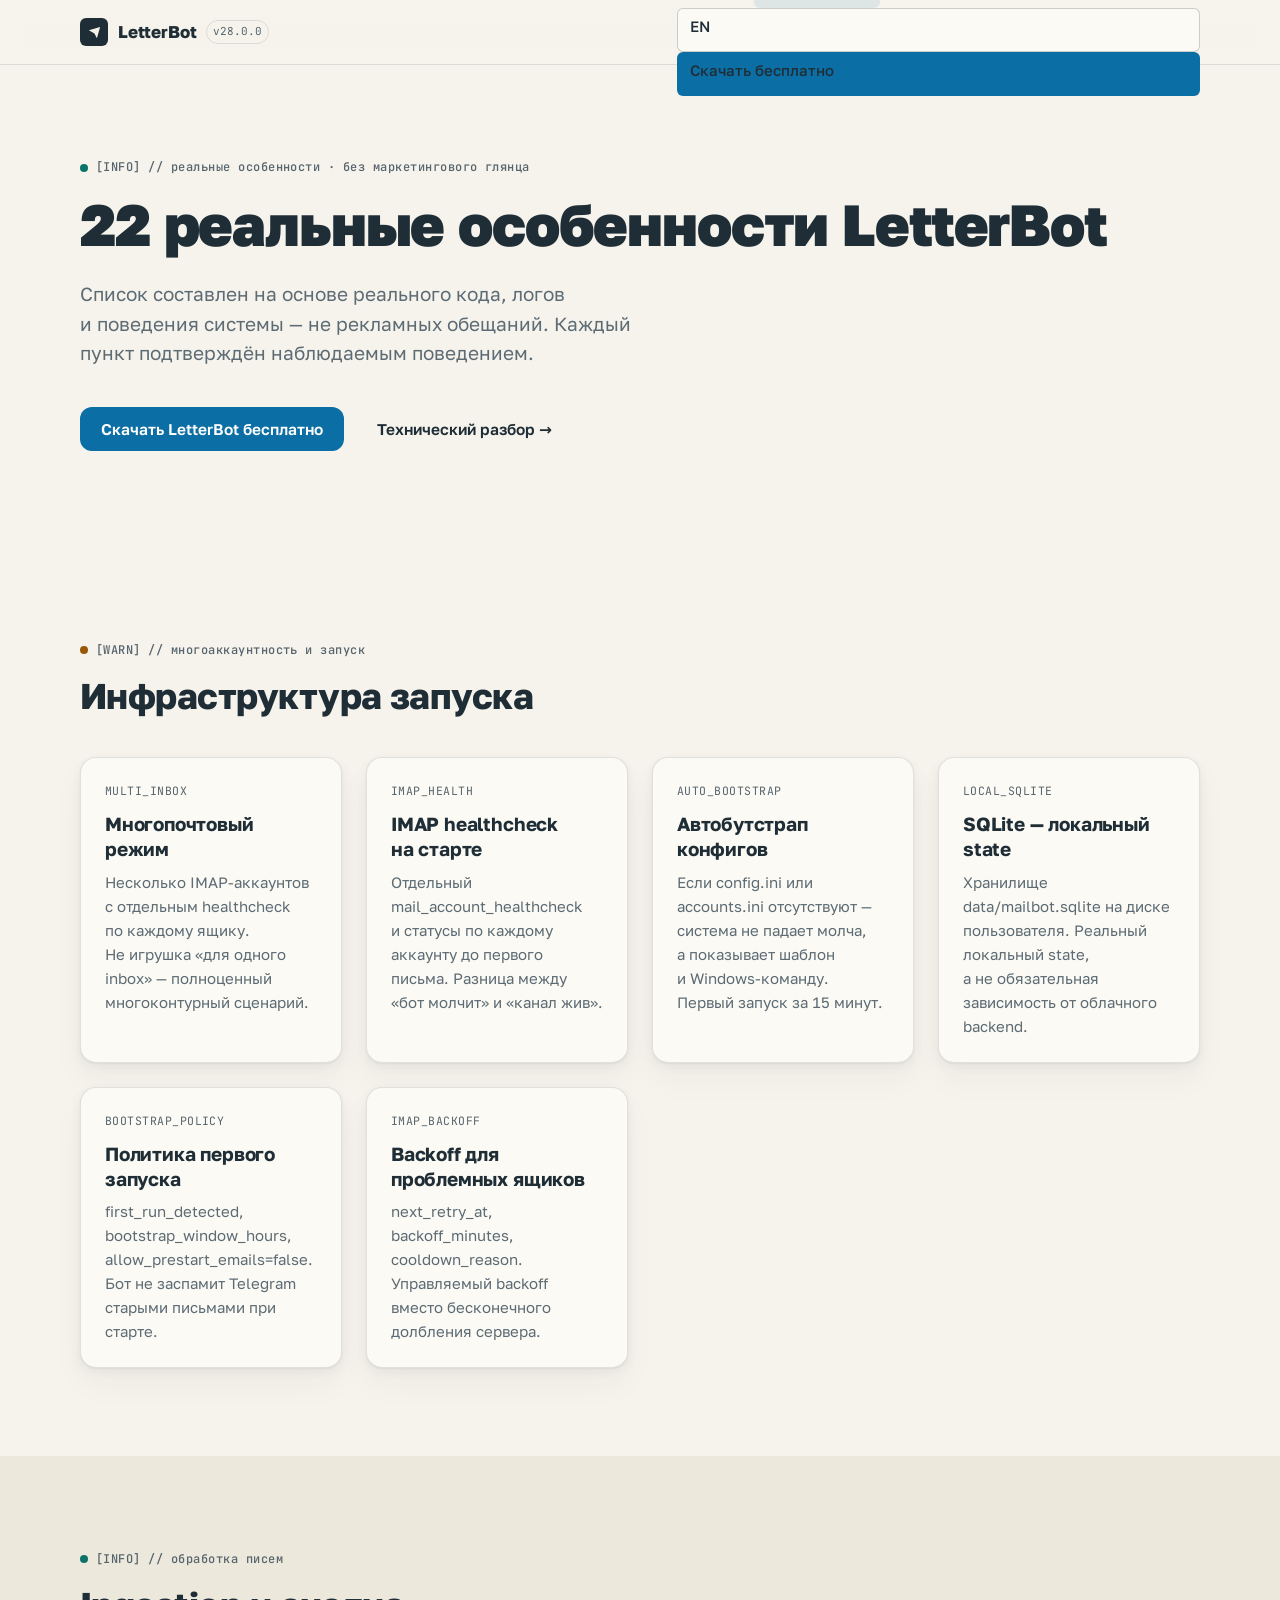
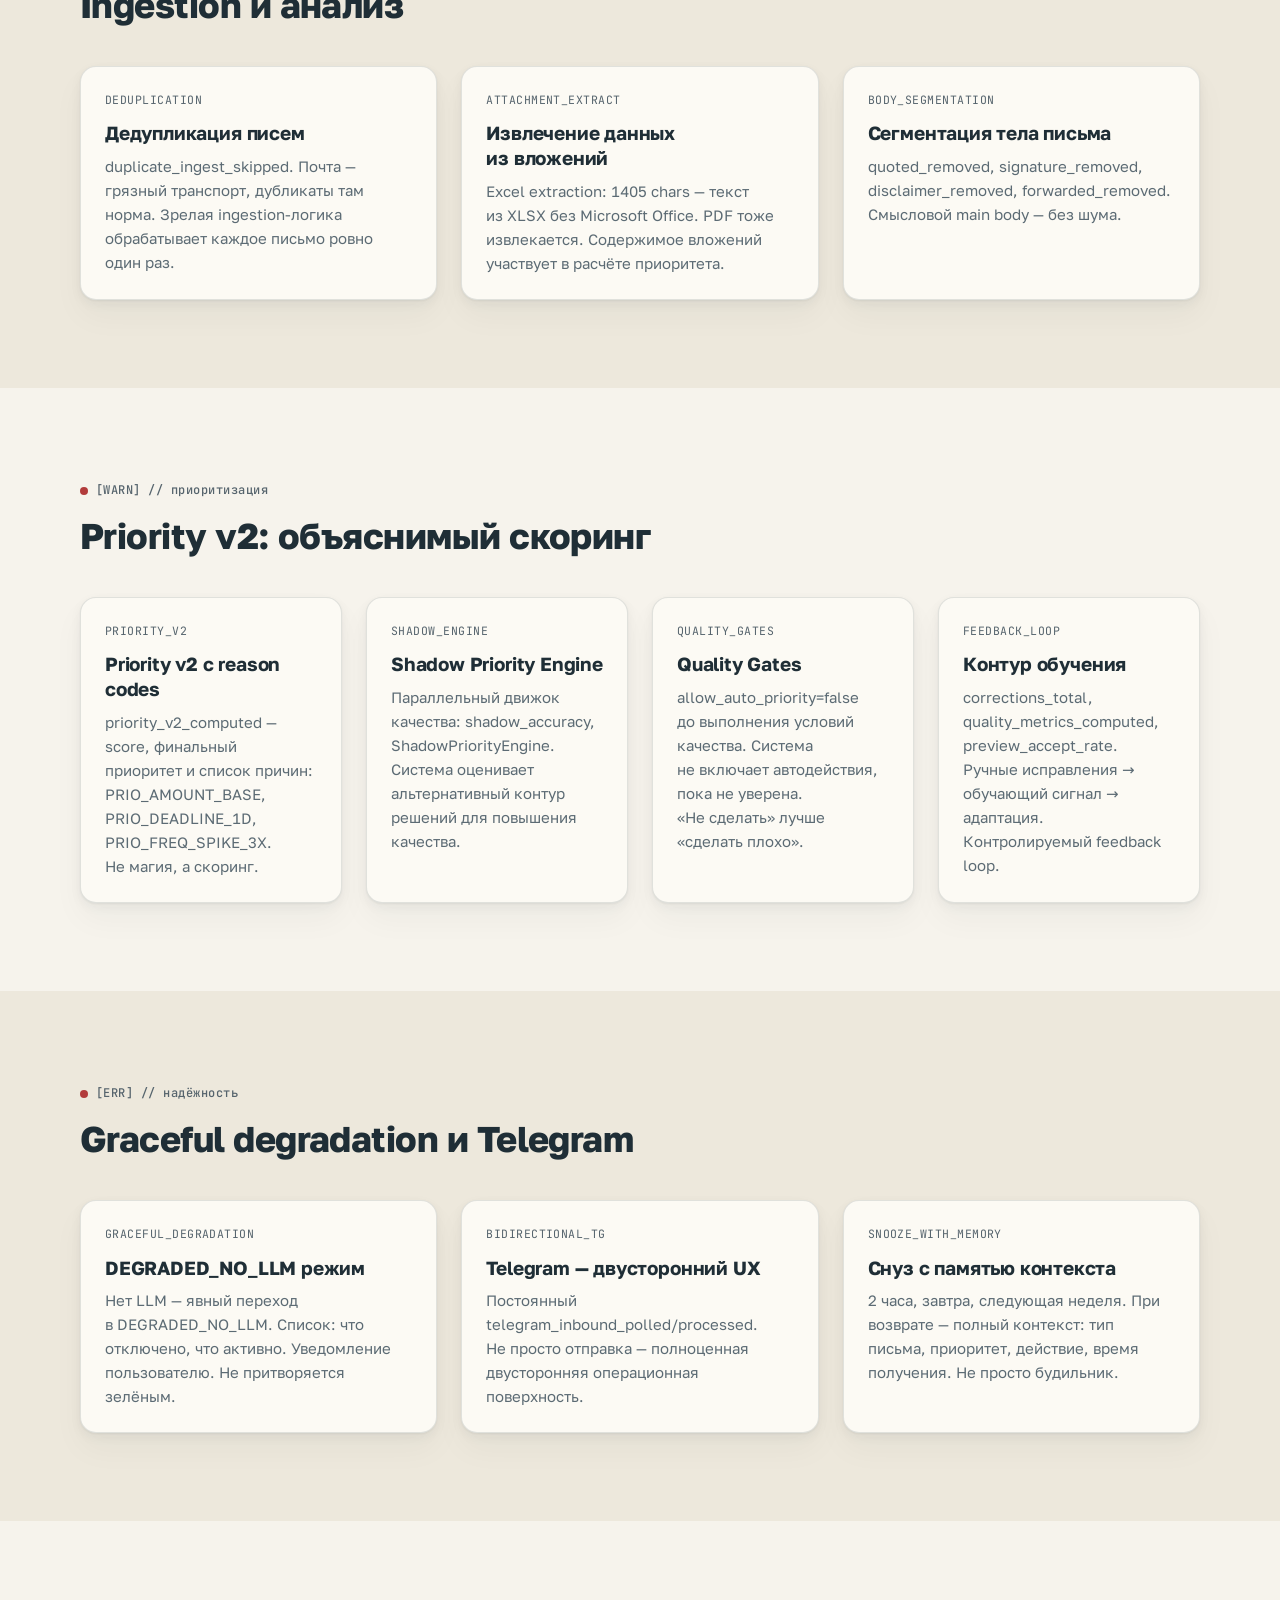
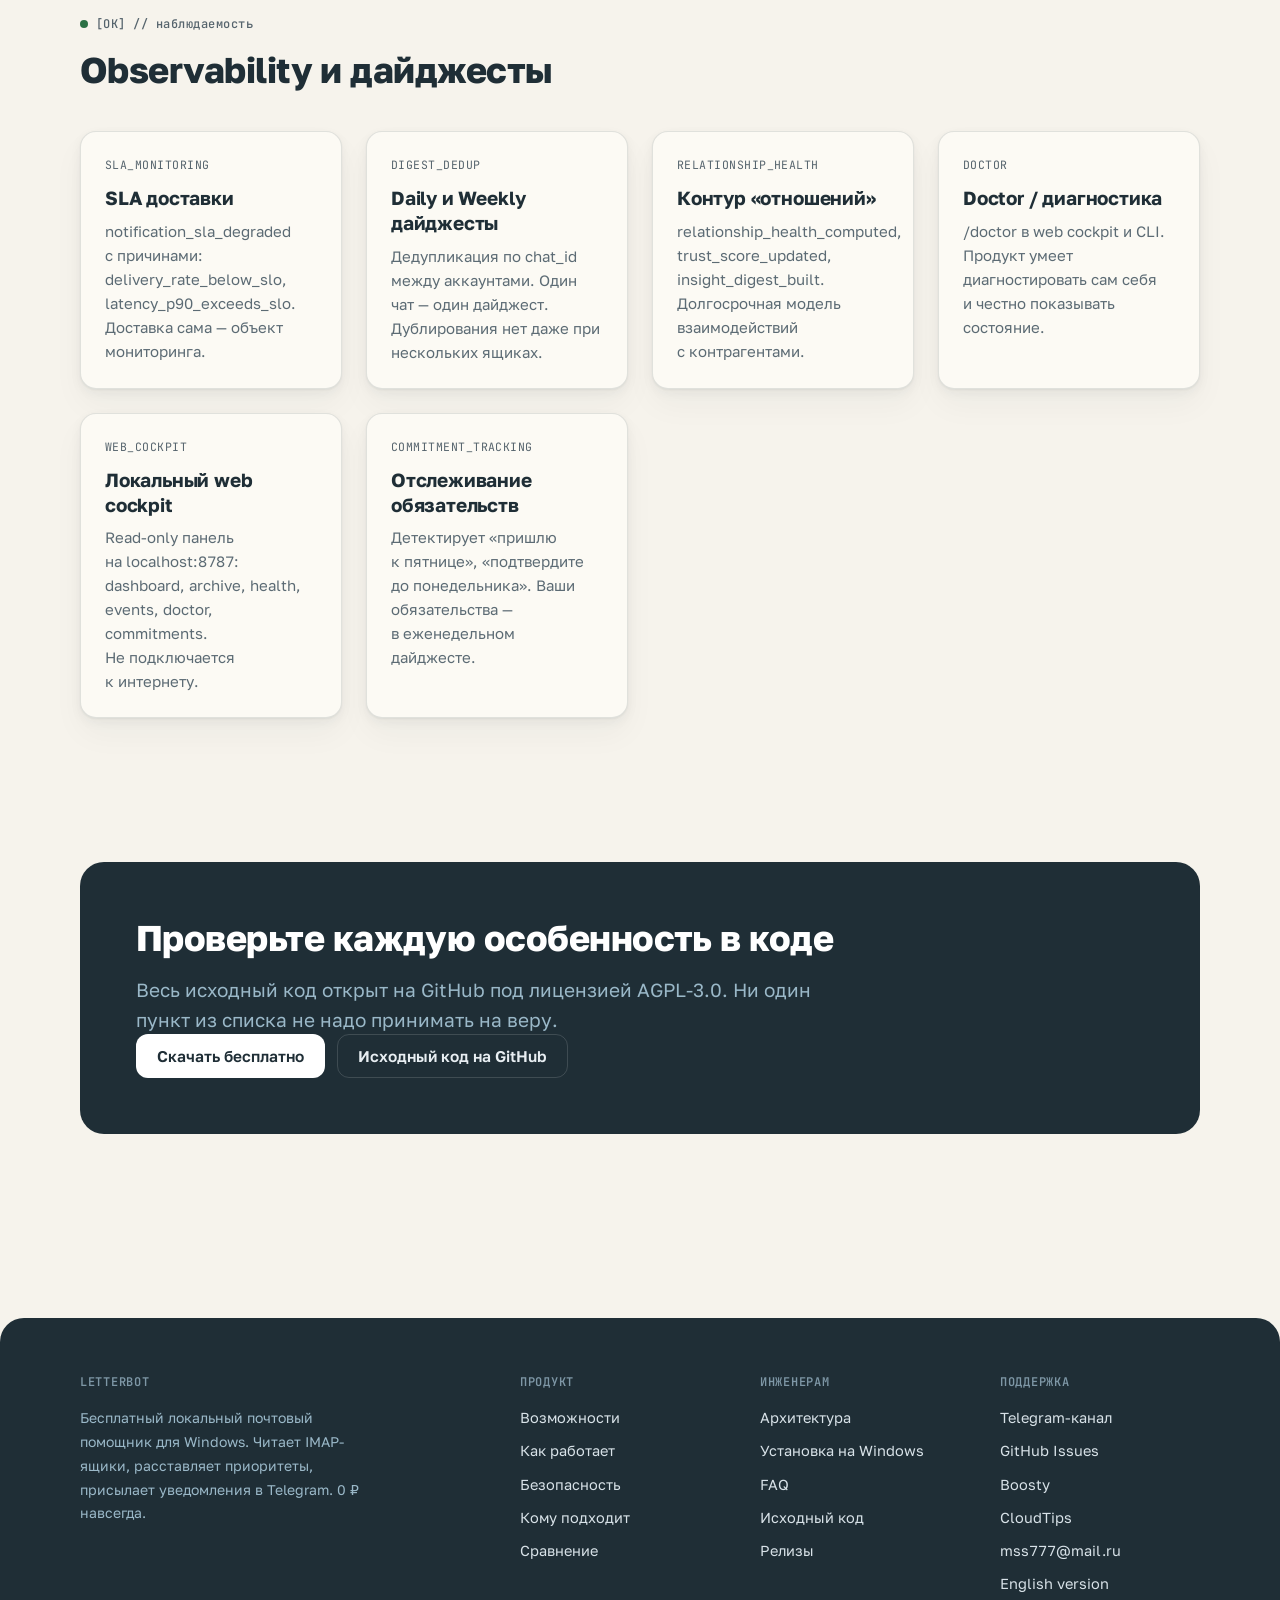
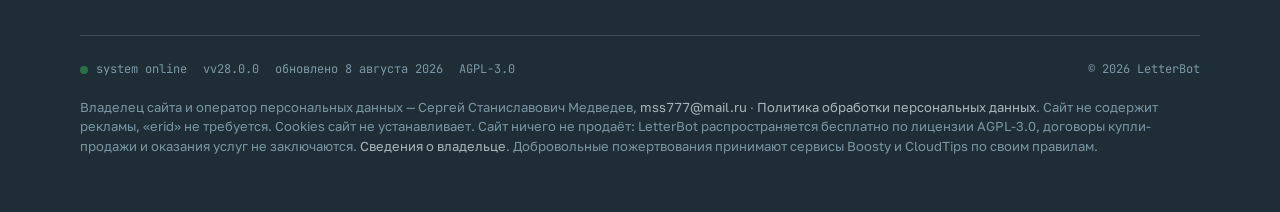
<file: vozmozhnosti.html>
<!DOCTYPE html>
<html lang="ru">
<head>
  <meta charset="UTF-8">
  <meta name="viewport" content="width=device-width,initial-scale=1.0">
  <title>Возможности LetterBot — 22 реальные особенности локального email-оператора</title>
  <meta name="description" content="Полный список возможностей LetterBot: Priority v2, извлечение вложений, снуз с памятью, graceful degradation, SLA наблюдаемость, дайджесты и контур отношений.">
  <meta name="theme-color" content="#F6F3EC">
  <meta name="robots" content="index, follow">
  <meta name="author" content="LetterBot">
  <link rel="canonical" href="https://letterbot.ru/vozmozhnosti.html">

  <meta property="og:title" content="Возможности LetterBot — 22 реальные особенности локального email-оператора">
  <meta property="og:description" content="Полный список возможностей LetterBot: Priority v2, извлечение вложений, снуз с памятью, graceful degradation, SLA наблюдаемость, дайджесты и контур отношений.">
  <meta property="og:type" content="website">
  <meta property="og:url" content="https://letterbot.ru/vozmozhnosti.html">
  <meta property="og:image" content="https://letterbot.ru/assets/og.png">
  <meta property="og:locale" content="ru_RU">

  <meta name="twitter:card" content="summary_large_image">
  <meta name="twitter:title" content="Возможности LetterBot">
  <meta name="twitter:description" content="22 реальные особенности: Priority v2, снуз с памятью, graceful degradation, SLA наблюдаемость, дайджесты.">
  <meta name="twitter:image" content="https://letterbot.ru/assets/og.png">

  <link rel="alternate" hreflang="en" href="https://sergiothefirst.github.io/letterbot/vozmozhnosti.html">
  <link rel="alternate" hreflang="ru" href="https://letterbot.ru/vozmozhnosti.html">

  <link rel="icon" href="favicon.svg" type="image/svg+xml">
  <link rel="icon" type="image/png" href="/favicon.png">
  <link rel="manifest" href="site.webmanifest">

  <link rel="stylesheet" href="assets/styles.css">
  <script src="assets/config.js"></script>
</head>
<body>
  <a class="skip-link" href="#main">Перейти к содержимому</a>

  <header class="site-header">
    <div class="container">
      <a class="logo" href="index.html" aria-label="LetterBot — на главную">
        <span class="logo-mark" aria-hidden="true">
          <svg width="15" height="15" viewBox="0 0 24 24" fill="none"><path d="M3 8.2 21 3l-5.2 18-3.9-7.3L3 8.2Z" fill="currentColor"/></svg>
        </span>
        <span class="logo-name">LetterBot</span>
        <span class="logo-ver mono" data-lb-ver>v28.0.0</span>
      </a>

      <nav class="site-nav" id="site-nav" aria-label="Основная навигация">
        <ul>
          <li><a href="index.html">Главная</a></li>
          <li><a href="vozmozhnosti.html" aria-current="page">Возможности</a></li>
          <li><a href="kak-rabotaet.html">Как работает</a></li>
          <li><a href="bezopasnost.html">Безопасность</a></li>
          <li><a href="faq.html">FAQ</a></li>
        </ul>
        <div class="nav-cta">
          <a class="btn btn-secondary btn-sm" href="#" data-lb-en title="English version">EN</a>
          <a class="btn btn-primary btn-sm" href="#" data-lb-releases>Скачать бесплатно</a>
        </div>
      </nav>

      <button class="nav-burger" id="nav-burger" aria-expanded="false" aria-controls="site-nav" aria-label="Открыть меню">
        <span></span><span></span><span></span>
      </button>
    </div>
  </header>

  <main id="main">
    <section class="hero">
      <div class="container">
        <p class="eyebrow">[INFO] // реальные особенности · без маркетингового глянца</p>
        <h1>22 реальные особенности LetterBot</h1>
        <p class="lead mt-16">Список составлен на&nbsp;основе реального кода, логов и&nbsp;поведения системы — не&nbsp;рекламных обещаний. Каждый пункт подтверждён наблюдаемым поведением.</p>
        <div class="hero-actions mb-0">
          <a class="btn btn-primary" href="#" data-lb-releases>Скачать LetterBot бесплатно</a>
          <a class="btn btn-ghost" href="dlya-inzhenerov.html">Технический разбор →</a>
        </div>
      </div>
    </section>

    <section class="section">
      <div class="container">
        <p class="eyebrow -warn">[WARN] // многоаккаунтность и запуск</p>
        <h2>Инфраструктура запуска</h2>
        <div class="grid grid-auto mt-40">
          <article class="tile">
            <span class="tile-tag">MULTI_INBOX</span>
            <h3>Многопочтовый режим</h3>
            <p>Несколько IMAP-аккаунтов с&nbsp;отдельным healthcheck по&nbsp;каждому ящику. Не&nbsp;игрушка «для одного inbox» — полноценный многоконтурный сценарий.</p>
          </article>
          <article class="tile">
            <span class="tile-tag">IMAP_HEALTH</span>
            <h3>IMAP healthcheck на&nbsp;старте</h3>
            <p>Отдельный mail_account_healthcheck и&nbsp;статусы по&nbsp;каждому аккаунту до&nbsp;первого письма. Разница между «бот молчит» и&nbsp;«канал жив».</p>
          </article>
          <article class="tile">
            <span class="tile-tag">AUTO_BOOTSTRAP</span>
            <h3>Автобутстрап конфигов</h3>
            <p>Если config.ini или accounts.ini отсутствуют — система не&nbsp;падает молча, а&nbsp;показывает шаблон и&nbsp;Windows-команду. Первый запуск за&nbsp;15&nbsp;минут.</p>
          </article>
          <article class="tile">
            <span class="tile-tag">LOCAL_SQLITE</span>
            <h3>SQLite — локальный state</h3>
            <p>Хранилище data/mailbot.sqlite на&nbsp;диске пользователя. Реальный локальный state, а&nbsp;не&nbsp;обязательная зависимость от&nbsp;облачного backend.</p>
          </article>
          <article class="tile">
            <span class="tile-tag">BOOTSTRAP_POLICY</span>
            <h3>Политика первого запуска</h3>
            <p>first_run_detected, bootstrap_window_hours, allow_prestart_emails=false. Бот не&nbsp;заспамит Telegram старыми письмами при старте.</p>
          </article>
          <article class="tile">
            <span class="tile-tag">IMAP_BACKOFF</span>
            <h3>Backoff для проблемных ящиков</h3>
            <p>next_retry_at, backoff_minutes, cooldown_reason. Управляемый backoff вместо бесконечного долбления сервера.</p>
          </article>
        </div>
      </div>
    </section>

    <section class="section -alt">
      <div class="container">
        <p class="eyebrow">[INFO] // обработка писем</p>
        <h2>Ingestion и&nbsp;анализ</h2>
        <div class="grid grid-auto mt-40">
          <article class="tile">
            <span class="tile-tag">DEDUPLICATION</span>
            <h3>Дедупликация писем</h3>
            <p>duplicate_ingest_skipped. Почта — грязный транспорт, дубликаты там норма. Зрелая ingestion-логика обрабатывает каждое письмо ровно один раз.</p>
          </article>
          <article class="tile">
            <span class="tile-tag">ATTACHMENT_EXTRACT</span>
            <h3>Извлечение данных из&nbsp;вложений</h3>
            <p>Excel extraction: 1405&nbsp;chars — текст из&nbsp;XLSX без Microsoft Office. PDF тоже извлекается. Содержимое вложений участвует в&nbsp;расчёте приоритета.</p>
          </article>
          <article class="tile">
            <span class="tile-tag">BODY_SEGMENTATION</span>
            <h3>Сегментация тела письма</h3>
            <p>quoted_removed, signature_removed, disclaimer_removed, forwarded_removed. Смысловой main body — без шума.</p>
          </article>
        </div>
      </div>
    </section>

    <section class="section">
      <div class="container">
        <p class="eyebrow -err">[WARN] // приоритизация</p>
        <h2>Priority v2: объяснимый скоринг</h2>
        <div class="grid grid-auto mt-40">
          <article class="tile">
            <span class="tile-tag">PRIORITY_V2</span>
            <h3>Priority v2 с&nbsp;reason codes</h3>
            <p>priority_v2_computed — score, финальный приоритет и&nbsp;список причин: PRIO_AMOUNT_BASE, PRIO_DEADLINE_1D, PRIO_FREQ_SPIKE_3X. Не&nbsp;магия, а&nbsp;скоринг.</p>
          </article>
          <article class="tile">
            <span class="tile-tag">SHADOW_ENGINE</span>
            <h3>Shadow Priority Engine</h3>
            <p>Параллельный движок качества: shadow_accuracy, ShadowPriorityEngine. Система оценивает альтернативный контур решений для повышения качества.</p>
          </article>
          <article class="tile">
            <span class="tile-tag">QUALITY_GATES</span>
            <h3>Quality Gates</h3>
            <p>allow_auto_priority=false до&nbsp;выполнения условий качества. Система не&nbsp;включает автодействия, пока не&nbsp;уверена. «Не&nbsp;сделать» лучше «сделать плохо».</p>
          </article>
          <article class="tile">
            <span class="tile-tag">FEEDBACK_LOOP</span>
            <h3>Контур обучения</h3>
            <p>corrections_total, quality_metrics_computed, preview_accept_rate. Ручные исправления → обучающий сигнал → адаптация. Контролируемый feedback loop.</p>
          </article>
        </div>
      </div>
    </section>

    <section class="section -alt">
      <div class="container">
        <p class="eyebrow -err">[ERR] // надёжность</p>
        <h2>Graceful degradation и&nbsp;Telegram</h2>
        <div class="grid grid-auto mt-40">
          <article class="tile">
            <span class="tile-tag">GRACEFUL_DEGRADATION</span>
            <h3>DEGRADED_NO_LLM режим</h3>
            <p>Нет LLM — явный переход в&nbsp;DEGRADED_NO_LLM. Список: что отключено, что активно. Уведомление пользователю. Не&nbsp;притворяется зелёным.</p>
          </article>
          <article class="tile">
            <span class="tile-tag">BIDIRECTIONAL_TG</span>
            <h3>Telegram — двусторонний UX</h3>
            <p>Постоянный telegram_inbound_polled/processed. Не&nbsp;просто отправка — полноценная двусторонняя операционная поверхность.</p>
          </article>
          <article class="tile">
            <span class="tile-tag">SNOOZE_WITH_MEMORY</span>
            <h3>Снуз с&nbsp;памятью контекста</h3>
            <p>2&nbsp;часа, завтра, следующая неделя. При возврате — полный контекст: тип письма, приоритет, действие, время получения. Не&nbsp;просто будильник.</p>
          </article>
        </div>
      </div>
    </section>

    <section class="section">
      <div class="container">
        <p class="eyebrow -ok">[OK] // наблюдаемость</p>
        <h2>Observability и&nbsp;дайджесты</h2>
        <div class="grid grid-auto mt-40">
          <article class="tile">
            <span class="tile-tag">SLA_MONITORING</span>
            <h3>SLA доставки</h3>
            <p>notification_sla_degraded с&nbsp;причинами: delivery_rate_below_slo, latency_p90_exceeds_slo. Доставка сама — объект мониторинга.</p>
          </article>
          <article class="tile">
            <span class="tile-tag">DIGEST_DEDUP</span>
            <h3>Daily и&nbsp;Weekly дайджесты</h3>
            <p>Дедупликация по&nbsp;chat_id между аккаунтами. Один чат — один дайджест. Дублирования нет даже при нескольких ящиках.</p>
          </article>
          <article class="tile">
            <span class="tile-tag">RELATIONSHIP_HEALTH</span>
            <h3>Контур «отношений»</h3>
            <p>relationship_health_computed, trust_score_updated, insight_digest_built. Долгосрочная модель взаимодействий с&nbsp;контрагентами.</p>
          </article>
          <article class="tile">
            <span class="tile-tag">DOCTOR</span>
            <h3>Doctor / диагностика</h3>
            <p>/doctor в&nbsp;web cockpit и&nbsp;CLI. Продукт умеет диагностировать сам себя и&nbsp;честно показывать состояние.</p>
          </article>
          <article class="tile">
            <span class="tile-tag">WEB_COCKPIT</span>
            <h3>Локальный web cockpit</h3>
            <p>Read-only панель на&nbsp;localhost:8787: dashboard, archive, health, events, doctor, commitments. Не&nbsp;подключается к&nbsp;интернету.</p>
          </article>
          <article class="tile">
            <span class="tile-tag">COMMITMENT_TRACKING</span>
            <h3>Отслеживание обязательств</h3>
            <p>Детектирует «пришлю к&nbsp;пятнице», «подтвердите до&nbsp;понедельника». Ваши обязательства — в&nbsp;еженедельном дайджесте.</p>
          </article>
        </div>
      </div>
    </section>

    <section class="section -tight">
      <div class="container">
        <div class="cta-band">
          <h2>Проверьте каждую особенность в&nbsp;коде</h2>
          <p class="lead">Весь исходный код открыт на&nbsp;GitHub под лицензией AGPL-3.0. Ни один пункт из&nbsp;списка не&nbsp;надо принимать на&nbsp;веру.</p>
          <div class="cta-actions">
            <a class="btn btn-inverse" href="#" data-lb-releases>Скачать бесплатно</a>
            <a class="btn btn-inverse ghost" href="#" data-lb-github>Исходный код на&nbsp;GitHub</a>
          </div>
        </div>
      </div>
    </section>
  </main>

  <footer class="site-footer">
    <div class="container">
      <div class="footer-grid">
        <div>
          <h4>LetterBot</h4>
          <p class="footer-desc">Бесплатный локальный почтовый помощник для Windows. Читает IMAP-ящики, расставляет приоритеты, присылает уведомления в&nbsp;Telegram. 0&nbsp;₽ навсегда.</p>
        </div>
        <div>
          <h4>Продукт</h4>
          <ul>
            <li><a href="vozmozhnosti.html">Возможности</a></li>
            <li><a href="kak-rabotaet.html">Как работает</a></li>
            <li><a href="bezopasnost.html">Безопасность</a></li>
            <li><a href="komu-podhodit.html">Кому подходит</a></li>
            <li><a href="sravnenie.html">Сравнение</a></li>
          </ul>
        </div>
        <div>
          <h4>Инженерам</h4>
          <ul>
            <li><a href="dlya-inzhenerov.html">Архитектура</a></li>
            <li><a href="ustanovka-windows.html">Установка на&nbsp;Windows</a></li>
            <li><a href="faq.html">FAQ</a></li>
            <li><a href="#" data-lb-github>Исходный код</a></li>
            <li><a href="#" data-lb-releases>Релизы</a></li>
          </ul>
        </div>
        <div>
          <h4>Поддержка</h4>
          <ul>
            <li><a href="#" data-lb-telegram>Telegram-канал</a></li>
            <li><a href="#" data-lb-issues>GitHub Issues</a></li>
            <li><a href="#" data-lb-boosty>Boosty</a></li>
            <li><a href="#" data-lb-cloudtips>CloudTips</a></li>
            <li><a href="#" data-lb-email>mss777@mail.ru</a></li>
            <li><a href="#" data-lb-en>English version</a></li>
          </ul>
        </div>
      </div>
      <div class="footer-status">
        <span class="st">system online</span>
        <span>v<span data-lb-ver>28.0.0</span></span>
        <span>обновлено <span data-lb-updated>27 апреля 2026</span></span>
        <span>AGPL-3.0</span>
        <span class="right">© <span id="year">2026</span> LetterBot</span>
      </div>
      <div class="legal-note" style="margin-top:18px;font-size:13px;line-height:1.5;opacity:.75">Владелец сайта и оператор персональных данных — Сергей Станиславович Медведев, <a href="mailto:mss777@mail.ru">mss777@mail.ru</a> · <a href="privacy.html">Политика обработки персональных данных</a>. Сайт не содержит рекламы, «erid» не требуется. Cookies сайт не устанавливает. Сайт ничего не продаёт: LetterBot распространяется бесплатно по лицензии AGPL-3.0, договоры купли-продажи и оказания услуг не заключаются. <a href="privacy.html#owner">Сведения о владельце</a>. Добровольные пожертвования принимают сервисы Boosty и CloudTips по своим правилам.</div>
    </div>
  </footer>

  <script src="assets/main.js" defer></script>
  <script defer src="https://static.cloudflareinsights.com/beacon.min.js" data-cf-beacon='{"token": "34885cf1632e48f6a57eb28987edbba8"}'></script>
</body>
</html>
</file>
<file: assets/fonts/plex/plex.css>
/* IBM Plex Sans / IBM Plex Mono - local woff2 (cyrillic, cyrillic-ext, latin)
   Source: Google Fonts (SIL Open Font License).
   Self-hosted for letterbot.ru, no CDN. */

@font-face {
  font-family: 'IBM Plex Sans';
  font-style: normal;
  font-weight: 400;
  font-display: swap;
  src: url(IBM_Plex_Sans-400-cyrillic-ext.woff2) format('woff2');
  unicode-range: cyrillic-ext;
}

@font-face {
  font-family: 'IBM Plex Sans';
  font-style: normal;
  font-weight: 400;
  font-display: swap;
  src: url(IBM_Plex_Sans-400-cyrillic.woff2) format('woff2');
  unicode-range: cyrillic;
}

@font-face {
  font-family: 'IBM Plex Sans';
  font-style: normal;
  font-weight: 400;
  font-display: swap;
  src: url(IBM_Plex_Sans-400-latin.woff2) format('woff2');
  unicode-range: latin;
}

@font-face {
  font-family: 'IBM Plex Sans';
  font-style: normal;
  font-weight: 500;
  font-display: swap;
  src: url(IBM_Plex_Sans-500-cyrillic-ext.woff2) format('woff2');
  unicode-range: cyrillic-ext;
}

@font-face {
  font-family: 'IBM Plex Sans';
  font-style: normal;
  font-weight: 500;
  font-display: swap;
  src: url(IBM_Plex_Sans-500-cyrillic.woff2) format('woff2');
  unicode-range: cyrillic;
}

@font-face {
  font-family: 'IBM Plex Sans';
  font-style: normal;
  font-weight: 500;
  font-display: swap;
  src: url(IBM_Plex_Sans-500-latin.woff2) format('woff2');
  unicode-range: latin;
}

@font-face {
  font-family: 'IBM Plex Sans';
  font-style: normal;
  font-weight: 600;
  font-display: swap;
  src: url(IBM_Plex_Sans-600-cyrillic-ext.woff2) format('woff2');
  unicode-range: cyrillic-ext;
}

@font-face {
  font-family: 'IBM Plex Sans';
  font-style: normal;
  font-weight: 600;
  font-display: swap;
  src: url(IBM_Plex_Sans-600-cyrillic.woff2) format('woff2');
  unicode-range: cyrillic;
}

@font-face {
  font-family: 'IBM Plex Sans';
  font-style: normal;
  font-weight: 600;
  font-display: swap;
  src: url(IBM_Plex_Sans-600-latin.woff2) format('woff2');
  unicode-range: latin;
}

@font-face {
  font-family: 'IBM Plex Sans';
  font-style: normal;
  font-weight: 700;
  font-display: swap;
  src: url(IBM_Plex_Sans-700-cyrillic-ext.woff2) format('woff2');
  unicode-range: cyrillic-ext;
}

@font-face {
  font-family: 'IBM Plex Sans';
  font-style: normal;
  font-weight: 700;
  font-display: swap;
  src: url(IBM_Plex_Sans-700-cyrillic.woff2) format('woff2');
  unicode-range: cyrillic;
}

@font-face {
  font-family: 'IBM Plex Sans';
  font-style: normal;
  font-weight: 700;
  font-display: swap;
  src: url(IBM_Plex_Sans-700-latin.woff2) format('woff2');
  unicode-range: latin;
}

@font-face {
  font-family: 'IBM Plex Mono';
  font-style: normal;
  font-weight: 400;
  font-display: swap;
  src: url(IBM_Plex_Mono-400-cyrillic-ext.woff2) format('woff2');
  unicode-range: cyrillic-ext;
}

@font-face {
  font-family: 'IBM Plex Mono';
  font-style: normal;
  font-weight: 400;
  font-display: swap;
  src: url(IBM_Plex_Mono-400-cyrillic.woff2) format('woff2');
  unicode-range: cyrillic;
}

@font-face {
  font-family: 'IBM Plex Mono';
  font-style: normal;
  font-weight: 400;
  font-display: swap;
  src: url(IBM_Plex_Mono-400-latin.woff2) format('woff2');
  unicode-range: latin;
}

@font-face {
  font-family: 'IBM Plex Mono';
  font-style: normal;
  font-weight: 500;
  font-display: swap;
  src: url(IBM_Plex_Mono-500-cyrillic-ext.woff2) format('woff2');
  unicode-range: cyrillic-ext;
}

@font-face {
  font-family: 'IBM Plex Mono';
  font-style: normal;
  font-weight: 500;
  font-display: swap;
  src: url(IBM_Plex_Mono-500-cyrillic.woff2) format('woff2');
  unicode-range: cyrillic;
}

@font-face {
  font-family: 'IBM Plex Mono';
  font-style: normal;
  font-weight: 500;
  font-display: swap;
  src: url(IBM_Plex_Mono-500-latin.woff2) format('woff2');
  unicode-range: latin;
}

@font-face {
  font-family: 'IBM Plex Mono';
  font-style: normal;
  font-weight: 600;
  font-display: swap;
  src: url(IBM_Plex_Mono-600-cyrillic-ext.woff2) format('woff2');
  unicode-range: cyrillic-ext;
}

@font-face {
  font-family: 'IBM Plex Mono';
  font-style: normal;
  font-weight: 600;
  font-display: swap;
  src: url(IBM_Plex_Mono-600-cyrillic.woff2) format('woff2');
  unicode-range: cyrillic;
}

@font-face {
  font-family: 'IBM Plex Mono';
  font-style: normal;
  font-weight: 600;
  font-display: swap;
  src: url(IBM_Plex_Mono-600-latin.woff2) format('woff2');
  unicode-range: latin;
}
</file>
<file: assets/lb.css>
/* ======================================================
   LetterBot — LOCAL OPERATOR design system
   «Почта как локальная система наблюдения»
   Editorial / technical interface. Not a SaaS landing.
   ====================================================== */

/* ── Tokens (разделы 4–7 designgpt.md) ── */
:root {
  --bg:          #F4F1EA;
  --ink:         #171815;
  --accent:      #E8482E;
  --accent-btn:  #C6371C;
  --accent-dark: #B22E15;
  --blue:        #2E5BFF;
  --green:       #23845B;
  --green-ink:   #1D6B47;
  --gray:        #73756F;
  --gray-ink:    #585A54;
  --line:        #C9C6BC;
  --paper:       #FFFDF8;
  --dark:        #171815;
  --dark-soft:   #E9E6DD;
  --warn:        #E8B54A;
  --amber-ink:   #A8740B;

  --r-panel: 2px;
  --r-shot:  0px;
  --r-btn:   2px;

  --font-sans: 'IBM Plex Sans', system-ui, -apple-system, 'Segoe UI', sans-serif;
  --font-mono: 'IBM Plex Mono', ui-monospace, 'Cascadia Mono', Consolas, monospace;

  --w-1200: 1200px;
  --w-1024: 1024px;
  --w-768:  768px;
  --w-480:  480px;
}

/* ── Base ── */
*, *::before, *::after { box-sizing: border-box; }

html { scroll-behavior: smooth; }

.sr-only {
  position: absolute;
  width: 1px;
  height: 1px;
  padding: 0;
  margin: -1px;
  overflow: hidden;
  clip: rect(0 0 0 0);
  white-space: nowrap;
  border: 0;
}

code {
  font-family: var(--font-mono);
  font-size: 0.92em;
  background: var(--paper);
  border: 1px solid var(--line);
  border-radius: 2px;
  padding: 1px 5px;
}

section[id] { scroll-margin-top: 84px; }

body {
  margin: 0;
  background: var(--bg);
  color: var(--ink);
  font-family: var(--font-sans);
  font-size: 17px;
  line-height: 1.55;
  -webkit-font-smoothing: antialiased;
  text-rendering: optimizeLegibility;
}

img { max-width: 100%; height: auto; }

h1, h2, h3, h4, p, figure, ul, ol, table { margin: 0; }

a { color: var(--ink); text-underline-offset: 3px; }
a:hover { color: var(--accent); }

::selection { background: var(--accent); color: var(--paper); }

/* ── Grid: 12 колонок / gutter 20 / max-width 1440 ── */
.wrap {
  max-width: 1440px;
  margin: 0 auto;
  padding: 0 48px;
}

.row {
  display: grid;
  grid-template-columns: repeat(12, 1fr);
  gap: 20px;
}

.col-2  { grid-column: span 2; }
.col-3  { grid-column: span 3; }
.col-4  { grid-column: span 4; }
.col-5  { grid-column: span 5; }
.col-6  { grid-column: span 6; }
.col-7  { grid-column: span 7; }
.col-8  { grid-column: span 8; }
.col-9  { grid-column: span 9; }
.col-10 { grid-column: span 10; }
.col-12 { grid-column: span 12; }

/* ── Type ── */
h1, h2, h3 { font-weight: 600; letter-spacing: -0.01em; }

h1 { font-size: 72px; line-height: 0.96; margin-bottom: 28px; }
h2 { font-size: 48px; line-height: 1.0; margin-bottom: 20px; }
h3 { font-size: 28px; line-height: 1.1; margin-bottom: 12px; }

.lead { font-size: 21px; line-height: 1.45; }

.mono {
  font-family: var(--font-mono);
  font-size: 12px;
  line-height: 1.3;
  letter-spacing: 0.02em;
}

.small { font-size: 14px; line-height: 1.4; }

/* Eyebrow: редакционный маркер-annotation (раздел 8) */
.eyebrow {
  display: block;
  font-family: var(--font-mono);
  font-size: 12px;
  line-height: 1.3;
  letter-spacing: 0.08em;
  text-transform: uppercase;
  color: var(--gray-ink);
  margin-bottom: 18px;
}
.eyebrow::before { content: '// '; color: var(--accent); }

/* ── Sections ── */
.section { padding: 104px 0; border-top: 1px solid var(--line); }
.section:first-of-type { border-top: 0; }

.section-head { max-width: 860px; margin-bottom: 56px; }
.section-head .sub {
  margin-top: 14px;
  font-size: 21px;
  line-height: 1.45;
  color: var(--gray-ink);
  max-width: 680px;
}

/* ── Buttons (2px, не pills) ── */
.btn {
  display: inline-flex;
  align-items: center;
  justify-content: center;
  gap: 9px;
  padding: 13px 22px;
  border-radius: var(--r-btn);
  border: 1px solid transparent;
  font-family: var(--font-sans);
  font-size: 15px;
  font-weight: 600;
  line-height: 1;
  text-decoration: none;
  cursor: pointer;
  transition: background-color 160ms ease-out, border-color 160ms ease-out, color 160ms ease-out;
}

.btn-primary { background: var(--accent-btn); color: var(--paper); }
.btn-primary:hover { background: var(--accent-dark); color: var(--paper); }

.btn-outline { border-color: var(--line); background: transparent; color: var(--ink); }
.btn-outline:hover { border-color: var(--ink); background: var(--paper); color: var(--ink); }

.btn-ghost {
  padding: 13px 4px;
  background: none;
  color: var(--ink);
  border-color: transparent;
  text-decoration: underline;
  text-underline-offset: 4px;
}
.btn-ghost:hover { color: var(--accent); }

.btn .ico { width: 15px; height: 15px; flex: none; }

/* ── Focus (контрастный outline) ── */
a:focus-visible,
button:focus-visible,
summary:focus-visible {
  outline: 2px solid var(--blue);
  outline-offset: 3px;
  border-radius: 1px;
}

.skip-link {
  position: absolute;
  left: -9999px;
  top: 0;
  background: var(--ink);
  color: var(--paper);
  padding: 10px 16px;
  z-index: 100;
}
.skip-link:focus { left: 12px; top: 12px; }

/* ═══════════════════ HEADER (раздел 9) ═══════════════════ */
.site-header {
  position: sticky;
  top: 0;
  z-index: 50;
  background: var(--bg);
  border-bottom: 1px solid var(--line);
}

.header-inner {
  display: flex;
  align-items: center;
  gap: 32px;
  min-height: 64px;
}

.logo {
  display: inline-flex;
  align-items: baseline;
  gap: 10px;
  text-decoration: none;
  white-space: nowrap;
}
.logo-name { font-size: 17px; font-weight: 600; letter-spacing: -0.01em; }
.logo-status {
  font-family: var(--font-mono);
  font-size: 11px;
  letter-spacing: 0.06em;
  color: var(--green-ink);
  border: 1px solid rgba(35, 132, 91, 0.4);
  border-radius: 999px;
  padding: 2px 9px;
}
.logo-status .dot {
  display: inline-block;
  width: 6px; height: 6px;
  border-radius: 50%;
  background: var(--green);
  margin-right: 5px;
  vertical-align: 1px;
}

.site-nav { margin-left: auto; }

.site-nav ul {
  display: flex;
  align-items: center;
  gap: 28px;
  list-style: none;
  padding: 0;
  margin: 0;
}

.site-nav a {
  font-size: 14px;
  font-weight: 500;
  text-decoration: none;
  padding: 22px 0;
  border-bottom: 2px solid transparent;
  transition: border-color 160ms ease-out, color 160ms ease-out;
}
.site-nav a:hover { color: var(--accent); }
.site-nav a[aria-current] { border-bottom-color: var(--accent); }

.header-actions {
  display: flex;
  align-items: center;
  gap: 18px;
  margin-left: 8px;
}
.header-actions .btn { padding: 9px 16px; }

.nav-burger { display: none; }

/* ═══════════════════ HERO (раздел 10) ═══════════════════ */
.hero {
  padding: 96px 0 88px;
  overflow: hidden;
}

.hero-line {
  font-family: var(--font-mono);
  font-size: 12px;
  letter-spacing: 0.1em;
  text-transform: uppercase;
  color: var(--gray-ink);
  margin-bottom: 26px;
}

.hero-sub {
  font-size: 28px;
  font-weight: 600;
  line-height: 1.15;
  color: var(--accent);
  margin-bottom: 24px;
}

.hero-lead {
  font-size: 21px;
  line-height: 1.45;
  color: var(--gray-ink);
  max-width: 560px;
  margin-bottom: 36px;
}

.hero-actions { display: flex; flex-wrap: wrap; gap: 14px; align-items: center; margin-bottom: 20px; }

.hero-meta {
  font-family: var(--font-mono);
  font-size: 12px;
  color: var(--gray-ink);
  letter-spacing: 0.04em;
}

/* Документальный артефакт Telegram-уведомления */
.artifact {
  background: var(--paper);
  border: 1px solid var(--line);
  border-radius: var(--r-panel);
}

.artifact-head {
  display: flex;
  align-items: center;
  justify-content: space-between;
  gap: 12px;
  padding: 10px 16px;
  border-bottom: 1px solid var(--line);
  font-family: var(--font-mono);
  font-size: 11.5px;
  letter-spacing: 0.03em;
  color: var(--gray-ink);
}

.artifact-dots { display: inline-flex; gap: 5px; }
.artifact-dots i {
  width: 8px; height: 8px;
  border-radius: 50%;
  border: 1px solid var(--line);
}

.pm {
  display: inline-flex;
  align-items: center;
  gap: 7px;
  background: var(--accent-btn);
  color: var(--paper);
  font-family: var(--font-mono);
  font-size: 11.5px;
  font-weight: 600;
  letter-spacing: 0.06em;
  padding: 4px 11px;
  border-radius: 999px;
  white-space: nowrap;
}
.pm .dot {
  width: 6px; height: 6px;
  border-radius: 50%;
  background: var(--paper);
}

.artifact-body { padding: 20px 22px 22px; }

.artifact-title { font-size: 17px; font-weight: 600; margin-bottom: 6px; }
.artifact-text { font-size: 14.5px; color: var(--gray-ink); line-height: 1.5; }
.artifact-action { font-size: 14.5px; font-weight: 500; margin-top: 12px; }
.artifact-action::before { content: '→ '; color: var(--accent); }
.artifact-codes {
  font-family: var(--font-mono);
  font-size: 11.5px;
  color: var(--gray-ink);
  margin-top: 12px;
  word-break: break-word;
}
.artifact-codes .rc { color: var(--blue); }

.artifact-buttons {
  display: flex;
  flex-wrap: wrap;
  gap: 6px;
  margin-top: 16px;
}
.abtn {
  font-family: var(--font-mono);
  font-size: 11px;
  line-height: 1;
  padding: 5px 10px;
  border-radius: 999px;
  border: 1px solid var(--line);
  color: var(--gray-ink);
  background: var(--paper);
}
.abtn.is-red { border-color: var(--accent); color: var(--accent-dark); }
.abtn.is-blue { border-color: var(--blue); color: var(--blue); }

/* Лог (терминальный артефакт) */
.log {
  margin: 0;
  background: var(--dark);
  color: var(--dark-soft);
  font-family: var(--font-mono);
  font-size: 12px;
  line-height: 1.6;
  padding: 16px 18px;
  border-radius: var(--r-panel);
  overflow-x: auto;
  white-space: pre;
}
.log .t { color: #8B8B84; margin-right: 12px; }
.log .hl { color: #FFB59C; }
.log .hl.b { color: var(--accent); font-weight: 600; }
.log .blue { color: #7FA1FF; }
.log .warn { color: var(--warn); }

.artifact-caption {
  margin-top: 14px;
  font-family: var(--font-mono);
  font-size: 11.5px;
  letter-spacing: 0.1em;
  text-transform: uppercase;
  color: var(--gray-ink);
}
.artifact-caption::before { content: '— '; color: var(--accent); }

/* ═══════════════════ STATUS STRIP (раздел 11) ═══════════════════ */
.status-strip {
  border-top: 1px solid var(--line);
  border-bottom: 1px solid var(--line);
}

.status-strip-inner {
  display: grid;
  grid-template-columns: repeat(5, 1fr);
}

.fact {
  padding: 26px 32px 24px;
  border-left: 1px solid var(--line);
}
.fact:first-child { border-left: 0; }

.fact .f-value {
  font-size: 21px;
  font-weight: 600;
  line-height: 1.2;
  letter-spacing: -0.01em;
}
.fact .f-label {
  margin-top: 5px;
  font-family: var(--font-mono);
  font-size: 11.5px;
  letter-spacing: 0.05em;
  text-transform: uppercase;
  color: var(--gray-ink);
}

/* ═══════════════════ FLOW (раздел 12) ═══════════════════ */
.flow {
  display: flex;
  align-items: stretch;
}

.flow-step {
  flex: 1;
  border-top: 2px solid var(--ink);
  padding-top: 18px;
  min-width: 0;
}

.flow-index {
  font-family: var(--font-mono);
  font-size: 11.5px;
  letter-spacing: 0.08em;
  color: var(--accent);
  display: block;
  margin-bottom: 8px;
}

.flow-name {
  font-size: 21px;
  font-weight: 600;
  line-height: 1.2;
  margin-bottom: 4px;
}

.flow-sub {
  font-family: var(--font-mono);
  font-size: 12px;
  letter-spacing: 0.05em;
  text-transform: uppercase;
  color: var(--gray-ink);
  margin-bottom: 10px;
}

.flow-desc { font-size: 14px; line-height: 1.45; color: var(--gray-ink); max-width: 260px; }

.flow-conn {
  flex: none;
  width: 40px;
  display: flex;
  align-items: flex-start;
  justify-content: center;
  padding-top: 22px;
  color: var(--gray);
  font-family: var(--font-mono);
  font-size: 13px;
  position: relative;
}
.flow-conn::after {
  content: '';
  position: absolute;
  top: 0; bottom: 22px;
  left: 50%;
  width: 1px;
  background: var(--line);
}
.flow-conn span { position: relative; z-index: 1; background: var(--bg); padding: 0 3px; }

/* ═══════════════════ LOCAL (раздел 14) ═══════════════════ */
.fact-list { list-style: none; padding: 0; }
.fact-list li {
  display: flex;
  gap: 18px;
  padding: 16px 0;
  border-bottom: 1px solid var(--line);
  align-items: baseline;
}
.fact-list li:first-child { border-top: 1px solid var(--line); }
.fact-list .fl-key {
  flex: none;
  width: 150px;
  font-family: var(--font-mono);
  font-size: 12px;
  font-weight: 600;
  letter-spacing: 0.06em;
  color: var(--accent-dark);
}
.fact-list .fl-text { font-size: 15px; line-height: 1.5; color: var(--gray-ink); }
.fact-list .fl-text code { white-space: normal; overflow-wrap: anywhere; }

.scheme {
  display: flex;
  align-items: center;
  gap: 18px;
  flex-wrap: wrap;
  margin-top: 40px;
}

.scheme-box {
  border: 1px solid var(--line);
  background: var(--paper);
  border-radius: var(--r-panel);
  padding: 14px 20px;
  font-family: var(--font-mono);
  font-size: 13px;
  font-weight: 600;
  letter-spacing: 0.04em;
  white-space: nowrap;
}
.scheme-box.is-pc { border-color: var(--ink); }
.scheme-arrow { color: var(--gray); font-family: var(--font-mono); }

.scheme-note {
  margin-top: 16px;
  font-family: var(--font-mono);
  font-size: 12px;
  letter-spacing: 0.08em;
  color: var(--accent-dark);
  font-weight: 600;
}

/* ═══════════════════ TG-FIRST (раздел 15) ═══════════════════ */
.tg-list { list-style: none; padding: 0; }
.tg-list li {
  padding: 18px 0;
  border-bottom: 1px solid var(--line);
}
.tg-list li:first-child { border-top: 1px solid var(--line); }
.tg-key {
  display: flex;
  align-items: baseline;
  gap: 14px;
  margin-bottom: 6px;
}
.tg-key .tg-code {
  font-family: var(--font-mono);
  font-size: 12px;
  font-weight: 600;
  letter-spacing: 0.08em;
  color: var(--blue);
  min-width: 92px;
}
.tg-key b { font-size: 17px; font-weight: 600; }
.tg-list .tg-desc { font-size: 14.5px; color: var(--gray-ink); line-height: 1.5; }

/* Telegram chat artifact */
.chat {
  background: var(--paper);
  border: 1px solid var(--line);
  border-radius: var(--r-panel);
  padding: 18px;
  max-width: 470px;
}
.chat-head {
  display: flex;
  align-items: center;
  gap: 8px;
  padding-bottom: 12px;
  border-bottom: 1px solid var(--line);
  font-family: var(--font-mono);
  font-size: 11.5px;
  color: var(--gray-ink);
  letter-spacing: 0.04em;
}
.chat-head .dot { width: 7px; height: 7px; border-radius: 50%; background: var(--green); }

.bubble {
  margin-top: 14px;
  background: var(--dark-soft);
  border-radius: 2px 12px 12px 12px;
  padding: 13px 15px;
}
.bubble .b-title { font-size: 15px; font-weight: 600; margin-bottom: 5px; }
.bubble .b-text { font-size: 14px; color: var(--gray-ink); line-height: 1.5; }
.bubble .b-meta {
  margin-top: 9px;
  font-family: var(--font-mono);
  font-size: 11px;
  color: var(--gray-ink);
}
.bubble .b-meta .rc { color: var(--blue); }

.chat-buttons {
  display: flex;
  flex-wrap: wrap;
  gap: 6px;
  margin-top: 10px;
}
.chat-time {
  margin-top: 8px;
  font-family: var(--font-mono);
  font-size: 10.5px;
  color: var(--gray);
  text-align: right;
}

/* ═══════════════════ EXPLAIN (раздел 16) ═══════════════════ */
.code-stack { display: grid; gap: 10px; }

.code-line {
  font-family: var(--font-mono);
  font-size: 30px;
  font-weight: 500;
  letter-spacing: 0.01em;
  line-height: 1.2;
  background: var(--paper);
  border: 1px solid var(--line);
  border-left: 3px solid var(--accent);
  border-radius: var(--r-panel);
  padding: 16px 22px;
  word-break: break-word;
}

.wt-table {
  width: 100%;
  border-collapse: collapse;
  font-size: 14.5px;
}
.wt-table th {
  text-align: left;
  font-family: var(--font-mono);
  font-size: 11px;
  font-weight: 500;
  letter-spacing: 0.07em;
  text-transform: uppercase;
  color: var(--gray-ink);
  padding: 10px 12px;
  border-bottom: 1px solid var(--ink);
}
.wt-table td {
  padding: 11px 12px;
  border-bottom: 1px solid var(--line);
  vertical-align: top;
}
.wt-table td.mono {
  font-family: var(--font-mono);
  font-size: 12.5px;
  font-weight: 500;
}
.wt-table .w { text-align: right; font-family: var(--font-mono); color: var(--accent-dark); white-space: nowrap; }

/* ═══════════════════ COCKPIT (раздел 17) ═══════════════════ */
.shot { margin: 0; }

.shot img {
  width: 100%;
  height: auto;
  display: block;
  background: var(--paper);
  border-radius: var(--r-shot);
}

.shot-caption {
  margin-top: 12px;
  display: flex;
  gap: 16px;
  align-items: baseline;
  flex-wrap: wrap;
}
.shot-caption .sc-code {
  font-family: var(--font-mono);
  font-size: 11.5px;
  letter-spacing: 0.1em;
  text-transform: uppercase;
  color: var(--gray-ink);
  white-space: nowrap;
}
.shot-caption .sc-desc { font-size: 14px; color: var(--gray-ink); }

.shot-offset { margin-left: 9%; margin-top: 72px; }

/* ═══════════════════ HEALTH (раздел 18) ═══════════════════ */
.status-table { width: 100%; border-collapse: collapse; font-size: 15px; }

.status-table th {
  text-align: left;
  font-family: var(--font-mono);
  font-size: 11px;
  font-weight: 500;
  letter-spacing: 0.07em;
  text-transform: uppercase;
  color: var(--gray-ink);
  padding: 12px 14px;
  border-bottom: 1px solid var(--ink);
  white-space: nowrap;
}

.status-table td {
  padding: 13px 14px;
  border-bottom: 1px solid var(--line);
  vertical-align: top;
}

.status-table td.c-name { font-weight: 600; white-space: nowrap; }
.status-table td.c-detail { color: var(--gray-ink); font-size: 14px; }

.st {
  display: inline-flex;
  align-items: center;
  gap: 7px;
  font-family: var(--font-mono);
  font-size: 11.5px;
  font-weight: 600;
  letter-spacing: 0.06em;
  white-space: nowrap;
}
.st .dot { width: 7px; height: 7px; border-radius: 50%; }
.st-ok   { color: var(--green-ink); } .st-ok .dot   { background: var(--green); }
.st-active { color: var(--blue); }   .st-active .dot { background: var(--blue); }
.st-idle { color: var(--gray-ink); } .st-idle .dot { background: var(--gray); }

/* ═══════════════════ DEGRADE (раздел 19) ═══════════════════ */
.journal {
  background: var(--dark);
  color: var(--dark-soft);
  border-radius: var(--r-panel);
  padding: 22px 24px;
  font-family: var(--font-mono);
  font-size: 12.5px;
  line-height: 1.7;
  overflow-x: auto;
}

.journal .j-status {
  display: grid;
  gap: 2px;
  padding-bottom: 14px;
  margin-bottom: 14px;
  border-bottom: 1px solid #3A3A36;
}
.journal .j-status b {
  font-size: 13px;
  font-weight: 600;
  letter-spacing: 0.1em;
}
.journal .j-status .st-line { color: #FFB59C; }

.journal .ev-ts { color: #8B8B84; margin-right: 10px; }
.journal .ev-lvl { display: inline-block; width: 52px; margin-right: 8px; font-weight: 600; }
.journal .lvl-warn { color: var(--warn); }
.journal .lvl-info { color: #7FA1FF; }

/* ═══════════════════ MULTI-INBOX (раздел 20) ═══════════════════ */
.streams { list-style: none; padding: 0; }

.streams li {
  display: flex;
  align-items: baseline;
  justify-content: space-between;
  gap: 16px;
  padding: 13px 0;
  border-bottom: 1px solid var(--line);
  font-family: var(--font-mono);
  font-size: 14.5px;
  font-weight: 500;
}
.streams li:first-child { border-top: 1px solid var(--line); }
.streams .s-host { font-size: 11.5px; color: var(--gray-ink); font-weight: 400; }

.streams li.s-plus {
  border-bottom-color: var(--accent);
  color: var(--accent-dark);
  font-weight: 600;
}
.streams li.s-plus .s-host { color: var(--accent); }

/* ═══════════════════ COMPARISON (раздел 21) ═══════════════════ */
.table-wrap { overflow-x: auto; max-width: 100%; min-width: 0; }

.cmp-table { width: 100%; border-collapse: collapse; font-size: 15px; min-width: 820px; }

.cmp-table th {
  text-align: left;
  padding: 14px 16px;
  font-weight: 600;
  font-size: 15px;
  border-bottom: 1px solid var(--ink);
  white-space: nowrap;
}
.cmp-table th.c-param {
  font-family: var(--font-mono);
  font-size: 11px;
  font-weight: 500;
  letter-spacing: 0.07em;
  text-transform: uppercase;
  color: var(--gray-ink);
}

.cmp-table td {
  padding: 12px 16px;
  border-bottom: 1px solid var(--line);
  vertical-align: top;
  color: var(--gray-ink);
}
.cmp-table td.c-param {
  font-size: 14px;
  font-weight: 500;
  color: var(--ink);
  white-space: nowrap;
}

.cmp-table .c-lb { color: var(--ink); font-weight: 500; }

.cmp-table .lb-col {
  border-left: 2px solid var(--accent);
  background: var(--paper);
}

.yes { color: var(--green-ink); font-weight: 500; white-space: nowrap; }
.no  { color: var(--gray); white-space: nowrap; }

/* ═══════════════════ INSTALL (раздел 22) ═══════════════════ */
.install-steps { list-style: none; padding: 0; margin: 0; }

.install-steps li {
  display: flex;
  gap: 22px;
  padding: 18px 0;
  border-bottom: 1px solid var(--line);
  align-items: baseline;
}
.install-steps li:first-child { border-top: 1px solid var(--line); }

.install-steps .is-num {
  flex: none;
  font-family: var(--font-mono);
  font-size: 13px;
  font-weight: 600;
  color: var(--accent);
  width: 26px;
}

.install-steps .is-cmd {
  font-family: var(--font-mono);
  font-size: 15px;
  font-weight: 500;
  display: block;
  margin-bottom: 3px;
}
.install-steps .is-desc { font-size: 14px; color: var(--gray-ink); }

.install-note {
  margin-top: 22px;
  font-family: var(--font-mono);
  font-size: 12.5px;
  font-weight: 600;
  color: var(--accent-dark);
  letter-spacing: 0.03em;
}

/* ═══════════════════ OLD HARDWARE (раздел 23) ═══════════════════ */
.hw-band {
  display: flex;
  align-items: center;
  justify-content: space-between;
  gap: 32px;
  border: 1px solid var(--line);
  border-radius: var(--r-panel);
  background: var(--paper);
  padding: 28px 32px;
  flex-wrap: wrap;
}
.hw-band h3 { margin-bottom: 6px; }
.hw-band p { font-size: 14.5px; color: var(--gray-ink); max-width: 520px; }
.hw-spec {
  font-family: var(--font-mono);
  font-size: 12.5px;
  color: var(--gray-ink);
  border: 1px solid var(--line);
  border-radius: var(--r-panel);
  padding: 10px 16px;
  background: var(--bg);
  white-space: nowrap;
}

/* ═══════════════════ FAQ (раздел 24) ═══════════════════ */
.acc { border-bottom: 1px solid var(--line); }
.acc:first-of-type { border-top: 1px solid var(--line); }

.acc summary {
  list-style: none;
  display: flex;
  justify-content: space-between;
  align-items: center;
  gap: 20px;
  cursor: pointer;
  padding: 22px 0;
  font-size: 19px;
  font-weight: 600;
  line-height: 1.3;
}
.acc summary::-webkit-details-marker { display: none; }

.acc summary::after {
  content: '+';
  flex: none;
  font-family: var(--font-mono);
  font-size: 20px;
  font-weight: 400;
  color: var(--gray-ink);
  transition: transform 160ms ease-out;
}
.acc[open] summary::after { content: '−'; }

.acc-body {
  padding: 0 48px 24px 0;
  max-width: 780px;
  font-size: 15.5px;
  line-height: 1.55;
  color: var(--gray-ink);
}
.acc-body a { color: var(--blue); text-decoration: underline; }

/* ═══════════════════ SUPPORT (раздел 25) ═══════════════════ */
.support-qr {
  width: 200px;
  height: 200px;
  border: 1px solid var(--line);
  border-radius: var(--r-panel);
  background: var(--paper);
  padding: 10px;
  display: block;
}

/* ═══════════════════ FINAL CTA (раздел 26) ═══════════════════ */
.cta-band {
  border: 1px solid var(--line);
  border-radius: var(--r-panel);
  background: var(--paper);
  padding: 72px 72px;
}
.cta-band h2 { margin-bottom: 14px; }
.cta-meta {
  font-family: var(--font-mono);
  font-size: 12px;
  letter-spacing: 0.05em;
  color: var(--gray-ink);
  margin-bottom: 32px;
}
.cta-actions { display: flex; flex-wrap: wrap; gap: 14px; align-items: center; margin-bottom: 24px; }
.cta-note {
  font-family: var(--font-mono);
  font-size: 11.5px;
  color: var(--gray-ink);
  letter-spacing: 0.03em;
}

/* ═══════════════════ FOOTER (раздел 27) ═══════════════════ */
.site-footer {
  border-top: 1px solid var(--line);
  margin-top: 0;
}

.footer-grid {
  display: grid;
  grid-template-columns: 1fr auto 1fr;
  gap: 40px;
  padding: 64px 0 48px;
}

.footer-brand .f-name { font-size: 19px; font-weight: 600; letter-spacing: -0.01em; }
.footer-brand .f-desc { font-size: 14px; color: var(--gray-ink); margin-top: 8px; max-width: 280px; }

.footer-nav ul { list-style: none; padding: 0; margin: 0; }
.footer-nav a {
  display: inline-block;
  padding: 5px 0;
  font-size: 14px;
  text-decoration: none;
  color: var(--ink);
  border-bottom: 1px solid transparent;
}
.footer-nav a:hover { color: var(--accent); border-bottom-color: var(--accent); }

.footer-tags { text-align: right; }
.footer-tags .ft {
  display: block;
  font-family: var(--font-mono);
  font-size: 11.5px;
  letter-spacing: 0.09em;
  color: var(--gray-ink);
  padding: 4px 0;
  text-transform: uppercase;
}

.footer-bottom {
  display: flex;
  flex-wrap: wrap;
  gap: 14px 28px;
  align-items: center;
  border-top: 1px solid var(--line);
  padding: 18px 0 26px;
  font-size: 13px;
  color: var(--gray-ink);
}
.footer-bottom .fb-mono { font-family: var(--font-mono); font-size: 11.5px; }
.footer-bottom .fb-right { margin-left: auto; }
.footer-bottom a { color: var(--gray-ink); text-decoration: underline; }
.footer-bottom a:hover { color: var(--accent); }

/* ═══════════════════ MOTION (раздел 29) ═══════════════════ */
@keyframes rise {
  from { opacity: 0; transform: translateY(12px); }
  to   { opacity: 1; transform: none; }
}

.hero-inner > * {
  animation: rise 220ms ease-out both;
}
.hero-inner > *:nth-child(2) { animation-delay: 60ms; }
.hero-inner > *:nth-child(3) { animation-delay: 120ms; }
.hero-inner > *:nth-child(4) { animation-delay: 180ms; }

.reveal {
  opacity: 0;
  transform: translateY(12px);
  transition: opacity 220ms ease-out, transform 220ms ease-out;
}
.reveal.is-visible { opacity: 1; transform: none; }

.pulse { animation: pulse 2.4s ease-out infinite; }
@keyframes pulse {
  0%, 100% { opacity: 1; }
  50% { opacity: 0.35; }
}

@media (prefers-reduced-motion: reduce) {
  html { scroll-behavior: auto; }
  *,
  *::before,
  *::after {
    animation-duration: 0.001ms !important;
    animation-iteration-count: 1 !important;
    transition-duration: 0.001ms !important;
  }
  .reveal { opacity: 1; transform: none; }
}

/* ═══════════════════ TABLET (раздел 6) ═══════════════════ */
@media (max-width: 1199px) {
  .wrap { padding: 0 32px; }

  .row { grid-template-columns: repeat(8, 1fr); gap: 16px; }
  .col-2, .col-3, .col-4, .col-5, .col-6, .col-8 { grid-column: span 4; }
  .col-7, .col-9, .col-10, .col-12 { grid-column: span 8; }

  h1 { font-size: 56px; }
  h2 { font-size: 40px; }

  .section { padding: 84px 0; }

  .status-strip-inner { grid-template-columns: repeat(3, 1fr); }
  .fact:nth-child(4) { border-left: 0; }
  .fact { padding: 22px 24px; }

  .shot-offset { margin-left: 0; margin-top: 56px; }
  .footer-grid { grid-template-columns: 1fr 1fr; }
  .footer-tags { text-align: left; }
}

/* ── header: burger-regex (768–1099) ── */
@media (max-width: 1099px) and (min-width: 768px) {
  .site-nav {
    display: none;
    position: absolute;
    top: 100%;
    left: 0;
    right: 0;
    background: var(--bg);
    border-bottom: 1px solid var(--line);
    padding: 12px 20px 24px;
    margin: 0;
  }
  body.nav-open .site-nav { display: block; }

  .site-nav ul { flex-direction: column; align-items: stretch; gap: 0; }
  .site-nav li { border-bottom: 1px solid var(--line); }
  .site-nav a { display: block; padding: 15px 0; font-size: 16px; }
  .site-nav a[aria-current] { border-bottom-color: transparent; }
  .site-nav a[aria-current]::after { content: ' ←'; color: var(--accent); }

  .header-actions { gap: 12px; }
  .header-actions .btn { padding: 9px 13px; font-size: 14px; }
  .header-actions .btn-ghost { padding: 9px 0; }

  .nav-burger {
    display: inline-flex;
    flex-direction: column;
    justify-content: center;
    gap: 5px;
    width: 44px;
    height: 44px;
    padding: 10px;
    background: none;
    border: 1px solid var(--line);
    border-radius: var(--r-btn);
    cursor: pointer;
  }
  .nav-burger span {
    display: block;
    height: 2px;
    width: 100%;
    background: var(--ink);
    transition: transform 160ms ease-out, opacity 160ms ease-out;
  }
  body.nav-open .nav-burger span:nth-child(1) { transform: translateY(7px) rotate(45deg); }
  body.nav-open .nav-burger span:nth-child(2) { opacity: 0; }
  body.nav-open .nav-burger span:nth-child(3) { transform: translateY(-7px) rotate(-45deg); }

  .header-actions .btn.ghost-mobile-hidden { display: none; }
}

/* ═══════════════════ MOBILE (раздел 28) ═══════════════════ */
@media (max-width: 767px) {
  .wrap { padding: 0 20px; }

  .row { grid-template-columns: repeat(4, 1fr); gap: 12px; }
  .col-2, .col-3, .col-4, .col-5, .col-6, .col-7, .col-8, .col-9, .col-10, .col-12 { grid-column: span 4; }

  h1 { font-size: 46px; line-height: 1.0; margin-bottom: 20px; }
  h2 { font-size: 36px; line-height: 1.05; }
  h3 { font-size: 24px; }
  .lead { font-size: 19px; }
  .hero-sub { font-size: 22px; }
  body { font-size: 16px; }
  .small { font-size: 13px; }

  .section { padding: 68px 0; }
  .section-head { margin-bottom: 40px; }

  /* header → menu */
  .site-nav {
    display: none;
    position: absolute;
    top: 100%;
    left: 0;
    right: 0;
    background: var(--bg);
    border-bottom: 1px solid var(--line);
    padding: 12px 20px 24px;
    margin: 0;
  }
  body.nav-open .site-nav { display: block; }

  .site-nav ul { flex-direction: column; align-items: stretch; gap: 0; }
  .site-nav li { border-bottom: 1px solid var(--line); }
  .site-nav a { display: block; padding: 15px 0; font-size: 16px; }
  .site-nav a[aria-current] { border-bottom-color: transparent; }
  .site-nav a[aria-current]::after { content: ' ←'; color: var(--accent); }

  .header-actions { gap: 12px; }
  .header-actions .btn { padding: 9px 13px; font-size: 14px; }
  .header-actions .btn-ghost { padding: 9px 0; }

  .nav-burger {
    display: inline-flex;
    flex-direction: column;
    justify-content: center;
    gap: 5px;
    width: 44px;
    height: 44px;
    padding: 10px;
    background: none;
    border: 1px solid var(--line);
    border-radius: var(--r-btn);
    cursor: pointer;
  }
  .nav-burger span {
    display: block;
    height: 2px;
    width: 100%;
    background: var(--ink);
    transition: transform 160ms ease-out, opacity 160ms ease-out;
  }
  body.nav-open .nav-burger span:nth-child(1) { transform: translateY(7px) rotate(45deg); }
  body.nav-open .nav-burger span:nth-child(2) { opacity: 0; }
  body.nav-open .nav-burger span:nth-child(3) { transform: translateY(-7px) rotate(-45deg); }

  .header-actions .btn.ghost-mobile-hidden { display: none; }

  /* hero: текст всегда выше screenshot */
  .hero { padding: 56px 0 56px; }

  .status-strip-inner { grid-template-columns: repeat(2, 1fr); }
  .fact { border-left: 0; border-top: 1px solid var(--line); padding: 18px 0; }
  .fact:nth-child(3) { border-top: 1px solid var(--line); }
  .fact:nth-child(odd) { padding-right: 16px; }
  .fact:first-child { border-top: 0; }
  .fact:nth-child(2) { border-top: 0; }

  /* flow вертикально */
  .flow { flex-direction: column; }
  .flow-conn {
    width: auto;
    height: 34px;
    padding: 0;
    align-items: center;
    justify-content: flex-start;
    padding-left: 26px;
  }
  .flow-conn::after {
    content: '';
    position: absolute;
    top: 50%; bottom: auto;
    left: 0; right: 0;
    width: auto;
    height: 1px;
    background: var(--line);
  }
  .flow-conn span { background: var(--bg); }
  .flow-step { border-top: 2px solid var(--ink); }

  .code-line { font-size: 21px; padding: 13px 16px; }

  .shot-offset { margin-top: 48px; }

  .hw-band { padding: 24px 22px; gap: 20px; }
  .hw-spec { white-space: normal; }

  .cta-band { padding: 44px 24px; }

  .footer-grid { grid-template-columns: 1fr; gap: 32px; padding: 48px 0 36px; }
  .footer-bottom { align-items: flex-start; }
  .footer-bottom .fb-right { margin-left: 0; }

  .acc summary { font-size: 17px; padding: 19px 0; }
  .acc-body { padding-right: 0; }

  .artifact-body { padding: 16px 16px 18px; }
  .artifact-caption { margin-top: 10px; }
}

@media (max-width: 480px) {
  .status-strip-inner { grid-template-columns: 1fr; }
  .fact { border-top: 1px solid var(--line); padding: 16px 0; }
  .fact:first-child, .fact:nth-child(2), .fact:nth-child(3) { border-top: 1px solid var(--line); }
  .fact:first-child { border-top: 0; }
  .fact:nth-child(odd) { padding-right: 0; }

  .scheme { gap: 12px; }
  .scheme-box { padding: 10px 14px; font-size: 12px; }

  .logo-status { display: none; }

  .tg-list .tg-key { flex-direction: column; gap: 4px; }
}
</file>
<file: assets/styles.css>
/* LetterBot — стили v6 · «Тёплый операторский пульт» · светлая тема */
/* Доктрина: docs/design/concept.md */

/* ---------- Шрифты (локальные, сабсет кириллица+латиница) ---------- */
@font-face {
  font-family: 'Golos Text';
  font-style: normal;
  font-weight: 400 900;
  font-display: swap;
  src: url('fonts/golos-cyrillic.woff2') format('woff2');
  unicode-range: U+0301, U+0400-045F, U+0490-0491, U+04B0-04B1, U+2116;
}
@font-face {
  font-family: 'Golos Text';
  font-style: normal;
  font-weight: 400 900;
  font-display: swap;
  src: url('fonts/golos-latin.woff2') format('woff2');
  unicode-range: U+0000-00FF, U+0131, U+0152-0153, U+02BB-02BC, U+02C6, U+02DA, U+02DC,
    U+0304, U+0308, U+0329, U+2000-206F, U+20AC, U+2122, U+2191, U+2193, U+2212, U+2215, U+FEFF, U+FFFD;
}
@font-face {
  font-family: 'JetBrains Mono';
  font-style: normal;
  font-weight: 400 700;
  font-display: swap;
  src: url('fonts/jetbrains-cyrillic.woff2') format('woff2');
  unicode-range: U+0301, U+0400-045F, U+0490-0491, U+04B0-04B1, U+2116;
}
@font-face {
  font-family: 'JetBrains Mono';
  font-style: normal;
  font-weight: 400 700;
  font-display: swap;
  src: url('fonts/jetbrains-latin.woff2') format('woff2');
  unicode-range: U+0000-00FF, U+0131, U+0152-0153, U+02BB-02BC, U+02C6, U+02DA, U+02DC,
    U+0304, U+0308, U+0329, U+2000-206F, U+20AC, U+2122, U+2191, U+2193, U+2212, U+2215, U+FEFF, U+FFFD;
}

/* ---------- Токены ---------- */
:root {
  --paper: #F6F3EC;
  --paper2: #EDE8DC;
  --card: #FCFAF4;
  --ink: #1F2E36;
  --muted: #5C6B74;
  --muted2: #56646D;
  --line: rgba(31, 46, 54, 0.12);
  --line2: rgba(31, 46, 54, 0.22);

  --brand: #0B6EA4;        /* главное действие — синий Telegram, белый текст 5.55:1 */
  --brand-hover: #095D8B;
  --brand-press: #084E76;
  --teal: #0D7269;         /* INFO / ссылки — 4.73:1 на paper2 */
  --green: #2B7044;        /* OK — 4.9:1 на paper2 */
  --amber: #995807;        /* WARN — только рамки/точки */
  --amber-chip: #F5E3C1;
  --amber-ink: #8A5404;
  --red: #B23B3B;          /* ERR / URGENT */
  --blue: #2A669F;         /* LOW — 4.91:1 на paper2 */
  --ink-paper: #9AB8C8;    /* muted-текст на тёмной полосе */
  --ink-line: rgba(255, 255, 255, 0.14);

  --r-sm: 6px;
  --r-md: 12px;
  --r-lg: 16px;
  --r-xl: 24px;

  --s-4: 4px;  --s-8: 8px;  --s-12: 12px; --s-16: 16px;
  --s-24: 24px; --s-40: 40px; --s-56: 56px; --s-88: 88px; --s-128: 128px;

  --max: 1120px;
  --font: 'Golos Text', system-ui, -apple-system, 'Segoe UI', Arial, sans-serif;
  --mono: 'JetBrains Mono', 'Cascadia Mono', Consolas, monospace;

  --ease-out: cubic-bezier(0.23, 1, 0.32, 1);
  --ease-in-out: cubic-bezier(0.77, 0, 0.175, 1);

  --shadow-card:
    0 1px 2px rgba(31, 46, 54, 0.06),
    0 4px 12px rgba(31, 46, 54, 0.05),
    0 16px 32px rgba(31, 46, 54, 0.04);
  --shadow-pop:
    0 2px 4px rgba(31, 46, 54, 0.08),
    0 8px 24px rgba(31, 46, 54, 0.1),
    0 24px 48px rgba(31, 46, 54, 0.08);
}

/* ---------- Базовое ---------- */
*, *::before, *::after { box-sizing: border-box; }

html { -webkit-text-size-adjust: 100%; scroll-behavior: smooth; }

body {
  margin: 0;
  background: var(--paper);
  color: var(--ink);
  font-family: var(--font);
  font-size: 16.5px;
  line-height: 1.6;
  font-variant-numeric: tabular-nums;
  -webkit-font-smoothing: antialiased;
  text-rendering: optimizeLegibility;
}

img, svg { display: block; max-width: 100%; }
a { color: var(--teal); text-decoration-thickness: 1px; text-underline-offset: 3px; }
a:hover { color: var(--ink); }
ul, ol { margin: 0; padding: 0; }
li { list-style: none; }

::selection { background: rgba(11, 110, 164, 0.22); }

h1, h2, h3, h4, p { margin: 0; }

:focus { outline: none; }
:focus-visible {
  outline: 2px solid var(--brand);
  outline-offset: 3px;
  border-radius: 4px;
}
.metrics-bar :focus-visible,
.cta-band :focus-visible,
.site-footer :focus-visible,
pre.code :focus-visible { outline-color: #7FC4E8; }

/* Skip-link */
.skip-link {
  position: absolute;
  left: -9999px;
  top: 0;
  z-index: 100;
  background: var(--brand);
  color: #fff;
  padding: 10px 16px;
  border-radius: 0 0 var(--r-md) 0;
  font-weight: 600;
}
.skip-link:focus { left: 0; }

.container {
  width: min(var(--max), 100% - 2 * var(--s-24));
  margin-inline: auto;
}

/* ---------- Типографика ---------- */
h1 {
  font-size: clamp(34px, 5vw, 58px);
  font-weight: 850;
  line-height: 1.06;
  letter-spacing: -0.02em;
  text-wrap: balance;
}
h2 {
  font-size: clamp(24px, 2.8vw, 36px);
  font-weight: 750;
  line-height: 1.14;
  letter-spacing: -0.015em;
  text-wrap: balance;
}
h3 {
  font-size: 19px;
  font-weight: 700;
  line-height: 1.3;
  letter-spacing: -0.01em;
}
h4 {
  font-size: 16.5px;
  font-weight: 700;
  line-height: 1.35;
}
.step-title {
  font-size: 19px;
  font-weight: 700;
  line-height: 1.3;
  letter-spacing: -0.01em;
}

/* Утилиты ритма (замена inline style) */
.mt-8 { margin-top: var(--s-8); }
.mt-12 { margin-top: var(--s-12); }
.mt-16 { margin-top: var(--s-16); }
.mt-24 { margin-top: var(--s-24); }
.mt-40 { margin-top: var(--s-40); }
.mt-56 { margin-top: var(--s-56); }
.mb-0 { margin-bottom: 0; }
.mb-16 { margin-bottom: var(--s-16); }
.m-0 { margin: 0; }
.center { text-align: center; }
.narrow { max-width: 840px; }
.mono-title {
  font-family: var(--mono);
  letter-spacing: 0.03em;
}
.stat-num {
  font-family: var(--mono);
  font-size: 20px;
  font-weight: 600;
  color: var(--ink);
}
.sub-line { font-size: 15px; margin-top: 4px; }
.footer-desc {
  font-size: 14px;
  line-height: 1.7;
  color: var(--ink-paper);
  max-width: 34ch;
}
.accent-light { color: #7FC4E8; }
.chip-xs { padding: 3px 10px; }
.block { display: block; }
.lead {
  font-size: clamp(17px, 1.6vw, 19px);
  line-height: 1.55;
  color: var(--muted);
  text-wrap: pretty;
}
.section-desc {
  font-size: 17px;
  line-height: 1.6;
  color: var(--muted);
  text-wrap: pretty;
  max-width: 66ch;
}
.mono { font-family: var(--mono); }
.num { font-variant-numeric: tabular-nums; }

/* Лог-строка-заголовок секции: [INFO] // название */
.eyebrow {
  display: inline-flex;
  align-items: center;
  gap: 8px;
  font-family: var(--mono);
  font-size: 12px;
  font-weight: 500;
  letter-spacing: 0.04em;
  color: var(--muted2);
  margin-bottom: var(--s-16);
}
.eyebrow::before {
  content: '';
  width: 8px;
  height: 8px;
  border-radius: 50%;
  background: var(--teal);
  flex: none;
}
.eyebrow.-warn::before { background: var(--amber); }
.eyebrow.-ok::before { background: var(--green); }
.eyebrow.-err::before { background: var(--red); }
.eyebrow.-low::before { background: var(--blue); }
.eyebrow.-brand::before { background: var(--brand); }

/* ---------- Шапка ---------- */
.site-header {
  position: sticky;
  top: 0;
  z-index: 50;
  background: rgba(246, 243, 236, 0.92);
  backdrop-filter: blur(10px);
  border-bottom: 1px solid var(--line);
}
.site-header .container {
  display: flex;
  align-items: center;
  gap: var(--s-24);
  height: 64px;
}
.logo {
  display: inline-flex;
  align-items: center;
  gap: 10px;
  color: var(--ink);
  text-decoration: none;
}
.logo:hover { color: var(--ink); }
.logo-mark {
  width: 28px;
  height: 28px;
  border-radius: var(--r-sm);
  background: var(--ink);
  display: grid;
  place-items: center;
  color: var(--paper);
  flex: none;
}
.logo-name {
  font-weight: 750;
  font-size: 17px;
  letter-spacing: -0.01em;
}
.logo-ver {
  font-family: var(--mono);
  font-size: 11px;
  color: var(--muted2);
  border: 1px solid var(--line);
  padding: 2px 6px;
  border-radius: 999px;
}
.site-nav { margin-left: auto; }
.site-nav ul { display: flex; gap: 4px; }
.site-nav a {
  display: block;
  padding: 8px 12px;
  border-radius: var(--r-sm);
  color: var(--ink);
  font-size: 15px;
  font-weight: 500;
  text-decoration: none;
}
.site-nav a:hover { background: rgba(31, 46, 54, 0.06); }
.site-nav a[aria-current='page'] {
  background: rgba(11, 110, 164, 0.1);
  color: var(--brand);
  font-weight: 600;
}
.nav-cta { margin-left: 12px; }

.nav-burger {
  display: none;
  margin-left: auto;
  width: 47px;
  height: 47px;
  border: 1px solid var(--line);
  border-radius: var(--r-sm);
  background: var(--card);
  cursor: pointer;
  align-items: center;
  justify-content: center;
  gap: 5px;
  flex-direction: column;
}
.nav-burger span {
  width: 18px;
  height: 2px;
  background: var(--ink);
  border-radius: 2px;
  transition: transform 200ms var(--ease-out), opacity 200ms var(--ease-out);
}
.nav-burger[aria-expanded='true'] span:nth-child(1) { transform: translateY(7px) rotate(45deg); }
.nav-burger[aria-expanded='true'] span:nth-child(2) { opacity: 0; }
.nav-burger[aria-expanded='true'] span:nth-child(3) { transform: translateY(-7px) rotate(-45deg); }

/* ---------- Кнопки ---------- */
.btn {
  display: inline-flex;
  align-items: center;
  justify-content: center;
  gap: 8px;
  min-height: 44px;
  padding: 10px 20px;
  border-radius: var(--r-md);
  border: 1px solid transparent;
  font-family: var(--font);
  font-size: 15.5px;
  font-weight: 600;
  line-height: 1.2;
  text-decoration: none;
  cursor: pointer;
  transition: background-color 150ms var(--ease-out), border-color 150ms var(--ease-out),
    color 150ms var(--ease-out), box-shadow 150ms var(--ease-out), transform 150ms var(--ease-out);
  -webkit-tap-highlight-color: transparent;
}
.btn:active { transform: scale(0.97); }
.btn .ico { width: 16px; height: 16px; flex: none; }

.btn-primary { background: var(--brand); color: #fff; }
.btn-primary:hover { background: var(--brand-hover); color: #fff; }
.btn-primary:active { background: var(--brand-press); }

.btn-secondary {
  background: var(--card);
  color: var(--ink);
  border-color: var(--line2);
}
.btn-secondary:hover { border-color: var(--ink); color: var(--ink); background: #fff; }

.btn-ghost { background: transparent; color: var(--ink); }
.btn-ghost:hover { background: rgba(31, 46, 54, 0.06); }

.btn-inverse { background: #fff; color: var(--ink); }
.btn-inverse:hover { background: var(--paper); color: var(--ink); }
.btn-inverse.ghost { background: transparent; color: #E8EEF2; border-color: var(--ink-line); }
.btn-inverse.ghost:hover { background: rgba(255, 255, 255, 0.08); }

.btn-sm { min-height: 44px; padding: 8px 16px; font-size: 14px; }

@media (hover: hover) and (pointer: fine) {
  .btn { transition-duration: 120ms; }
}

/* Чипы фактов и статусов */
.chip {
  display: inline-flex;
  align-items: center;
  gap: 8px;
  font-family: var(--mono);
  font-size: 12.5px;
  font-weight: 500;
  padding: 6px 12px;
  border-radius: 999px;
  border: 1px solid var(--line);
  background: var(--card);
  color: var(--ink);
  white-space: nowrap;
}
.chip .dot { width: 7px; height: 7px; border-radius: 50%; flex: none; }
.chip-ok { color: var(--green); border-color: rgba(47, 125, 79, 0.35); }
.chip-ok .dot { background: var(--green); }
.chip-warn { color: var(--amber-ink); background: var(--amber-chip); border-color: rgba(168, 98, 15, 0.3); }
.chip-warn .dot { background: var(--amber); }
.chip-err { color: var(--red); border-color: rgba(178, 59, 59, 0.35); }
.chip-err .dot { background: var(--red); }
.chip-info { color: var(--teal); border-color: rgba(14, 124, 114, 0.35); }
.chip-info .dot { background: var(--teal); }
.chip-low { color: var(--blue); border-color: rgba(44, 111, 176, 0.35); }
.chip-low .dot { background: var(--blue); }
.chip-soft { color: var(--muted); }

/* ---------- Секции и сетки ---------- */
.section { padding-block: var(--s-88); }
.section.-alt { background: var(--paper2); }
.section.-tight { padding-block: var(--s-56); }

.grid { display: grid; gap: var(--s-24); }
.grid-auto { grid-template-columns: repeat(auto-fit, minmax(250px, 1fr)); }
.grid-2 { grid-template-columns: repeat(2, 1fr); }
.grid-3 { grid-template-columns: repeat(3, 1fr); }
.grid-4 { grid-template-columns: repeat(4, 1fr); }

/* Плитка (карточка) */
.tile {
  background: var(--card);
  border: 1px solid var(--line);
  border-radius: var(--r-lg);
  box-shadow: var(--shadow-card);
  padding: var(--s-24);
}
.tile h3, .tile .step-title { margin-bottom: var(--s-8); }
.tile p { color: var(--muted); font-size: 15px; }
.tile .tile-tag {
  font-family: var(--mono);
  font-size: 11.5px;
  color: var(--muted2);
  letter-spacing: 0.04em;
  margin-bottom: var(--s-12);
  display: block;
}

/* Лист наблюдения (панель с mono-шапкой) */
.panel {
  background: var(--paper2);
  border: 1px solid var(--line);
  border-radius: var(--r-md);
  overflow: hidden;
}
.panel-head {
  display: flex;
  align-items: center;
  gap: 10px;
  padding: 12px 16px;
  border-bottom: 1px solid var(--line);
  background: rgba(252, 250, 244, 0.6);
}
.panel-head .p-dot { width: 10px; height: 10px; border-radius: 50%; background: var(--red); }
.panel-head .p-dot:nth-child(2) { background: var(--amber); }
.panel-head .p-dot:nth-child(3) { background: var(--green); }
.panel-head .p-title {
  font-family: var(--mono);
  font-size: 12px;
  color: var(--muted2);
  margin-left: 6px;
}
.panel-body { padding: var(--s-16); }

/* ---------- Hero ---------- */
.hero { padding-block: var(--s-88) var(--s-56); }
.hero-grid {
  display: grid;
  grid-template-columns: 1.1fr 0.9fr;
  gap: var(--s-56);
  align-items: center;
}
.hero h1 { margin-bottom: var(--s-24); }
.hero .lead { margin-bottom: var(--s-40); max-width: 46ch; }
.hero-actions { display: flex; flex-wrap: wrap; gap: var(--s-12); margin-bottom: var(--s-40); }
.hero-facts { display: flex; flex-wrap: wrap; gap: 8px; }

/* Конвейер письма — сквозной мотив */
.pipeline {
  display: grid;
  grid-template-columns: repeat(4, 1fr);
  gap: 0;
  position: relative;
  margin-top: var(--s-56);
}
.pipeline::before {
  content: '';
  position: absolute;
  top: 27px;
  left: calc(12.5% + 20px);
  right: calc(12.5% + 20px);
  height: 2px;
  background: var(--line2);
}
.pipe-step {
  position: relative;
  z-index: 1;
  display: flex;
  flex-direction: column;
  align-items: center;
  gap: 8px;
  text-align: center;
}
.pipe-ico {
  width: 56px;
  height: 56px;
  border-radius: 50%;
  background: var(--card);
  border: 2px solid var(--line2);
  display: grid;
  place-items: center;
  color: var(--muted);
}
.pipe-step .mono { font-size: 12px; color: var(--muted2); font-weight: 500; }
.pipe-step.-live .pipe-ico { border-color: var(--brand); color: var(--brand); background: rgba(11, 110, 164, 0.08); }
.pipe-step.-done .pipe-ico { border-color: var(--green); color: var(--green); }

/* ---------- Метрики (тёмная полоса) ---------- */
.metrics-bar {
  background: var(--ink);
  color: var(--paper);
  border-radius: var(--r-xl);
  padding: var(--s-40) var(--s-24);
}
.metrics-grid {
  display: grid;
  grid-template-columns: repeat(5, 1fr);
  gap: var(--s-24);
  text-align: center;
}
.metric .m-num {
  display: block;
  font-family: var(--mono);
  font-size: clamp(24px, 3vw, 34px);
  font-weight: 600;
  color: #fff;
  letter-spacing: -0.02em;
}
.metric .m-label {
  display: block;
  margin-top: 6px;
  font-size: 13px;
  color: var(--ink-paper);
}

/* ---------- Лог-блок ---------- */
.log {
  font-family: var(--mono);
  font-size: 12.5px;
  line-height: 1.9;
  color: var(--muted);
  margin: 0;
}
.log .ln { display: flex; gap: 10px; align-items: baseline; }
.log .ln .t { color: var(--muted2); flex: none; }
.log .ln.strong { color: var(--ink); font-weight: 500; }
.log .ln .hl { color: var(--teal); }
.log .ln .hl.b { color: var(--brand); }
.log .ln .hl.r { color: var(--red); font-weight: 600; }

/* ---------- Тёмная CTA-полоса ---------- */
.cta-band {
  background: var(--ink);
  border-radius: var(--r-xl);
  color: var(--paper);
  padding: var(--s-56);
  position: relative;
  overflow: hidden;
}
.cta-band h2 { color: #fff; margin-bottom: var(--s-16); }
.cta-band .lead { color: var(--ink-paper); margin-bottom: var(--s-32); max-width: 60ch; }
.cta-actions { display: flex; flex-wrap: wrap; gap: var(--s-12); }
.cta-band .mono-note {
  margin-top: var(--s-24);
  font-family: var(--mono);
  font-size: 12px;
  color: var(--ink-paper);
}

/* ---------- Таблица ---------- */
.table-wrap {
  overflow-x: auto;
  border: 1px solid var(--line);
  border-radius: var(--r-lg);
  background: var(--card);
  box-shadow: var(--shadow-card);
}
table.tbl { width: 100%; border-collapse: collapse; font-size: 15px; min-width: 640px; }
.tbl th, .tbl td { padding: 14px 18px; text-align: left; vertical-align: top; }
.tbl thead th {
  font-family: var(--mono);
  font-size: 12px;
  font-weight: 600;
  letter-spacing: 0.04em;
  text-transform: uppercase;
  color: var(--muted2);
  border-bottom: 1px solid var(--line2);
  background: var(--paper2);
}
.tbl tbody tr + tr td { border-top: 1px solid var(--line); }
.tbl td .yes { color: var(--green); font-weight: 600; }
.tbl td .no { color: var(--red); }
.tbl td .part { color: var(--amber); font-weight: 600; }
.tbl tbody tr:hover td { background: rgba(11, 110, 164, 0.04); }

/* ---------- Аккордеон (FAQ) ---------- */
.acc { border-bottom: 1px solid var(--line); }
.acc:first-child { border-top: 1px solid var(--line); }
.acc summary {
  display: flex;
  align-items: center;
  justify-content: space-between;
  gap: var(--s-16);
  cursor: pointer;
  list-style: none;
  padding: var(--s-24) 4px;
  font-weight: 600;
  font-size: 16.5px;
  color: var(--ink);
  -webkit-tap-highlight-color: transparent;
}
.acc summary::-webkit-details-marker { display: none; }
.acc summary::after {
  content: '+';
  font-family: var(--mono);
  font-size: 20px;
  line-height: 1;
  color: var(--brand);
  flex: none;
  transition: transform 200ms var(--ease-out);
}
.acc[open] summary::after { transform: rotate(45deg); }
.acc .acc-body {
  padding: 0 4px var(--s-24);
  color: var(--muted);
  max-width: 72ch;
}
.acc .acc-body p + p { margin-top: var(--s-12); }
.acc .acc-body a { font-weight: 500; }

/* FAQ-поиск: скрытие несовпавших вопросов */
.faq-item[data-hidden] { display: none; }
.faq-section-label {
  font-size: 19px;
  margin-top: var(--s-40);
}
.faq-search-row { display: flex; gap: var(--s-12); align-items: center; margin-bottom: var(--s-32); }
.faq-search-input {
  flex: 1;
  min-height: 46px;
  border: 1px solid var(--line2);
  border-radius: var(--r-md);
  background: var(--card);
  padding: 0 var(--s-16);
  font-family: var(--font);
  font-size: 15.5px;
  color: var(--ink);
}
.faq-search-input::placeholder { color: var(--muted2); }
.faq-empty {
  display: block;
  padding: var(--s-24);
  border: 1px dashed var(--line2);
  border-radius: var(--r-lg);
  color: var(--muted);
  margin-bottom: var(--s-24);
}
.faq-empty[hidden] { display: none; }
.faq-match { background: rgba(11, 110, 164, 0.18); color: inherit; border-radius: 3px; }

/* ---------- Шаги (инструкция) ---------- */
.steps { counter-reset: step; display: grid; gap: var(--s-16); }
.steps li {
  counter-increment: step;
  display: grid;
  grid-template-columns: 44px 1fr;
  gap: var(--s-16);
  padding: var(--s-24);
  background: var(--card);
  border: 1px solid var(--line);
  border-radius: var(--r-lg);
  box-shadow: var(--shadow-card);
}
.steps li::before {
  content: counter(step, decimal-leading-zero);
  font-family: var(--mono);
  font-size: 15px;
  font-weight: 600;
  color: var(--brand);
  width: 44px;
  height: 44px;
  border-radius: var(--r-md);
  border: 1px solid rgba(11, 110, 164, 0.35);
  background: rgba(11, 110, 164, 0.08);
  display: grid;
  place-items: center;
}
.steps h3, .steps .step-title { margin-bottom: var(--s-8); }
.steps p, .steps li p { color: var(--muted); font-size: 15.5px; }
.steps .sub { margin-top: var(--s-12); }

/* Код */
pre.code {
  background: var(--ink);
  color: #D8E2E8;
  border-radius: var(--r-md);
  padding: var(--s-16);
  overflow-x: auto;
  font-family: var(--mono);
  font-size: 13px;
  line-height: 1.7;
  margin: 0;
}
code.inline {
  font-family: var(--mono);
  font-size: 0.86em;
  background: rgba(31, 46, 54, 0.07);
  border: 1px solid var(--line);
  border-radius: var(--r-sm);
  padding: 1px 6px;
  color: var(--ink);
}

/* Заметки */
.note {
  border-left: 3px solid var(--brand);
  background: rgba(11, 110, 164, 0.07);
  border-radius: 0 var(--r-sm) var(--r-sm) 0;
  padding: var(--s-16) var(--s-24);
  font-size: 15px;
  color: var(--muted);
}
.note strong { color: var(--ink); }
.note-warn { border-left-color: var(--amber); background: rgba(168, 98, 15, 0.08); }
.note-ok { border-left-color: var(--green); background: rgba(47, 125, 79, 0.08); }
.note-err { border-left-color: var(--red); background: rgba(178, 59, 59, 0.08); }

/* Список-чекмарк */
.check-list { display: grid; gap: 10px; }
.check-list li {
  display: flex;
  gap: 10px;
  align-items: baseline;
  color: var(--muted);
  font-size: 15.5px;
}
.check-list li::before {
  content: '';
  width: 6px;
  height: 6px;
  border-radius: 50%;
  background: var(--green);
  flex: none;
  position: relative;
  top: -2px;
}

/* Карточка контакта / ссылки-факты */
.link-card {
  display: block;
  background: var(--card);
  border: 1px solid var(--line);
  border-radius: var(--r-lg);
  box-shadow: var(--shadow-card);
  padding: var(--s-24);
  text-decoration: none;
  color: var(--ink);
  transition: border-color 150ms var(--ease-out), box-shadow 150ms var(--ease-out);
}
.link-card:hover { border-color: var(--brand); color: var(--ink); box-shadow: var(--shadow-pop); }
@media (hover: hover) and (pointer: fine) {
  .link-card:hover { transform: translateY(-2px); }
  .link-card { transition: border-color 150ms var(--ease-out), transform 150ms var(--ease-out), box-shadow 150ms var(--ease-out); }
}
.link-card h3 { margin-bottom: 6px; }
.link-card .go {
  display: inline-flex;
  align-items: center;
  gap: 6px;
  font-size: 14px;
  font-weight: 600;
  color: var(--brand);
  margin-top: var(--s-12);
}

/* ---------- Подвал — системный статус ---------- */
.site-footer {
  background: var(--ink);
  color: var(--ink-paper);
  margin-top: var(--s-128);
  border-radius: var(--r-xl) var(--r-xl) 0 0;
  padding: var(--s-56) 0;
}
.footer-grid {
  display: grid;
  grid-template-columns: 2fr 1fr 1fr 1fr;
  gap: var(--s-40);
}
.footer-grid h4 {
  font-family: var(--mono);
  font-size: 12px;
  font-weight: 600;
  letter-spacing: 0.06em;
  text-transform: uppercase;
  color: #7E97A6;
  margin-bottom: var(--s-16);
}
.site-footer a { color: #D8E2E8; text-decoration: none; }
.site-footer a:hover { color: #fff; text-decoration: underline; text-underline-offset: 3px; }
.footer-grid li + li { margin-top: 10px; }
.footer-grid li { font-size: 14.5px; }
.footer-status {
  margin-top: var(--s-40);
  padding-top: var(--s-24);
  border-top: 1px solid var(--ink-line);
  display: flex;
  flex-wrap: wrap;
  align-items: center;
  gap: var(--s-16);
  font-family: var(--mono);
  font-size: 12px;
  color: #7E97A6;
}
.footer-status .st { display: inline-flex; align-items: center; gap: 8px; }
.footer-status .st::before { content: ''; width: 8px; height: 8px; border-radius: 50%; background: var(--green); }
.footer-status .right { margin-left: auto; }

/* ---------- Motion ---------- */
@keyframes pipe-draw {
  from { transform: scaleX(0); }
  to { transform: scaleX(1); }
}
.pipeline-rail {
  position: absolute;
  top: 27px;
  left: calc(12.5% + 20px);
  right: calc(12.5% + 20px);
  height: 2px;
  background: var(--brand);
  transform-origin: left center;
  z-index: 2;
}
.pipeline.anim .pipeline-rail { animation: pipe-draw 900ms var(--ease-in-out) both; }
@keyframes step-in {
  from { opacity: 0; transform: translateY(6px); }
  to { opacity: 1; transform: none; }
}
.pipeline.anim .pipe-step { animation: step-in 400ms var(--ease-out) both; }
.pipeline.anim .pipe-step:nth-child(1) { animation-delay: 120ms; }
.pipeline.anim .pipe-step:nth-child(2) { animation-delay: 220ms; }
.pipeline.anim .pipe-step:nth-child(3) { animation-delay: 320ms; }
.pipeline.anim .pipe-step:nth-child(4) { animation-delay: 420ms; }

@media (prefers-reduced-motion: reduce) {
  *, *::before, *::after {
    animation-duration: 0.01ms !important;
    animation-delay: 0s !important;
    animation-iteration-count: 1 !important;
    transition-duration: 0.01ms !important;
  }
  html { scroll-behavior: auto; }
}

@media (prefers-reduced-motion: no-preference) {
  html { scroll-behavior: smooth; }
}

/* ---------- Адаптив ---------- */
@media (max-width: 1024px) {
  .hero-grid { grid-template-columns: 1fr; gap: var(--s-40); }
  .pipeline { margin-top: var(--s-40); }
  .metrics-grid { grid-template-columns: repeat(3, 1fr); row-gap: var(--s-24); }
  .grid-4 { grid-template-columns: repeat(2, 1fr); }
  .footer-grid { grid-template-columns: 1fr 1fr; }
}

@media (max-width: 768px) {
  .section { padding-block: var(--s-56); }
  .hero { padding-top: var(--s-56); }
  .grid-2, .grid-3 { grid-template-columns: 1fr; }
  .cta-band { padding: var(--s-40) var(--s-24); }

  .site-nav {
    position: fixed;
    inset: 64px 0 auto 0;
    background: var(--paper);
    border-bottom: 1px solid var(--line);
    box-shadow: var(--shadow-pop);
    margin: 0;
    max-height: 0;
    overflow: hidden;
    transition: max-height 240ms var(--ease-out);
  }
  .site-nav ul { flex-direction: column; padding: var(--s-16) var(--s-24) var(--s-24); gap: 2px; }
  .site-nav a { font-size: 17px; padding: 12px 12px; }
  .nav-cta { margin: 10px 0 0; }
  .nav-cta .btn { width: 100%; }
  .nav-burger { display: inline-flex; }
  body.nav-open { overflow: hidden; }
  body.nav-open .site-nav { max-height: 90vh; overflow-y: auto; }
  .site-header { height: 64px; }
}

@media (max-width: 560px) {
  body { font-size: 16px; }
  .metrics-grid { grid-template-columns: repeat(2, 1fr); }
  .pipeline { grid-template-columns: repeat(2, 1fr); row-gap: var(--s-24); }
  .pipeline::before, .pipeline-rail { display: none; }
  .footer-grid { grid-template-columns: 1fr; gap: var(--s-24); }
  .footer-status .right { margin-left: 0; }
  .logo-ver { display: none; }
}
</file>
